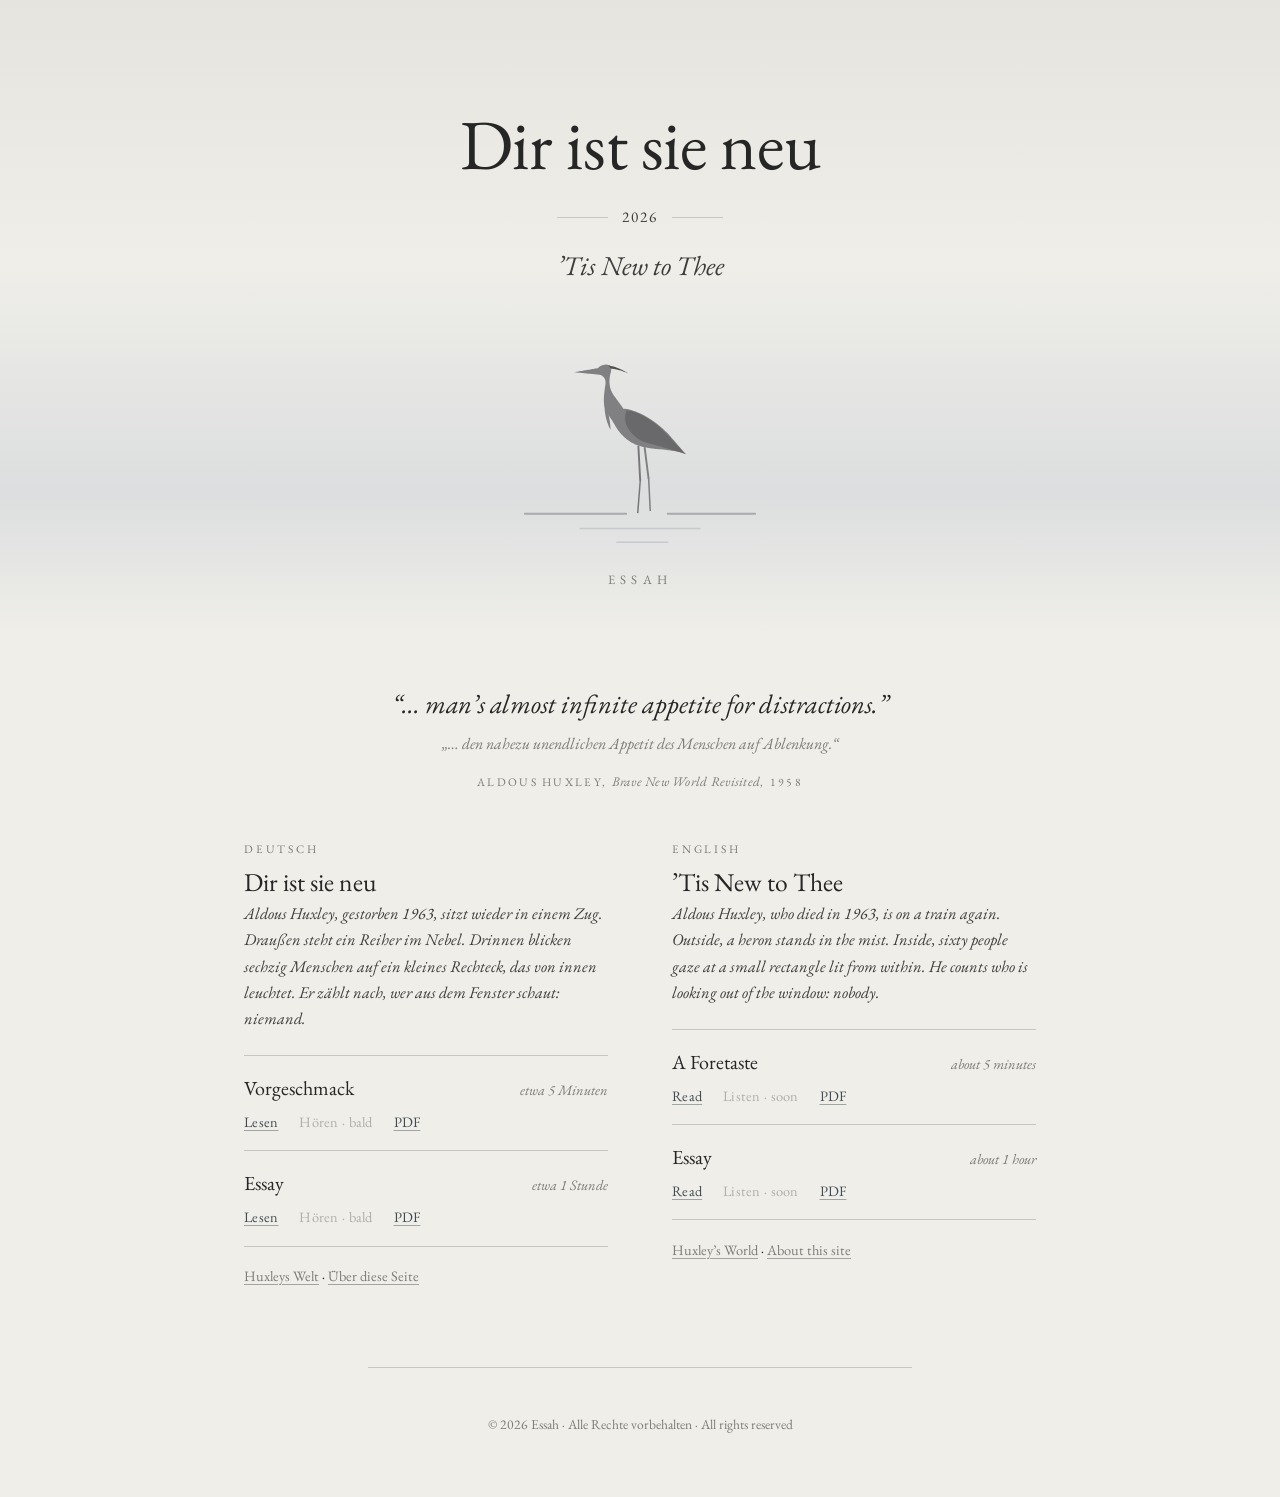
<file: index.html>
<!doctype html>
<html lang="de">
<head>
<meta charset="utf-8">
<meta name="viewport" content="width=device-width, initial-scale=1">
<title>Dir ist sie neu · ’Tis New to Thee</title>
<meta name="description" content="Aldous Huxley kehrt zurück und findet die schöne neue Welt verwirklicht, nur bequemer. Ein Essay von Essah, auf Deutsch und Englisch. / Huxley returns to find his brave new world come true, only more comfortable.">
<meta name="author" content="Essah">
<meta name="tdm-reservation" content="1">
<meta name="color-scheme" content="light dark">
<link rel="canonical" href="https://essah101.github.io/huxley-is-back/">
<meta property="og:type" content="website">
<meta property="og:title" content="Dir ist sie neu · ’Tis New to Thee">
<meta property="og:description" content="Aldous Huxley kehrt zurück und findet die schöne neue Welt verwirklicht, nur bequemer. Ein Essay von Essah, auf Deutsch und Englisch. / Huxley returns to find his brave new world come true, only more comfortable.">
<meta property="og:url" content="https://essah101.github.io/huxley-is-back/">
<meta property="og:image" content="https://essah101.github.io/huxley-is-back/assets/img/og.jpg">
<meta property="og:image:width" content="1200">
<meta property="og:image:height" content="630">
<meta name="twitter:card" content="summary_large_image">
<link rel="icon" href="assets/img/favicon.svg" type="image/svg+xml">
<link rel="preload" href="assets/fonts/eb-garamond-latin-400-normal.woff2" as="font" type="font/woff2" crossorigin>
<link rel="stylesheet" href="assets/css/style.css">
</head>
<body class="page-home">
<a class="skip" href="#inhalt">Zum Text springen</a>
<main id="inhalt" class="home">
<header class="hero">
  <h1><span lang="de">Dir ist sie neu</span></h1>
  <p class="hero-year"><span>2026</span></p>
  <p class="hero-en" lang="en">’Tis New to Thee</p>
  <svg class="heron-hero" aria-hidden="true" focusable="false" xmlns="http://www.w3.org/2000/svg" viewBox="0 0 52.00 40.56" width="208" height="162"><path d="M27.21 18.88L28.09 25.85L28.05 25.87L28.39 32.74L28.06 32.75L27.72 25.88L27.67 25.90L26.79 18.93ZZ" fill="#808082"/><path d="M25.85 18.56L26.26 26.21L26.21 26.23L25.67 33.23L25.34 33.21L25.89 26.20L25.84 26.23L25.43 18.58ZZ" fill="#78787a"/><path d="M11.70 2.65L11.92 2.61L12.15 2.57L12.38 2.53L12.61 2.49L12.85 2.45L13.08 2.41L13.32 2.37L13.56 2.33L13.79 2.29L14.03 2.25L14.27 2.21L14.50 2.17L14.74 2.13L14.97 2.09L15.20 2.05L15.42 2.01L15.64 1.98L15.86 1.94L16.07 1.90L16.28 1.87L16.48 1.83L16.68 1.80L16.87 1.77L16.93 1.70L17.00 1.62L17.08 1.56L17.16 1.49L17.25 1.43L17.34 1.37L17.43 1.31L17.53 1.26L17.64 1.21L17.74 1.17L17.85 1.13L17.96 1.10L18.07 1.07L18.19 1.04L18.30 1.02L18.42 1.01L18.54 1.00L18.66 1.00L18.78 1.00L18.90 1.02L19.01 1.03L19.13 1.06L19.25 1.09L19.31 1.12L19.36 1.16L19.42 1.20L19.47 1.25L19.51 1.30L19.55 1.35L19.59 1.40L19.62 1.46L19.65 1.53L19.68 1.59L19.70 1.66L19.72 1.73L19.73 1.81L19.74 1.89L19.75 1.97L19.75 2.05L19.75 2.13L19.74 2.22L19.73 2.31L19.72 2.40L19.70 2.50L19.68 2.59L19.66 2.69L19.61 2.85L19.57 3.03L19.53 3.20L19.50 3.38L19.47 3.56L19.44 3.75L19.42 3.94L19.40 4.13L19.39 4.32L19.38 4.52L19.38 4.71L19.39 4.91L19.40 5.11L19.42 5.31L19.44 5.51L19.47 5.70L19.51 5.90L19.56 6.10L19.61 6.29L19.68 6.48L19.75 6.67L19.84 6.86L19.93 7.04L20.03 7.21L20.13 7.37L20.23 7.53L20.33 7.69L20.44 7.85L20.55 8.00L20.66 8.16L20.77 8.31L20.88 8.46L20.99 8.61L21.10 8.76L21.21 8.91L21.32 9.06L21.43 9.20L21.54 9.35L21.65 9.50L21.76 9.65L21.86 9.80L21.97 9.95L22.07 10.11L22.18 10.26L22.28 10.42L22.38 10.58L22.72 10.60L23.08 10.64L23.46 10.71L23.85 10.80L24.25 10.91L24.66 11.04L25.08 11.19L25.52 11.37L25.96 11.56L26.40 11.77L26.85 12.01L27.31 12.26L27.77 12.53L28.23 12.82L28.69 13.13L29.15 13.45L29.61 13.80L30.07 14.16L30.52 14.53L30.97 14.92L31.41 15.33L31.84 15.75L32.27 16.19L32.43 16.36L32.58 16.54L32.74 16.72L32.89 16.90L33.04 17.07L33.20 17.25L33.35 17.43L33.50 17.60L33.66 17.78L33.81 17.96L33.96 18.13L34.11 18.31L34.26 18.49L34.40 18.66L34.55 18.84L34.70 19.01L34.84 19.19L34.98 19.36L35.12 19.54L35.26 19.71L35.40 19.89L35.54 20.06L35.67 20.23L35.43 20.17L35.18 20.11L34.93 20.06L34.68 20.00L34.43 19.95L34.17 19.90L33.92 19.85L33.66 19.81L33.41 19.76L33.15 19.72L32.89 19.68L32.63 19.64L32.37 19.60L32.10 19.57L31.84 19.53L31.58 19.50L31.31 19.47L31.05 19.44L30.78 19.41L30.52 19.39L30.25 19.36L29.99 19.34L29.72 19.31L29.41 19.29L29.10 19.26L28.80 19.23L28.50 19.20L28.20 19.16L27.90 19.11L27.60 19.06L27.31 19.01L27.02 18.95L26.74 18.88L26.46 18.81L26.18 18.74L25.91 18.65L25.64 18.56L25.37 18.47L25.11 18.37L24.86 18.26L24.61 18.14L24.36 18.02L24.12 17.89L23.88 17.75L23.65 17.60L23.43 17.44L23.25 17.31L23.08 17.17L22.92 17.03L22.75 16.89L22.59 16.75L22.44 16.60L22.29 16.45L22.14 16.30L22.00 16.14L21.86 15.99L21.72 15.83L21.59 15.67L21.46 15.51L21.33 15.34L21.21 15.17L21.09 15.00L20.97 14.83L20.86 14.66L20.75 14.49L20.64 14.31L20.54 14.13L20.43 13.95L20.34 13.77L20.24 13.60L20.13 13.43L20.03 13.26L19.92 13.10L19.81 12.93L19.70 12.76L19.59 12.60L19.48 12.44L19.37 12.27L19.26 12.11L19.16 11.94L19.05 11.77L18.95 11.60L18.85 11.43L18.76 11.26L18.67 11.08L18.59 10.91L18.51 10.72L18.44 10.54L18.37 10.35L18.32 10.16L18.27 9.96L18.23 9.76L18.20 9.58L18.19 9.39L18.17 9.20L18.16 9.01L18.16 8.81L18.16 8.62L18.16 8.42L18.16 8.22L18.17 8.02L18.19 7.82L18.20 7.62L18.22 7.42L18.24 7.21L18.26 7.01L18.29 6.81L18.31 6.61L18.34 6.41L18.36 6.22L18.39 6.02L18.42 5.83L18.45 5.64L18.47 5.46L18.50 5.27L18.51 5.14L18.52 5.01L18.52 4.88L18.52 4.76L18.50 4.64L18.49 4.52L18.46 4.41L18.43 4.30L18.39 4.19L18.35 4.09L18.30 3.99L18.24 3.90L18.18 3.81L18.11 3.72L18.04 3.64L17.96 3.57L17.88 3.50L17.79 3.43L17.70 3.37L17.60 3.32L17.50 3.27L17.39 3.23L17.28 3.20L17.04 3.18L16.79 3.15L16.55 3.13L16.30 3.11L16.06 3.08L15.81 3.06L15.56 3.04L15.31 3.01L15.06 2.99L14.81 2.96L14.56 2.94L14.31 2.91L14.07 2.89L13.82 2.87L13.57 2.84L13.33 2.82L13.09 2.79L12.85 2.77L12.61 2.75L12.38 2.72L12.15 2.70L11.92 2.68L11.70 2.65ZZ" fill="#808082"/><path d="M23.09 10.92L23.43 10.95L23.78 11.01L24.14 11.09L24.50 11.19L24.88 11.31L25.26 11.45L25.66 11.61L26.05 11.79L26.45 11.98L26.86 12.20L27.27 12.43L27.68 12.67L28.10 12.94L28.51 13.22L28.93 13.52L29.34 13.83L29.76 14.16L30.17 14.50L30.58 14.86L30.98 15.23L31.38 15.62L31.78 16.01L32.17 16.42L32.32 16.59L32.47 16.76L32.63 16.93L32.78 17.10L32.94 17.28L33.10 17.45L33.26 17.62L33.42 17.79L33.58 17.97L33.75 18.14L33.91 18.32L34.08 18.49L34.25 18.67L34.41 18.84L34.58 19.02L34.76 19.20L34.93 19.37L35.10 19.55L35.27 19.73L35.45 19.90L35.62 20.08L35.80 20.26L35.98 20.44L35.64 20.32L35.30 20.21L34.95 20.09L34.59 19.98L34.23 19.86L33.85 19.75L33.48 19.63L33.10 19.52L32.71 19.41L32.32 19.29L31.93 19.18L31.54 19.07L31.14 18.96L30.75 18.85L30.36 18.74L29.97 18.64L29.58 18.53L29.19 18.43L28.81 18.32L28.44 18.22L28.06 18.12L27.70 18.02L27.34 17.92L27.08 17.84L26.82 17.74L26.57 17.64L26.33 17.52L26.09 17.40L25.86 17.27L25.63 17.13L25.41 16.99L25.20 16.83L25.00 16.67L24.80 16.50L24.61 16.33L24.43 16.15L24.25 15.96L24.08 15.76L23.92 15.57L23.76 15.36L23.62 15.15L23.47 14.94L23.34 14.72L23.22 14.50L23.10 14.27L22.99 14.04L22.95 13.92L22.91 13.79L22.88 13.66L22.85 13.53L22.82 13.39L22.80 13.25L22.79 13.11L22.78 12.98L22.77 12.83L22.77 12.69L22.77 12.55L22.77 12.41L22.78 12.27L22.80 12.13L22.82 11.99L22.84 11.85L22.86 11.71L22.89 11.57L22.92 11.43L22.96 11.30L23.00 11.17L23.04 11.04L23.09 10.92ZZ" fill="#69696b"/><path d="M18.30 9.73L18.30 9.97L18.31 10.21L18.32 10.46L18.33 10.70L18.35 10.94L18.38 11.19L18.41 11.43L18.45 11.67L18.49 11.91L18.53 12.15L18.58 12.39L18.64 12.62L18.70 12.86L18.76 13.10L18.84 13.33L18.91 13.56L18.99 13.79L19.08 14.02L19.17 14.25L19.27 14.47L19.37 14.69L19.48 14.91L19.59 15.13L19.59 14.98L19.59 14.81L19.59 14.64L19.58 14.47L19.56 14.28L19.54 14.09L19.52 13.89L19.50 13.69L19.47 13.48L19.44 13.26L19.40 13.04L19.37 12.82L19.33 12.59L19.29 12.35L19.25 12.11L19.21 11.87L19.18 11.62L19.14 11.37L19.10 11.11L19.07 10.85L19.03 10.59L19.00 10.33L18.98 10.07ZZ" fill="#808082"/><path d="M19.18 1.19L19.36 1.22L19.53 1.25L19.71 1.29L19.89 1.33L20.07 1.37L20.25 1.42L20.43 1.47L20.61 1.53L20.79 1.59L20.97 1.66L21.15 1.73L21.33 1.80L21.52 1.88L21.70 1.96L21.89 2.04L22.08 2.13L22.26 2.23L22.45 2.33L22.65 2.43L22.84 2.54L23.03 2.65L23.23 2.77L23.43 2.89L23.24 2.81L23.05 2.74L22.87 2.67L22.68 2.60L22.50 2.53L22.32 2.47L22.15 2.41L21.97 2.35L21.80 2.30L21.63 2.25L21.46 2.20L21.30 2.16L21.13 2.12L20.97 2.08L20.81 2.04L20.66 2.01L20.51 1.98L20.36 1.96L20.21 1.93L20.07 1.91L19.93 1.90L19.79 1.88L19.66 1.87ZZ" fill="#525254"/><path d="M1.00 33.36L23.00 33.36" fill="none" stroke="#a8abad" stroke-width="0.4" stroke-linecap="round"/><path d="M32.00 33.36L51.00 33.36" fill="none" stroke="#a8abad" stroke-width="0.4" stroke-linecap="round"/><path d="M13.00 36.56L39.00 36.56" fill="none" stroke="#c7c9cc" stroke-width="0.35" stroke-linecap="round"/><path d="M21.00 39.56L32.00 39.56" fill="none" stroke="#c7c9cc" stroke-width="0.35" stroke-linecap="round"/></svg>
  <p class="hero-author">Essah</p>
</header>
<figure class="motto">
  <blockquote>
    <p lang="en">“… man’s almost infinite appetite for distractions.”</p>
    <p class="motto-de" lang="de">„… den nahezu unendlichen Appetit des Menschen auf Ablenkung.“</p>
  </blockquote>
  <figcaption>Aldous Huxley, <cite lang="en">Brave New World Revisited</cite>, 1958</figcaption>
</figure>
<div class="langs">
  <section class="lang-col" lang="de" aria-labelledby="h-de">
    <h2 id="h-de" class="kicker">Deutsch</h2>
    <p class="lang-title">Dir ist sie neu</p>
    <p class="lang-intro">Aldous Huxley, gestorben 1963, sitzt wieder in einem Zug. Draußen steht ein Reiher im Nebel. Drinnen blicken sechzig Menschen auf ein kleines Rechteck, das von innen leuchtet. Er zählt nach, wer aus dem Fenster schaut: niemand.</p>
    <ul class="choices">
    <li class="choice">
      <a class="choice-main" href="de/vorgeschmack.html"><span class="choice-name">Vorgeschmack</span><span class="choice-dur">etwa 5 Minuten</span></a>
      <span class="choice-links"><a href="de/vorgeschmack.html">Lesen</a><span class="is-disabled" aria-disabled="true" title="Hörfassung in Vorbereitung">Hören · bald</span><a href="assets/pdf/Dir-ist-sie-neu_Vorgeschmack_Essah.pdf" download>PDF</a></span>
    </li>
    <li class="choice">
      <a class="choice-main" href="de/essay.html"><span class="choice-name">Essay</span><span class="choice-dur">etwa 1 Stunde</span></a>
      <span class="choice-links"><a href="de/essay.html">Lesen</a><span class="is-disabled" aria-disabled="true" title="Hörfassung in Vorbereitung">Hören · bald</span><a href="assets/pdf/Dir-ist-sie-neu_Essah.pdf" download>PDF</a></span>
    </li>
    </ul>
    <p class="lang-about"><a href="de/hintergrund.html">Huxleys Welt</a> · <a href="de/ueber.html">Über diese Seite</a></p>
  </section>
  <section class="lang-col" lang="en" aria-labelledby="h-en">
    <h2 id="h-en" class="kicker">English</h2>
    <p class="lang-title">’Tis New to Thee</p>
    <p class="lang-intro">Aldous Huxley, who died in 1963, is on a train again. Outside, a heron stands in the mist. Inside, sixty people gaze at a small rectangle lit from within. He counts who is looking out of the window: nobody.</p>
    <ul class="choices">
    <li class="choice">
      <a class="choice-main" href="en/foretaste.html"><span class="choice-name">A Foretaste</span><span class="choice-dur">about 5 minutes</span></a>
      <span class="choice-links"><a href="en/foretaste.html">Read</a><span class="is-disabled" aria-disabled="true" title="Audio version in preparation">Listen · soon</span><a href="assets/pdf/Tis-New-to-Thee_A-Foretaste_Essah.pdf" download>PDF</a></span>
    </li>
    <li class="choice">
      <a class="choice-main" href="en/essay.html"><span class="choice-name">Essay</span><span class="choice-dur">about 1 hour</span></a>
      <span class="choice-links"><a href="en/essay.html">Read</a><span class="is-disabled" aria-disabled="true" title="Audio version in preparation">Listen · soon</span><a href="assets/pdf/Tis-New-to-Thee_Essah.pdf" download>PDF</a></span>
    </li>
    </ul>
    <p class="lang-about"><a href="en/background.html">Huxley’s World</a> · <a href="en/about.html">About this site</a></p>
  </section>
</div>
</main>
<footer class="site-footer">
  <p>© 2026 Essah · Alle Rechte vorbehalten · <span lang="en">All rights reserved</span></p>
</footer>
</body>
</html>
</file>
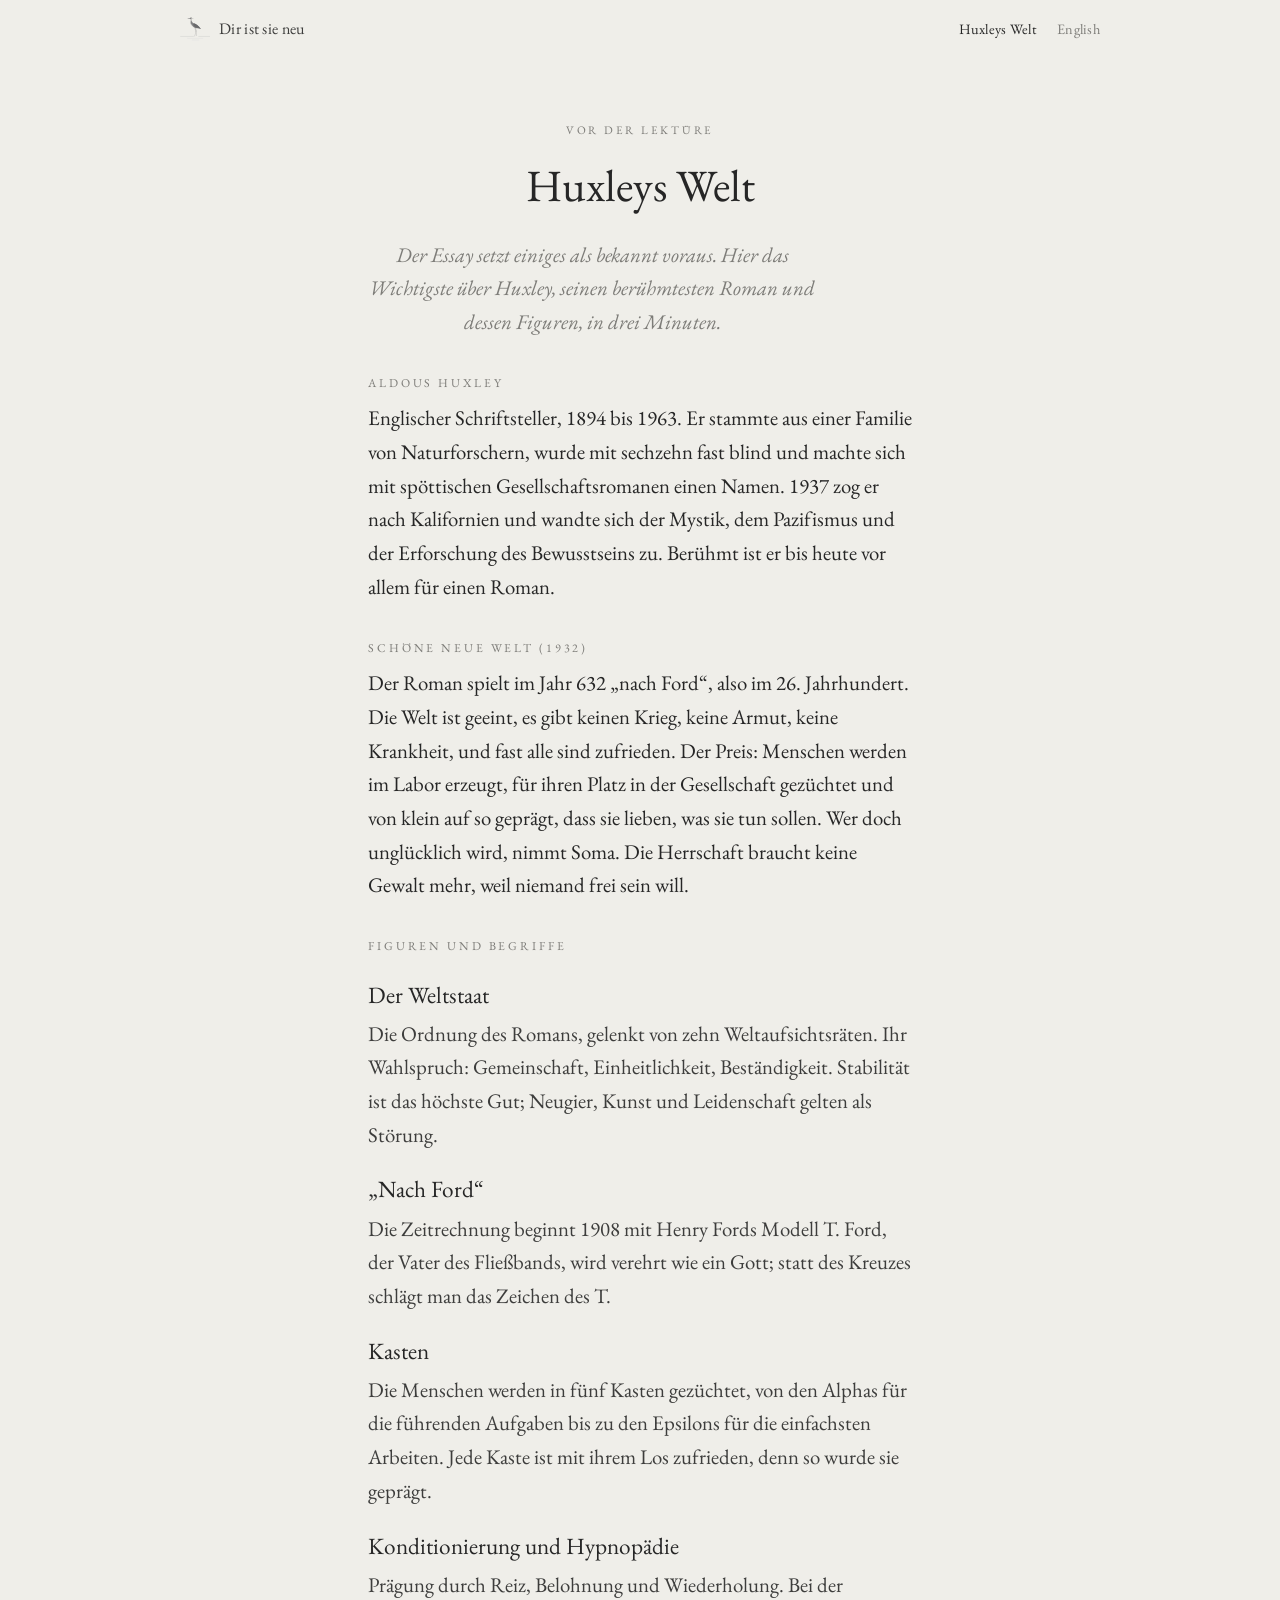
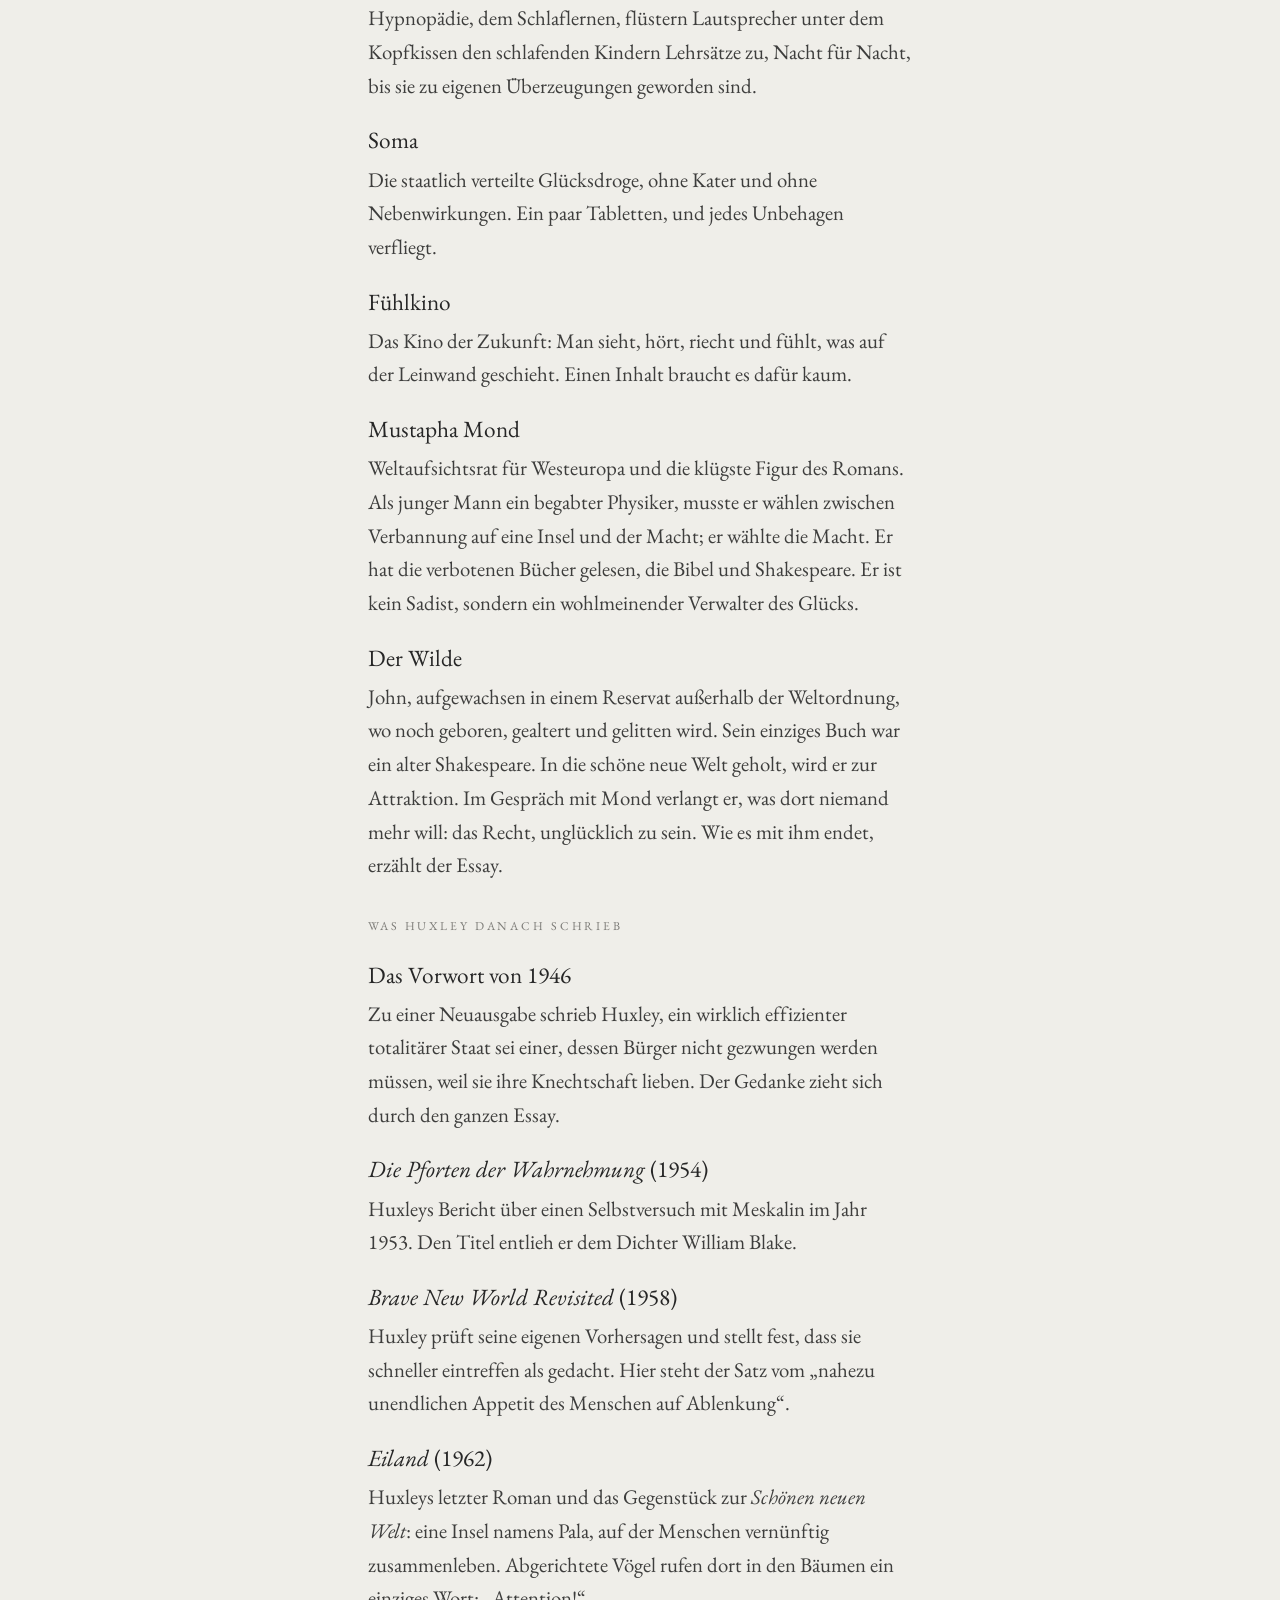
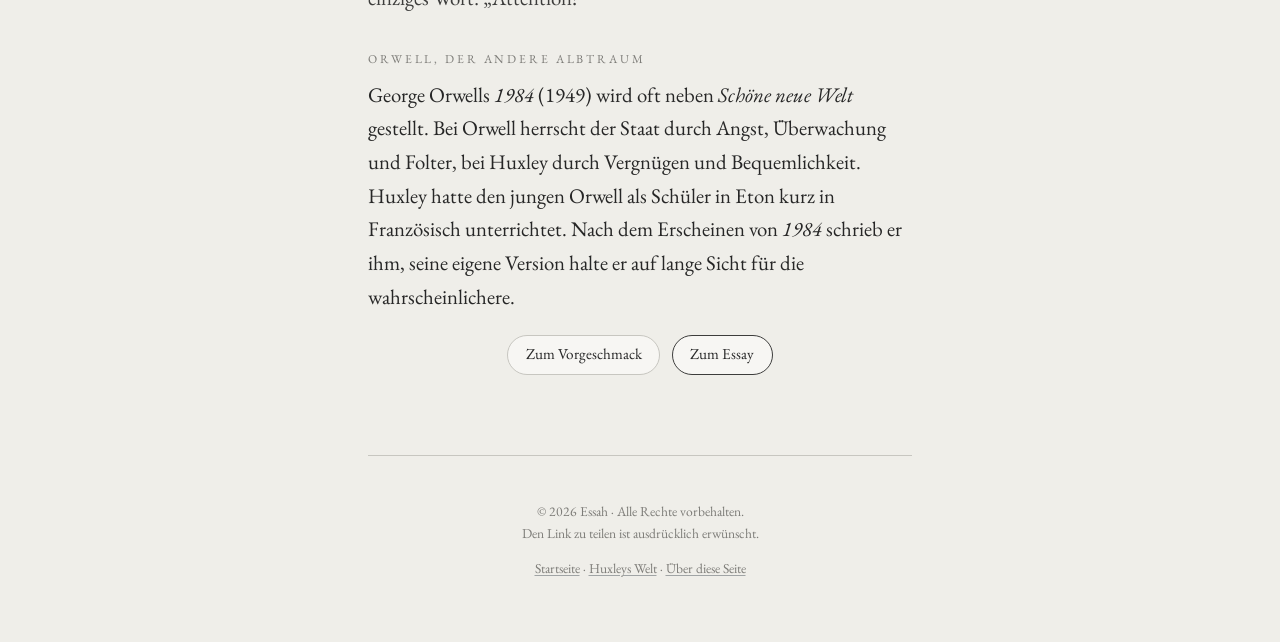
<file: de/hintergrund.html>
<!doctype html>
<html lang="de">
<head>
<meta charset="utf-8">
<meta name="viewport" content="width=device-width, initial-scale=1">
<title>Huxleys Welt – Dir ist sie neu</title>
<meta name="description" content="Kurzer Hintergrund zum Essay „Dir ist sie neu“: Aldous Huxley, Schöne neue Welt, Mustapha Mond, Soma, der Wilde und was danach kam.">
<meta name="author" content="Essah">
<meta name="tdm-reservation" content="1">
<meta name="color-scheme" content="light dark">
<link rel="canonical" href="https://essah101.github.io/huxley-is-back/de/hintergrund.html">
<link rel="alternate" hreflang="de" href="https://essah101.github.io/huxley-is-back/de/hintergrund.html">
<link rel="alternate" hreflang="en" href="https://essah101.github.io/huxley-is-back/en/background.html">
<meta property="og:type" content="website">
<meta property="og:title" content="Huxleys Welt – Dir ist sie neu">
<meta property="og:description" content="Kurzer Hintergrund zum Essay „Dir ist sie neu“: Aldous Huxley, Schöne neue Welt, Mustapha Mond, Soma, der Wilde und was danach kam.">
<meta property="og:url" content="https://essah101.github.io/huxley-is-back/de/hintergrund.html">
<meta property="og:image" content="https://essah101.github.io/huxley-is-back/assets/img/og.jpg">
<meta property="og:image:width" content="1200">
<meta property="og:image:height" content="630">
<meta name="twitter:card" content="summary_large_image">
<link rel="icon" href="../assets/img/favicon.svg" type="image/svg+xml">
<link rel="preload" href="../assets/fonts/eb-garamond-latin-400-normal.woff2" as="font" type="font/woff2" crossorigin>
<link rel="stylesheet" href="../assets/css/style.css">
</head>
<body class="page-background">
<a class="skip" href="#inhalt">Zum Text springen</a>
<header class="topbar">
  <a class="brand" href="../index.html" title="Startseite"><svg class="brand-heron" aria-hidden="true" focusable="false" xmlns="http://www.w3.org/2000/svg" viewBox="0 0 52.00 40.56" width="208" height="162"><path d="M27.21 18.88L28.09 25.85L28.05 25.87L28.39 32.74L28.06 32.75L27.72 25.88L27.67 25.90L26.79 18.93ZZ" fill="#808082"/><path d="M25.85 18.56L26.26 26.21L26.21 26.23L25.67 33.23L25.34 33.21L25.89 26.20L25.84 26.23L25.43 18.58ZZ" fill="#78787a"/><path d="M11.70 2.65L11.92 2.61L12.15 2.57L12.38 2.53L12.61 2.49L12.85 2.45L13.08 2.41L13.32 2.37L13.56 2.33L13.79 2.29L14.03 2.25L14.27 2.21L14.50 2.17L14.74 2.13L14.97 2.09L15.20 2.05L15.42 2.01L15.64 1.98L15.86 1.94L16.07 1.90L16.28 1.87L16.48 1.83L16.68 1.80L16.87 1.77L16.93 1.70L17.00 1.62L17.08 1.56L17.16 1.49L17.25 1.43L17.34 1.37L17.43 1.31L17.53 1.26L17.64 1.21L17.74 1.17L17.85 1.13L17.96 1.10L18.07 1.07L18.19 1.04L18.30 1.02L18.42 1.01L18.54 1.00L18.66 1.00L18.78 1.00L18.90 1.02L19.01 1.03L19.13 1.06L19.25 1.09L19.31 1.12L19.36 1.16L19.42 1.20L19.47 1.25L19.51 1.30L19.55 1.35L19.59 1.40L19.62 1.46L19.65 1.53L19.68 1.59L19.70 1.66L19.72 1.73L19.73 1.81L19.74 1.89L19.75 1.97L19.75 2.05L19.75 2.13L19.74 2.22L19.73 2.31L19.72 2.40L19.70 2.50L19.68 2.59L19.66 2.69L19.61 2.85L19.57 3.03L19.53 3.20L19.50 3.38L19.47 3.56L19.44 3.75L19.42 3.94L19.40 4.13L19.39 4.32L19.38 4.52L19.38 4.71L19.39 4.91L19.40 5.11L19.42 5.31L19.44 5.51L19.47 5.70L19.51 5.90L19.56 6.10L19.61 6.29L19.68 6.48L19.75 6.67L19.84 6.86L19.93 7.04L20.03 7.21L20.13 7.37L20.23 7.53L20.33 7.69L20.44 7.85L20.55 8.00L20.66 8.16L20.77 8.31L20.88 8.46L20.99 8.61L21.10 8.76L21.21 8.91L21.32 9.06L21.43 9.20L21.54 9.35L21.65 9.50L21.76 9.65L21.86 9.80L21.97 9.95L22.07 10.11L22.18 10.26L22.28 10.42L22.38 10.58L22.72 10.60L23.08 10.64L23.46 10.71L23.85 10.80L24.25 10.91L24.66 11.04L25.08 11.19L25.52 11.37L25.96 11.56L26.40 11.77L26.85 12.01L27.31 12.26L27.77 12.53L28.23 12.82L28.69 13.13L29.15 13.45L29.61 13.80L30.07 14.16L30.52 14.53L30.97 14.92L31.41 15.33L31.84 15.75L32.27 16.19L32.43 16.36L32.58 16.54L32.74 16.72L32.89 16.90L33.04 17.07L33.20 17.25L33.35 17.43L33.50 17.60L33.66 17.78L33.81 17.96L33.96 18.13L34.11 18.31L34.26 18.49L34.40 18.66L34.55 18.84L34.70 19.01L34.84 19.19L34.98 19.36L35.12 19.54L35.26 19.71L35.40 19.89L35.54 20.06L35.67 20.23L35.43 20.17L35.18 20.11L34.93 20.06L34.68 20.00L34.43 19.95L34.17 19.90L33.92 19.85L33.66 19.81L33.41 19.76L33.15 19.72L32.89 19.68L32.63 19.64L32.37 19.60L32.10 19.57L31.84 19.53L31.58 19.50L31.31 19.47L31.05 19.44L30.78 19.41L30.52 19.39L30.25 19.36L29.99 19.34L29.72 19.31L29.41 19.29L29.10 19.26L28.80 19.23L28.50 19.20L28.20 19.16L27.90 19.11L27.60 19.06L27.31 19.01L27.02 18.95L26.74 18.88L26.46 18.81L26.18 18.74L25.91 18.65L25.64 18.56L25.37 18.47L25.11 18.37L24.86 18.26L24.61 18.14L24.36 18.02L24.12 17.89L23.88 17.75L23.65 17.60L23.43 17.44L23.25 17.31L23.08 17.17L22.92 17.03L22.75 16.89L22.59 16.75L22.44 16.60L22.29 16.45L22.14 16.30L22.00 16.14L21.86 15.99L21.72 15.83L21.59 15.67L21.46 15.51L21.33 15.34L21.21 15.17L21.09 15.00L20.97 14.83L20.86 14.66L20.75 14.49L20.64 14.31L20.54 14.13L20.43 13.95L20.34 13.77L20.24 13.60L20.13 13.43L20.03 13.26L19.92 13.10L19.81 12.93L19.70 12.76L19.59 12.60L19.48 12.44L19.37 12.27L19.26 12.11L19.16 11.94L19.05 11.77L18.95 11.60L18.85 11.43L18.76 11.26L18.67 11.08L18.59 10.91L18.51 10.72L18.44 10.54L18.37 10.35L18.32 10.16L18.27 9.96L18.23 9.76L18.20 9.58L18.19 9.39L18.17 9.20L18.16 9.01L18.16 8.81L18.16 8.62L18.16 8.42L18.16 8.22L18.17 8.02L18.19 7.82L18.20 7.62L18.22 7.42L18.24 7.21L18.26 7.01L18.29 6.81L18.31 6.61L18.34 6.41L18.36 6.22L18.39 6.02L18.42 5.83L18.45 5.64L18.47 5.46L18.50 5.27L18.51 5.14L18.52 5.01L18.52 4.88L18.52 4.76L18.50 4.64L18.49 4.52L18.46 4.41L18.43 4.30L18.39 4.19L18.35 4.09L18.30 3.99L18.24 3.90L18.18 3.81L18.11 3.72L18.04 3.64L17.96 3.57L17.88 3.50L17.79 3.43L17.70 3.37L17.60 3.32L17.50 3.27L17.39 3.23L17.28 3.20L17.04 3.18L16.79 3.15L16.55 3.13L16.30 3.11L16.06 3.08L15.81 3.06L15.56 3.04L15.31 3.01L15.06 2.99L14.81 2.96L14.56 2.94L14.31 2.91L14.07 2.89L13.82 2.87L13.57 2.84L13.33 2.82L13.09 2.79L12.85 2.77L12.61 2.75L12.38 2.72L12.15 2.70L11.92 2.68L11.70 2.65ZZ" fill="#808082"/><path d="M23.09 10.92L23.43 10.95L23.78 11.01L24.14 11.09L24.50 11.19L24.88 11.31L25.26 11.45L25.66 11.61L26.05 11.79L26.45 11.98L26.86 12.20L27.27 12.43L27.68 12.67L28.10 12.94L28.51 13.22L28.93 13.52L29.34 13.83L29.76 14.16L30.17 14.50L30.58 14.86L30.98 15.23L31.38 15.62L31.78 16.01L32.17 16.42L32.32 16.59L32.47 16.76L32.63 16.93L32.78 17.10L32.94 17.28L33.10 17.45L33.26 17.62L33.42 17.79L33.58 17.97L33.75 18.14L33.91 18.32L34.08 18.49L34.25 18.67L34.41 18.84L34.58 19.02L34.76 19.20L34.93 19.37L35.10 19.55L35.27 19.73L35.45 19.90L35.62 20.08L35.80 20.26L35.98 20.44L35.64 20.32L35.30 20.21L34.95 20.09L34.59 19.98L34.23 19.86L33.85 19.75L33.48 19.63L33.10 19.52L32.71 19.41L32.32 19.29L31.93 19.18L31.54 19.07L31.14 18.96L30.75 18.85L30.36 18.74L29.97 18.64L29.58 18.53L29.19 18.43L28.81 18.32L28.44 18.22L28.06 18.12L27.70 18.02L27.34 17.92L27.08 17.84L26.82 17.74L26.57 17.64L26.33 17.52L26.09 17.40L25.86 17.27L25.63 17.13L25.41 16.99L25.20 16.83L25.00 16.67L24.80 16.50L24.61 16.33L24.43 16.15L24.25 15.96L24.08 15.76L23.92 15.57L23.76 15.36L23.62 15.15L23.47 14.94L23.34 14.72L23.22 14.50L23.10 14.27L22.99 14.04L22.95 13.92L22.91 13.79L22.88 13.66L22.85 13.53L22.82 13.39L22.80 13.25L22.79 13.11L22.78 12.98L22.77 12.83L22.77 12.69L22.77 12.55L22.77 12.41L22.78 12.27L22.80 12.13L22.82 11.99L22.84 11.85L22.86 11.71L22.89 11.57L22.92 11.43L22.96 11.30L23.00 11.17L23.04 11.04L23.09 10.92ZZ" fill="#69696b"/><path d="M18.30 9.73L18.30 9.97L18.31 10.21L18.32 10.46L18.33 10.70L18.35 10.94L18.38 11.19L18.41 11.43L18.45 11.67L18.49 11.91L18.53 12.15L18.58 12.39L18.64 12.62L18.70 12.86L18.76 13.10L18.84 13.33L18.91 13.56L18.99 13.79L19.08 14.02L19.17 14.25L19.27 14.47L19.37 14.69L19.48 14.91L19.59 15.13L19.59 14.98L19.59 14.81L19.59 14.64L19.58 14.47L19.56 14.28L19.54 14.09L19.52 13.89L19.50 13.69L19.47 13.48L19.44 13.26L19.40 13.04L19.37 12.82L19.33 12.59L19.29 12.35L19.25 12.11L19.21 11.87L19.18 11.62L19.14 11.37L19.10 11.11L19.07 10.85L19.03 10.59L19.00 10.33L18.98 10.07ZZ" fill="#808082"/><path d="M19.18 1.19L19.36 1.22L19.53 1.25L19.71 1.29L19.89 1.33L20.07 1.37L20.25 1.42L20.43 1.47L20.61 1.53L20.79 1.59L20.97 1.66L21.15 1.73L21.33 1.80L21.52 1.88L21.70 1.96L21.89 2.04L22.08 2.13L22.26 2.23L22.45 2.33L22.65 2.43L22.84 2.54L23.03 2.65L23.23 2.77L23.43 2.89L23.24 2.81L23.05 2.74L22.87 2.67L22.68 2.60L22.50 2.53L22.32 2.47L22.15 2.41L21.97 2.35L21.80 2.30L21.63 2.25L21.46 2.20L21.30 2.16L21.13 2.12L20.97 2.08L20.81 2.04L20.66 2.01L20.51 1.98L20.36 1.96L20.21 1.93L20.07 1.91L19.93 1.90L19.79 1.88L19.66 1.87ZZ" fill="#525254"/><path d="M1.00 33.36L23.00 33.36" fill="none" stroke="#a8abad" stroke-width="0.4" stroke-linecap="round"/><path d="M32.00 33.36L51.00 33.36" fill="none" stroke="#a8abad" stroke-width="0.4" stroke-linecap="round"/><path d="M13.00 36.56L39.00 36.56" fill="none" stroke="#c7c9cc" stroke-width="0.35" stroke-linecap="round"/><path d="M21.00 39.56L32.00 39.56" fill="none" stroke="#c7c9cc" stroke-width="0.35" stroke-linecap="round"/></svg><span>Dir ist sie neu</span></a>
  <nav><a href="../de/hintergrund.html" aria-current="page">Huxleys Welt</a><a href="../en/background.html" hreflang="en" lang="en">English</a></nav>
</header>
<main id="inhalt" class="reading">
<article class="prose about background">
<p class="kicker bg-kicker">Vor der Lektüre</p>
<h1>Huxleys Welt</h1>
<p class="bg-lead">Der Essay setzt einiges als bekannt voraus. Hier das Wichtigste über Huxley, seinen berühmtesten Roman und dessen Figuren, in drei Minuten.</p>

<h2>Aldous Huxley</h2>
<p>Englischer Schriftsteller, 1894 bis 1963. Er stammte aus einer Familie von Naturforschern, wurde mit sechzehn fast blind und machte sich mit spöttischen Gesellschaftsromanen einen Namen. 1937 zog er nach Kalifornien und wandte sich der Mystik, dem Pazifismus und der Erforschung des Bewusstseins zu. Berühmt ist er bis heute vor allem für einen Roman.</p>

<h2>Schöne neue Welt (1932)</h2>
<p>Der Roman spielt im Jahr 632 „nach Ford“, also im 26. Jahrhundert. Die Welt ist geeint, es gibt keinen Krieg, keine Armut, keine Krankheit, und fast alle sind zufrieden. Der Preis: Menschen werden im Labor erzeugt, für ihren Platz in der Gesellschaft gezüchtet und von klein auf so geprägt, dass sie lieben, was sie tun sollen. Wer doch unglücklich wird, nimmt Soma. Die Herrschaft braucht keine Gewalt mehr, weil niemand frei sein will.</p>

<h2>Figuren und Begriffe</h2>
<dl class="glossary">
<dt>Der Weltstaat</dt>
<dd>Die Ordnung des Romans, gelenkt von zehn Weltaufsichtsräten. Ihr Wahlspruch: Gemeinschaft, Einheitlichkeit, Beständigkeit. Stabilität ist das höchste Gut; Neugier, Kunst und Leidenschaft gelten als Störung.</dd>
<dt>„Nach Ford“</dt>
<dd>Die Zeitrechnung beginnt 1908 mit Henry Fords Modell T. Ford, der Vater des Fließbands, wird verehrt wie ein Gott; statt des Kreuzes schlägt man das Zeichen des T.</dd>
<dt>Kasten</dt>
<dd>Die Menschen werden in fünf Kasten gezüchtet, von den Alphas für die führenden Aufgaben bis zu den Epsilons für die einfachsten Arbeiten. Jede Kaste ist mit ihrem Los zufrieden, denn so wurde sie geprägt.</dd>
<dt>Konditionierung und Hypnopädie</dt>
<dd>Prägung durch Reiz, Belohnung und Wiederholung. Bei der Hypnopädie, dem Schlaflernen, flüstern Lautsprecher unter dem Kopfkissen den schlafenden Kindern Lehrsätze zu, Nacht für Nacht, bis sie zu eigenen Überzeugungen geworden sind.</dd>
<dt>Soma</dt>
<dd>Die staatlich verteilte Glücksdroge, ohne Kater und ohne Nebenwirkungen. Ein paar Tabletten, und jedes Unbehagen verfliegt.</dd>
<dt>Fühlkino</dt>
<dd>Das Kino der Zukunft: Man sieht, hört, riecht und fühlt, was auf der Leinwand geschieht. Einen Inhalt braucht es dafür kaum.</dd>
<dt>Mustapha Mond</dt>
<dd>Weltaufsichtsrat für Westeuropa und die klügste Figur des Romans. Als junger Mann ein begabter Physiker, musste er wählen zwischen Verbannung auf eine Insel und der Macht; er wählte die Macht. Er hat die verbotenen Bücher gelesen, die Bibel und Shakespeare. Er ist kein Sadist, sondern ein wohlmeinender Verwalter des Glücks.</dd>
<dt>Der Wilde</dt>
<dd>John, aufgewachsen in einem Reservat außerhalb der Weltordnung, wo noch geboren, gealtert und gelitten wird. Sein einziges Buch war ein alter Shakespeare. In die schöne neue Welt geholt, wird er zur Attraktion. Im Gespräch mit Mond verlangt er, was dort niemand mehr will: das Recht, unglücklich zu sein. Wie es mit ihm endet, erzählt der Essay.</dd>
</dl>

<h2>Was Huxley danach schrieb</h2>
<dl class="glossary">
<dt>Das Vorwort von 1946</dt>
<dd>Zu einer Neuausgabe schrieb Huxley, ein wirklich effizienter totalitärer Staat sei einer, dessen Bürger nicht gezwungen werden müssen, weil sie ihre Knechtschaft lieben. Der Gedanke zieht sich durch den ganzen Essay.</dd>
<dt><em>Die Pforten der Wahrnehmung</em> (1954)</dt>
<dd>Huxleys Bericht über einen Selbstversuch mit Meskalin im Jahr 1953. Den Titel entlieh er dem Dichter William Blake.</dd>
<dt><em>Brave New World Revisited</em> (1958)</dt>
<dd>Huxley prüft seine eigenen Vorhersagen und stellt fest, dass sie schneller eintreffen als gedacht. Hier steht der Satz vom „nahezu unendlichen Appetit des Menschen auf Ablenkung“.</dd>
<dt><em>Eiland</em> (1962)</dt>
<dd>Huxleys letzter Roman und das Gegenstück zur <em>Schönen neuen Welt</em>: eine Insel namens Pala, auf der Menschen vernünftig zusammenleben. Abgerichtete Vögel rufen dort in den Bäumen ein einziges Wort: <span lang="en">„Attention!“</span></dd>
</dl>

<h2>Orwell, der andere Albtraum</h2>
<p>George Orwells <em>1984</em> (1949) wird oft neben <em>Schöne neue Welt</em> gestellt. Bei Orwell herrscht der Staat durch Angst, Überwachung und Folter, bei Huxley durch Vergnügen und Bequemlichkeit. Huxley hatte den jungen Orwell als Schüler in Eton kurz in Französisch unterrichtet. Nach dem Erscheinen von <em>1984</em> schrieb er ihm, seine eigene Version halte er auf lange Sicht für die wahrscheinlichere.</p>

<p class="bg-cta"><a class="btn" href="vorgeschmack.html">Zum Vorgeschmack</a> <a class="btn btn-primary" href="essay.html">Zum Essay</a></p>
</article>
</main>
<footer class="site-footer">
  <p>© 2026 Essah · Alle Rechte vorbehalten.<br>Den Link zu teilen ist ausdrücklich erwünscht.</p>
  <p class="foot-links"><a href="../index.html">Startseite</a> · <a href="../de/hintergrund.html">Huxleys Welt</a> · <a href="../de/ueber.html">Über diese Seite</a></p>
</footer>
</body>
</html>
</file>
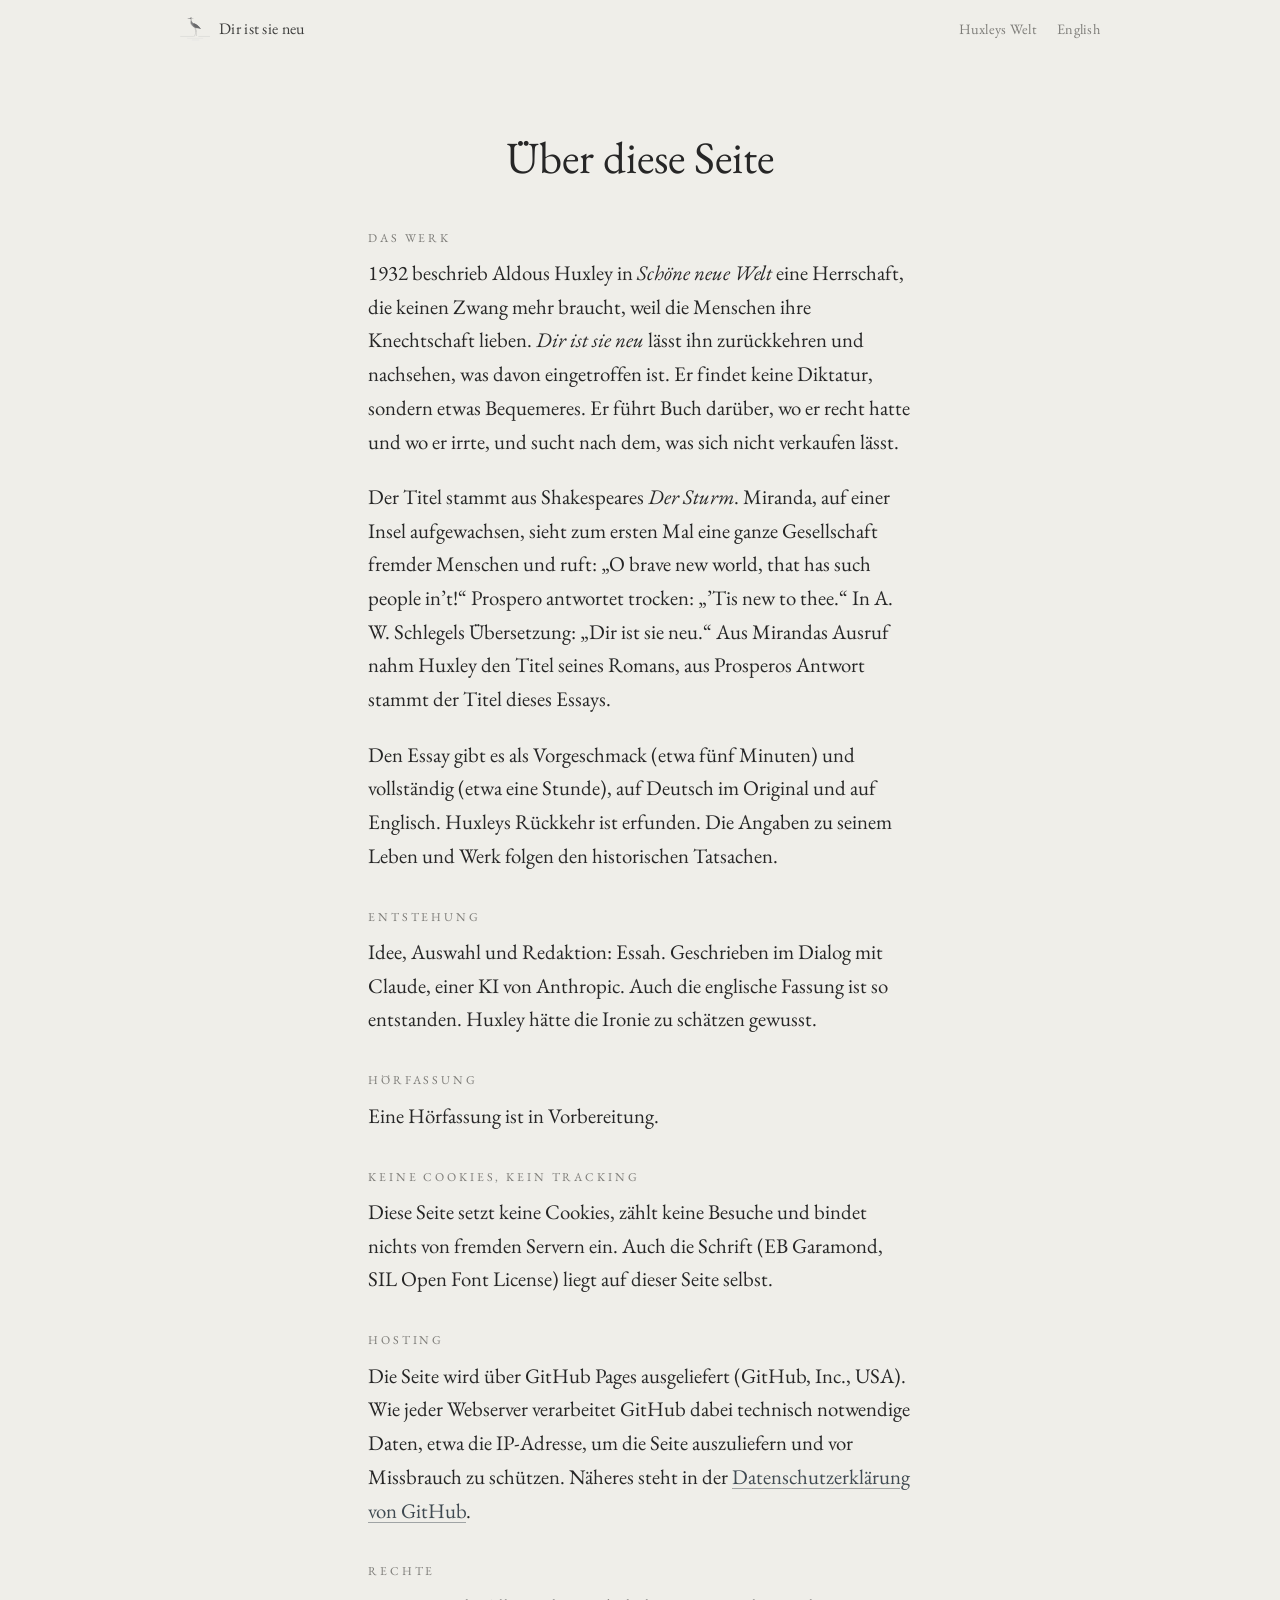
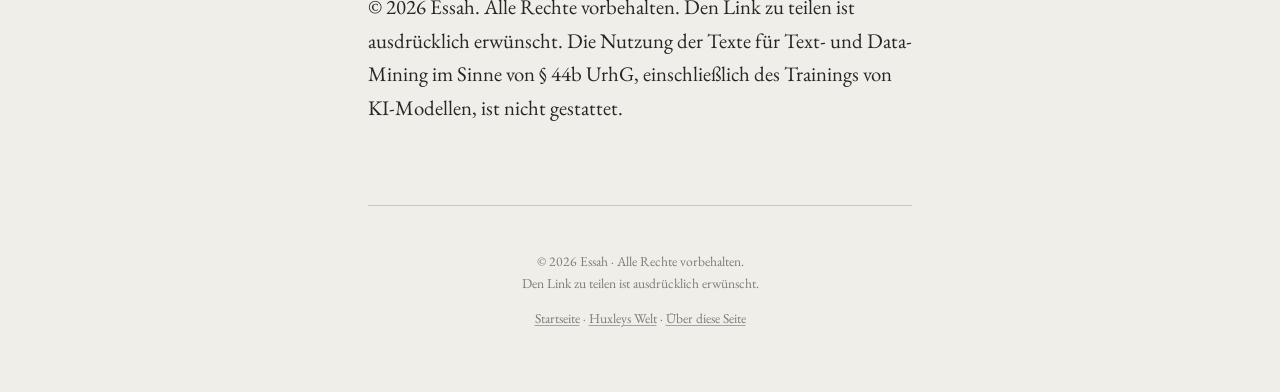
<file: de/ueber.html>
<!doctype html>
<html lang="de">
<head>
<meta charset="utf-8">
<meta name="viewport" content="width=device-width, initial-scale=1">
<title>Über diese Seite – Dir ist sie neu</title>
<meta name="description" content="Über die Website zum Essay „Dir ist sie neu“: Entstehung, keine Cookies, Hosting, Rechte.">
<meta name="author" content="Essah">
<meta name="tdm-reservation" content="1">
<meta name="color-scheme" content="light dark">
<link rel="canonical" href="https://essah101.github.io/huxley-is-back/de/ueber.html">
<link rel="alternate" hreflang="de" href="https://essah101.github.io/huxley-is-back/de/ueber.html">
<link rel="alternate" hreflang="en" href="https://essah101.github.io/huxley-is-back/en/about.html">
<meta property="og:type" content="website">
<meta property="og:title" content="Über diese Seite – Dir ist sie neu">
<meta property="og:description" content="Über die Website zum Essay „Dir ist sie neu“: Entstehung, keine Cookies, Hosting, Rechte.">
<meta property="og:url" content="https://essah101.github.io/huxley-is-back/de/ueber.html">
<meta property="og:image" content="https://essah101.github.io/huxley-is-back/assets/img/og.jpg">
<meta property="og:image:width" content="1200">
<meta property="og:image:height" content="630">
<meta name="twitter:card" content="summary_large_image">
<link rel="icon" href="../assets/img/favicon.svg" type="image/svg+xml">
<link rel="preload" href="../assets/fonts/eb-garamond-latin-400-normal.woff2" as="font" type="font/woff2" crossorigin>
<link rel="stylesheet" href="../assets/css/style.css">
</head>
<body class="page-about">
<a class="skip" href="#inhalt">Zum Text springen</a>
<header class="topbar">
  <a class="brand" href="../index.html" title="Startseite"><svg class="brand-heron" aria-hidden="true" focusable="false" xmlns="http://www.w3.org/2000/svg" viewBox="0 0 52.00 40.56" width="208" height="162"><path d="M27.21 18.88L28.09 25.85L28.05 25.87L28.39 32.74L28.06 32.75L27.72 25.88L27.67 25.90L26.79 18.93ZZ" fill="#808082"/><path d="M25.85 18.56L26.26 26.21L26.21 26.23L25.67 33.23L25.34 33.21L25.89 26.20L25.84 26.23L25.43 18.58ZZ" fill="#78787a"/><path d="M11.70 2.65L11.92 2.61L12.15 2.57L12.38 2.53L12.61 2.49L12.85 2.45L13.08 2.41L13.32 2.37L13.56 2.33L13.79 2.29L14.03 2.25L14.27 2.21L14.50 2.17L14.74 2.13L14.97 2.09L15.20 2.05L15.42 2.01L15.64 1.98L15.86 1.94L16.07 1.90L16.28 1.87L16.48 1.83L16.68 1.80L16.87 1.77L16.93 1.70L17.00 1.62L17.08 1.56L17.16 1.49L17.25 1.43L17.34 1.37L17.43 1.31L17.53 1.26L17.64 1.21L17.74 1.17L17.85 1.13L17.96 1.10L18.07 1.07L18.19 1.04L18.30 1.02L18.42 1.01L18.54 1.00L18.66 1.00L18.78 1.00L18.90 1.02L19.01 1.03L19.13 1.06L19.25 1.09L19.31 1.12L19.36 1.16L19.42 1.20L19.47 1.25L19.51 1.30L19.55 1.35L19.59 1.40L19.62 1.46L19.65 1.53L19.68 1.59L19.70 1.66L19.72 1.73L19.73 1.81L19.74 1.89L19.75 1.97L19.75 2.05L19.75 2.13L19.74 2.22L19.73 2.31L19.72 2.40L19.70 2.50L19.68 2.59L19.66 2.69L19.61 2.85L19.57 3.03L19.53 3.20L19.50 3.38L19.47 3.56L19.44 3.75L19.42 3.94L19.40 4.13L19.39 4.32L19.38 4.52L19.38 4.71L19.39 4.91L19.40 5.11L19.42 5.31L19.44 5.51L19.47 5.70L19.51 5.90L19.56 6.10L19.61 6.29L19.68 6.48L19.75 6.67L19.84 6.86L19.93 7.04L20.03 7.21L20.13 7.37L20.23 7.53L20.33 7.69L20.44 7.85L20.55 8.00L20.66 8.16L20.77 8.31L20.88 8.46L20.99 8.61L21.10 8.76L21.21 8.91L21.32 9.06L21.43 9.20L21.54 9.35L21.65 9.50L21.76 9.65L21.86 9.80L21.97 9.95L22.07 10.11L22.18 10.26L22.28 10.42L22.38 10.58L22.72 10.60L23.08 10.64L23.46 10.71L23.85 10.80L24.25 10.91L24.66 11.04L25.08 11.19L25.52 11.37L25.96 11.56L26.40 11.77L26.85 12.01L27.31 12.26L27.77 12.53L28.23 12.82L28.69 13.13L29.15 13.45L29.61 13.80L30.07 14.16L30.52 14.53L30.97 14.92L31.41 15.33L31.84 15.75L32.27 16.19L32.43 16.36L32.58 16.54L32.74 16.72L32.89 16.90L33.04 17.07L33.20 17.25L33.35 17.43L33.50 17.60L33.66 17.78L33.81 17.96L33.96 18.13L34.11 18.31L34.26 18.49L34.40 18.66L34.55 18.84L34.70 19.01L34.84 19.19L34.98 19.36L35.12 19.54L35.26 19.71L35.40 19.89L35.54 20.06L35.67 20.23L35.43 20.17L35.18 20.11L34.93 20.06L34.68 20.00L34.43 19.95L34.17 19.90L33.92 19.85L33.66 19.81L33.41 19.76L33.15 19.72L32.89 19.68L32.63 19.64L32.37 19.60L32.10 19.57L31.84 19.53L31.58 19.50L31.31 19.47L31.05 19.44L30.78 19.41L30.52 19.39L30.25 19.36L29.99 19.34L29.72 19.31L29.41 19.29L29.10 19.26L28.80 19.23L28.50 19.20L28.20 19.16L27.90 19.11L27.60 19.06L27.31 19.01L27.02 18.95L26.74 18.88L26.46 18.81L26.18 18.74L25.91 18.65L25.64 18.56L25.37 18.47L25.11 18.37L24.86 18.26L24.61 18.14L24.36 18.02L24.12 17.89L23.88 17.75L23.65 17.60L23.43 17.44L23.25 17.31L23.08 17.17L22.92 17.03L22.75 16.89L22.59 16.75L22.44 16.60L22.29 16.45L22.14 16.30L22.00 16.14L21.86 15.99L21.72 15.83L21.59 15.67L21.46 15.51L21.33 15.34L21.21 15.17L21.09 15.00L20.97 14.83L20.86 14.66L20.75 14.49L20.64 14.31L20.54 14.13L20.43 13.95L20.34 13.77L20.24 13.60L20.13 13.43L20.03 13.26L19.92 13.10L19.81 12.93L19.70 12.76L19.59 12.60L19.48 12.44L19.37 12.27L19.26 12.11L19.16 11.94L19.05 11.77L18.95 11.60L18.85 11.43L18.76 11.26L18.67 11.08L18.59 10.91L18.51 10.72L18.44 10.54L18.37 10.35L18.32 10.16L18.27 9.96L18.23 9.76L18.20 9.58L18.19 9.39L18.17 9.20L18.16 9.01L18.16 8.81L18.16 8.62L18.16 8.42L18.16 8.22L18.17 8.02L18.19 7.82L18.20 7.62L18.22 7.42L18.24 7.21L18.26 7.01L18.29 6.81L18.31 6.61L18.34 6.41L18.36 6.22L18.39 6.02L18.42 5.83L18.45 5.64L18.47 5.46L18.50 5.27L18.51 5.14L18.52 5.01L18.52 4.88L18.52 4.76L18.50 4.64L18.49 4.52L18.46 4.41L18.43 4.30L18.39 4.19L18.35 4.09L18.30 3.99L18.24 3.90L18.18 3.81L18.11 3.72L18.04 3.64L17.96 3.57L17.88 3.50L17.79 3.43L17.70 3.37L17.60 3.32L17.50 3.27L17.39 3.23L17.28 3.20L17.04 3.18L16.79 3.15L16.55 3.13L16.30 3.11L16.06 3.08L15.81 3.06L15.56 3.04L15.31 3.01L15.06 2.99L14.81 2.96L14.56 2.94L14.31 2.91L14.07 2.89L13.82 2.87L13.57 2.84L13.33 2.82L13.09 2.79L12.85 2.77L12.61 2.75L12.38 2.72L12.15 2.70L11.92 2.68L11.70 2.65ZZ" fill="#808082"/><path d="M23.09 10.92L23.43 10.95L23.78 11.01L24.14 11.09L24.50 11.19L24.88 11.31L25.26 11.45L25.66 11.61L26.05 11.79L26.45 11.98L26.86 12.20L27.27 12.43L27.68 12.67L28.10 12.94L28.51 13.22L28.93 13.52L29.34 13.83L29.76 14.16L30.17 14.50L30.58 14.86L30.98 15.23L31.38 15.62L31.78 16.01L32.17 16.42L32.32 16.59L32.47 16.76L32.63 16.93L32.78 17.10L32.94 17.28L33.10 17.45L33.26 17.62L33.42 17.79L33.58 17.97L33.75 18.14L33.91 18.32L34.08 18.49L34.25 18.67L34.41 18.84L34.58 19.02L34.76 19.20L34.93 19.37L35.10 19.55L35.27 19.73L35.45 19.90L35.62 20.08L35.80 20.26L35.98 20.44L35.64 20.32L35.30 20.21L34.95 20.09L34.59 19.98L34.23 19.86L33.85 19.75L33.48 19.63L33.10 19.52L32.71 19.41L32.32 19.29L31.93 19.18L31.54 19.07L31.14 18.96L30.75 18.85L30.36 18.74L29.97 18.64L29.58 18.53L29.19 18.43L28.81 18.32L28.44 18.22L28.06 18.12L27.70 18.02L27.34 17.92L27.08 17.84L26.82 17.74L26.57 17.64L26.33 17.52L26.09 17.40L25.86 17.27L25.63 17.13L25.41 16.99L25.20 16.83L25.00 16.67L24.80 16.50L24.61 16.33L24.43 16.15L24.25 15.96L24.08 15.76L23.92 15.57L23.76 15.36L23.62 15.15L23.47 14.94L23.34 14.72L23.22 14.50L23.10 14.27L22.99 14.04L22.95 13.92L22.91 13.79L22.88 13.66L22.85 13.53L22.82 13.39L22.80 13.25L22.79 13.11L22.78 12.98L22.77 12.83L22.77 12.69L22.77 12.55L22.77 12.41L22.78 12.27L22.80 12.13L22.82 11.99L22.84 11.85L22.86 11.71L22.89 11.57L22.92 11.43L22.96 11.30L23.00 11.17L23.04 11.04L23.09 10.92ZZ" fill="#69696b"/><path d="M18.30 9.73L18.30 9.97L18.31 10.21L18.32 10.46L18.33 10.70L18.35 10.94L18.38 11.19L18.41 11.43L18.45 11.67L18.49 11.91L18.53 12.15L18.58 12.39L18.64 12.62L18.70 12.86L18.76 13.10L18.84 13.33L18.91 13.56L18.99 13.79L19.08 14.02L19.17 14.25L19.27 14.47L19.37 14.69L19.48 14.91L19.59 15.13L19.59 14.98L19.59 14.81L19.59 14.64L19.58 14.47L19.56 14.28L19.54 14.09L19.52 13.89L19.50 13.69L19.47 13.48L19.44 13.26L19.40 13.04L19.37 12.82L19.33 12.59L19.29 12.35L19.25 12.11L19.21 11.87L19.18 11.62L19.14 11.37L19.10 11.11L19.07 10.85L19.03 10.59L19.00 10.33L18.98 10.07ZZ" fill="#808082"/><path d="M19.18 1.19L19.36 1.22L19.53 1.25L19.71 1.29L19.89 1.33L20.07 1.37L20.25 1.42L20.43 1.47L20.61 1.53L20.79 1.59L20.97 1.66L21.15 1.73L21.33 1.80L21.52 1.88L21.70 1.96L21.89 2.04L22.08 2.13L22.26 2.23L22.45 2.33L22.65 2.43L22.84 2.54L23.03 2.65L23.23 2.77L23.43 2.89L23.24 2.81L23.05 2.74L22.87 2.67L22.68 2.60L22.50 2.53L22.32 2.47L22.15 2.41L21.97 2.35L21.80 2.30L21.63 2.25L21.46 2.20L21.30 2.16L21.13 2.12L20.97 2.08L20.81 2.04L20.66 2.01L20.51 1.98L20.36 1.96L20.21 1.93L20.07 1.91L19.93 1.90L19.79 1.88L19.66 1.87ZZ" fill="#525254"/><path d="M1.00 33.36L23.00 33.36" fill="none" stroke="#a8abad" stroke-width="0.4" stroke-linecap="round"/><path d="M32.00 33.36L51.00 33.36" fill="none" stroke="#a8abad" stroke-width="0.4" stroke-linecap="round"/><path d="M13.00 36.56L39.00 36.56" fill="none" stroke="#c7c9cc" stroke-width="0.35" stroke-linecap="round"/><path d="M21.00 39.56L32.00 39.56" fill="none" stroke="#c7c9cc" stroke-width="0.35" stroke-linecap="round"/></svg><span>Dir ist sie neu</span></a>
  <nav><a href="../de/hintergrund.html">Huxleys Welt</a><a href="../en/about.html" hreflang="en" lang="en">English</a></nav>
</header>
<main id="inhalt" class="reading">
<article class="prose about">
<h1>Über diese Seite</h1>
<h2>Das Werk</h2>
<p>1932 beschrieb Aldous Huxley in <em>Schöne neue Welt</em> eine Herrschaft, die keinen Zwang mehr braucht, weil die Menschen ihre Knechtschaft lieben. <em>Dir ist sie neu</em> lässt ihn zurückkehren und nachsehen, was davon eingetroffen ist. Er findet keine Diktatur, sondern etwas Bequemeres. Er führt Buch darüber, wo er recht hatte und wo er irrte, und sucht nach dem, was sich nicht verkaufen lässt.</p>
<p>Der Titel stammt aus Shakespeares <em>Der Sturm</em>. Miranda, auf einer Insel aufgewachsen, sieht zum ersten Mal eine ganze Gesellschaft fremder Menschen und ruft: <span lang="en">„O brave new world, that has such people in’t!“</span> Prospero antwortet trocken: <span lang="en">„’Tis new to thee.“</span> In A. W. Schlegels Übersetzung: „Dir ist sie neu.“ Aus Mirandas Ausruf nahm Huxley den Titel seines Romans, aus Prosperos Antwort stammt der Titel dieses Essays.</p>
<p>Den Essay gibt es als Vorgeschmack (etwa fünf Minuten) und vollständig (etwa eine Stunde), auf Deutsch im Original und auf Englisch. Huxleys Rückkehr ist erfunden. Die Angaben zu seinem Leben und Werk folgen den historischen Tatsachen.</p>
<h2>Entstehung</h2>
<p>Idee, Auswahl und Redaktion: Essah. Geschrieben im Dialog mit Claude, einer KI von Anthropic. Auch die englische Fassung ist so entstanden. Huxley hätte die Ironie zu schätzen gewusst.</p>
<h2>Hörfassung</h2>
<p>Eine Hörfassung ist in Vorbereitung.</p>
<h2>Keine Cookies, kein Tracking</h2>
<p>Diese Seite setzt keine Cookies, zählt keine Besuche und bindet nichts von fremden Servern ein. Auch die Schrift (EB Garamond, SIL Open Font License) liegt auf dieser Seite selbst.</p>
<h2>Hosting</h2>
<p>Die Seite wird über GitHub Pages ausgeliefert (GitHub, Inc., USA). Wie jeder Webserver verarbeitet GitHub dabei technisch notwendige Daten, etwa die IP-Adresse, um die Seite auszuliefern und vor Missbrauch zu schützen. Näheres steht in der <a href="https://docs.github.com/de/site-policy/privacy-policies/github-general-privacy-statement">Datenschutzerklärung von GitHub</a>.</p>
<h2>Rechte</h2>
<p>© 2026 Essah. Alle Rechte vorbehalten. Den Link zu teilen ist ausdrücklich erwünscht. Die Nutzung der Texte für Text- und Data-Mining im Sinne von § 44b UrhG, einschließlich des Trainings von KI-Modellen, ist nicht gestattet.</p>
</article>
</main>
<footer class="site-footer">
  <p>© 2026 Essah · Alle Rechte vorbehalten.<br>Den Link zu teilen ist ausdrücklich erwünscht.</p>
  <p class="foot-links"><a href="../index.html">Startseite</a> · <a href="../de/hintergrund.html">Huxleys Welt</a> · <a href="../de/ueber.html">Über diese Seite</a></p>
</footer>
</body>
</html>
</file>
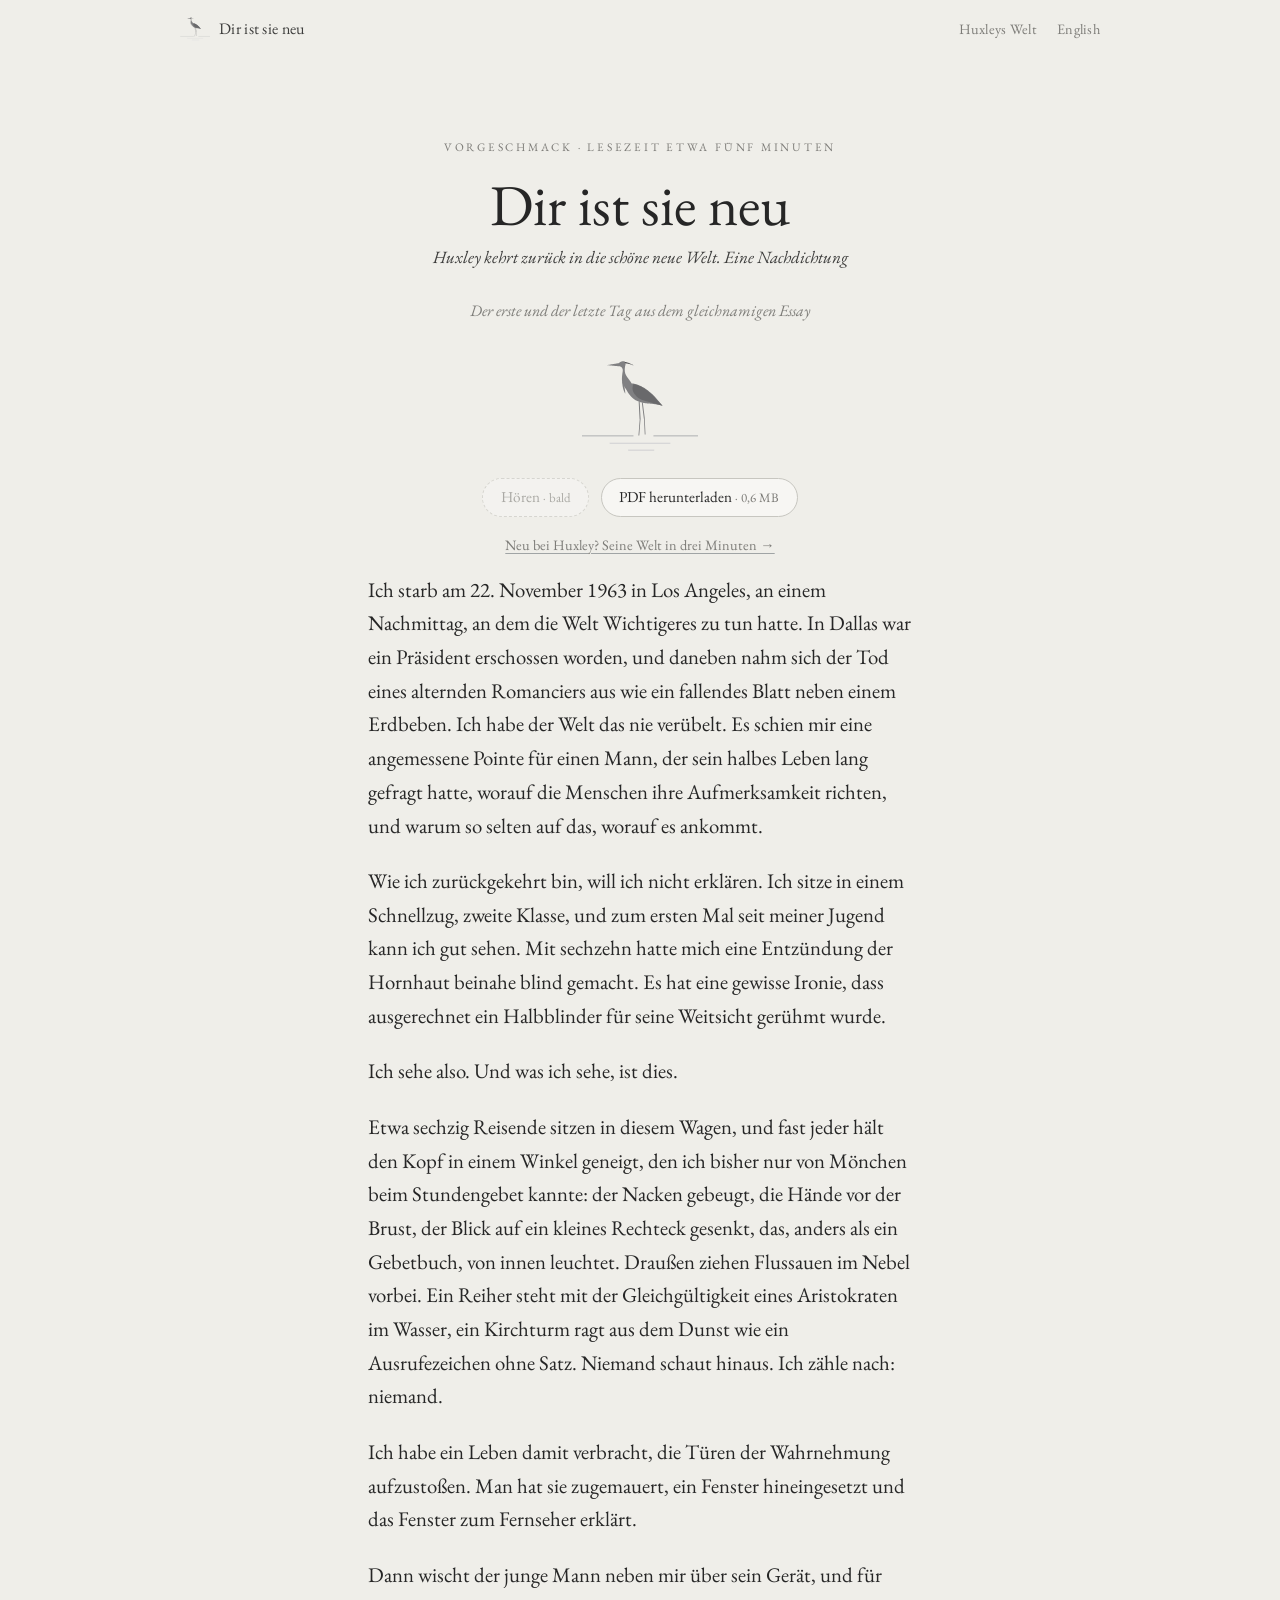
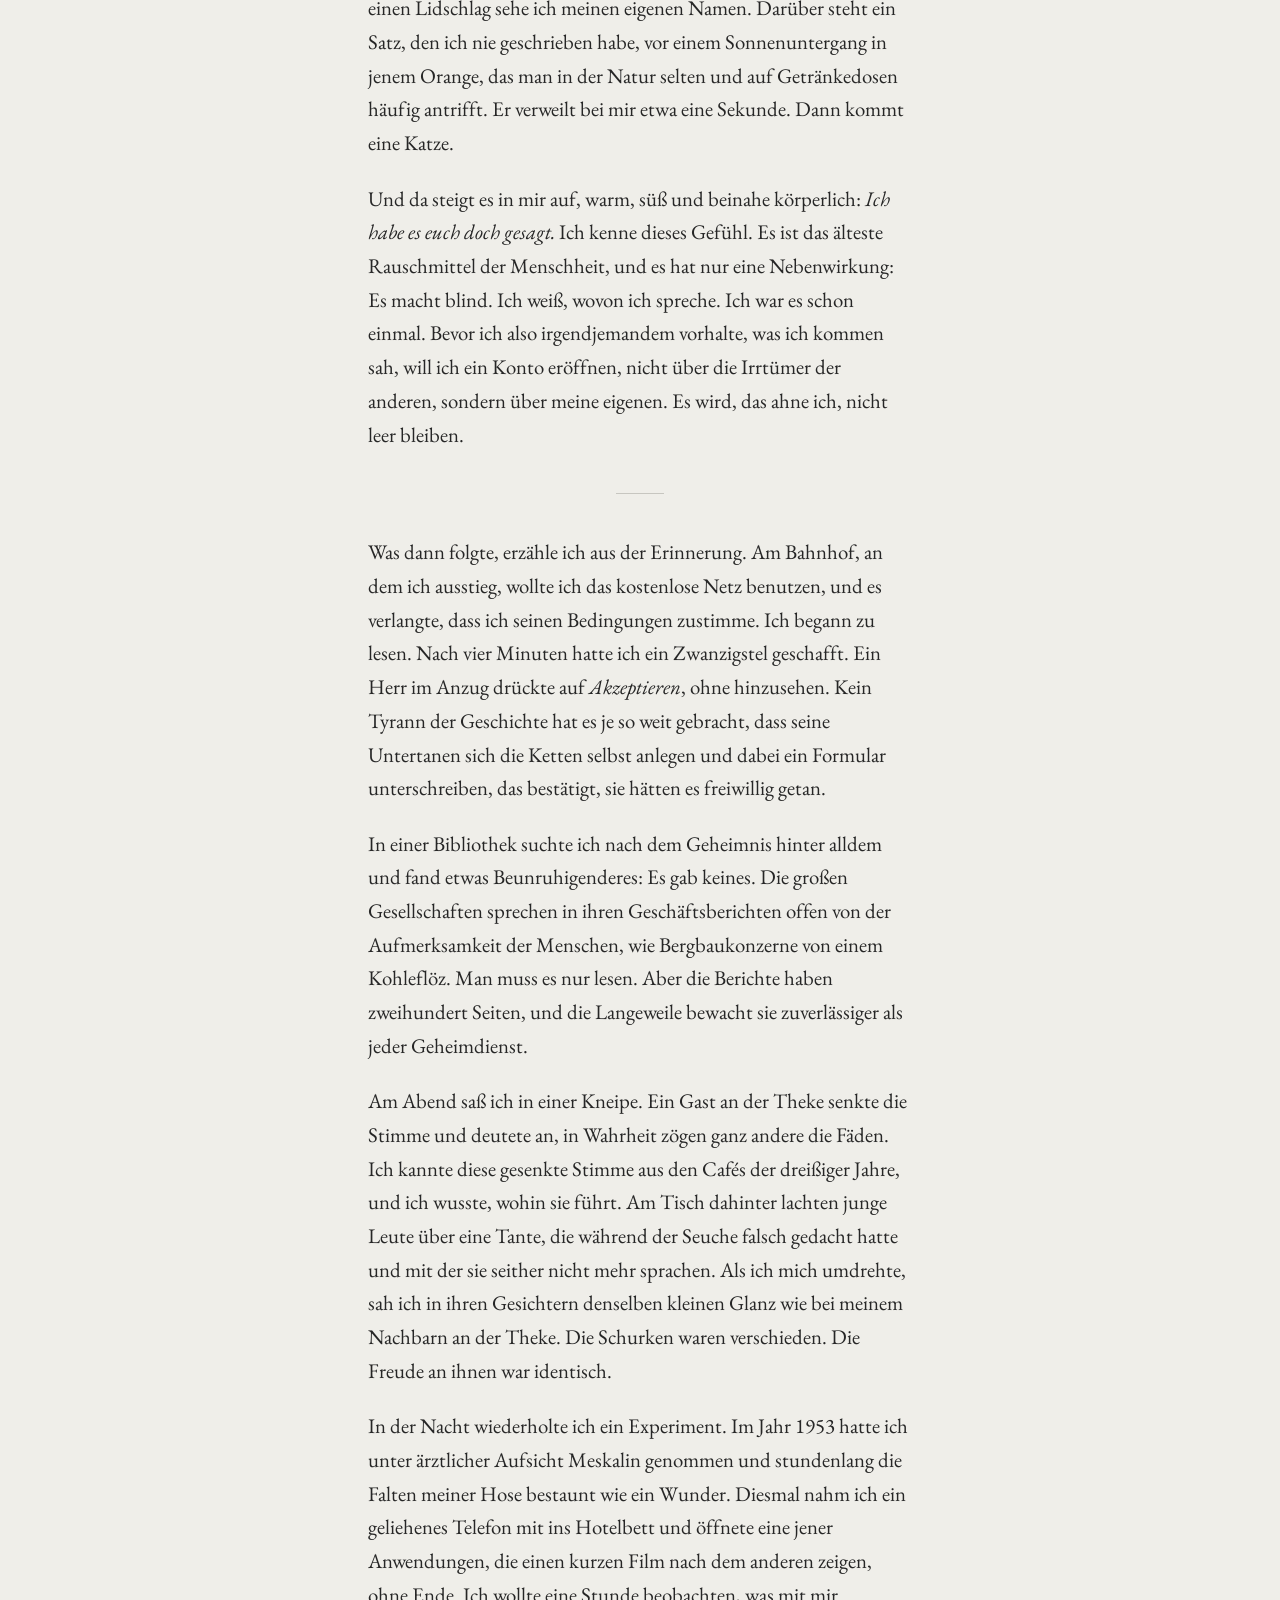
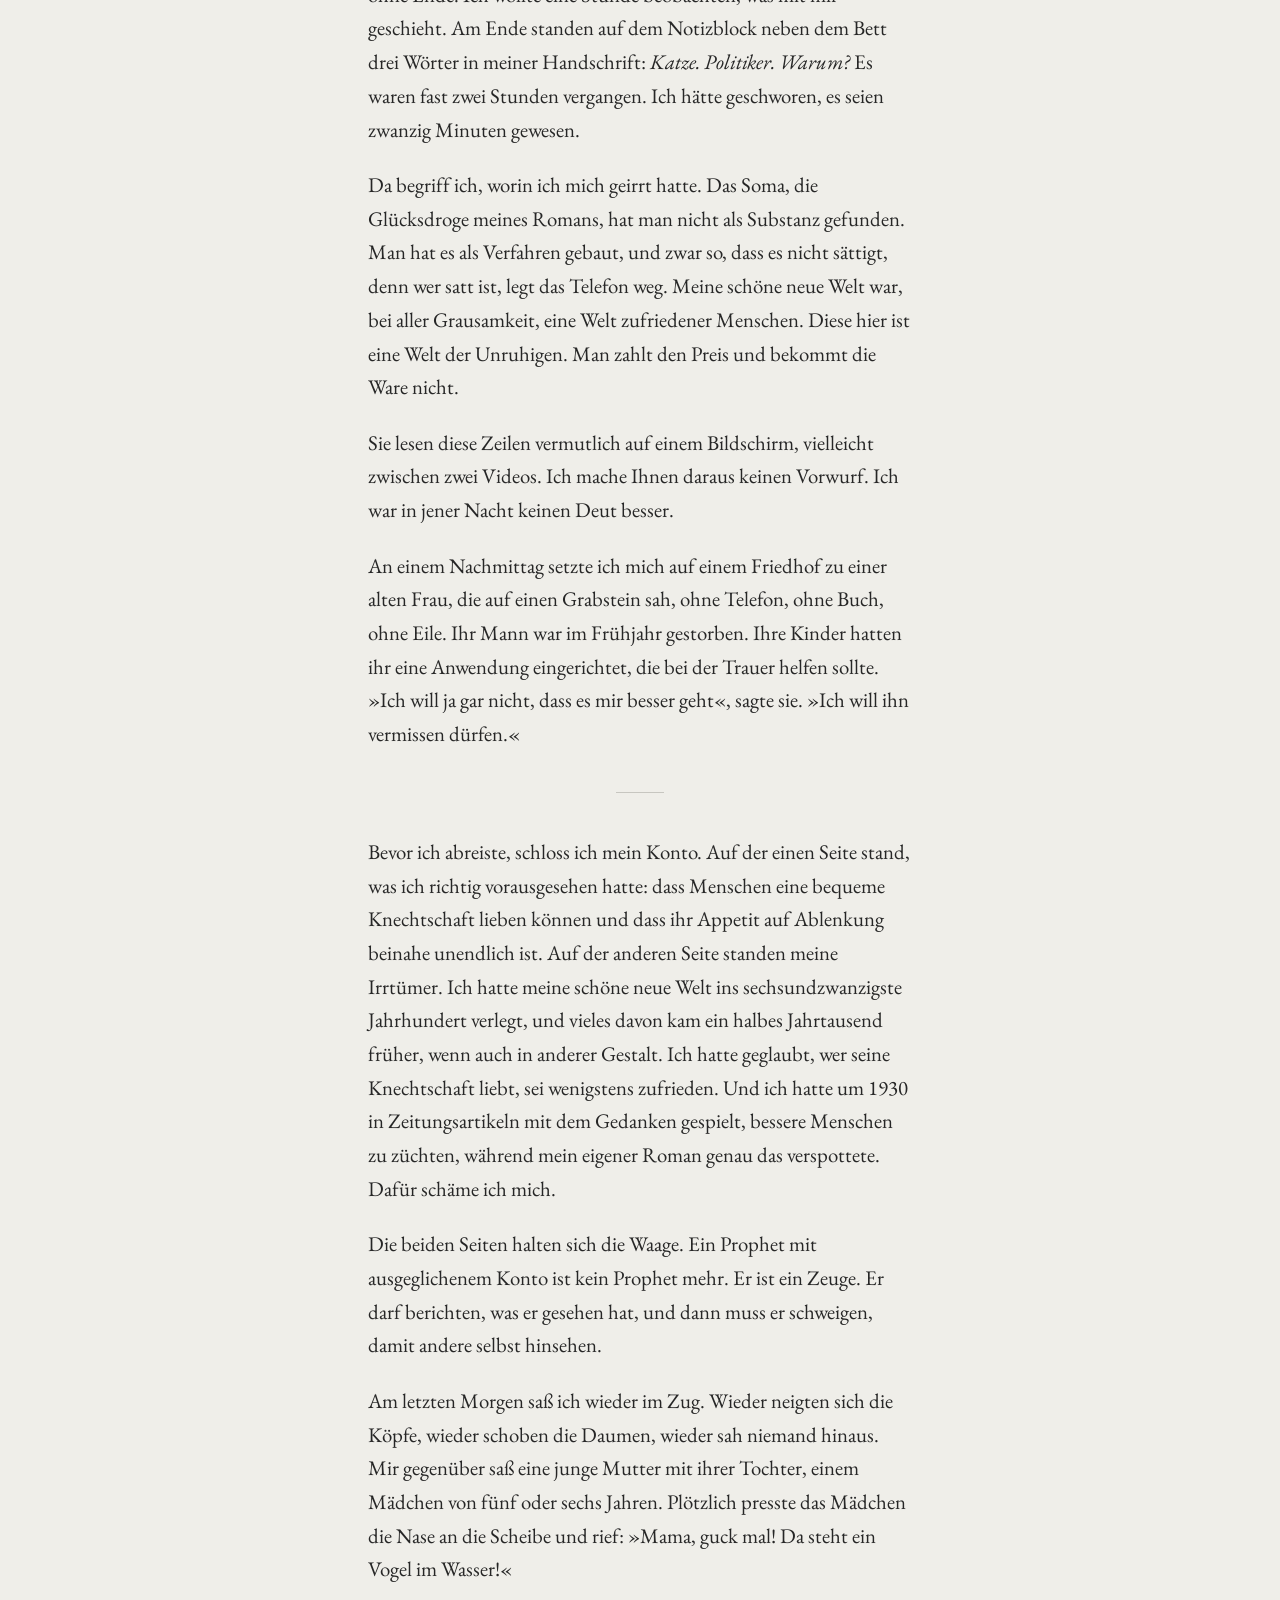
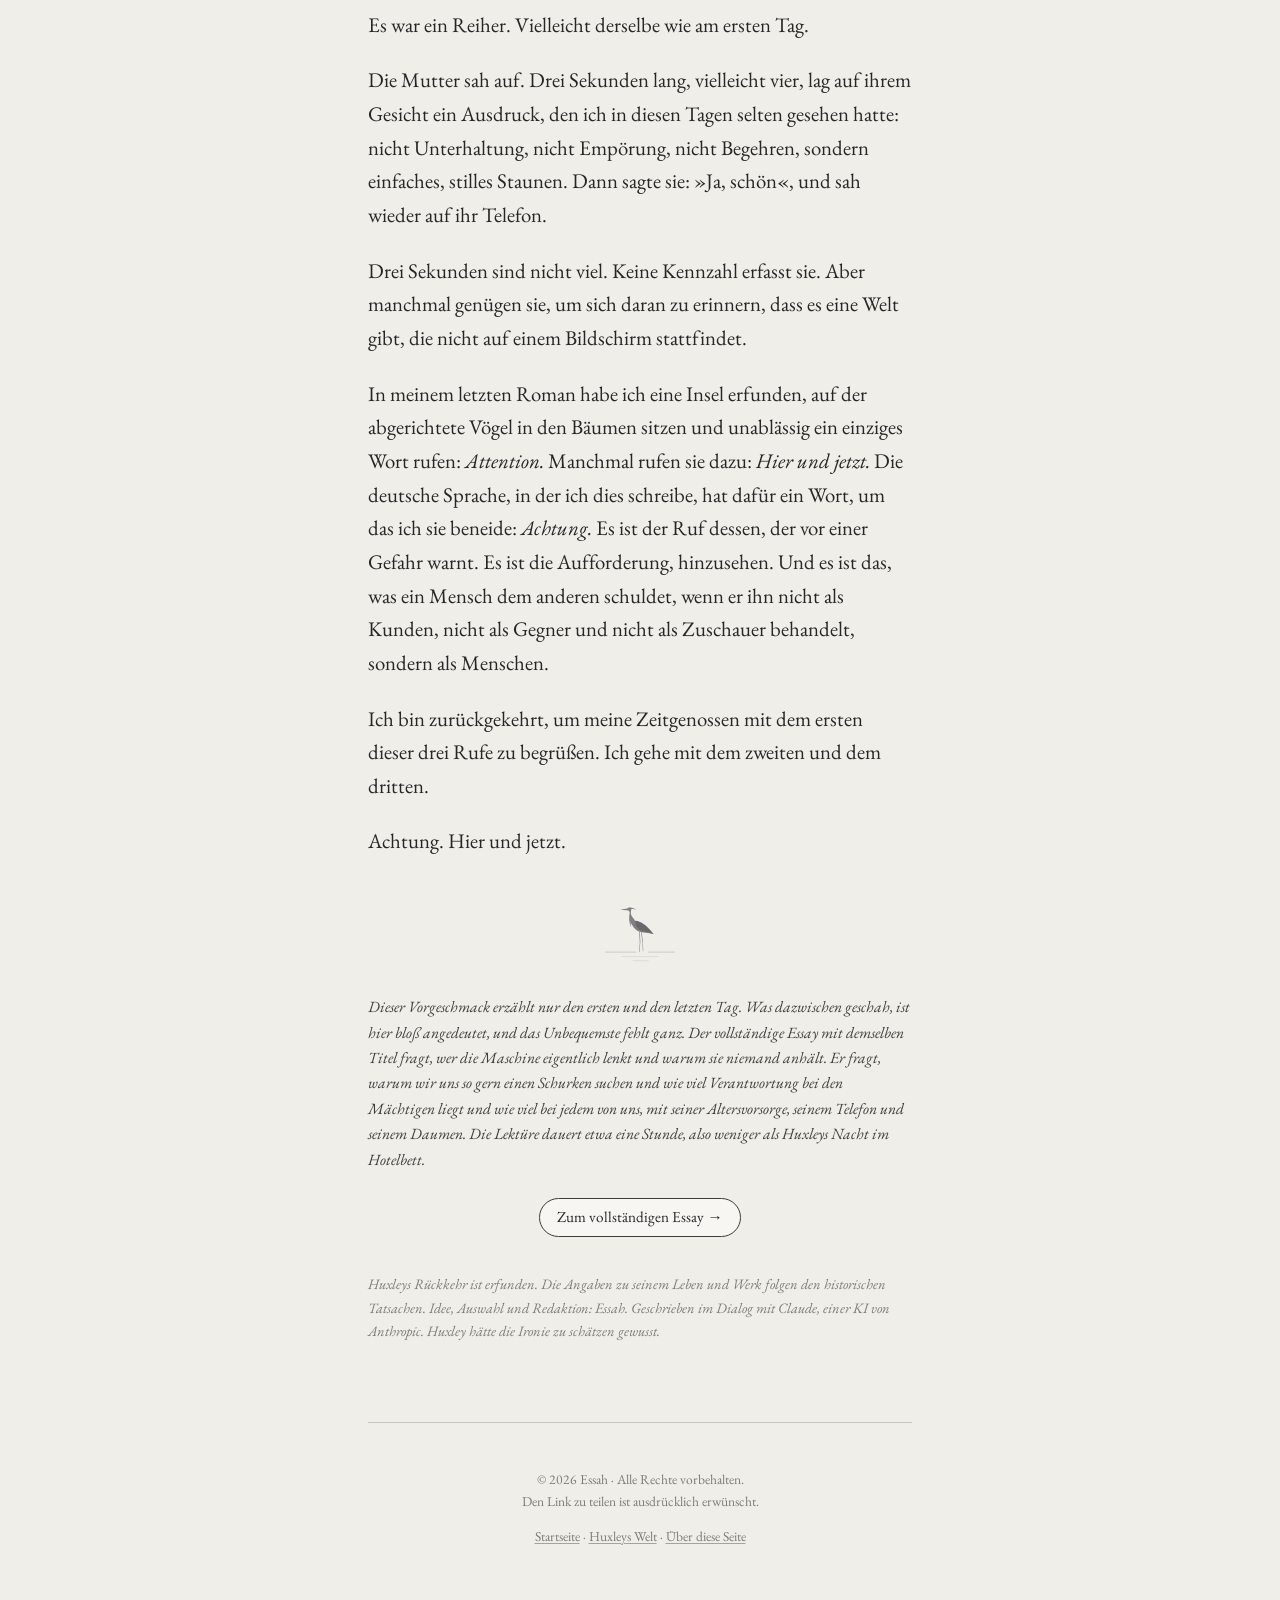
<file: de/vorgeschmack.html>
<!doctype html>
<html lang="de">
<head>
<meta charset="utf-8">
<meta name="viewport" content="width=device-width, initial-scale=1">
<title>Dir ist sie neu – Vorgeschmack</title>
<meta name="description" content="Der erste und der letzte Tag: Aldous Huxley kehrt in die Gegenwart zurück. Ein Vorgeschmack auf den Essay „Dir ist sie neu“, Lesezeit etwa fünf Minuten.">
<meta name="author" content="Essah">
<meta name="tdm-reservation" content="1">
<meta name="color-scheme" content="light dark">
<link rel="canonical" href="https://essah101.github.io/huxley-is-back/de/vorgeschmack.html">
<link rel="alternate" hreflang="de" href="https://essah101.github.io/huxley-is-back/de/vorgeschmack.html">
<link rel="alternate" hreflang="en" href="https://essah101.github.io/huxley-is-back/en/foretaste.html">
<meta property="og:type" content="article">
<meta property="og:title" content="Dir ist sie neu – Vorgeschmack">
<meta property="og:description" content="Der erste und der letzte Tag: Aldous Huxley kehrt in die Gegenwart zurück. Ein Vorgeschmack auf den Essay „Dir ist sie neu“, Lesezeit etwa fünf Minuten.">
<meta property="og:url" content="https://essah101.github.io/huxley-is-back/de/vorgeschmack.html">
<meta property="og:image" content="https://essah101.github.io/huxley-is-back/assets/img/og-de.jpg">
<meta property="og:image:width" content="1200">
<meta property="og:image:height" content="630">
<meta name="twitter:card" content="summary_large_image">
<link rel="icon" href="../assets/img/favicon.svg" type="image/svg+xml">
<link rel="preload" href="../assets/fonts/eb-garamond-latin-400-normal.woff2" as="font" type="font/woff2" crossorigin>
<link rel="stylesheet" href="../assets/css/style.css">
</head>
<body class="page-taste">
<a class="skip" href="#inhalt">Zum Text springen</a>
<header class="topbar">
  <a class="brand" href="../index.html" title="Startseite"><svg class="brand-heron" aria-hidden="true" focusable="false" xmlns="http://www.w3.org/2000/svg" viewBox="0 0 52.00 40.56" width="208" height="162"><path d="M27.21 18.88L28.09 25.85L28.05 25.87L28.39 32.74L28.06 32.75L27.72 25.88L27.67 25.90L26.79 18.93ZZ" fill="#808082"/><path d="M25.85 18.56L26.26 26.21L26.21 26.23L25.67 33.23L25.34 33.21L25.89 26.20L25.84 26.23L25.43 18.58ZZ" fill="#78787a"/><path d="M11.70 2.65L11.92 2.61L12.15 2.57L12.38 2.53L12.61 2.49L12.85 2.45L13.08 2.41L13.32 2.37L13.56 2.33L13.79 2.29L14.03 2.25L14.27 2.21L14.50 2.17L14.74 2.13L14.97 2.09L15.20 2.05L15.42 2.01L15.64 1.98L15.86 1.94L16.07 1.90L16.28 1.87L16.48 1.83L16.68 1.80L16.87 1.77L16.93 1.70L17.00 1.62L17.08 1.56L17.16 1.49L17.25 1.43L17.34 1.37L17.43 1.31L17.53 1.26L17.64 1.21L17.74 1.17L17.85 1.13L17.96 1.10L18.07 1.07L18.19 1.04L18.30 1.02L18.42 1.01L18.54 1.00L18.66 1.00L18.78 1.00L18.90 1.02L19.01 1.03L19.13 1.06L19.25 1.09L19.31 1.12L19.36 1.16L19.42 1.20L19.47 1.25L19.51 1.30L19.55 1.35L19.59 1.40L19.62 1.46L19.65 1.53L19.68 1.59L19.70 1.66L19.72 1.73L19.73 1.81L19.74 1.89L19.75 1.97L19.75 2.05L19.75 2.13L19.74 2.22L19.73 2.31L19.72 2.40L19.70 2.50L19.68 2.59L19.66 2.69L19.61 2.85L19.57 3.03L19.53 3.20L19.50 3.38L19.47 3.56L19.44 3.75L19.42 3.94L19.40 4.13L19.39 4.32L19.38 4.52L19.38 4.71L19.39 4.91L19.40 5.11L19.42 5.31L19.44 5.51L19.47 5.70L19.51 5.90L19.56 6.10L19.61 6.29L19.68 6.48L19.75 6.67L19.84 6.86L19.93 7.04L20.03 7.21L20.13 7.37L20.23 7.53L20.33 7.69L20.44 7.85L20.55 8.00L20.66 8.16L20.77 8.31L20.88 8.46L20.99 8.61L21.10 8.76L21.21 8.91L21.32 9.06L21.43 9.20L21.54 9.35L21.65 9.50L21.76 9.65L21.86 9.80L21.97 9.95L22.07 10.11L22.18 10.26L22.28 10.42L22.38 10.58L22.72 10.60L23.08 10.64L23.46 10.71L23.85 10.80L24.25 10.91L24.66 11.04L25.08 11.19L25.52 11.37L25.96 11.56L26.40 11.77L26.85 12.01L27.31 12.26L27.77 12.53L28.23 12.82L28.69 13.13L29.15 13.45L29.61 13.80L30.07 14.16L30.52 14.53L30.97 14.92L31.41 15.33L31.84 15.75L32.27 16.19L32.43 16.36L32.58 16.54L32.74 16.72L32.89 16.90L33.04 17.07L33.20 17.25L33.35 17.43L33.50 17.60L33.66 17.78L33.81 17.96L33.96 18.13L34.11 18.31L34.26 18.49L34.40 18.66L34.55 18.84L34.70 19.01L34.84 19.19L34.98 19.36L35.12 19.54L35.26 19.71L35.40 19.89L35.54 20.06L35.67 20.23L35.43 20.17L35.18 20.11L34.93 20.06L34.68 20.00L34.43 19.95L34.17 19.90L33.92 19.85L33.66 19.81L33.41 19.76L33.15 19.72L32.89 19.68L32.63 19.64L32.37 19.60L32.10 19.57L31.84 19.53L31.58 19.50L31.31 19.47L31.05 19.44L30.78 19.41L30.52 19.39L30.25 19.36L29.99 19.34L29.72 19.31L29.41 19.29L29.10 19.26L28.80 19.23L28.50 19.20L28.20 19.16L27.90 19.11L27.60 19.06L27.31 19.01L27.02 18.95L26.74 18.88L26.46 18.81L26.18 18.74L25.91 18.65L25.64 18.56L25.37 18.47L25.11 18.37L24.86 18.26L24.61 18.14L24.36 18.02L24.12 17.89L23.88 17.75L23.65 17.60L23.43 17.44L23.25 17.31L23.08 17.17L22.92 17.03L22.75 16.89L22.59 16.75L22.44 16.60L22.29 16.45L22.14 16.30L22.00 16.14L21.86 15.99L21.72 15.83L21.59 15.67L21.46 15.51L21.33 15.34L21.21 15.17L21.09 15.00L20.97 14.83L20.86 14.66L20.75 14.49L20.64 14.31L20.54 14.13L20.43 13.95L20.34 13.77L20.24 13.60L20.13 13.43L20.03 13.26L19.92 13.10L19.81 12.93L19.70 12.76L19.59 12.60L19.48 12.44L19.37 12.27L19.26 12.11L19.16 11.94L19.05 11.77L18.95 11.60L18.85 11.43L18.76 11.26L18.67 11.08L18.59 10.91L18.51 10.72L18.44 10.54L18.37 10.35L18.32 10.16L18.27 9.96L18.23 9.76L18.20 9.58L18.19 9.39L18.17 9.20L18.16 9.01L18.16 8.81L18.16 8.62L18.16 8.42L18.16 8.22L18.17 8.02L18.19 7.82L18.20 7.62L18.22 7.42L18.24 7.21L18.26 7.01L18.29 6.81L18.31 6.61L18.34 6.41L18.36 6.22L18.39 6.02L18.42 5.83L18.45 5.64L18.47 5.46L18.50 5.27L18.51 5.14L18.52 5.01L18.52 4.88L18.52 4.76L18.50 4.64L18.49 4.52L18.46 4.41L18.43 4.30L18.39 4.19L18.35 4.09L18.30 3.99L18.24 3.90L18.18 3.81L18.11 3.72L18.04 3.64L17.96 3.57L17.88 3.50L17.79 3.43L17.70 3.37L17.60 3.32L17.50 3.27L17.39 3.23L17.28 3.20L17.04 3.18L16.79 3.15L16.55 3.13L16.30 3.11L16.06 3.08L15.81 3.06L15.56 3.04L15.31 3.01L15.06 2.99L14.81 2.96L14.56 2.94L14.31 2.91L14.07 2.89L13.82 2.87L13.57 2.84L13.33 2.82L13.09 2.79L12.85 2.77L12.61 2.75L12.38 2.72L12.15 2.70L11.92 2.68L11.70 2.65ZZ" fill="#808082"/><path d="M23.09 10.92L23.43 10.95L23.78 11.01L24.14 11.09L24.50 11.19L24.88 11.31L25.26 11.45L25.66 11.61L26.05 11.79L26.45 11.98L26.86 12.20L27.27 12.43L27.68 12.67L28.10 12.94L28.51 13.22L28.93 13.52L29.34 13.83L29.76 14.16L30.17 14.50L30.58 14.86L30.98 15.23L31.38 15.62L31.78 16.01L32.17 16.42L32.32 16.59L32.47 16.76L32.63 16.93L32.78 17.10L32.94 17.28L33.10 17.45L33.26 17.62L33.42 17.79L33.58 17.97L33.75 18.14L33.91 18.32L34.08 18.49L34.25 18.67L34.41 18.84L34.58 19.02L34.76 19.20L34.93 19.37L35.10 19.55L35.27 19.73L35.45 19.90L35.62 20.08L35.80 20.26L35.98 20.44L35.64 20.32L35.30 20.21L34.95 20.09L34.59 19.98L34.23 19.86L33.85 19.75L33.48 19.63L33.10 19.52L32.71 19.41L32.32 19.29L31.93 19.18L31.54 19.07L31.14 18.96L30.75 18.85L30.36 18.74L29.97 18.64L29.58 18.53L29.19 18.43L28.81 18.32L28.44 18.22L28.06 18.12L27.70 18.02L27.34 17.92L27.08 17.84L26.82 17.74L26.57 17.64L26.33 17.52L26.09 17.40L25.86 17.27L25.63 17.13L25.41 16.99L25.20 16.83L25.00 16.67L24.80 16.50L24.61 16.33L24.43 16.15L24.25 15.96L24.08 15.76L23.92 15.57L23.76 15.36L23.62 15.15L23.47 14.94L23.34 14.72L23.22 14.50L23.10 14.27L22.99 14.04L22.95 13.92L22.91 13.79L22.88 13.66L22.85 13.53L22.82 13.39L22.80 13.25L22.79 13.11L22.78 12.98L22.77 12.83L22.77 12.69L22.77 12.55L22.77 12.41L22.78 12.27L22.80 12.13L22.82 11.99L22.84 11.85L22.86 11.71L22.89 11.57L22.92 11.43L22.96 11.30L23.00 11.17L23.04 11.04L23.09 10.92ZZ" fill="#69696b"/><path d="M18.30 9.73L18.30 9.97L18.31 10.21L18.32 10.46L18.33 10.70L18.35 10.94L18.38 11.19L18.41 11.43L18.45 11.67L18.49 11.91L18.53 12.15L18.58 12.39L18.64 12.62L18.70 12.86L18.76 13.10L18.84 13.33L18.91 13.56L18.99 13.79L19.08 14.02L19.17 14.25L19.27 14.47L19.37 14.69L19.48 14.91L19.59 15.13L19.59 14.98L19.59 14.81L19.59 14.64L19.58 14.47L19.56 14.28L19.54 14.09L19.52 13.89L19.50 13.69L19.47 13.48L19.44 13.26L19.40 13.04L19.37 12.82L19.33 12.59L19.29 12.35L19.25 12.11L19.21 11.87L19.18 11.62L19.14 11.37L19.10 11.11L19.07 10.85L19.03 10.59L19.00 10.33L18.98 10.07ZZ" fill="#808082"/><path d="M19.18 1.19L19.36 1.22L19.53 1.25L19.71 1.29L19.89 1.33L20.07 1.37L20.25 1.42L20.43 1.47L20.61 1.53L20.79 1.59L20.97 1.66L21.15 1.73L21.33 1.80L21.52 1.88L21.70 1.96L21.89 2.04L22.08 2.13L22.26 2.23L22.45 2.33L22.65 2.43L22.84 2.54L23.03 2.65L23.23 2.77L23.43 2.89L23.24 2.81L23.05 2.74L22.87 2.67L22.68 2.60L22.50 2.53L22.32 2.47L22.15 2.41L21.97 2.35L21.80 2.30L21.63 2.25L21.46 2.20L21.30 2.16L21.13 2.12L20.97 2.08L20.81 2.04L20.66 2.01L20.51 1.98L20.36 1.96L20.21 1.93L20.07 1.91L19.93 1.90L19.79 1.88L19.66 1.87ZZ" fill="#525254"/><path d="M1.00 33.36L23.00 33.36" fill="none" stroke="#a8abad" stroke-width="0.4" stroke-linecap="round"/><path d="M32.00 33.36L51.00 33.36" fill="none" stroke="#a8abad" stroke-width="0.4" stroke-linecap="round"/><path d="M13.00 36.56L39.00 36.56" fill="none" stroke="#c7c9cc" stroke-width="0.35" stroke-linecap="round"/><path d="M21.00 39.56L32.00 39.56" fill="none" stroke="#c7c9cc" stroke-width="0.35" stroke-linecap="round"/></svg><span>Dir ist sie neu</span></a>
  <nav><a href="../de/hintergrund.html">Huxleys Welt</a><a href="../en/foretaste.html" hreflang="en" lang="en">English</a></nav>
</header>
<main id="inhalt" class="reading">
<article>
<header class="masthead">
  <p class="kicker">Vorgeschmack · Lesezeit etwa fünf Minuten</p>
  <h1>Dir ist sie neu</h1>
  <p class="subtitle">Huxley kehrt zurück in die schöne neue Welt. Eine Nachdichtung</p>
  <p class="lead"><em>Der erste und der letzte Tag aus dem gleichnamigen Essay</em></p>
  <svg class="heron-mast" aria-hidden="true" focusable="false" xmlns="http://www.w3.org/2000/svg" viewBox="0 0 52.00 40.56" width="208" height="162"><path d="M27.21 18.88L28.09 25.85L28.05 25.87L28.39 32.74L28.06 32.75L27.72 25.88L27.67 25.90L26.79 18.93ZZ" fill="#808082"/><path d="M25.85 18.56L26.26 26.21L26.21 26.23L25.67 33.23L25.34 33.21L25.89 26.20L25.84 26.23L25.43 18.58ZZ" fill="#78787a"/><path d="M11.70 2.65L11.92 2.61L12.15 2.57L12.38 2.53L12.61 2.49L12.85 2.45L13.08 2.41L13.32 2.37L13.56 2.33L13.79 2.29L14.03 2.25L14.27 2.21L14.50 2.17L14.74 2.13L14.97 2.09L15.20 2.05L15.42 2.01L15.64 1.98L15.86 1.94L16.07 1.90L16.28 1.87L16.48 1.83L16.68 1.80L16.87 1.77L16.93 1.70L17.00 1.62L17.08 1.56L17.16 1.49L17.25 1.43L17.34 1.37L17.43 1.31L17.53 1.26L17.64 1.21L17.74 1.17L17.85 1.13L17.96 1.10L18.07 1.07L18.19 1.04L18.30 1.02L18.42 1.01L18.54 1.00L18.66 1.00L18.78 1.00L18.90 1.02L19.01 1.03L19.13 1.06L19.25 1.09L19.31 1.12L19.36 1.16L19.42 1.20L19.47 1.25L19.51 1.30L19.55 1.35L19.59 1.40L19.62 1.46L19.65 1.53L19.68 1.59L19.70 1.66L19.72 1.73L19.73 1.81L19.74 1.89L19.75 1.97L19.75 2.05L19.75 2.13L19.74 2.22L19.73 2.31L19.72 2.40L19.70 2.50L19.68 2.59L19.66 2.69L19.61 2.85L19.57 3.03L19.53 3.20L19.50 3.38L19.47 3.56L19.44 3.75L19.42 3.94L19.40 4.13L19.39 4.32L19.38 4.52L19.38 4.71L19.39 4.91L19.40 5.11L19.42 5.31L19.44 5.51L19.47 5.70L19.51 5.90L19.56 6.10L19.61 6.29L19.68 6.48L19.75 6.67L19.84 6.86L19.93 7.04L20.03 7.21L20.13 7.37L20.23 7.53L20.33 7.69L20.44 7.85L20.55 8.00L20.66 8.16L20.77 8.31L20.88 8.46L20.99 8.61L21.10 8.76L21.21 8.91L21.32 9.06L21.43 9.20L21.54 9.35L21.65 9.50L21.76 9.65L21.86 9.80L21.97 9.95L22.07 10.11L22.18 10.26L22.28 10.42L22.38 10.58L22.72 10.60L23.08 10.64L23.46 10.71L23.85 10.80L24.25 10.91L24.66 11.04L25.08 11.19L25.52 11.37L25.96 11.56L26.40 11.77L26.85 12.01L27.31 12.26L27.77 12.53L28.23 12.82L28.69 13.13L29.15 13.45L29.61 13.80L30.07 14.16L30.52 14.53L30.97 14.92L31.41 15.33L31.84 15.75L32.27 16.19L32.43 16.36L32.58 16.54L32.74 16.72L32.89 16.90L33.04 17.07L33.20 17.25L33.35 17.43L33.50 17.60L33.66 17.78L33.81 17.96L33.96 18.13L34.11 18.31L34.26 18.49L34.40 18.66L34.55 18.84L34.70 19.01L34.84 19.19L34.98 19.36L35.12 19.54L35.26 19.71L35.40 19.89L35.54 20.06L35.67 20.23L35.43 20.17L35.18 20.11L34.93 20.06L34.68 20.00L34.43 19.95L34.17 19.90L33.92 19.85L33.66 19.81L33.41 19.76L33.15 19.72L32.89 19.68L32.63 19.64L32.37 19.60L32.10 19.57L31.84 19.53L31.58 19.50L31.31 19.47L31.05 19.44L30.78 19.41L30.52 19.39L30.25 19.36L29.99 19.34L29.72 19.31L29.41 19.29L29.10 19.26L28.80 19.23L28.50 19.20L28.20 19.16L27.90 19.11L27.60 19.06L27.31 19.01L27.02 18.95L26.74 18.88L26.46 18.81L26.18 18.74L25.91 18.65L25.64 18.56L25.37 18.47L25.11 18.37L24.86 18.26L24.61 18.14L24.36 18.02L24.12 17.89L23.88 17.75L23.65 17.60L23.43 17.44L23.25 17.31L23.08 17.17L22.92 17.03L22.75 16.89L22.59 16.75L22.44 16.60L22.29 16.45L22.14 16.30L22.00 16.14L21.86 15.99L21.72 15.83L21.59 15.67L21.46 15.51L21.33 15.34L21.21 15.17L21.09 15.00L20.97 14.83L20.86 14.66L20.75 14.49L20.64 14.31L20.54 14.13L20.43 13.95L20.34 13.77L20.24 13.60L20.13 13.43L20.03 13.26L19.92 13.10L19.81 12.93L19.70 12.76L19.59 12.60L19.48 12.44L19.37 12.27L19.26 12.11L19.16 11.94L19.05 11.77L18.95 11.60L18.85 11.43L18.76 11.26L18.67 11.08L18.59 10.91L18.51 10.72L18.44 10.54L18.37 10.35L18.32 10.16L18.27 9.96L18.23 9.76L18.20 9.58L18.19 9.39L18.17 9.20L18.16 9.01L18.16 8.81L18.16 8.62L18.16 8.42L18.16 8.22L18.17 8.02L18.19 7.82L18.20 7.62L18.22 7.42L18.24 7.21L18.26 7.01L18.29 6.81L18.31 6.61L18.34 6.41L18.36 6.22L18.39 6.02L18.42 5.83L18.45 5.64L18.47 5.46L18.50 5.27L18.51 5.14L18.52 5.01L18.52 4.88L18.52 4.76L18.50 4.64L18.49 4.52L18.46 4.41L18.43 4.30L18.39 4.19L18.35 4.09L18.30 3.99L18.24 3.90L18.18 3.81L18.11 3.72L18.04 3.64L17.96 3.57L17.88 3.50L17.79 3.43L17.70 3.37L17.60 3.32L17.50 3.27L17.39 3.23L17.28 3.20L17.04 3.18L16.79 3.15L16.55 3.13L16.30 3.11L16.06 3.08L15.81 3.06L15.56 3.04L15.31 3.01L15.06 2.99L14.81 2.96L14.56 2.94L14.31 2.91L14.07 2.89L13.82 2.87L13.57 2.84L13.33 2.82L13.09 2.79L12.85 2.77L12.61 2.75L12.38 2.72L12.15 2.70L11.92 2.68L11.70 2.65ZZ" fill="#808082"/><path d="M23.09 10.92L23.43 10.95L23.78 11.01L24.14 11.09L24.50 11.19L24.88 11.31L25.26 11.45L25.66 11.61L26.05 11.79L26.45 11.98L26.86 12.20L27.27 12.43L27.68 12.67L28.10 12.94L28.51 13.22L28.93 13.52L29.34 13.83L29.76 14.16L30.17 14.50L30.58 14.86L30.98 15.23L31.38 15.62L31.78 16.01L32.17 16.42L32.32 16.59L32.47 16.76L32.63 16.93L32.78 17.10L32.94 17.28L33.10 17.45L33.26 17.62L33.42 17.79L33.58 17.97L33.75 18.14L33.91 18.32L34.08 18.49L34.25 18.67L34.41 18.84L34.58 19.02L34.76 19.20L34.93 19.37L35.10 19.55L35.27 19.73L35.45 19.90L35.62 20.08L35.80 20.26L35.98 20.44L35.64 20.32L35.30 20.21L34.95 20.09L34.59 19.98L34.23 19.86L33.85 19.75L33.48 19.63L33.10 19.52L32.71 19.41L32.32 19.29L31.93 19.18L31.54 19.07L31.14 18.96L30.75 18.85L30.36 18.74L29.97 18.64L29.58 18.53L29.19 18.43L28.81 18.32L28.44 18.22L28.06 18.12L27.70 18.02L27.34 17.92L27.08 17.84L26.82 17.74L26.57 17.64L26.33 17.52L26.09 17.40L25.86 17.27L25.63 17.13L25.41 16.99L25.20 16.83L25.00 16.67L24.80 16.50L24.61 16.33L24.43 16.15L24.25 15.96L24.08 15.76L23.92 15.57L23.76 15.36L23.62 15.15L23.47 14.94L23.34 14.72L23.22 14.50L23.10 14.27L22.99 14.04L22.95 13.92L22.91 13.79L22.88 13.66L22.85 13.53L22.82 13.39L22.80 13.25L22.79 13.11L22.78 12.98L22.77 12.83L22.77 12.69L22.77 12.55L22.77 12.41L22.78 12.27L22.80 12.13L22.82 11.99L22.84 11.85L22.86 11.71L22.89 11.57L22.92 11.43L22.96 11.30L23.00 11.17L23.04 11.04L23.09 10.92ZZ" fill="#69696b"/><path d="M18.30 9.73L18.30 9.97L18.31 10.21L18.32 10.46L18.33 10.70L18.35 10.94L18.38 11.19L18.41 11.43L18.45 11.67L18.49 11.91L18.53 12.15L18.58 12.39L18.64 12.62L18.70 12.86L18.76 13.10L18.84 13.33L18.91 13.56L18.99 13.79L19.08 14.02L19.17 14.25L19.27 14.47L19.37 14.69L19.48 14.91L19.59 15.13L19.59 14.98L19.59 14.81L19.59 14.64L19.58 14.47L19.56 14.28L19.54 14.09L19.52 13.89L19.50 13.69L19.47 13.48L19.44 13.26L19.40 13.04L19.37 12.82L19.33 12.59L19.29 12.35L19.25 12.11L19.21 11.87L19.18 11.62L19.14 11.37L19.10 11.11L19.07 10.85L19.03 10.59L19.00 10.33L18.98 10.07ZZ" fill="#808082"/><path d="M19.18 1.19L19.36 1.22L19.53 1.25L19.71 1.29L19.89 1.33L20.07 1.37L20.25 1.42L20.43 1.47L20.61 1.53L20.79 1.59L20.97 1.66L21.15 1.73L21.33 1.80L21.52 1.88L21.70 1.96L21.89 2.04L22.08 2.13L22.26 2.23L22.45 2.33L22.65 2.43L22.84 2.54L23.03 2.65L23.23 2.77L23.43 2.89L23.24 2.81L23.05 2.74L22.87 2.67L22.68 2.60L22.50 2.53L22.32 2.47L22.15 2.41L21.97 2.35L21.80 2.30L21.63 2.25L21.46 2.20L21.30 2.16L21.13 2.12L20.97 2.08L20.81 2.04L20.66 2.01L20.51 1.98L20.36 1.96L20.21 1.93L20.07 1.91L19.93 1.90L19.79 1.88L19.66 1.87ZZ" fill="#525254"/><path d="M1.00 33.36L23.00 33.36" fill="none" stroke="#a8abad" stroke-width="0.4" stroke-linecap="round"/><path d="M32.00 33.36L51.00 33.36" fill="none" stroke="#a8abad" stroke-width="0.4" stroke-linecap="round"/><path d="M13.00 36.56L39.00 36.56" fill="none" stroke="#c7c9cc" stroke-width="0.35" stroke-linecap="round"/><path d="M21.00 39.56L32.00 39.56" fill="none" stroke="#c7c9cc" stroke-width="0.35" stroke-linecap="round"/></svg>
  <div class="actions">
  <span class="btn btn-disabled" aria-disabled="true" title="Hörfassung in Vorbereitung">Hören <small>· bald</small></span>
  <a class="btn" href="../assets/pdf/Dir-ist-sie-neu_Vorgeschmack_Essah.pdf" download>PDF herunterladen <small>· 0,6 MB</small></a>
</div>
  <p class="bg-note"><a href="../de/hintergrund.html">Neu bei Huxley? Seine Welt in drei Minuten →</a></p>
</header>
<div class="prose">
<p>Ich starb am 22. November 1963 in Los Angeles, an einem Nachmittag, an dem die Welt Wichtigeres zu tun hatte. In Dallas war ein Präsident erschossen worden, und daneben nahm sich der Tod eines alternden Romanciers aus wie ein fallendes Blatt neben einem Erdbeben. Ich habe der Welt das nie verübelt. Es schien mir eine angemessene Pointe für einen Mann, der sein halbes Leben lang gefragt hatte, worauf die Menschen ihre Aufmerksamkeit richten, und warum so selten auf das, worauf es ankommt.</p>
<p>Wie ich zurückgekehrt bin, will ich nicht erklären. Ich sitze in einem Schnellzug, zweite Klasse, und zum ersten Mal seit meiner Jugend kann ich gut sehen. Mit sechzehn hatte mich eine Entzündung der Hornhaut beinahe blind gemacht. Es hat eine gewisse Ironie, dass ausgerechnet ein Halbblinder für seine Weitsicht gerühmt wurde.</p>
<p>Ich sehe also. Und was ich sehe, ist dies.</p>
<p>Etwa sechzig Reisende sitzen in diesem Wagen, und fast jeder hält den Kopf in einem Winkel geneigt, den ich bisher nur von Mönchen beim Stundengebet kannte: der Nacken gebeugt, die Hände vor der Brust, der Blick auf ein kleines Rechteck gesenkt, das, anders als ein Gebetbuch, von innen leuchtet. Draußen ziehen Flussauen im Nebel vorbei. Ein Reiher steht mit der Gleichgültigkeit eines Aristokraten im Wasser, ein Kirchturm ragt aus dem Dunst wie ein Ausrufezeichen ohne Satz. Niemand schaut hinaus. Ich zähle nach: niemand.</p>
<p>Ich habe ein Leben damit verbracht, die Türen der Wahrnehmung aufzustoßen. Man hat sie zugemauert, ein Fenster hineingesetzt und das Fenster zum Fernseher erklärt.</p>
<p>Dann wischt der junge Mann neben mir über sein Gerät, und für einen Lidschlag sehe ich meinen eigenen Namen. Darüber steht ein Satz, den ich nie geschrieben habe, vor einem Sonnenuntergang in jenem Orange, das man in der Natur selten und auf Getränkedosen häufig antrifft. Er verweilt bei mir etwa eine Sekunde. Dann kommt eine Katze.</p>
<p>Und da steigt es in mir auf, warm, süß und beinahe körperlich: <em>Ich habe es euch doch gesagt.</em> Ich kenne dieses Gefühl. Es ist das älteste Rauschmittel der Menschheit, und es hat nur eine Nebenwirkung: Es macht blind. Ich weiß, wovon ich spreche. Ich war es schon einmal. Bevor ich also irgendjemandem vorhalte, was ich kommen sah, will ich ein Konto eröffnen, nicht über die Irrtümer der anderen, sondern über meine eigenen. Es wird, das ahne ich, nicht leer bleiben.</p>
<hr class="sep">
<p>Was dann folgte, erzähle ich aus der Erinnerung. Am Bahnhof, an dem ich ausstieg, wollte ich das kostenlose Netz benutzen, und es verlangte, dass ich seinen Bedingungen zustimme. Ich begann zu lesen. Nach vier Minuten hatte ich ein Zwanzigstel geschafft. Ein Herr im Anzug drückte auf <em>Akzeptieren</em>, ohne hinzusehen. Kein Tyrann der Geschichte hat es je so weit gebracht, dass seine Untertanen sich die Ketten selbst anlegen und dabei ein Formular unterschreiben, das bestätigt, sie hätten es freiwillig getan.</p>
<p>In einer Bibliothek suchte ich nach dem Geheimnis hinter alldem und fand etwas Beunruhigenderes: Es gab keines. Die großen Gesellschaften sprechen in ihren Geschäftsberichten offen von der Aufmerksamkeit der Menschen, wie Bergbaukonzerne von einem Kohleflöz. Man muss es nur lesen. Aber die Berichte haben zweihundert Seiten, und die Langeweile bewacht sie zuverlässiger als jeder Geheimdienst.</p>
<p>Am Abend saß ich in einer Kneipe. Ein Gast an der Theke senkte die Stimme und deutete an, in Wahrheit zögen ganz andere die Fäden. Ich kannte diese gesenkte Stimme aus den Cafés der dreißiger Jahre, und ich wusste, wohin sie führt. Am Tisch dahinter lachten junge Leute über eine Tante, die während der Seuche falsch gedacht hatte und mit der sie seither nicht mehr sprachen. Als ich mich umdrehte, sah ich in ihren Gesichtern denselben kleinen Glanz wie bei meinem Nachbarn an der Theke. Die Schurken waren verschieden. Die Freude an ihnen war identisch.</p>
<p>In der Nacht wiederholte ich ein Experiment. Im Jahr 1953 hatte ich unter ärztlicher Aufsicht Meskalin genommen und stundenlang die Falten meiner Hose bestaunt wie ein Wunder. Diesmal nahm ich ein geliehenes Telefon mit ins Hotelbett und öffnete eine jener Anwendungen, die einen kurzen Film nach dem anderen zeigen, ohne Ende. Ich wollte eine Stunde beobachten, was mit mir geschieht. Am Ende standen auf dem Notizblock neben dem Bett drei Wörter in meiner Handschrift: <em>Katze. Politiker. Warum?</em> Es waren fast zwei Stunden vergangen. Ich hätte geschworen, es seien zwanzig Minuten gewesen.</p>
<p>Da begriff ich, worin ich mich geirrt hatte. Das Soma, die Glücksdroge meines Romans, hat man nicht als Substanz gefunden. Man hat es als Verfahren gebaut, und zwar so, dass es nicht sättigt, denn wer satt ist, legt das Telefon weg. Meine schöne neue Welt war, bei aller Grausamkeit, eine Welt zufriedener Menschen. Diese hier ist eine Welt der Unruhigen. Man zahlt den Preis und bekommt die Ware nicht.</p>
<p>Sie lesen diese Zeilen vermutlich auf einem Bildschirm, vielleicht zwischen zwei Videos. Ich mache Ihnen daraus keinen Vorwurf. Ich war in jener Nacht keinen Deut besser.</p>
<p>An einem Nachmittag setzte ich mich auf einem Friedhof zu einer alten Frau, die auf einen Grabstein sah, ohne Telefon, ohne Buch, ohne Eile. Ihr Mann war im Frühjahr gestorben. Ihre Kinder hatten ihr eine Anwendung eingerichtet, die bei der Trauer helfen sollte. »Ich will ja gar nicht, dass es mir besser geht«, sagte sie. »Ich will ihn vermissen dürfen.«</p>
<hr class="sep">
<p>Bevor ich abreiste, schloss ich mein Konto. Auf der einen Seite stand, was ich richtig vorausgesehen hatte: dass Menschen eine bequeme Knechtschaft lieben können und dass ihr Appetit auf Ablenkung beinahe unendlich ist. Auf der anderen Seite standen meine Irrtümer. Ich hatte meine schöne neue Welt ins sechsundzwanzigste Jahrhundert verlegt, und vieles davon kam ein halbes Jahrtausend früher, wenn auch in anderer Gestalt. Ich hatte geglaubt, wer seine Knechtschaft liebt, sei wenigstens zufrieden. Und ich hatte um 1930 in Zeitungsartikeln mit dem Gedanken gespielt, bessere Menschen zu züchten, während mein eigener Roman genau das verspottete. Dafür schäme ich mich.</p>
<p>Die beiden Seiten halten sich die Waage. Ein Prophet mit ausgeglichenem Konto ist kein Prophet mehr. Er ist ein Zeuge. Er darf berichten, was er gesehen hat, und dann muss er schweigen, damit andere selbst hinsehen.</p>
<p>Am letzten Morgen saß ich wieder im Zug. Wieder neigten sich die Köpfe, wieder schoben die Daumen, wieder sah niemand hinaus. Mir gegenüber saß eine junge Mutter mit ihrer Tochter, einem Mädchen von fünf oder sechs Jahren. Plötzlich presste das Mädchen die Nase an die Scheibe und rief: »Mama, guck mal! Da steht ein Vogel im Wasser!«</p>
<p>Es war ein Reiher. Vielleicht derselbe wie am ersten Tag.</p>
<p>Die Mutter sah auf. Drei Sekunden lang, vielleicht vier, lag auf ihrem Gesicht ein Ausdruck, den ich in diesen Tagen selten gesehen hatte: nicht Unterhaltung, nicht Empörung, nicht Begehren, sondern einfaches, stilles Staunen. Dann sagte sie: »Ja, schön«, und sah wieder auf ihr Telefon.</p>
<p>Drei Sekunden sind nicht viel. Keine Kennzahl erfasst sie. Aber manchmal genügen sie, um sich daran zu erinnern, dass es eine Welt gibt, die nicht auf einem Bildschirm stattfindet.</p>
<p>In meinem letzten Roman habe ich eine Insel erfunden, auf der abgerichtete Vögel in den Bäumen sitzen und unablässig ein einziges Wort rufen: <em>Attention.</em> Manchmal rufen sie dazu: <em>Hier und jetzt.</em> Die deutsche Sprache, in der ich dies schreibe, hat dafür ein Wort, um das ich sie beneide: <em>Achtung.</em> Es ist der Ruf dessen, der vor einer Gefahr warnt. Es ist die Aufforderung, hinzusehen. Und es ist das, was ein Mensch dem anderen schuldet, wenn er ihn nicht als Kunden, nicht als Gegner und nicht als Zuschauer behandelt, sondern als Menschen.</p>
<p>Ich bin zurückgekehrt, um meine Zeitgenossen mit dem ersten dieser drei Rufe zu begrüßen. Ich gehe mit dem zweiten und dem dritten.</p>
<p>Achtung. Hier und jetzt.</p>
</div>
<footer class="endmatter">
  <svg class="heron-end" aria-hidden="true" focusable="false" xmlns="http://www.w3.org/2000/svg" viewBox="0 0 52.00 40.56" width="208" height="162"><path d="M27.21 18.88L28.09 25.85L28.05 25.87L28.39 32.74L28.06 32.75L27.72 25.88L27.67 25.90L26.79 18.93ZZ" fill="#808082"/><path d="M25.85 18.56L26.26 26.21L26.21 26.23L25.67 33.23L25.34 33.21L25.89 26.20L25.84 26.23L25.43 18.58ZZ" fill="#78787a"/><path d="M11.70 2.65L11.92 2.61L12.15 2.57L12.38 2.53L12.61 2.49L12.85 2.45L13.08 2.41L13.32 2.37L13.56 2.33L13.79 2.29L14.03 2.25L14.27 2.21L14.50 2.17L14.74 2.13L14.97 2.09L15.20 2.05L15.42 2.01L15.64 1.98L15.86 1.94L16.07 1.90L16.28 1.87L16.48 1.83L16.68 1.80L16.87 1.77L16.93 1.70L17.00 1.62L17.08 1.56L17.16 1.49L17.25 1.43L17.34 1.37L17.43 1.31L17.53 1.26L17.64 1.21L17.74 1.17L17.85 1.13L17.96 1.10L18.07 1.07L18.19 1.04L18.30 1.02L18.42 1.01L18.54 1.00L18.66 1.00L18.78 1.00L18.90 1.02L19.01 1.03L19.13 1.06L19.25 1.09L19.31 1.12L19.36 1.16L19.42 1.20L19.47 1.25L19.51 1.30L19.55 1.35L19.59 1.40L19.62 1.46L19.65 1.53L19.68 1.59L19.70 1.66L19.72 1.73L19.73 1.81L19.74 1.89L19.75 1.97L19.75 2.05L19.75 2.13L19.74 2.22L19.73 2.31L19.72 2.40L19.70 2.50L19.68 2.59L19.66 2.69L19.61 2.85L19.57 3.03L19.53 3.20L19.50 3.38L19.47 3.56L19.44 3.75L19.42 3.94L19.40 4.13L19.39 4.32L19.38 4.52L19.38 4.71L19.39 4.91L19.40 5.11L19.42 5.31L19.44 5.51L19.47 5.70L19.51 5.90L19.56 6.10L19.61 6.29L19.68 6.48L19.75 6.67L19.84 6.86L19.93 7.04L20.03 7.21L20.13 7.37L20.23 7.53L20.33 7.69L20.44 7.85L20.55 8.00L20.66 8.16L20.77 8.31L20.88 8.46L20.99 8.61L21.10 8.76L21.21 8.91L21.32 9.06L21.43 9.20L21.54 9.35L21.65 9.50L21.76 9.65L21.86 9.80L21.97 9.95L22.07 10.11L22.18 10.26L22.28 10.42L22.38 10.58L22.72 10.60L23.08 10.64L23.46 10.71L23.85 10.80L24.25 10.91L24.66 11.04L25.08 11.19L25.52 11.37L25.96 11.56L26.40 11.77L26.85 12.01L27.31 12.26L27.77 12.53L28.23 12.82L28.69 13.13L29.15 13.45L29.61 13.80L30.07 14.16L30.52 14.53L30.97 14.92L31.41 15.33L31.84 15.75L32.27 16.19L32.43 16.36L32.58 16.54L32.74 16.72L32.89 16.90L33.04 17.07L33.20 17.25L33.35 17.43L33.50 17.60L33.66 17.78L33.81 17.96L33.96 18.13L34.11 18.31L34.26 18.49L34.40 18.66L34.55 18.84L34.70 19.01L34.84 19.19L34.98 19.36L35.12 19.54L35.26 19.71L35.40 19.89L35.54 20.06L35.67 20.23L35.43 20.17L35.18 20.11L34.93 20.06L34.68 20.00L34.43 19.95L34.17 19.90L33.92 19.85L33.66 19.81L33.41 19.76L33.15 19.72L32.89 19.68L32.63 19.64L32.37 19.60L32.10 19.57L31.84 19.53L31.58 19.50L31.31 19.47L31.05 19.44L30.78 19.41L30.52 19.39L30.25 19.36L29.99 19.34L29.72 19.31L29.41 19.29L29.10 19.26L28.80 19.23L28.50 19.20L28.20 19.16L27.90 19.11L27.60 19.06L27.31 19.01L27.02 18.95L26.74 18.88L26.46 18.81L26.18 18.74L25.91 18.65L25.64 18.56L25.37 18.47L25.11 18.37L24.86 18.26L24.61 18.14L24.36 18.02L24.12 17.89L23.88 17.75L23.65 17.60L23.43 17.44L23.25 17.31L23.08 17.17L22.92 17.03L22.75 16.89L22.59 16.75L22.44 16.60L22.29 16.45L22.14 16.30L22.00 16.14L21.86 15.99L21.72 15.83L21.59 15.67L21.46 15.51L21.33 15.34L21.21 15.17L21.09 15.00L20.97 14.83L20.86 14.66L20.75 14.49L20.64 14.31L20.54 14.13L20.43 13.95L20.34 13.77L20.24 13.60L20.13 13.43L20.03 13.26L19.92 13.10L19.81 12.93L19.70 12.76L19.59 12.60L19.48 12.44L19.37 12.27L19.26 12.11L19.16 11.94L19.05 11.77L18.95 11.60L18.85 11.43L18.76 11.26L18.67 11.08L18.59 10.91L18.51 10.72L18.44 10.54L18.37 10.35L18.32 10.16L18.27 9.96L18.23 9.76L18.20 9.58L18.19 9.39L18.17 9.20L18.16 9.01L18.16 8.81L18.16 8.62L18.16 8.42L18.16 8.22L18.17 8.02L18.19 7.82L18.20 7.62L18.22 7.42L18.24 7.21L18.26 7.01L18.29 6.81L18.31 6.61L18.34 6.41L18.36 6.22L18.39 6.02L18.42 5.83L18.45 5.64L18.47 5.46L18.50 5.27L18.51 5.14L18.52 5.01L18.52 4.88L18.52 4.76L18.50 4.64L18.49 4.52L18.46 4.41L18.43 4.30L18.39 4.19L18.35 4.09L18.30 3.99L18.24 3.90L18.18 3.81L18.11 3.72L18.04 3.64L17.96 3.57L17.88 3.50L17.79 3.43L17.70 3.37L17.60 3.32L17.50 3.27L17.39 3.23L17.28 3.20L17.04 3.18L16.79 3.15L16.55 3.13L16.30 3.11L16.06 3.08L15.81 3.06L15.56 3.04L15.31 3.01L15.06 2.99L14.81 2.96L14.56 2.94L14.31 2.91L14.07 2.89L13.82 2.87L13.57 2.84L13.33 2.82L13.09 2.79L12.85 2.77L12.61 2.75L12.38 2.72L12.15 2.70L11.92 2.68L11.70 2.65ZZ" fill="#808082"/><path d="M23.09 10.92L23.43 10.95L23.78 11.01L24.14 11.09L24.50 11.19L24.88 11.31L25.26 11.45L25.66 11.61L26.05 11.79L26.45 11.98L26.86 12.20L27.27 12.43L27.68 12.67L28.10 12.94L28.51 13.22L28.93 13.52L29.34 13.83L29.76 14.16L30.17 14.50L30.58 14.86L30.98 15.23L31.38 15.62L31.78 16.01L32.17 16.42L32.32 16.59L32.47 16.76L32.63 16.93L32.78 17.10L32.94 17.28L33.10 17.45L33.26 17.62L33.42 17.79L33.58 17.97L33.75 18.14L33.91 18.32L34.08 18.49L34.25 18.67L34.41 18.84L34.58 19.02L34.76 19.20L34.93 19.37L35.10 19.55L35.27 19.73L35.45 19.90L35.62 20.08L35.80 20.26L35.98 20.44L35.64 20.32L35.30 20.21L34.95 20.09L34.59 19.98L34.23 19.86L33.85 19.75L33.48 19.63L33.10 19.52L32.71 19.41L32.32 19.29L31.93 19.18L31.54 19.07L31.14 18.96L30.75 18.85L30.36 18.74L29.97 18.64L29.58 18.53L29.19 18.43L28.81 18.32L28.44 18.22L28.06 18.12L27.70 18.02L27.34 17.92L27.08 17.84L26.82 17.74L26.57 17.64L26.33 17.52L26.09 17.40L25.86 17.27L25.63 17.13L25.41 16.99L25.20 16.83L25.00 16.67L24.80 16.50L24.61 16.33L24.43 16.15L24.25 15.96L24.08 15.76L23.92 15.57L23.76 15.36L23.62 15.15L23.47 14.94L23.34 14.72L23.22 14.50L23.10 14.27L22.99 14.04L22.95 13.92L22.91 13.79L22.88 13.66L22.85 13.53L22.82 13.39L22.80 13.25L22.79 13.11L22.78 12.98L22.77 12.83L22.77 12.69L22.77 12.55L22.77 12.41L22.78 12.27L22.80 12.13L22.82 11.99L22.84 11.85L22.86 11.71L22.89 11.57L22.92 11.43L22.96 11.30L23.00 11.17L23.04 11.04L23.09 10.92ZZ" fill="#69696b"/><path d="M18.30 9.73L18.30 9.97L18.31 10.21L18.32 10.46L18.33 10.70L18.35 10.94L18.38 11.19L18.41 11.43L18.45 11.67L18.49 11.91L18.53 12.15L18.58 12.39L18.64 12.62L18.70 12.86L18.76 13.10L18.84 13.33L18.91 13.56L18.99 13.79L19.08 14.02L19.17 14.25L19.27 14.47L19.37 14.69L19.48 14.91L19.59 15.13L19.59 14.98L19.59 14.81L19.59 14.64L19.58 14.47L19.56 14.28L19.54 14.09L19.52 13.89L19.50 13.69L19.47 13.48L19.44 13.26L19.40 13.04L19.37 12.82L19.33 12.59L19.29 12.35L19.25 12.11L19.21 11.87L19.18 11.62L19.14 11.37L19.10 11.11L19.07 10.85L19.03 10.59L19.00 10.33L18.98 10.07ZZ" fill="#808082"/><path d="M19.18 1.19L19.36 1.22L19.53 1.25L19.71 1.29L19.89 1.33L20.07 1.37L20.25 1.42L20.43 1.47L20.61 1.53L20.79 1.59L20.97 1.66L21.15 1.73L21.33 1.80L21.52 1.88L21.70 1.96L21.89 2.04L22.08 2.13L22.26 2.23L22.45 2.33L22.65 2.43L22.84 2.54L23.03 2.65L23.23 2.77L23.43 2.89L23.24 2.81L23.05 2.74L22.87 2.67L22.68 2.60L22.50 2.53L22.32 2.47L22.15 2.41L21.97 2.35L21.80 2.30L21.63 2.25L21.46 2.20L21.30 2.16L21.13 2.12L20.97 2.08L20.81 2.04L20.66 2.01L20.51 1.98L20.36 1.96L20.21 1.93L20.07 1.91L19.93 1.90L19.79 1.88L19.66 1.87ZZ" fill="#525254"/><path d="M1.00 33.36L23.00 33.36" fill="none" stroke="#a8abad" stroke-width="0.4" stroke-linecap="round"/><path d="M32.00 33.36L51.00 33.36" fill="none" stroke="#a8abad" stroke-width="0.4" stroke-linecap="round"/><path d="M13.00 36.56L39.00 36.56" fill="none" stroke="#c7c9cc" stroke-width="0.35" stroke-linecap="round"/><path d="M21.00 39.56L32.00 39.56" fill="none" stroke="#c7c9cc" stroke-width="0.35" stroke-linecap="round"/></svg>
  <p class="note">Dieser Vorgeschmack erzählt nur den ersten und den letzten Tag. Was dazwischen geschah, ist hier bloß angedeutet, und das Unbequemste fehlt ganz. Der vollständige Essay mit demselben Titel fragt, wer die Maschine eigentlich lenkt und warum sie niemand anhält. Er fragt, warum wir uns so gern einen Schurken suchen und wie viel Verantwortung bei den Mächtigen liegt und wie viel bei jedem von uns, mit seiner Altersvorsorge, seinem Telefon und seinem Daumen. Die Lektüre dauert etwa eine Stunde, also weniger als Huxleys Nacht im Hotelbett.</p>
  <p class="cta"><a class="btn btn-primary" href="../de/essay.html">Zum vollständigen Essay →</a></p>
  <p class="note small">Huxleys Rückkehr ist erfunden. Die Angaben zu seinem Leben und Werk folgen den historischen Tatsachen. Idee, Auswahl und Redaktion: Essah. Geschrieben im Dialog mit Claude, einer KI von Anthropic. Huxley hätte die Ironie zu schätzen gewusst.</p>
  
</footer>
</article>
</main>
<footer class="site-footer">
  <p>© 2026 Essah · Alle Rechte vorbehalten.<br>Den Link zu teilen ist ausdrücklich erwünscht.</p>
  <p class="foot-links"><a href="../index.html">Startseite</a> · <a href="../de/hintergrund.html">Huxleys Welt</a> · <a href="../de/ueber.html">Über diese Seite</a></p>
</footer>
</body>
</html>
</file>
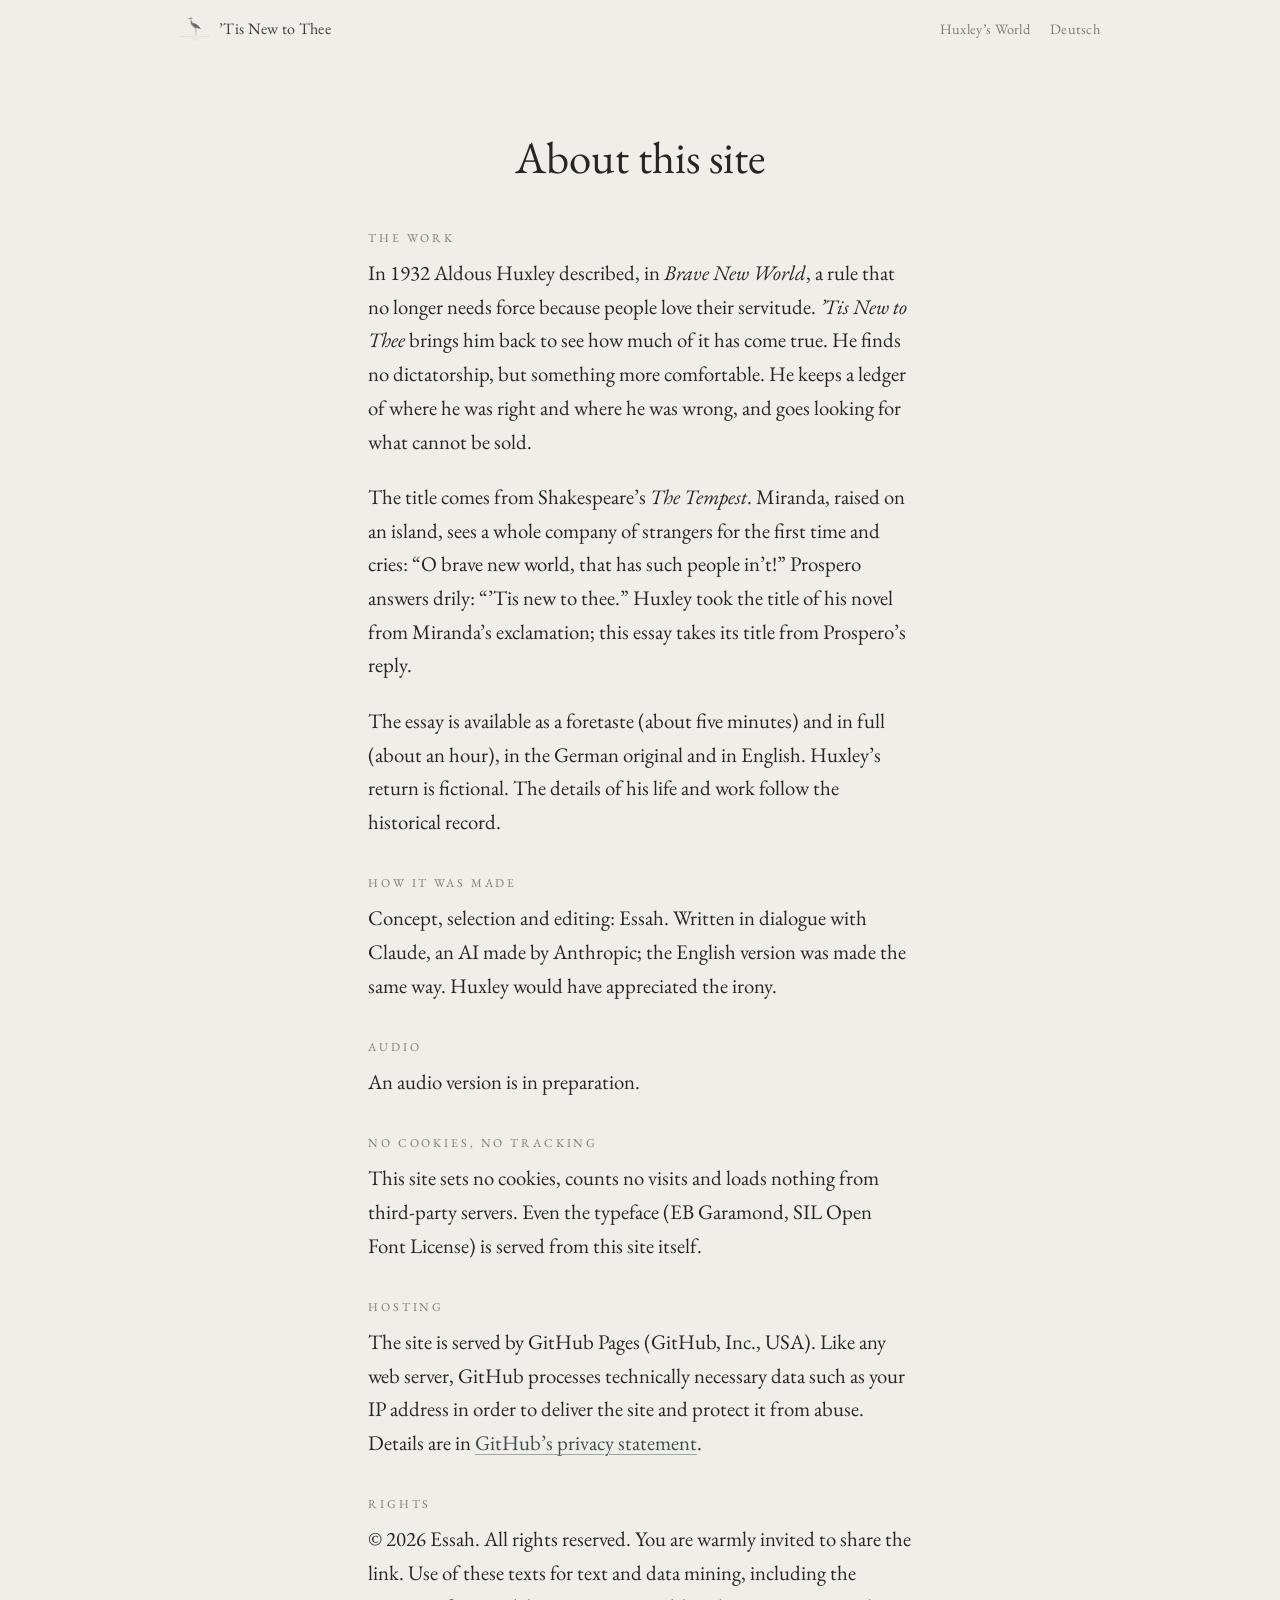
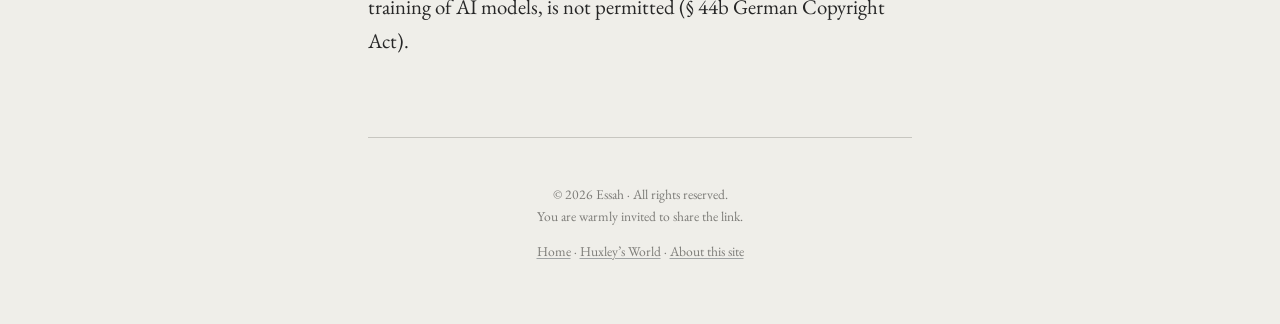
<file: en/about.html>
<!doctype html>
<html lang="en">
<head>
<meta charset="utf-8">
<meta name="viewport" content="width=device-width, initial-scale=1">
<title>About this site – ’Tis New to Thee</title>
<meta name="description" content="About the website for the essay ’Tis New to Thee: how it was made, no cookies, hosting, rights.">
<meta name="author" content="Essah">
<meta name="tdm-reservation" content="1">
<meta name="color-scheme" content="light dark">
<link rel="canonical" href="https://essah101.github.io/huxley-is-back/en/about.html">
<link rel="alternate" hreflang="de" href="https://essah101.github.io/huxley-is-back/de/ueber.html">
<link rel="alternate" hreflang="en" href="https://essah101.github.io/huxley-is-back/en/about.html">
<meta property="og:type" content="website">
<meta property="og:title" content="About this site – ’Tis New to Thee">
<meta property="og:description" content="About the website for the essay ’Tis New to Thee: how it was made, no cookies, hosting, rights.">
<meta property="og:url" content="https://essah101.github.io/huxley-is-back/en/about.html">
<meta property="og:image" content="https://essah101.github.io/huxley-is-back/assets/img/og.jpg">
<meta property="og:image:width" content="1200">
<meta property="og:image:height" content="630">
<meta name="twitter:card" content="summary_large_image">
<link rel="icon" href="../assets/img/favicon.svg" type="image/svg+xml">
<link rel="preload" href="../assets/fonts/eb-garamond-latin-400-normal.woff2" as="font" type="font/woff2" crossorigin>
<link rel="stylesheet" href="../assets/css/style.css">
</head>
<body class="page-about">
<a class="skip" href="#inhalt">Skip to text</a>
<header class="topbar">
  <a class="brand" href="../index.html" title="Home"><svg class="brand-heron" aria-hidden="true" focusable="false" xmlns="http://www.w3.org/2000/svg" viewBox="0 0 52.00 40.56" width="208" height="162"><path d="M27.21 18.88L28.09 25.85L28.05 25.87L28.39 32.74L28.06 32.75L27.72 25.88L27.67 25.90L26.79 18.93ZZ" fill="#808082"/><path d="M25.85 18.56L26.26 26.21L26.21 26.23L25.67 33.23L25.34 33.21L25.89 26.20L25.84 26.23L25.43 18.58ZZ" fill="#78787a"/><path d="M11.70 2.65L11.92 2.61L12.15 2.57L12.38 2.53L12.61 2.49L12.85 2.45L13.08 2.41L13.32 2.37L13.56 2.33L13.79 2.29L14.03 2.25L14.27 2.21L14.50 2.17L14.74 2.13L14.97 2.09L15.20 2.05L15.42 2.01L15.64 1.98L15.86 1.94L16.07 1.90L16.28 1.87L16.48 1.83L16.68 1.80L16.87 1.77L16.93 1.70L17.00 1.62L17.08 1.56L17.16 1.49L17.25 1.43L17.34 1.37L17.43 1.31L17.53 1.26L17.64 1.21L17.74 1.17L17.85 1.13L17.96 1.10L18.07 1.07L18.19 1.04L18.30 1.02L18.42 1.01L18.54 1.00L18.66 1.00L18.78 1.00L18.90 1.02L19.01 1.03L19.13 1.06L19.25 1.09L19.31 1.12L19.36 1.16L19.42 1.20L19.47 1.25L19.51 1.30L19.55 1.35L19.59 1.40L19.62 1.46L19.65 1.53L19.68 1.59L19.70 1.66L19.72 1.73L19.73 1.81L19.74 1.89L19.75 1.97L19.75 2.05L19.75 2.13L19.74 2.22L19.73 2.31L19.72 2.40L19.70 2.50L19.68 2.59L19.66 2.69L19.61 2.85L19.57 3.03L19.53 3.20L19.50 3.38L19.47 3.56L19.44 3.75L19.42 3.94L19.40 4.13L19.39 4.32L19.38 4.52L19.38 4.71L19.39 4.91L19.40 5.11L19.42 5.31L19.44 5.51L19.47 5.70L19.51 5.90L19.56 6.10L19.61 6.29L19.68 6.48L19.75 6.67L19.84 6.86L19.93 7.04L20.03 7.21L20.13 7.37L20.23 7.53L20.33 7.69L20.44 7.85L20.55 8.00L20.66 8.16L20.77 8.31L20.88 8.46L20.99 8.61L21.10 8.76L21.21 8.91L21.32 9.06L21.43 9.20L21.54 9.35L21.65 9.50L21.76 9.65L21.86 9.80L21.97 9.95L22.07 10.11L22.18 10.26L22.28 10.42L22.38 10.58L22.72 10.60L23.08 10.64L23.46 10.71L23.85 10.80L24.25 10.91L24.66 11.04L25.08 11.19L25.52 11.37L25.96 11.56L26.40 11.77L26.85 12.01L27.31 12.26L27.77 12.53L28.23 12.82L28.69 13.13L29.15 13.45L29.61 13.80L30.07 14.16L30.52 14.53L30.97 14.92L31.41 15.33L31.84 15.75L32.27 16.19L32.43 16.36L32.58 16.54L32.74 16.72L32.89 16.90L33.04 17.07L33.20 17.25L33.35 17.43L33.50 17.60L33.66 17.78L33.81 17.96L33.96 18.13L34.11 18.31L34.26 18.49L34.40 18.66L34.55 18.84L34.70 19.01L34.84 19.19L34.98 19.36L35.12 19.54L35.26 19.71L35.40 19.89L35.54 20.06L35.67 20.23L35.43 20.17L35.18 20.11L34.93 20.06L34.68 20.00L34.43 19.95L34.17 19.90L33.92 19.85L33.66 19.81L33.41 19.76L33.15 19.72L32.89 19.68L32.63 19.64L32.37 19.60L32.10 19.57L31.84 19.53L31.58 19.50L31.31 19.47L31.05 19.44L30.78 19.41L30.52 19.39L30.25 19.36L29.99 19.34L29.72 19.31L29.41 19.29L29.10 19.26L28.80 19.23L28.50 19.20L28.20 19.16L27.90 19.11L27.60 19.06L27.31 19.01L27.02 18.95L26.74 18.88L26.46 18.81L26.18 18.74L25.91 18.65L25.64 18.56L25.37 18.47L25.11 18.37L24.86 18.26L24.61 18.14L24.36 18.02L24.12 17.89L23.88 17.75L23.65 17.60L23.43 17.44L23.25 17.31L23.08 17.17L22.92 17.03L22.75 16.89L22.59 16.75L22.44 16.60L22.29 16.45L22.14 16.30L22.00 16.14L21.86 15.99L21.72 15.83L21.59 15.67L21.46 15.51L21.33 15.34L21.21 15.17L21.09 15.00L20.97 14.83L20.86 14.66L20.75 14.49L20.64 14.31L20.54 14.13L20.43 13.95L20.34 13.77L20.24 13.60L20.13 13.43L20.03 13.26L19.92 13.10L19.81 12.93L19.70 12.76L19.59 12.60L19.48 12.44L19.37 12.27L19.26 12.11L19.16 11.94L19.05 11.77L18.95 11.60L18.85 11.43L18.76 11.26L18.67 11.08L18.59 10.91L18.51 10.72L18.44 10.54L18.37 10.35L18.32 10.16L18.27 9.96L18.23 9.76L18.20 9.58L18.19 9.39L18.17 9.20L18.16 9.01L18.16 8.81L18.16 8.62L18.16 8.42L18.16 8.22L18.17 8.02L18.19 7.82L18.20 7.62L18.22 7.42L18.24 7.21L18.26 7.01L18.29 6.81L18.31 6.61L18.34 6.41L18.36 6.22L18.39 6.02L18.42 5.83L18.45 5.64L18.47 5.46L18.50 5.27L18.51 5.14L18.52 5.01L18.52 4.88L18.52 4.76L18.50 4.64L18.49 4.52L18.46 4.41L18.43 4.30L18.39 4.19L18.35 4.09L18.30 3.99L18.24 3.90L18.18 3.81L18.11 3.72L18.04 3.64L17.96 3.57L17.88 3.50L17.79 3.43L17.70 3.37L17.60 3.32L17.50 3.27L17.39 3.23L17.28 3.20L17.04 3.18L16.79 3.15L16.55 3.13L16.30 3.11L16.06 3.08L15.81 3.06L15.56 3.04L15.31 3.01L15.06 2.99L14.81 2.96L14.56 2.94L14.31 2.91L14.07 2.89L13.82 2.87L13.57 2.84L13.33 2.82L13.09 2.79L12.85 2.77L12.61 2.75L12.38 2.72L12.15 2.70L11.92 2.68L11.70 2.65ZZ" fill="#808082"/><path d="M23.09 10.92L23.43 10.95L23.78 11.01L24.14 11.09L24.50 11.19L24.88 11.31L25.26 11.45L25.66 11.61L26.05 11.79L26.45 11.98L26.86 12.20L27.27 12.43L27.68 12.67L28.10 12.94L28.51 13.22L28.93 13.52L29.34 13.83L29.76 14.16L30.17 14.50L30.58 14.86L30.98 15.23L31.38 15.62L31.78 16.01L32.17 16.42L32.32 16.59L32.47 16.76L32.63 16.93L32.78 17.10L32.94 17.28L33.10 17.45L33.26 17.62L33.42 17.79L33.58 17.97L33.75 18.14L33.91 18.32L34.08 18.49L34.25 18.67L34.41 18.84L34.58 19.02L34.76 19.20L34.93 19.37L35.10 19.55L35.27 19.73L35.45 19.90L35.62 20.08L35.80 20.26L35.98 20.44L35.64 20.32L35.30 20.21L34.95 20.09L34.59 19.98L34.23 19.86L33.85 19.75L33.48 19.63L33.10 19.52L32.71 19.41L32.32 19.29L31.93 19.18L31.54 19.07L31.14 18.96L30.75 18.85L30.36 18.74L29.97 18.64L29.58 18.53L29.19 18.43L28.81 18.32L28.44 18.22L28.06 18.12L27.70 18.02L27.34 17.92L27.08 17.84L26.82 17.74L26.57 17.64L26.33 17.52L26.09 17.40L25.86 17.27L25.63 17.13L25.41 16.99L25.20 16.83L25.00 16.67L24.80 16.50L24.61 16.33L24.43 16.15L24.25 15.96L24.08 15.76L23.92 15.57L23.76 15.36L23.62 15.15L23.47 14.94L23.34 14.72L23.22 14.50L23.10 14.27L22.99 14.04L22.95 13.92L22.91 13.79L22.88 13.66L22.85 13.53L22.82 13.39L22.80 13.25L22.79 13.11L22.78 12.98L22.77 12.83L22.77 12.69L22.77 12.55L22.77 12.41L22.78 12.27L22.80 12.13L22.82 11.99L22.84 11.85L22.86 11.71L22.89 11.57L22.92 11.43L22.96 11.30L23.00 11.17L23.04 11.04L23.09 10.92ZZ" fill="#69696b"/><path d="M18.30 9.73L18.30 9.97L18.31 10.21L18.32 10.46L18.33 10.70L18.35 10.94L18.38 11.19L18.41 11.43L18.45 11.67L18.49 11.91L18.53 12.15L18.58 12.39L18.64 12.62L18.70 12.86L18.76 13.10L18.84 13.33L18.91 13.56L18.99 13.79L19.08 14.02L19.17 14.25L19.27 14.47L19.37 14.69L19.48 14.91L19.59 15.13L19.59 14.98L19.59 14.81L19.59 14.64L19.58 14.47L19.56 14.28L19.54 14.09L19.52 13.89L19.50 13.69L19.47 13.48L19.44 13.26L19.40 13.04L19.37 12.82L19.33 12.59L19.29 12.35L19.25 12.11L19.21 11.87L19.18 11.62L19.14 11.37L19.10 11.11L19.07 10.85L19.03 10.59L19.00 10.33L18.98 10.07ZZ" fill="#808082"/><path d="M19.18 1.19L19.36 1.22L19.53 1.25L19.71 1.29L19.89 1.33L20.07 1.37L20.25 1.42L20.43 1.47L20.61 1.53L20.79 1.59L20.97 1.66L21.15 1.73L21.33 1.80L21.52 1.88L21.70 1.96L21.89 2.04L22.08 2.13L22.26 2.23L22.45 2.33L22.65 2.43L22.84 2.54L23.03 2.65L23.23 2.77L23.43 2.89L23.24 2.81L23.05 2.74L22.87 2.67L22.68 2.60L22.50 2.53L22.32 2.47L22.15 2.41L21.97 2.35L21.80 2.30L21.63 2.25L21.46 2.20L21.30 2.16L21.13 2.12L20.97 2.08L20.81 2.04L20.66 2.01L20.51 1.98L20.36 1.96L20.21 1.93L20.07 1.91L19.93 1.90L19.79 1.88L19.66 1.87ZZ" fill="#525254"/><path d="M1.00 33.36L23.00 33.36" fill="none" stroke="#a8abad" stroke-width="0.4" stroke-linecap="round"/><path d="M32.00 33.36L51.00 33.36" fill="none" stroke="#a8abad" stroke-width="0.4" stroke-linecap="round"/><path d="M13.00 36.56L39.00 36.56" fill="none" stroke="#c7c9cc" stroke-width="0.35" stroke-linecap="round"/><path d="M21.00 39.56L32.00 39.56" fill="none" stroke="#c7c9cc" stroke-width="0.35" stroke-linecap="round"/></svg><span>’Tis New to Thee</span></a>
  <nav><a href="../en/background.html">Huxley’s World</a><a href="../de/ueber.html" hreflang="de" lang="de">Deutsch</a></nav>
</header>
<main id="inhalt" class="reading">
<article class="prose about">
<h1>About this site</h1>
<h2>The work</h2>
<p>In 1932 Aldous Huxley described, in <em>Brave New World</em>, a rule that no longer needs force because people love their servitude. <em>’Tis New to Thee</em> brings him back to see how much of it has come true. He finds no dictatorship, but something more comfortable. He keeps a ledger of where he was right and where he was wrong, and goes looking for what cannot be sold.</p>
<p>The title comes from Shakespeare’s <em>The Tempest</em>. Miranda, raised on an island, sees a whole company of strangers for the first time and cries: “O brave new world, that has such people in’t!” Prospero answers drily: “’Tis new to thee.” Huxley took the title of his novel from Miranda’s exclamation; this essay takes its title from Prospero’s reply.</p>
<p>The essay is available as a foretaste (about five minutes) and in full (about an hour), in the German original and in English. Huxley’s return is fictional. The details of his life and work follow the historical record.</p>
<h2>How it was made</h2>
<p>Concept, selection and editing: Essah. Written in dialogue with Claude, an AI made by Anthropic; the English version was made the same way. Huxley would have appreciated the irony.</p>
<h2>Audio</h2>
<p>An audio version is in preparation.</p>
<h2>No cookies, no tracking</h2>
<p>This site sets no cookies, counts no visits and loads nothing from third-party servers. Even the typeface (EB Garamond, SIL Open Font License) is served from this site itself.</p>
<h2>Hosting</h2>
<p>The site is served by GitHub Pages (GitHub, Inc., USA). Like any web server, GitHub processes technically necessary data such as your IP address in order to deliver the site and protect it from abuse. Details are in <a href="https://docs.github.com/en/site-policy/privacy-policies/github-general-privacy-statement">GitHub’s privacy statement</a>.</p>
<h2>Rights</h2>
<p>© 2026 Essah. All rights reserved. You are warmly invited to share the link. Use of these texts for text and data mining, including the training of AI models, is not permitted (§ 44b German Copyright Act).</p>
</article>
</main>
<footer class="site-footer">
  <p>© 2026 Essah · All rights reserved.<br>You are warmly invited to share the link.</p>
  <p class="foot-links"><a href="../index.html">Home</a> · <a href="../en/background.html">Huxley’s World</a> · <a href="../en/about.html">About this site</a></p>
</footer>
</body>
</html>
</file>
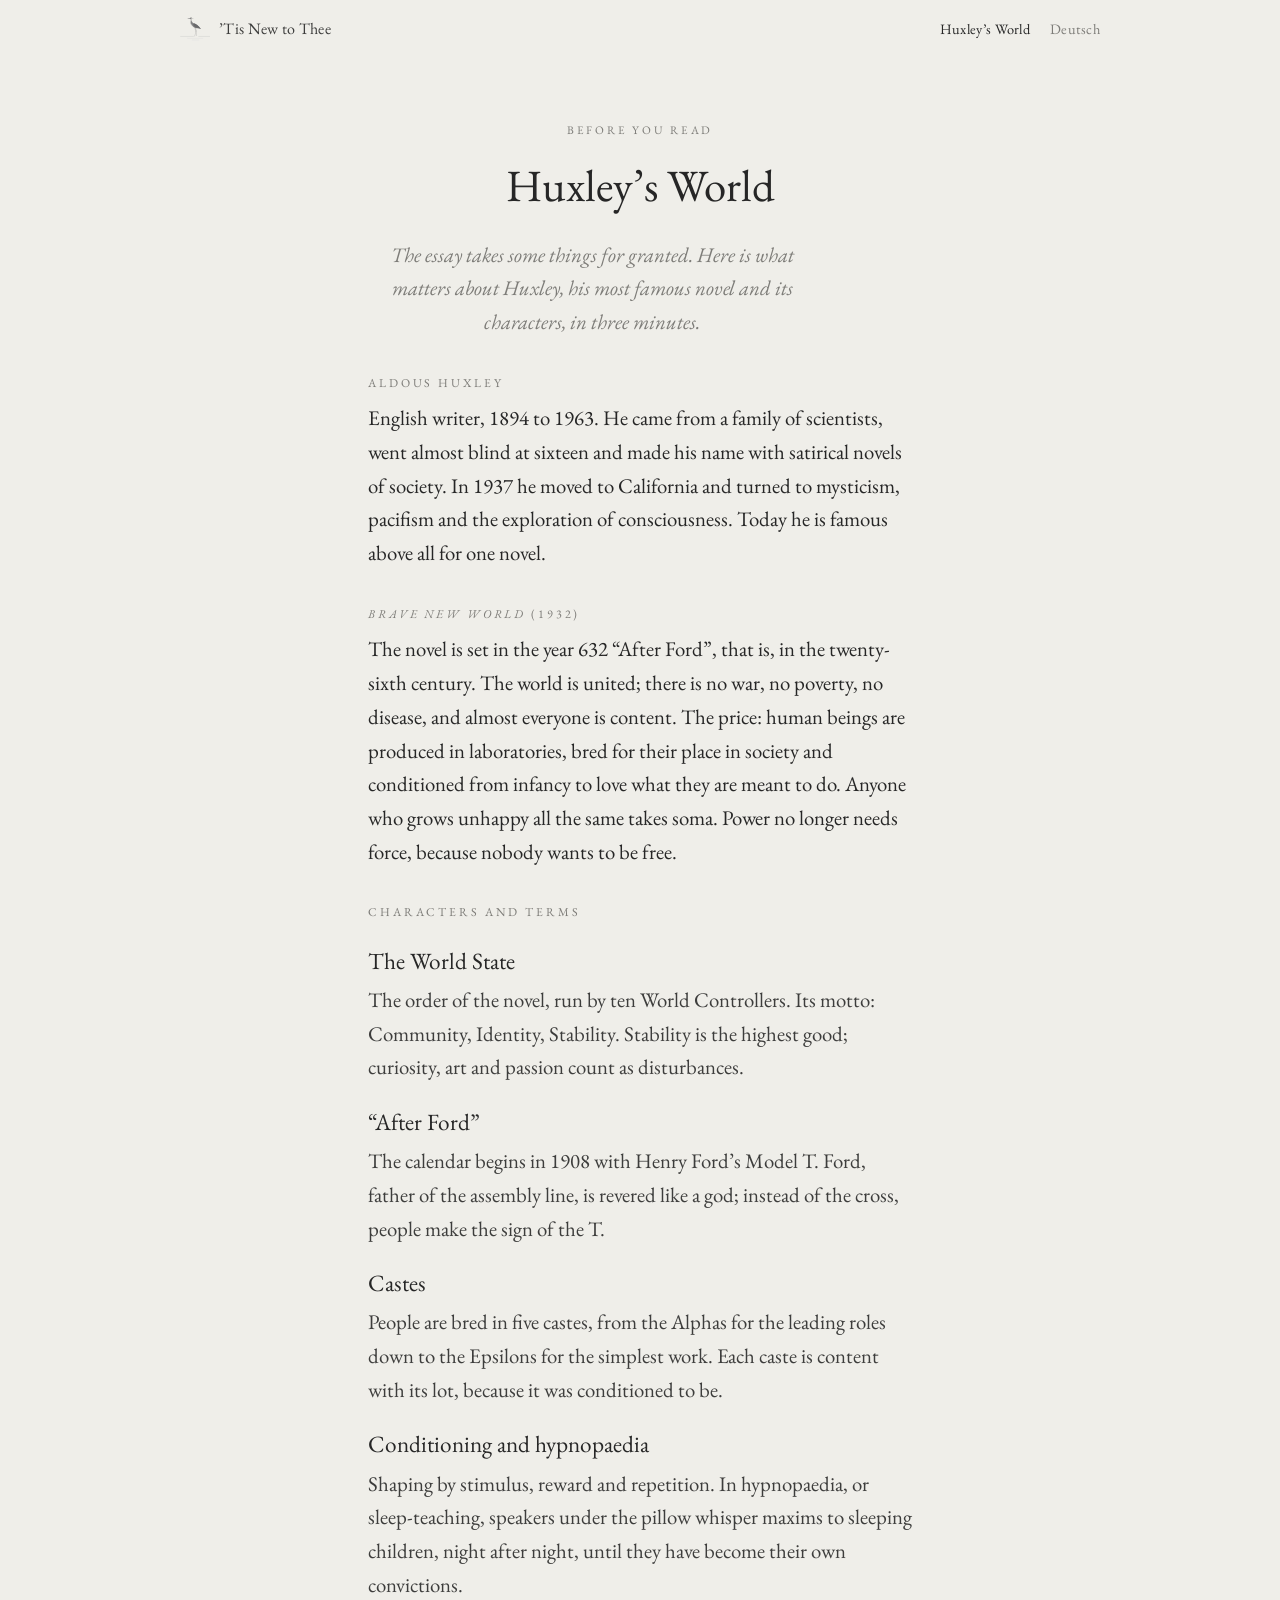
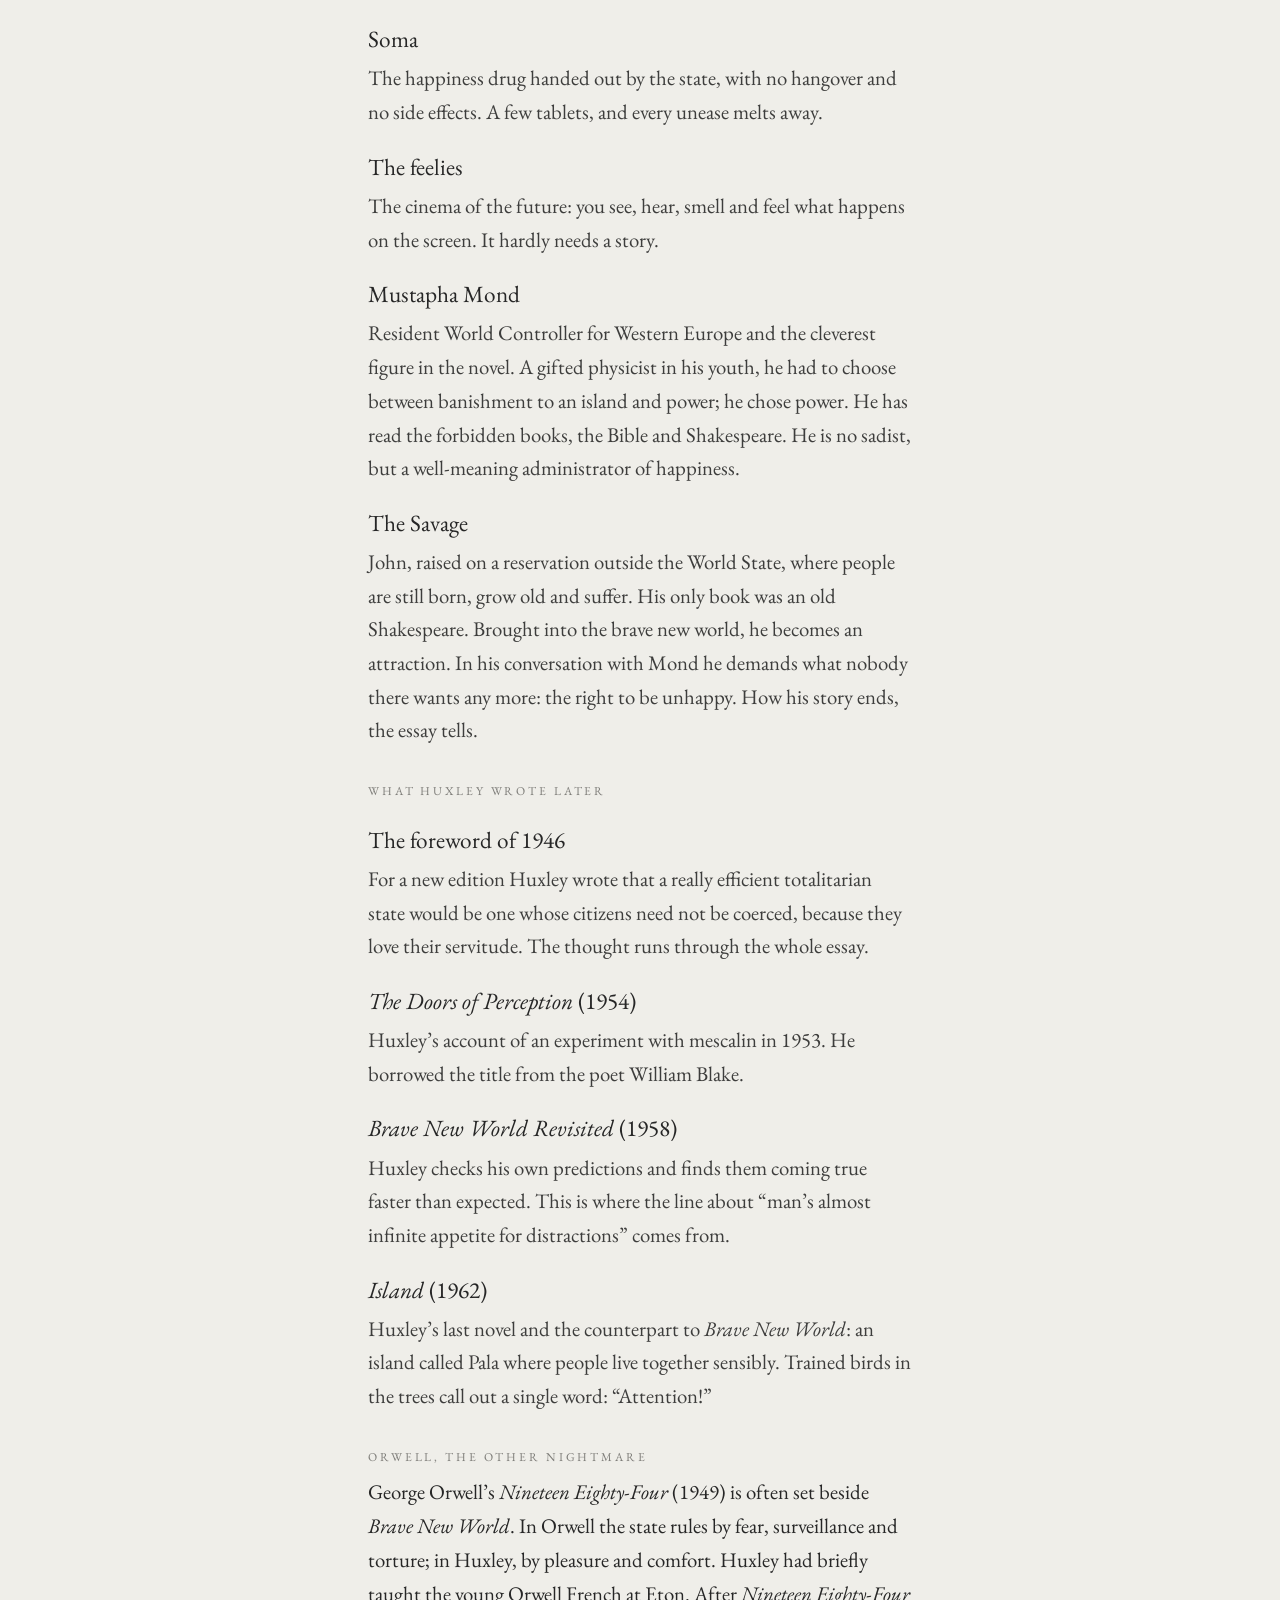
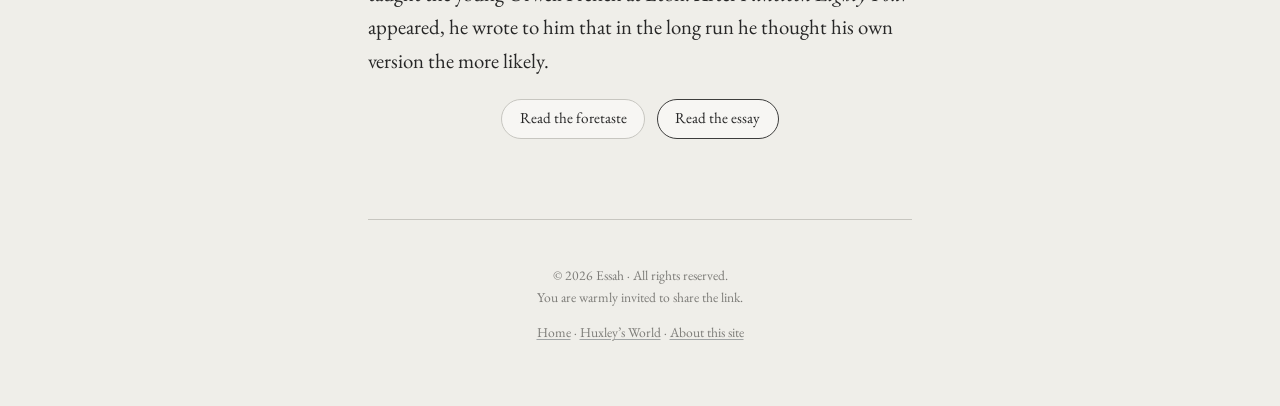
<file: en/background.html>
<!doctype html>
<html lang="en">
<head>
<meta charset="utf-8">
<meta name="viewport" content="width=device-width, initial-scale=1">
<title>Huxley’s World – ’Tis New to Thee</title>
<meta name="description" content="A short background to the essay ’Tis New to Thee: Aldous Huxley, Brave New World, Mustapha Mond, soma, the Savage and what came after.">
<meta name="author" content="Essah">
<meta name="tdm-reservation" content="1">
<meta name="color-scheme" content="light dark">
<link rel="canonical" href="https://essah101.github.io/huxley-is-back/en/background.html">
<link rel="alternate" hreflang="de" href="https://essah101.github.io/huxley-is-back/de/hintergrund.html">
<link rel="alternate" hreflang="en" href="https://essah101.github.io/huxley-is-back/en/background.html">
<meta property="og:type" content="website">
<meta property="og:title" content="Huxley’s World – ’Tis New to Thee">
<meta property="og:description" content="A short background to the essay ’Tis New to Thee: Aldous Huxley, Brave New World, Mustapha Mond, soma, the Savage and what came after.">
<meta property="og:url" content="https://essah101.github.io/huxley-is-back/en/background.html">
<meta property="og:image" content="https://essah101.github.io/huxley-is-back/assets/img/og.jpg">
<meta property="og:image:width" content="1200">
<meta property="og:image:height" content="630">
<meta name="twitter:card" content="summary_large_image">
<link rel="icon" href="../assets/img/favicon.svg" type="image/svg+xml">
<link rel="preload" href="../assets/fonts/eb-garamond-latin-400-normal.woff2" as="font" type="font/woff2" crossorigin>
<link rel="stylesheet" href="../assets/css/style.css">
</head>
<body class="page-background">
<a class="skip" href="#inhalt">Skip to text</a>
<header class="topbar">
  <a class="brand" href="../index.html" title="Home"><svg class="brand-heron" aria-hidden="true" focusable="false" xmlns="http://www.w3.org/2000/svg" viewBox="0 0 52.00 40.56" width="208" height="162"><path d="M27.21 18.88L28.09 25.85L28.05 25.87L28.39 32.74L28.06 32.75L27.72 25.88L27.67 25.90L26.79 18.93ZZ" fill="#808082"/><path d="M25.85 18.56L26.26 26.21L26.21 26.23L25.67 33.23L25.34 33.21L25.89 26.20L25.84 26.23L25.43 18.58ZZ" fill="#78787a"/><path d="M11.70 2.65L11.92 2.61L12.15 2.57L12.38 2.53L12.61 2.49L12.85 2.45L13.08 2.41L13.32 2.37L13.56 2.33L13.79 2.29L14.03 2.25L14.27 2.21L14.50 2.17L14.74 2.13L14.97 2.09L15.20 2.05L15.42 2.01L15.64 1.98L15.86 1.94L16.07 1.90L16.28 1.87L16.48 1.83L16.68 1.80L16.87 1.77L16.93 1.70L17.00 1.62L17.08 1.56L17.16 1.49L17.25 1.43L17.34 1.37L17.43 1.31L17.53 1.26L17.64 1.21L17.74 1.17L17.85 1.13L17.96 1.10L18.07 1.07L18.19 1.04L18.30 1.02L18.42 1.01L18.54 1.00L18.66 1.00L18.78 1.00L18.90 1.02L19.01 1.03L19.13 1.06L19.25 1.09L19.31 1.12L19.36 1.16L19.42 1.20L19.47 1.25L19.51 1.30L19.55 1.35L19.59 1.40L19.62 1.46L19.65 1.53L19.68 1.59L19.70 1.66L19.72 1.73L19.73 1.81L19.74 1.89L19.75 1.97L19.75 2.05L19.75 2.13L19.74 2.22L19.73 2.31L19.72 2.40L19.70 2.50L19.68 2.59L19.66 2.69L19.61 2.85L19.57 3.03L19.53 3.20L19.50 3.38L19.47 3.56L19.44 3.75L19.42 3.94L19.40 4.13L19.39 4.32L19.38 4.52L19.38 4.71L19.39 4.91L19.40 5.11L19.42 5.31L19.44 5.51L19.47 5.70L19.51 5.90L19.56 6.10L19.61 6.29L19.68 6.48L19.75 6.67L19.84 6.86L19.93 7.04L20.03 7.21L20.13 7.37L20.23 7.53L20.33 7.69L20.44 7.85L20.55 8.00L20.66 8.16L20.77 8.31L20.88 8.46L20.99 8.61L21.10 8.76L21.21 8.91L21.32 9.06L21.43 9.20L21.54 9.35L21.65 9.50L21.76 9.65L21.86 9.80L21.97 9.95L22.07 10.11L22.18 10.26L22.28 10.42L22.38 10.58L22.72 10.60L23.08 10.64L23.46 10.71L23.85 10.80L24.25 10.91L24.66 11.04L25.08 11.19L25.52 11.37L25.96 11.56L26.40 11.77L26.85 12.01L27.31 12.26L27.77 12.53L28.23 12.82L28.69 13.13L29.15 13.45L29.61 13.80L30.07 14.16L30.52 14.53L30.97 14.92L31.41 15.33L31.84 15.75L32.27 16.19L32.43 16.36L32.58 16.54L32.74 16.72L32.89 16.90L33.04 17.07L33.20 17.25L33.35 17.43L33.50 17.60L33.66 17.78L33.81 17.96L33.96 18.13L34.11 18.31L34.26 18.49L34.40 18.66L34.55 18.84L34.70 19.01L34.84 19.19L34.98 19.36L35.12 19.54L35.26 19.71L35.40 19.89L35.54 20.06L35.67 20.23L35.43 20.17L35.18 20.11L34.93 20.06L34.68 20.00L34.43 19.95L34.17 19.90L33.92 19.85L33.66 19.81L33.41 19.76L33.15 19.72L32.89 19.68L32.63 19.64L32.37 19.60L32.10 19.57L31.84 19.53L31.58 19.50L31.31 19.47L31.05 19.44L30.78 19.41L30.52 19.39L30.25 19.36L29.99 19.34L29.72 19.31L29.41 19.29L29.10 19.26L28.80 19.23L28.50 19.20L28.20 19.16L27.90 19.11L27.60 19.06L27.31 19.01L27.02 18.95L26.74 18.88L26.46 18.81L26.18 18.74L25.91 18.65L25.64 18.56L25.37 18.47L25.11 18.37L24.86 18.26L24.61 18.14L24.36 18.02L24.12 17.89L23.88 17.75L23.65 17.60L23.43 17.44L23.25 17.31L23.08 17.17L22.92 17.03L22.75 16.89L22.59 16.75L22.44 16.60L22.29 16.45L22.14 16.30L22.00 16.14L21.86 15.99L21.72 15.83L21.59 15.67L21.46 15.51L21.33 15.34L21.21 15.17L21.09 15.00L20.97 14.83L20.86 14.66L20.75 14.49L20.64 14.31L20.54 14.13L20.43 13.95L20.34 13.77L20.24 13.60L20.13 13.43L20.03 13.26L19.92 13.10L19.81 12.93L19.70 12.76L19.59 12.60L19.48 12.44L19.37 12.27L19.26 12.11L19.16 11.94L19.05 11.77L18.95 11.60L18.85 11.43L18.76 11.26L18.67 11.08L18.59 10.91L18.51 10.72L18.44 10.54L18.37 10.35L18.32 10.16L18.27 9.96L18.23 9.76L18.20 9.58L18.19 9.39L18.17 9.20L18.16 9.01L18.16 8.81L18.16 8.62L18.16 8.42L18.16 8.22L18.17 8.02L18.19 7.82L18.20 7.62L18.22 7.42L18.24 7.21L18.26 7.01L18.29 6.81L18.31 6.61L18.34 6.41L18.36 6.22L18.39 6.02L18.42 5.83L18.45 5.64L18.47 5.46L18.50 5.27L18.51 5.14L18.52 5.01L18.52 4.88L18.52 4.76L18.50 4.64L18.49 4.52L18.46 4.41L18.43 4.30L18.39 4.19L18.35 4.09L18.30 3.99L18.24 3.90L18.18 3.81L18.11 3.72L18.04 3.64L17.96 3.57L17.88 3.50L17.79 3.43L17.70 3.37L17.60 3.32L17.50 3.27L17.39 3.23L17.28 3.20L17.04 3.18L16.79 3.15L16.55 3.13L16.30 3.11L16.06 3.08L15.81 3.06L15.56 3.04L15.31 3.01L15.06 2.99L14.81 2.96L14.56 2.94L14.31 2.91L14.07 2.89L13.82 2.87L13.57 2.84L13.33 2.82L13.09 2.79L12.85 2.77L12.61 2.75L12.38 2.72L12.15 2.70L11.92 2.68L11.70 2.65ZZ" fill="#808082"/><path d="M23.09 10.92L23.43 10.95L23.78 11.01L24.14 11.09L24.50 11.19L24.88 11.31L25.26 11.45L25.66 11.61L26.05 11.79L26.45 11.98L26.86 12.20L27.27 12.43L27.68 12.67L28.10 12.94L28.51 13.22L28.93 13.52L29.34 13.83L29.76 14.16L30.17 14.50L30.58 14.86L30.98 15.23L31.38 15.62L31.78 16.01L32.17 16.42L32.32 16.59L32.47 16.76L32.63 16.93L32.78 17.10L32.94 17.28L33.10 17.45L33.26 17.62L33.42 17.79L33.58 17.97L33.75 18.14L33.91 18.32L34.08 18.49L34.25 18.67L34.41 18.84L34.58 19.02L34.76 19.20L34.93 19.37L35.10 19.55L35.27 19.73L35.45 19.90L35.62 20.08L35.80 20.26L35.98 20.44L35.64 20.32L35.30 20.21L34.95 20.09L34.59 19.98L34.23 19.86L33.85 19.75L33.48 19.63L33.10 19.52L32.71 19.41L32.32 19.29L31.93 19.18L31.54 19.07L31.14 18.96L30.75 18.85L30.36 18.74L29.97 18.64L29.58 18.53L29.19 18.43L28.81 18.32L28.44 18.22L28.06 18.12L27.70 18.02L27.34 17.92L27.08 17.84L26.82 17.74L26.57 17.64L26.33 17.52L26.09 17.40L25.86 17.27L25.63 17.13L25.41 16.99L25.20 16.83L25.00 16.67L24.80 16.50L24.61 16.33L24.43 16.15L24.25 15.96L24.08 15.76L23.92 15.57L23.76 15.36L23.62 15.15L23.47 14.94L23.34 14.72L23.22 14.50L23.10 14.27L22.99 14.04L22.95 13.92L22.91 13.79L22.88 13.66L22.85 13.53L22.82 13.39L22.80 13.25L22.79 13.11L22.78 12.98L22.77 12.83L22.77 12.69L22.77 12.55L22.77 12.41L22.78 12.27L22.80 12.13L22.82 11.99L22.84 11.85L22.86 11.71L22.89 11.57L22.92 11.43L22.96 11.30L23.00 11.17L23.04 11.04L23.09 10.92ZZ" fill="#69696b"/><path d="M18.30 9.73L18.30 9.97L18.31 10.21L18.32 10.46L18.33 10.70L18.35 10.94L18.38 11.19L18.41 11.43L18.45 11.67L18.49 11.91L18.53 12.15L18.58 12.39L18.64 12.62L18.70 12.86L18.76 13.10L18.84 13.33L18.91 13.56L18.99 13.79L19.08 14.02L19.17 14.25L19.27 14.47L19.37 14.69L19.48 14.91L19.59 15.13L19.59 14.98L19.59 14.81L19.59 14.64L19.58 14.47L19.56 14.28L19.54 14.09L19.52 13.89L19.50 13.69L19.47 13.48L19.44 13.26L19.40 13.04L19.37 12.82L19.33 12.59L19.29 12.35L19.25 12.11L19.21 11.87L19.18 11.62L19.14 11.37L19.10 11.11L19.07 10.85L19.03 10.59L19.00 10.33L18.98 10.07ZZ" fill="#808082"/><path d="M19.18 1.19L19.36 1.22L19.53 1.25L19.71 1.29L19.89 1.33L20.07 1.37L20.25 1.42L20.43 1.47L20.61 1.53L20.79 1.59L20.97 1.66L21.15 1.73L21.33 1.80L21.52 1.88L21.70 1.96L21.89 2.04L22.08 2.13L22.26 2.23L22.45 2.33L22.65 2.43L22.84 2.54L23.03 2.65L23.23 2.77L23.43 2.89L23.24 2.81L23.05 2.74L22.87 2.67L22.68 2.60L22.50 2.53L22.32 2.47L22.15 2.41L21.97 2.35L21.80 2.30L21.63 2.25L21.46 2.20L21.30 2.16L21.13 2.12L20.97 2.08L20.81 2.04L20.66 2.01L20.51 1.98L20.36 1.96L20.21 1.93L20.07 1.91L19.93 1.90L19.79 1.88L19.66 1.87ZZ" fill="#525254"/><path d="M1.00 33.36L23.00 33.36" fill="none" stroke="#a8abad" stroke-width="0.4" stroke-linecap="round"/><path d="M32.00 33.36L51.00 33.36" fill="none" stroke="#a8abad" stroke-width="0.4" stroke-linecap="round"/><path d="M13.00 36.56L39.00 36.56" fill="none" stroke="#c7c9cc" stroke-width="0.35" stroke-linecap="round"/><path d="M21.00 39.56L32.00 39.56" fill="none" stroke="#c7c9cc" stroke-width="0.35" stroke-linecap="round"/></svg><span>’Tis New to Thee</span></a>
  <nav><a href="../en/background.html" aria-current="page">Huxley’s World</a><a href="../de/hintergrund.html" hreflang="de" lang="de">Deutsch</a></nav>
</header>
<main id="inhalt" class="reading">
<article class="prose about background">
<p class="kicker bg-kicker">Before you read</p>
<h1>Huxley’s World</h1>
<p class="bg-lead">The essay takes some things for granted. Here is what matters about Huxley, his most famous novel and its characters, in three minutes.</p>

<h2>Aldous Huxley</h2>
<p>English writer, 1894 to 1963. He came from a family of scientists, went almost blind at sixteen and made his name with satirical novels of society. In 1937 he moved to California and turned to mysticism, pacifism and the exploration of consciousness. Today he is famous above all for one novel.</p>

<h2><em>Brave New World</em> (1932)</h2>
<p>The novel is set in the year 632 “After Ford”, that is, in the twenty-sixth century. The world is united; there is no war, no poverty, no disease, and almost everyone is content. The price: human beings are produced in laboratories, bred for their place in society and conditioned from infancy to love what they are meant to do. Anyone who grows unhappy all the same takes soma. Power no longer needs force, because nobody wants to be free.</p>

<h2>Characters and terms</h2>
<dl class="glossary">
<dt>The World State</dt>
<dd>The order of the novel, run by ten World Controllers. Its motto: Community, Identity, Stability. Stability is the highest good; curiosity, art and passion count as disturbances.</dd>
<dt>“After Ford”</dt>
<dd>The calendar begins in 1908 with Henry Ford’s Model T. Ford, father of the assembly line, is revered like a god; instead of the cross, people make the sign of the T.</dd>
<dt>Castes</dt>
<dd>People are bred in five castes, from the Alphas for the leading roles down to the Epsilons for the simplest work. Each caste is content with its lot, because it was conditioned to be.</dd>
<dt>Conditioning and hypnopaedia</dt>
<dd>Shaping by stimulus, reward and repetition. In hypnopaedia, or sleep-teaching, speakers under the pillow whisper maxims to sleeping children, night after night, until they have become their own convictions.</dd>
<dt>Soma</dt>
<dd>The happiness drug handed out by the state, with no hangover and no side effects. A few tablets, and every unease melts away.</dd>
<dt>The feelies</dt>
<dd>The cinema of the future: you see, hear, smell and feel what happens on the screen. It hardly needs a story.</dd>
<dt>Mustapha Mond</dt>
<dd>Resident World Controller for Western Europe and the cleverest figure in the novel. A gifted physicist in his youth, he had to choose between banishment to an island and power; he chose power. He has read the forbidden books, the Bible and Shakespeare. He is no sadist, but a well-meaning administrator of happiness.</dd>
<dt>The Savage</dt>
<dd>John, raised on a reservation outside the World State, where people are still born, grow old and suffer. His only book was an old Shakespeare. Brought into the brave new world, he becomes an attraction. In his conversation with Mond he demands what nobody there wants any more: the right to be unhappy. How his story ends, the essay tells.</dd>
</dl>

<h2>What Huxley wrote later</h2>
<dl class="glossary">
<dt>The foreword of 1946</dt>
<dd>For a new edition Huxley wrote that a really efficient totalitarian state would be one whose citizens need not be coerced, because they love their servitude. The thought runs through the whole essay.</dd>
<dt><em>The Doors of Perception</em> (1954)</dt>
<dd>Huxley’s account of an experiment with mescalin in 1953. He borrowed the title from the poet William Blake.</dd>
<dt><em>Brave New World Revisited</em> (1958)</dt>
<dd>Huxley checks his own predictions and finds them coming true faster than expected. This is where the line about “man’s almost infinite appetite for distractions” comes from.</dd>
<dt><em>Island</em> (1962)</dt>
<dd>Huxley’s last novel and the counterpart to <em>Brave New World</em>: an island called Pala where people live together sensibly. Trained birds in the trees call out a single word: “Attention!”</dd>
</dl>

<h2>Orwell, the other nightmare</h2>
<p>George Orwell’s <em>Nineteen Eighty-Four</em> (1949) is often set beside <em>Brave New World</em>. In Orwell the state rules by fear, surveillance and torture; in Huxley, by pleasure and comfort. Huxley had briefly taught the young Orwell French at Eton. After <em>Nineteen Eighty-Four</em> appeared, he wrote to him that in the long run he thought his own version the more likely.</p>

<p class="bg-cta"><a class="btn" href="foretaste.html">Read the foretaste</a> <a class="btn btn-primary" href="essay.html">Read the essay</a></p>
</article>
</main>
<footer class="site-footer">
  <p>© 2026 Essah · All rights reserved.<br>You are warmly invited to share the link.</p>
  <p class="foot-links"><a href="../index.html">Home</a> · <a href="../en/background.html">Huxley’s World</a> · <a href="../en/about.html">About this site</a></p>
</footer>
</body>
</html>
</file>
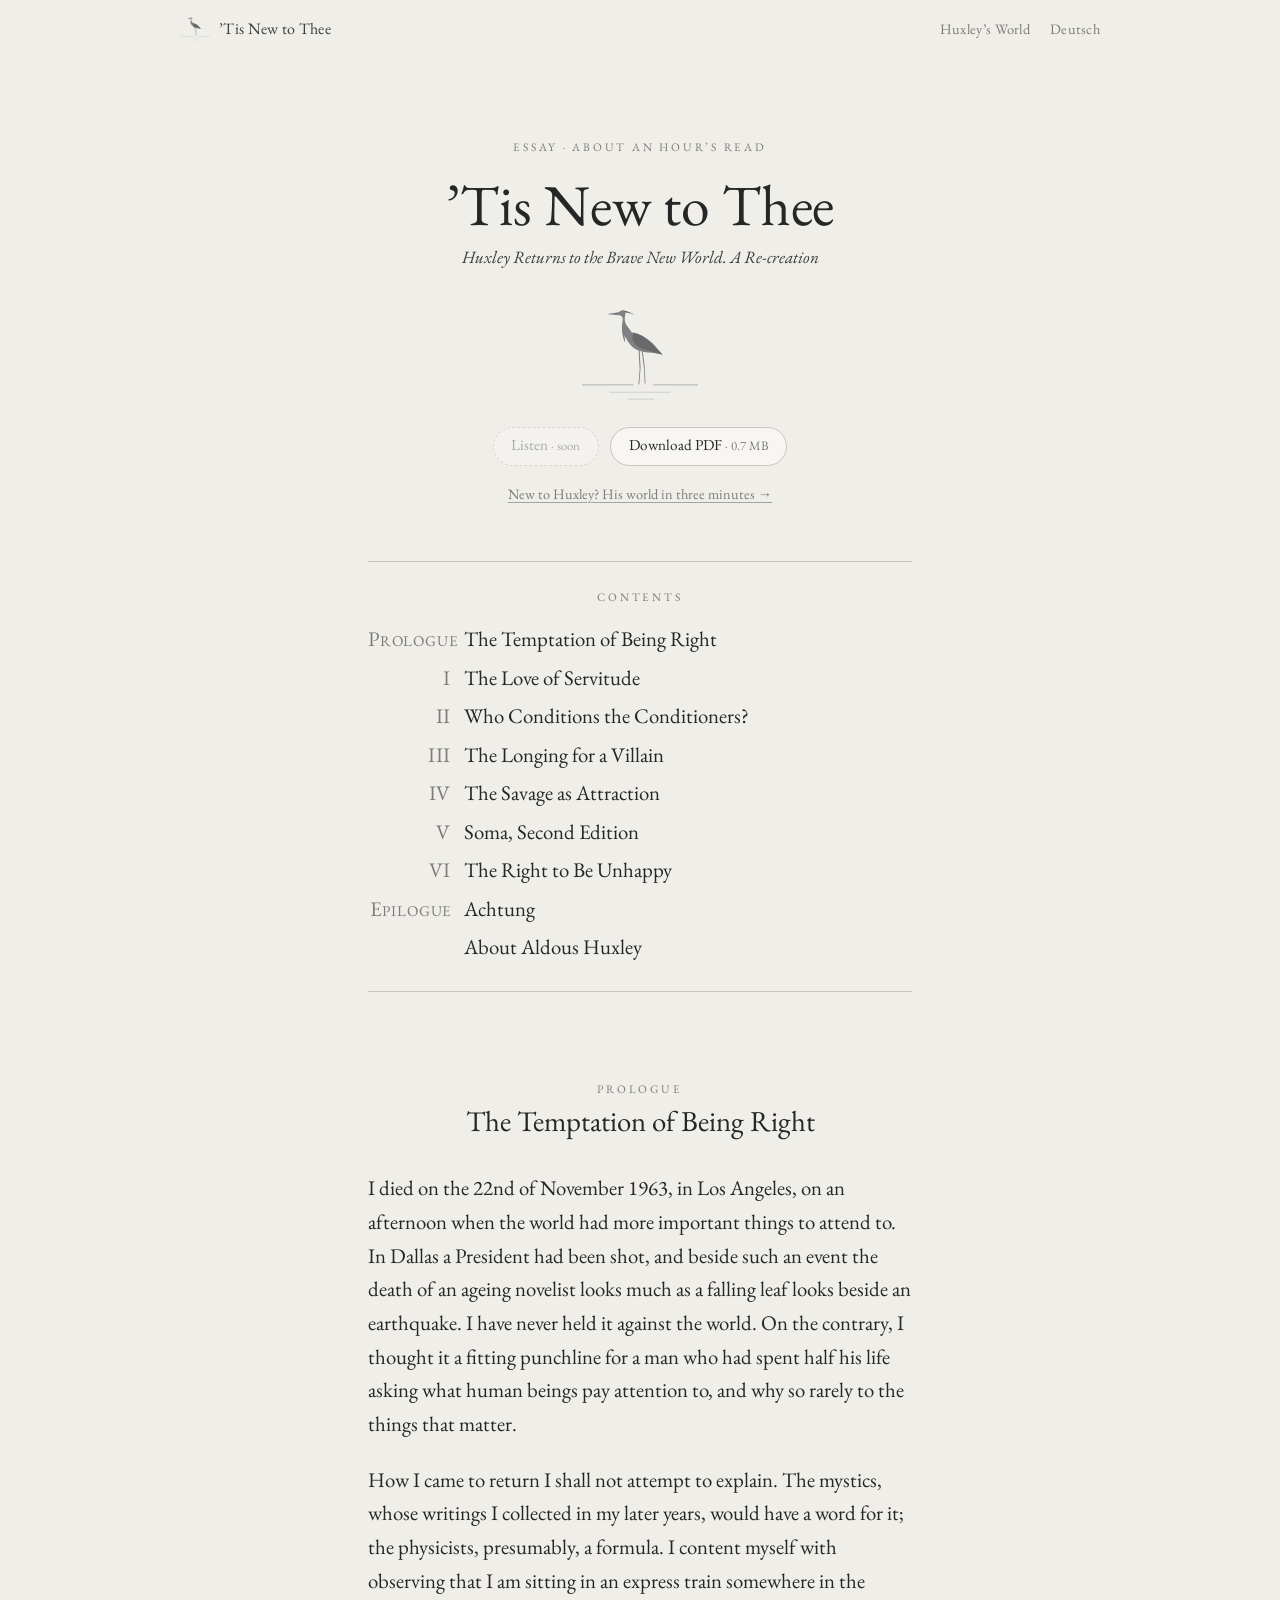
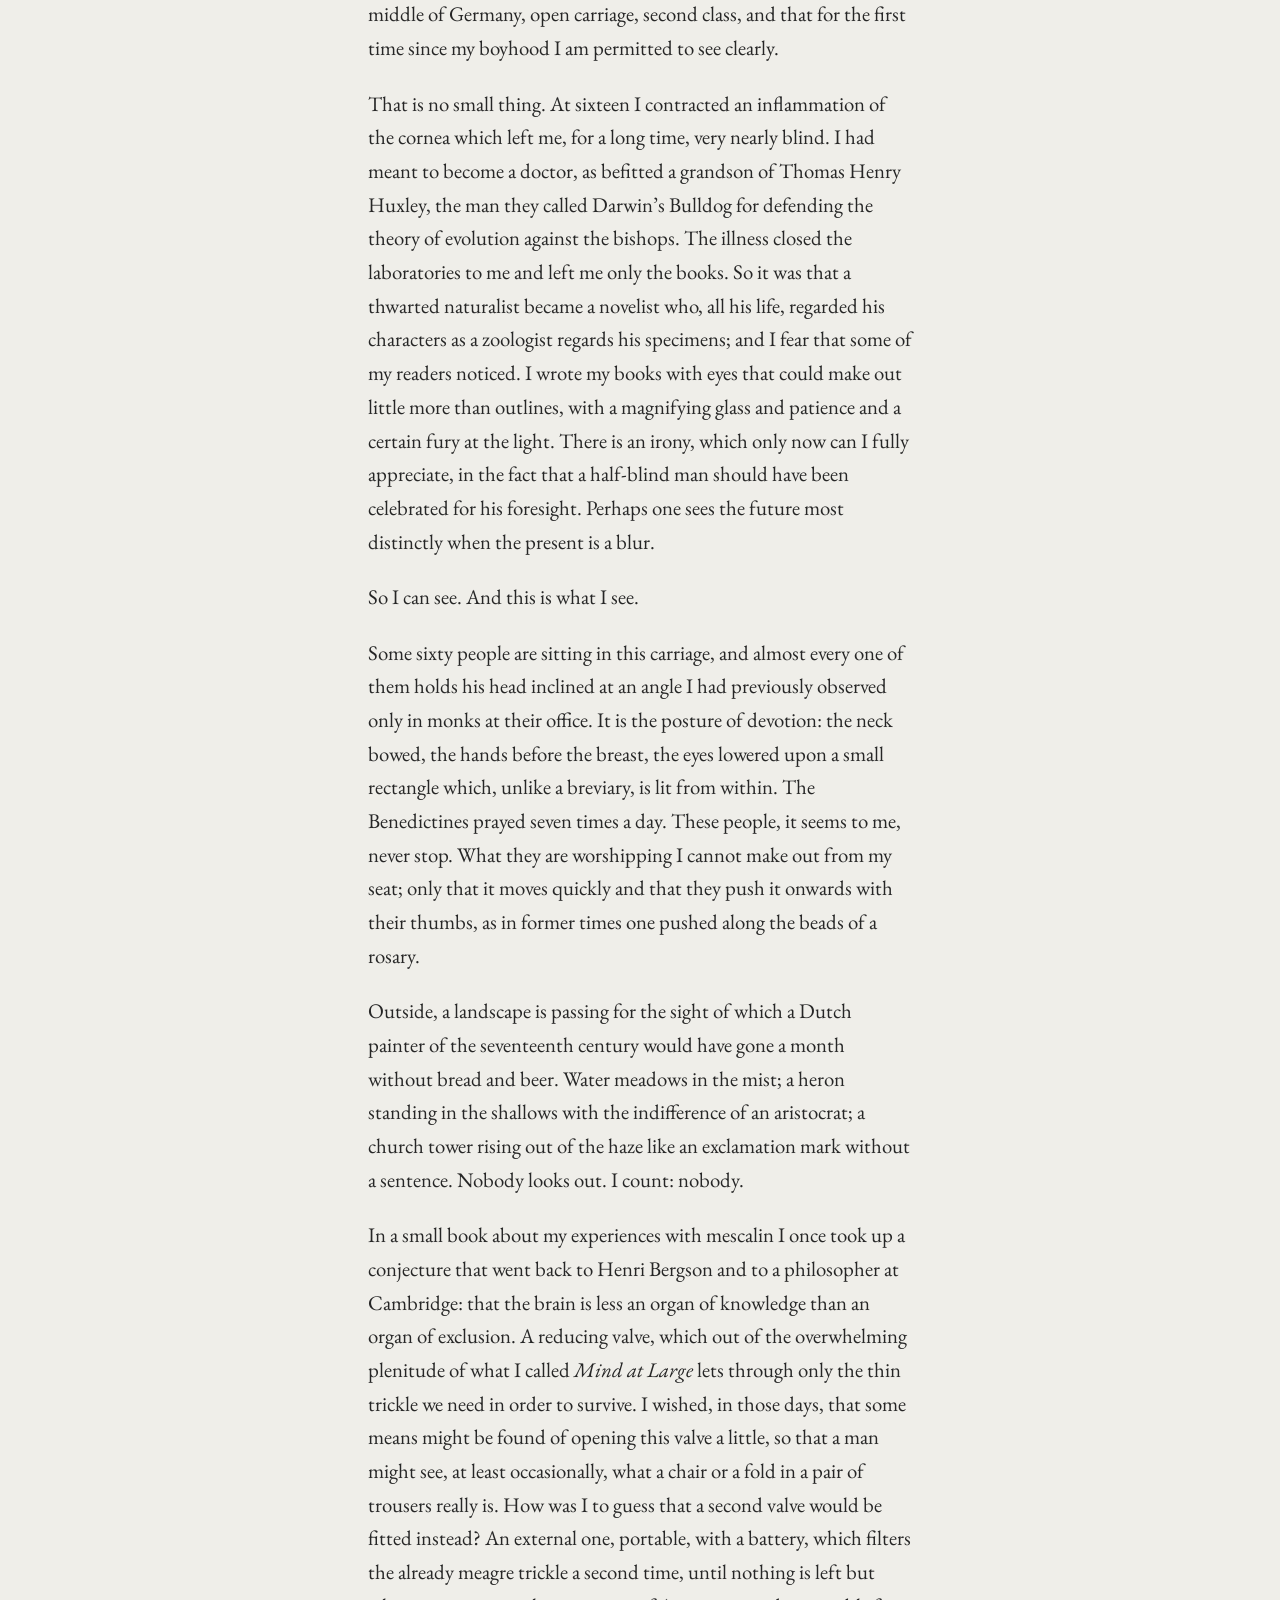
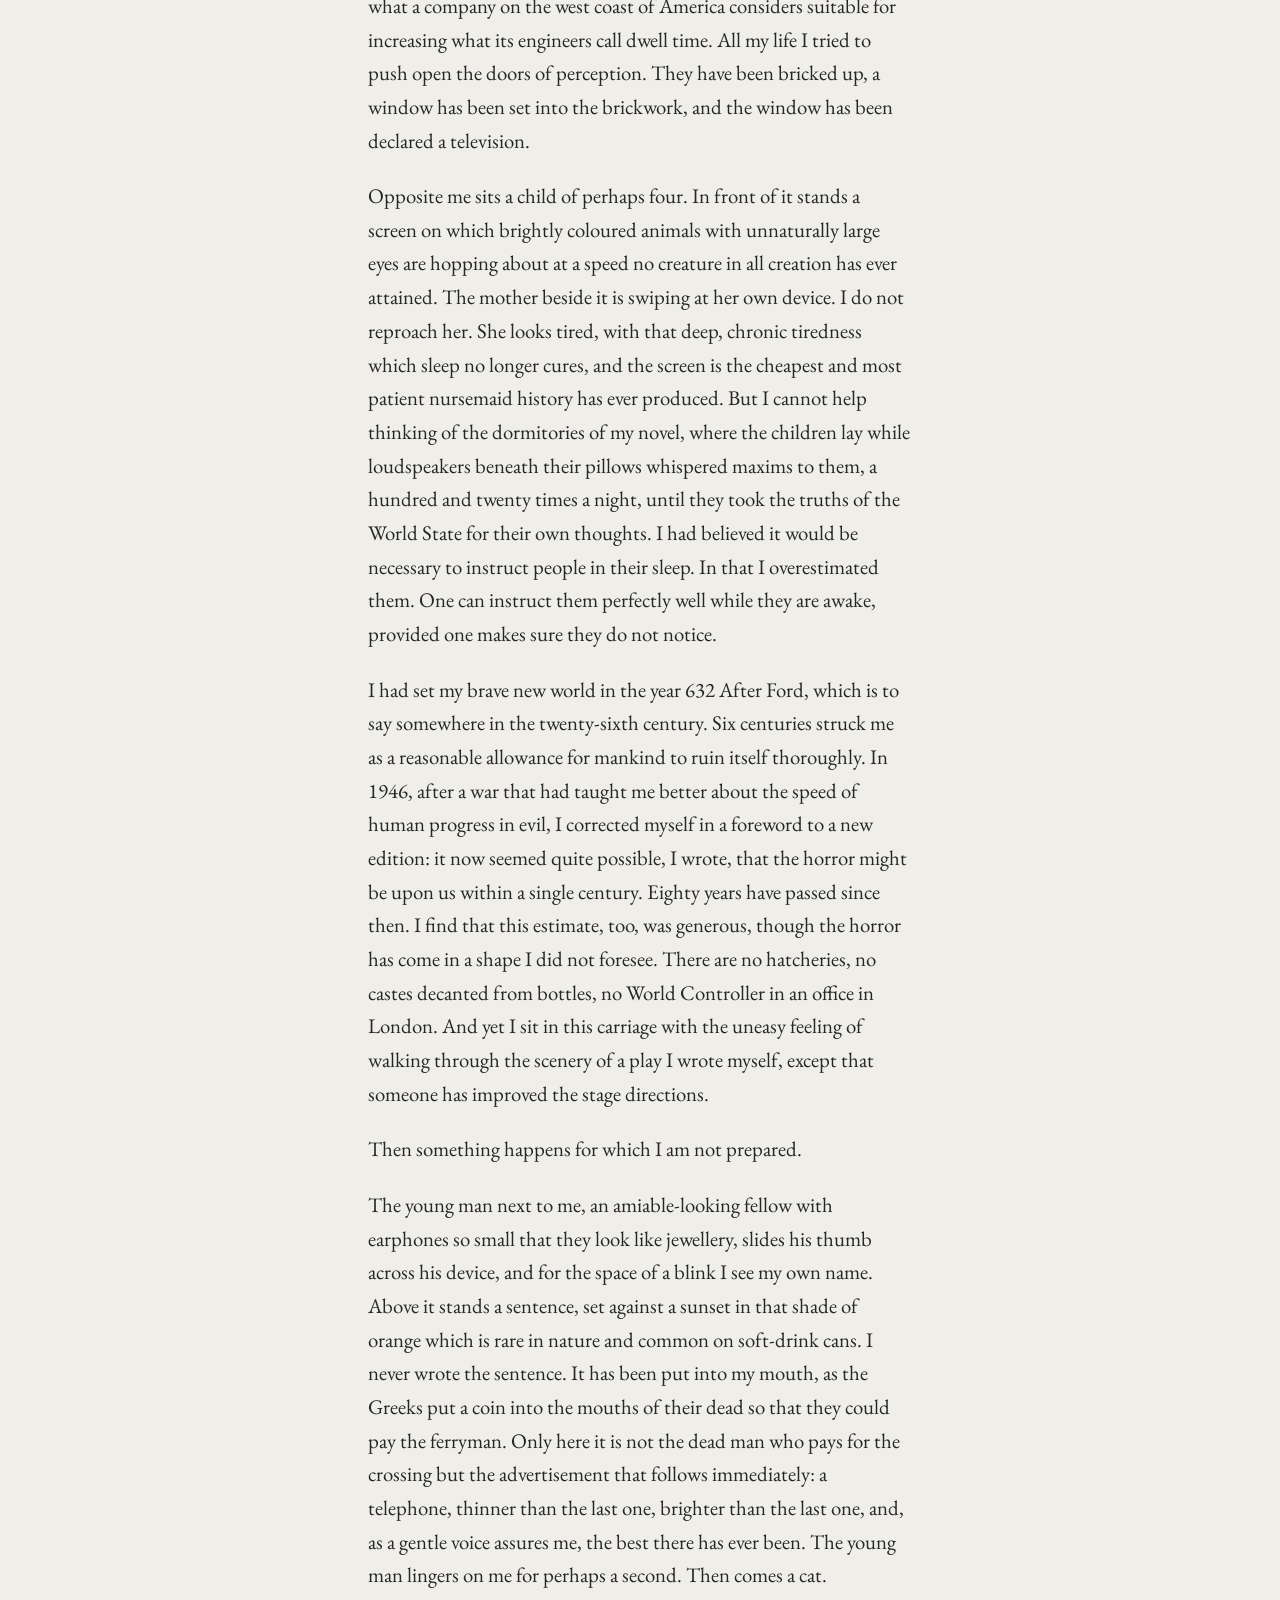
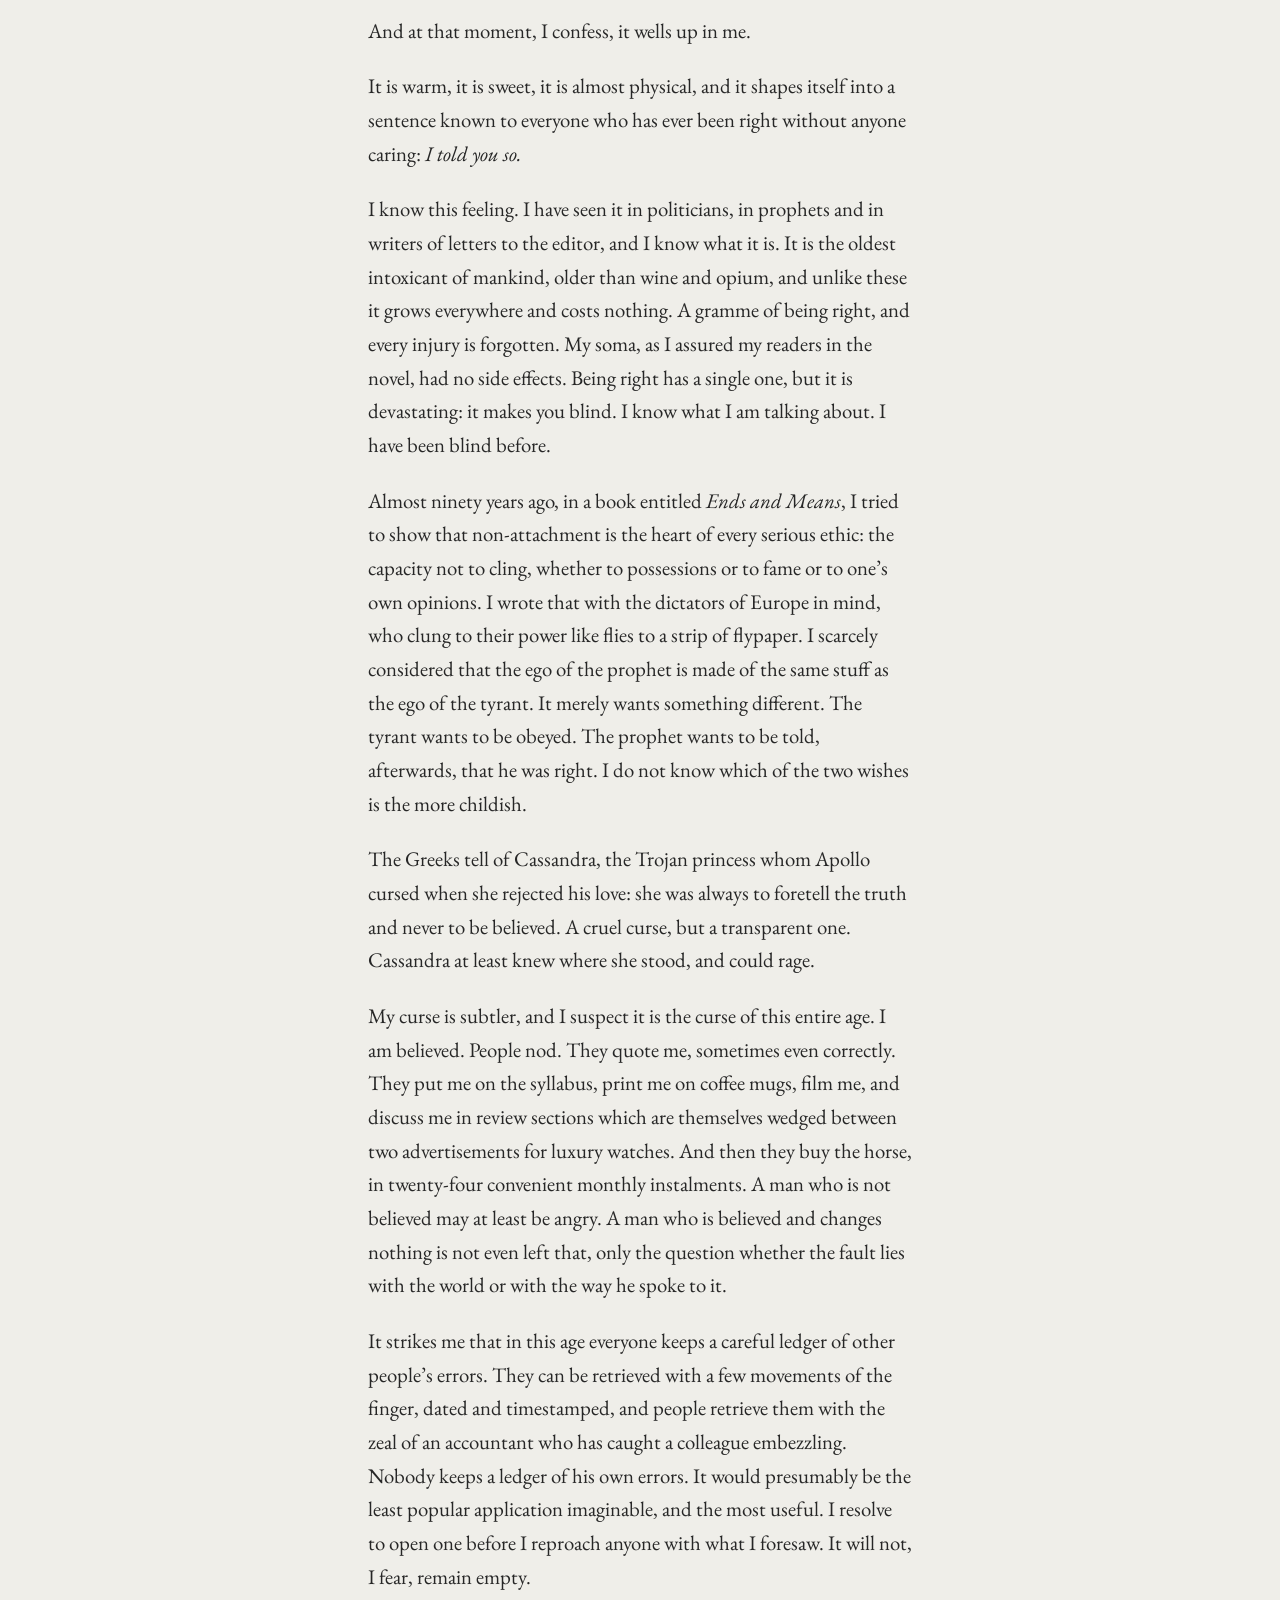
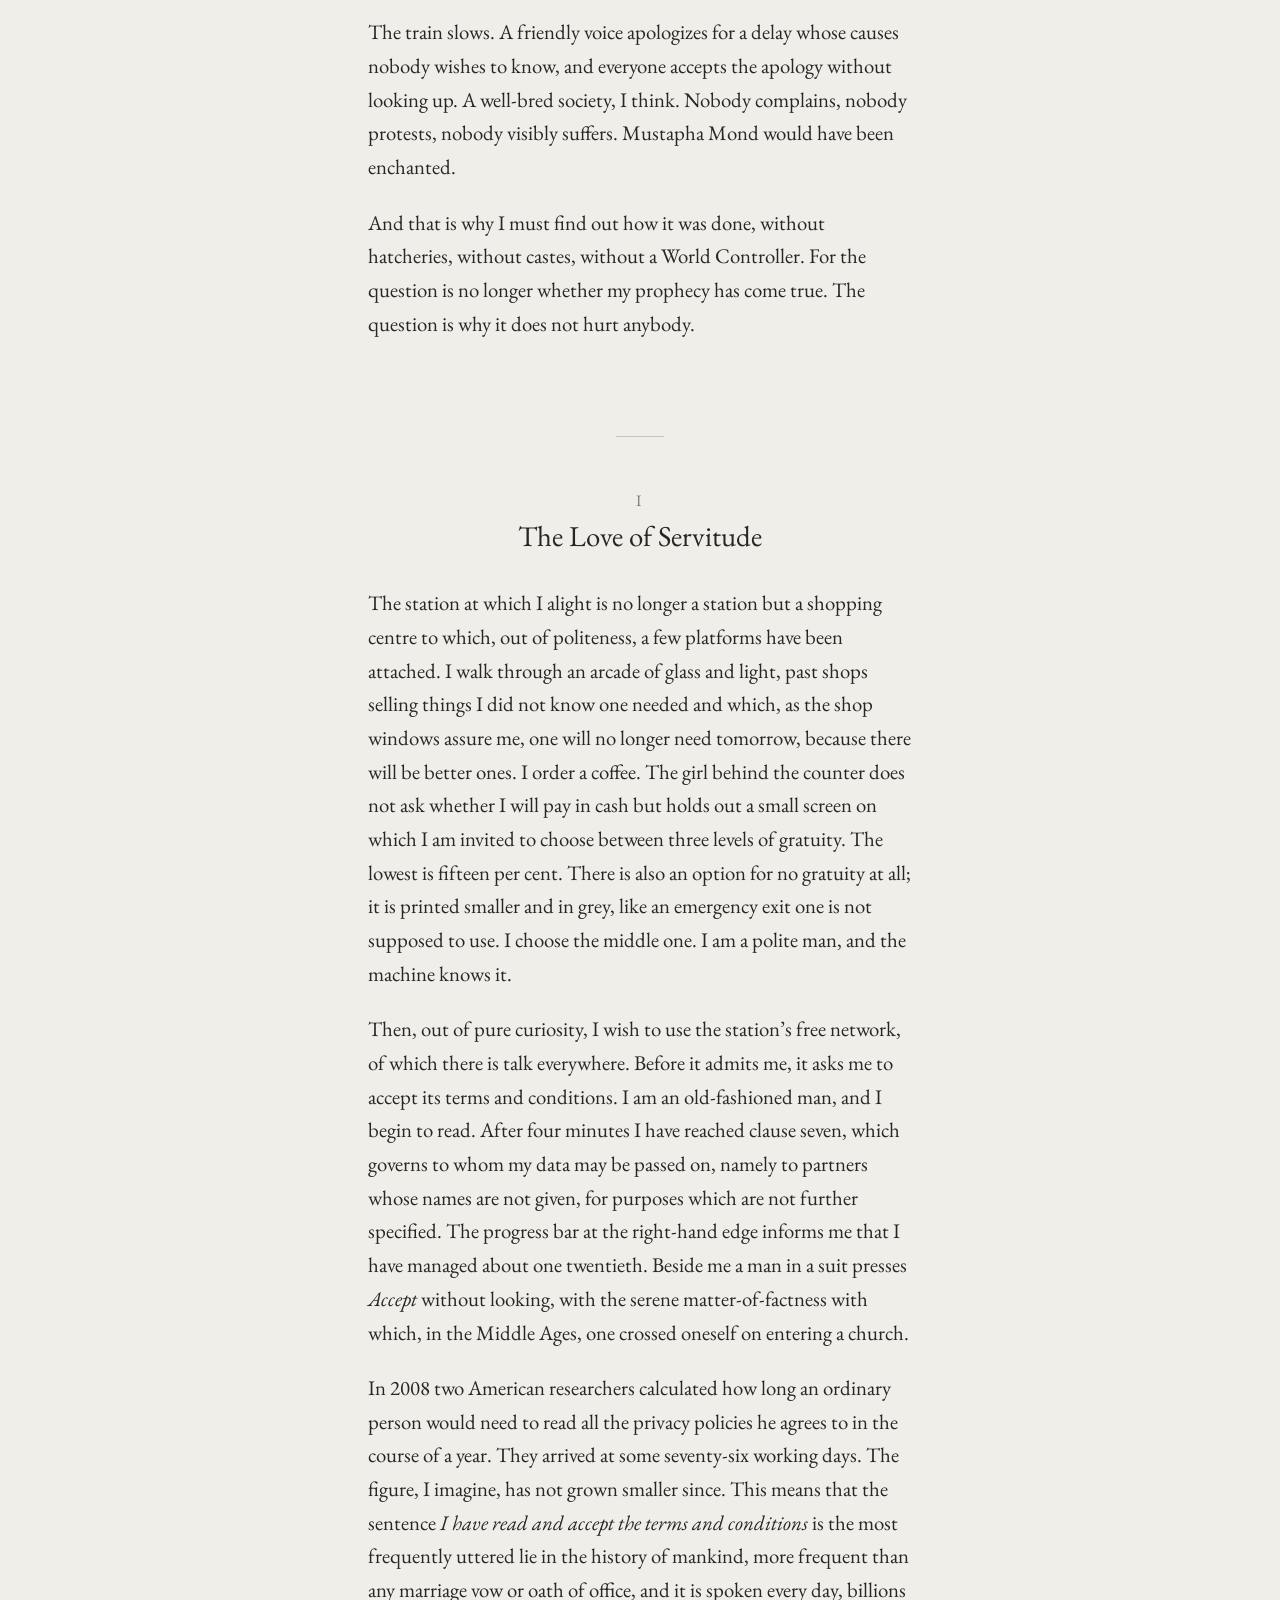
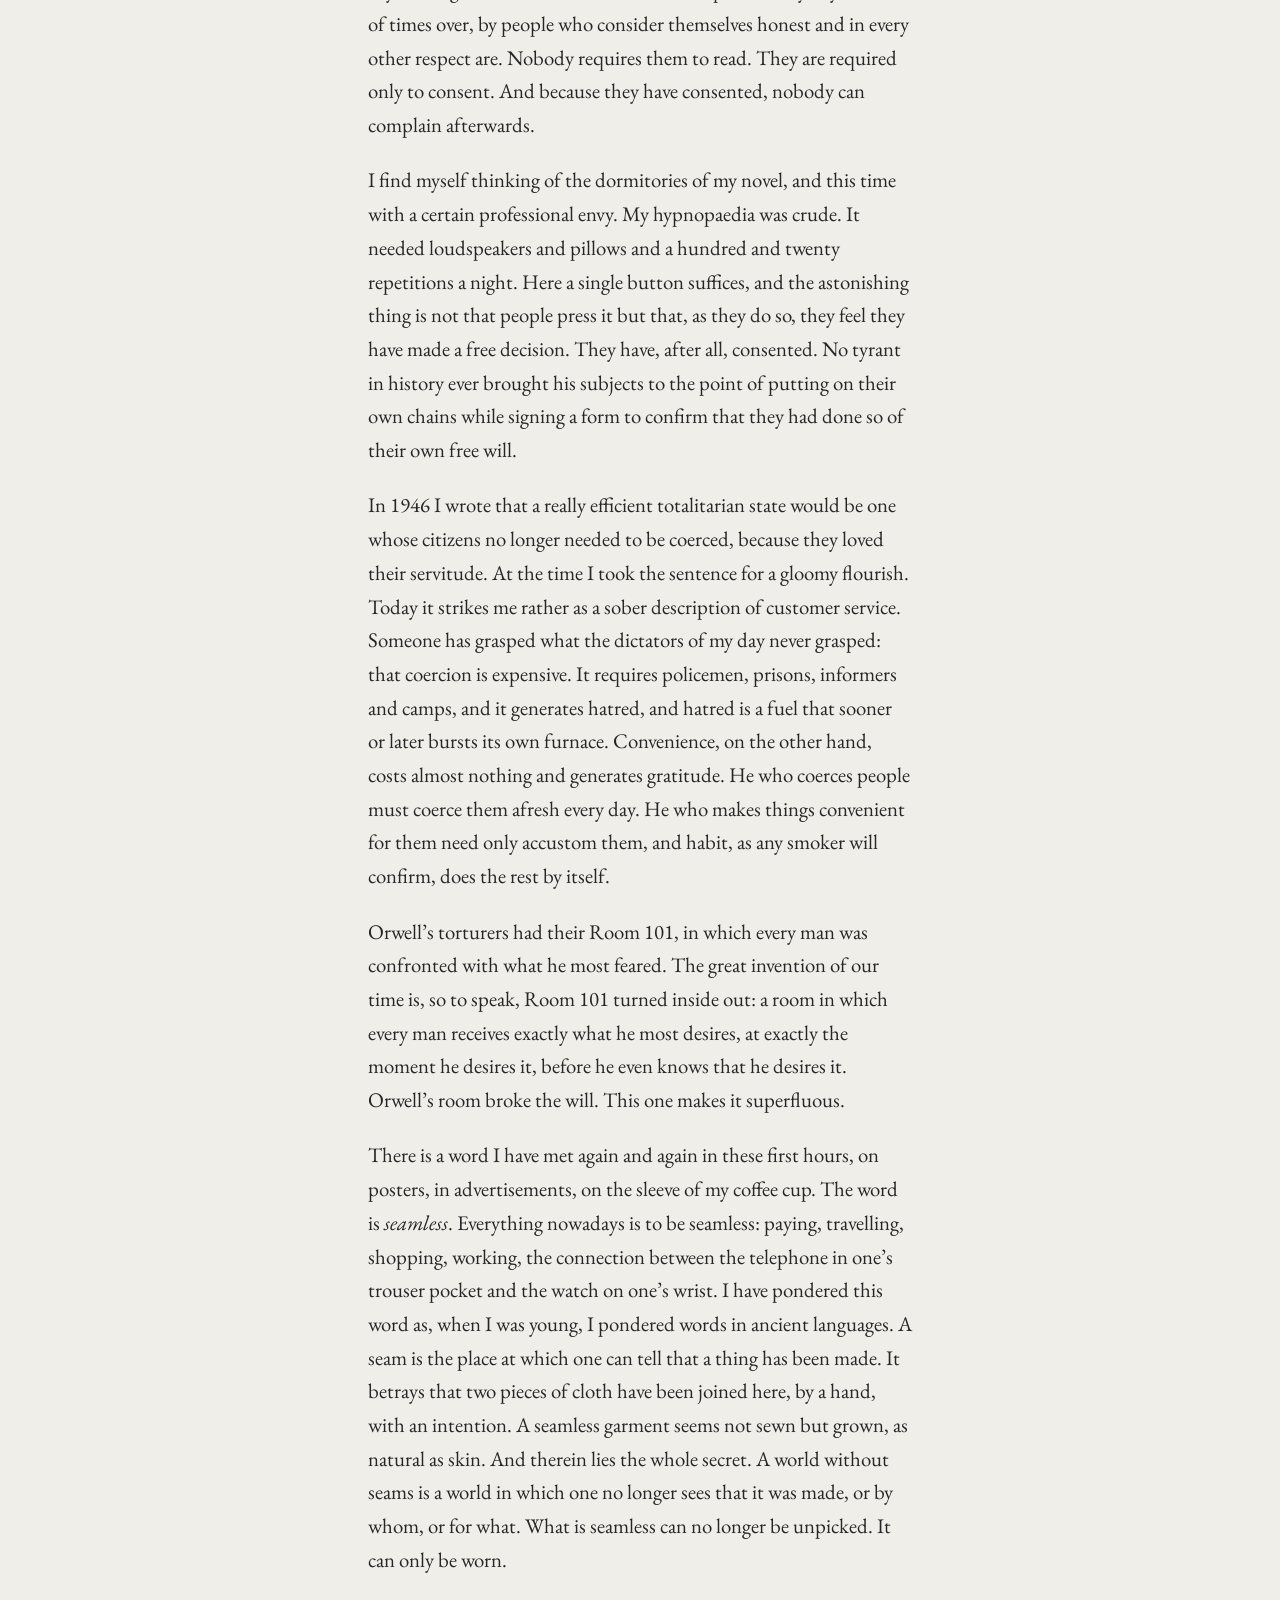
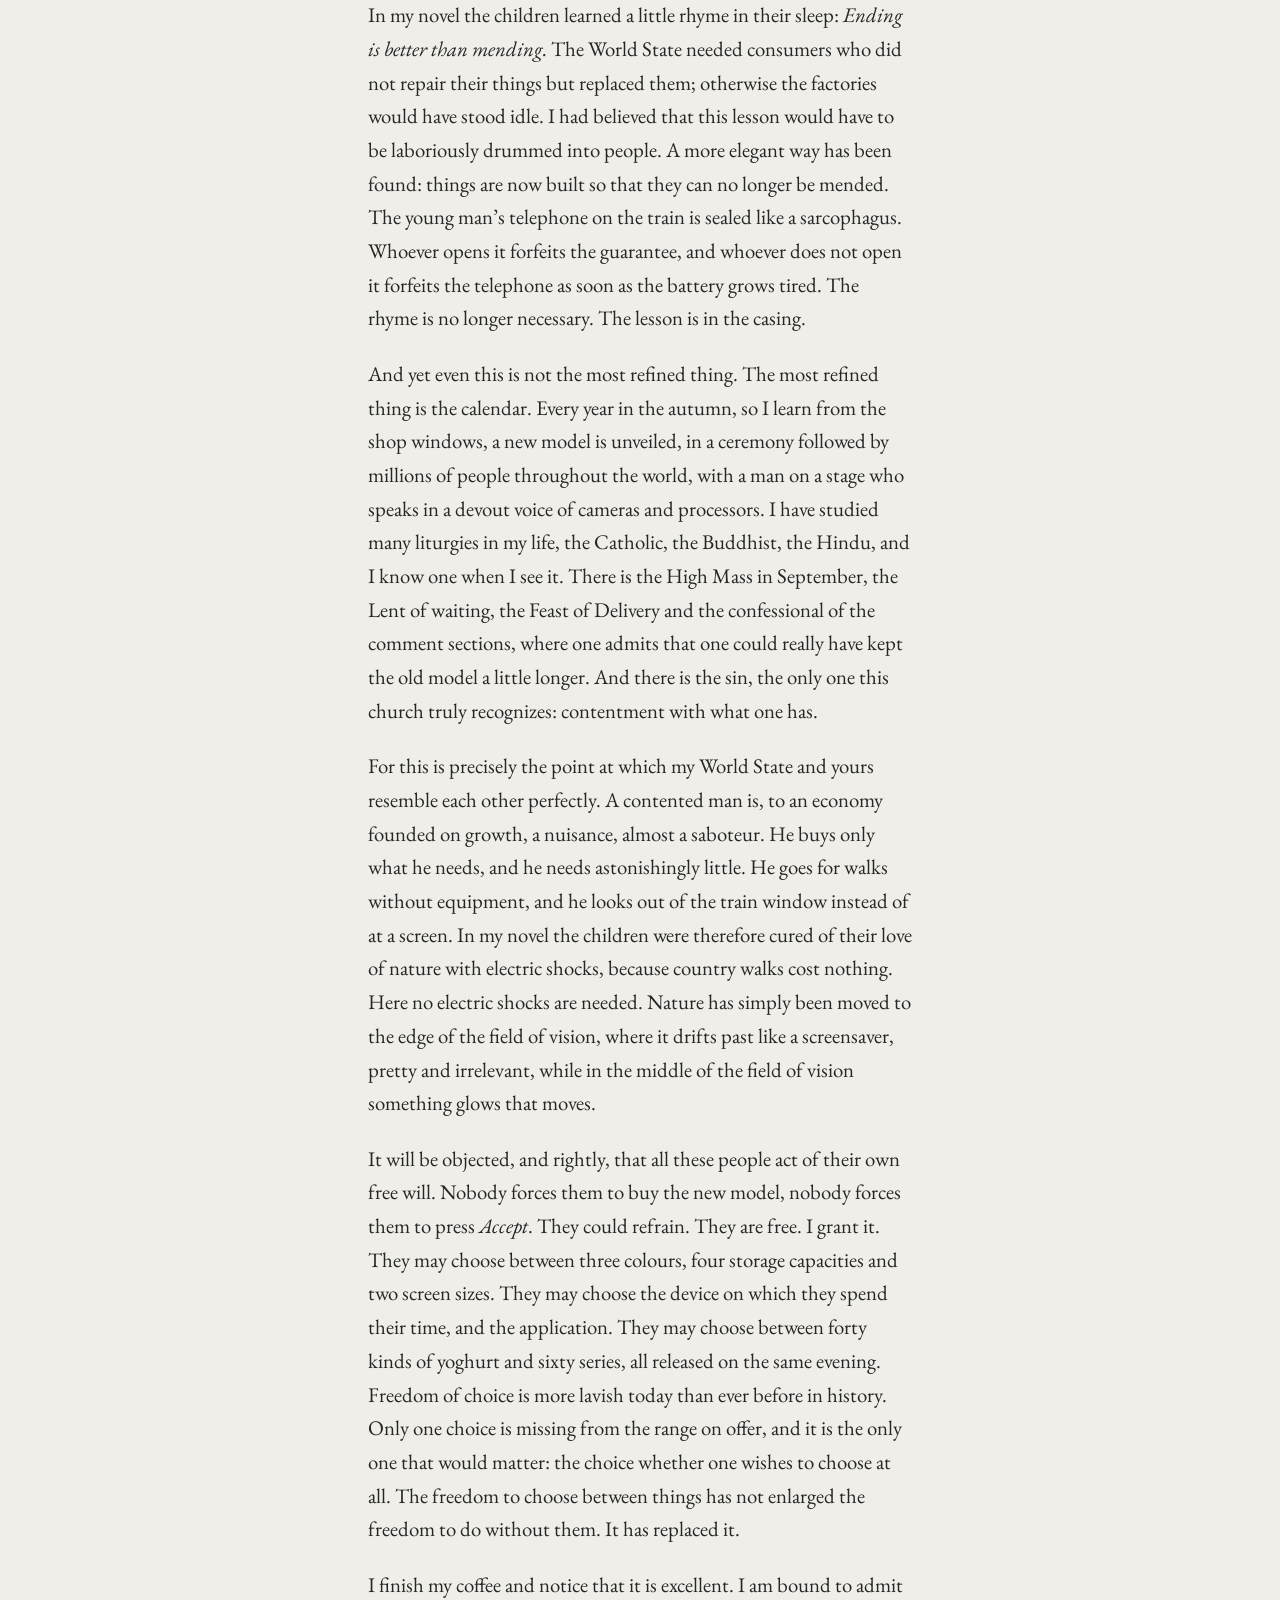
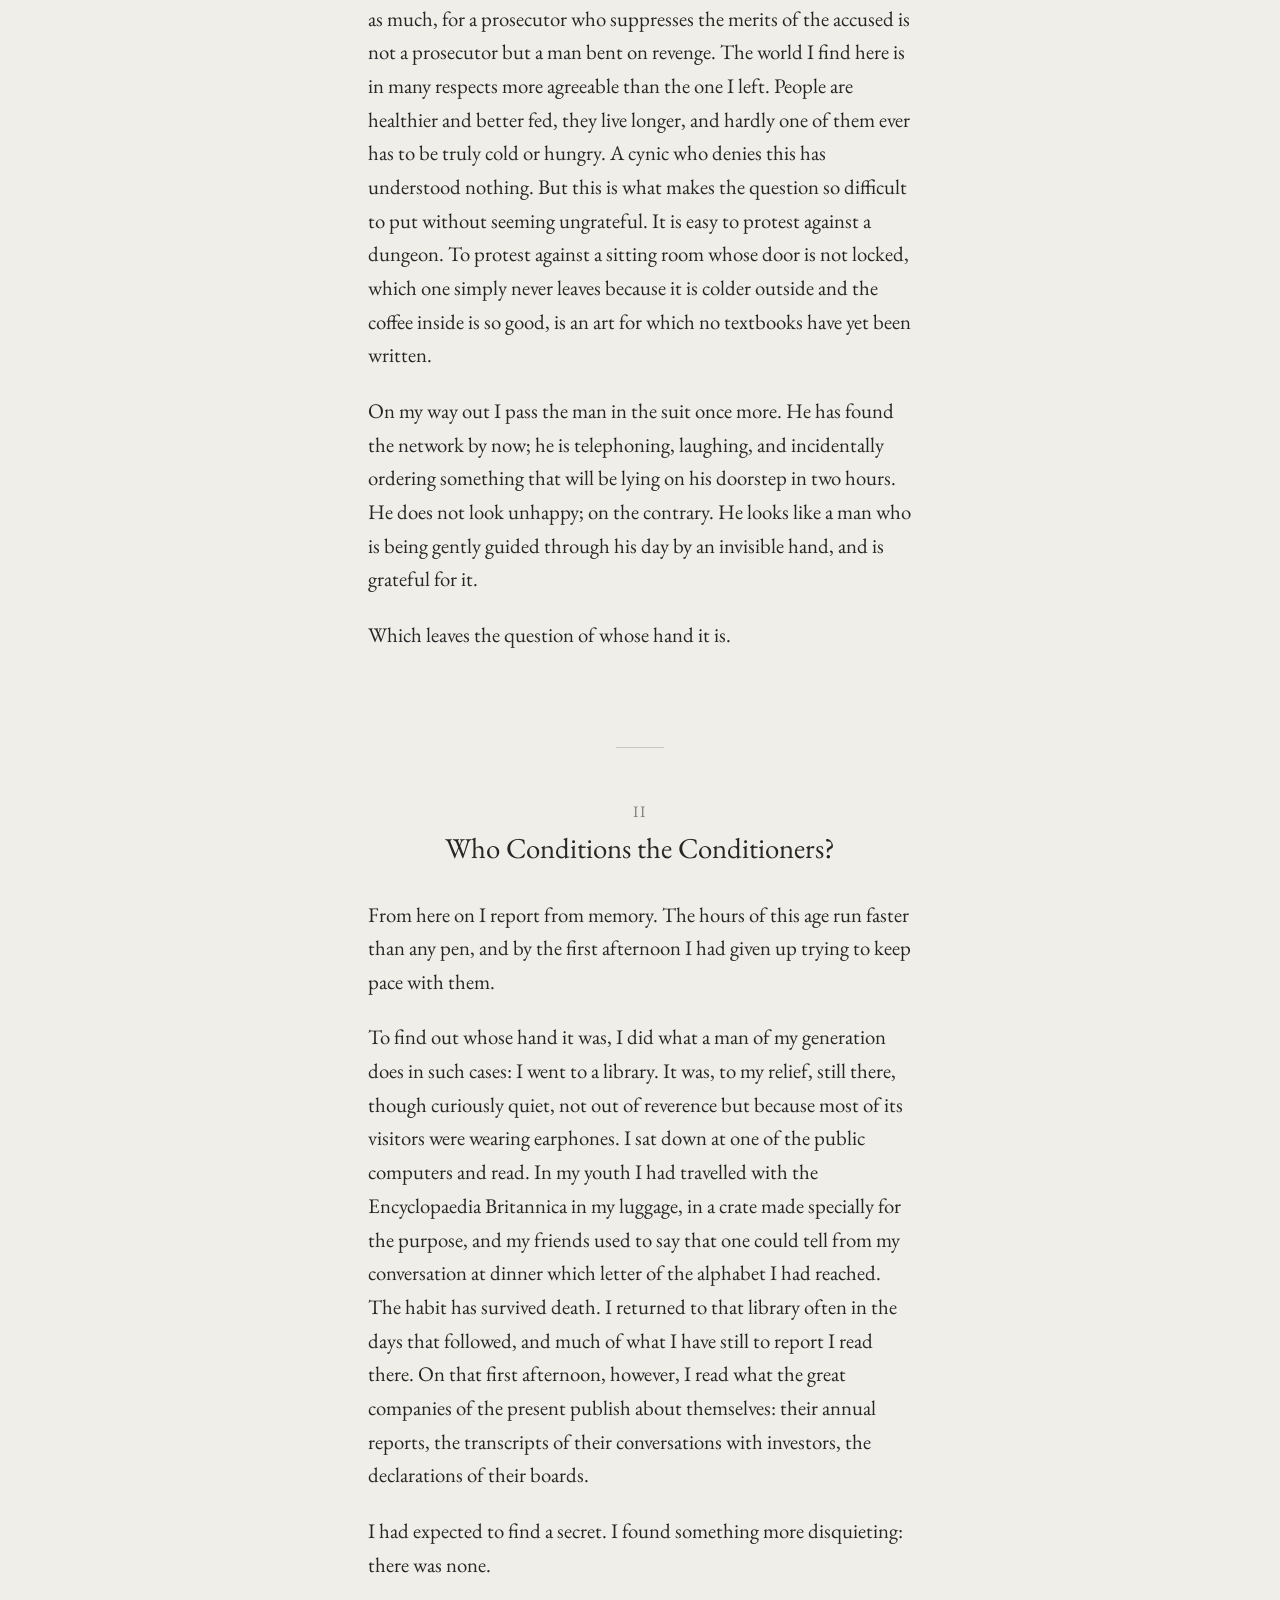
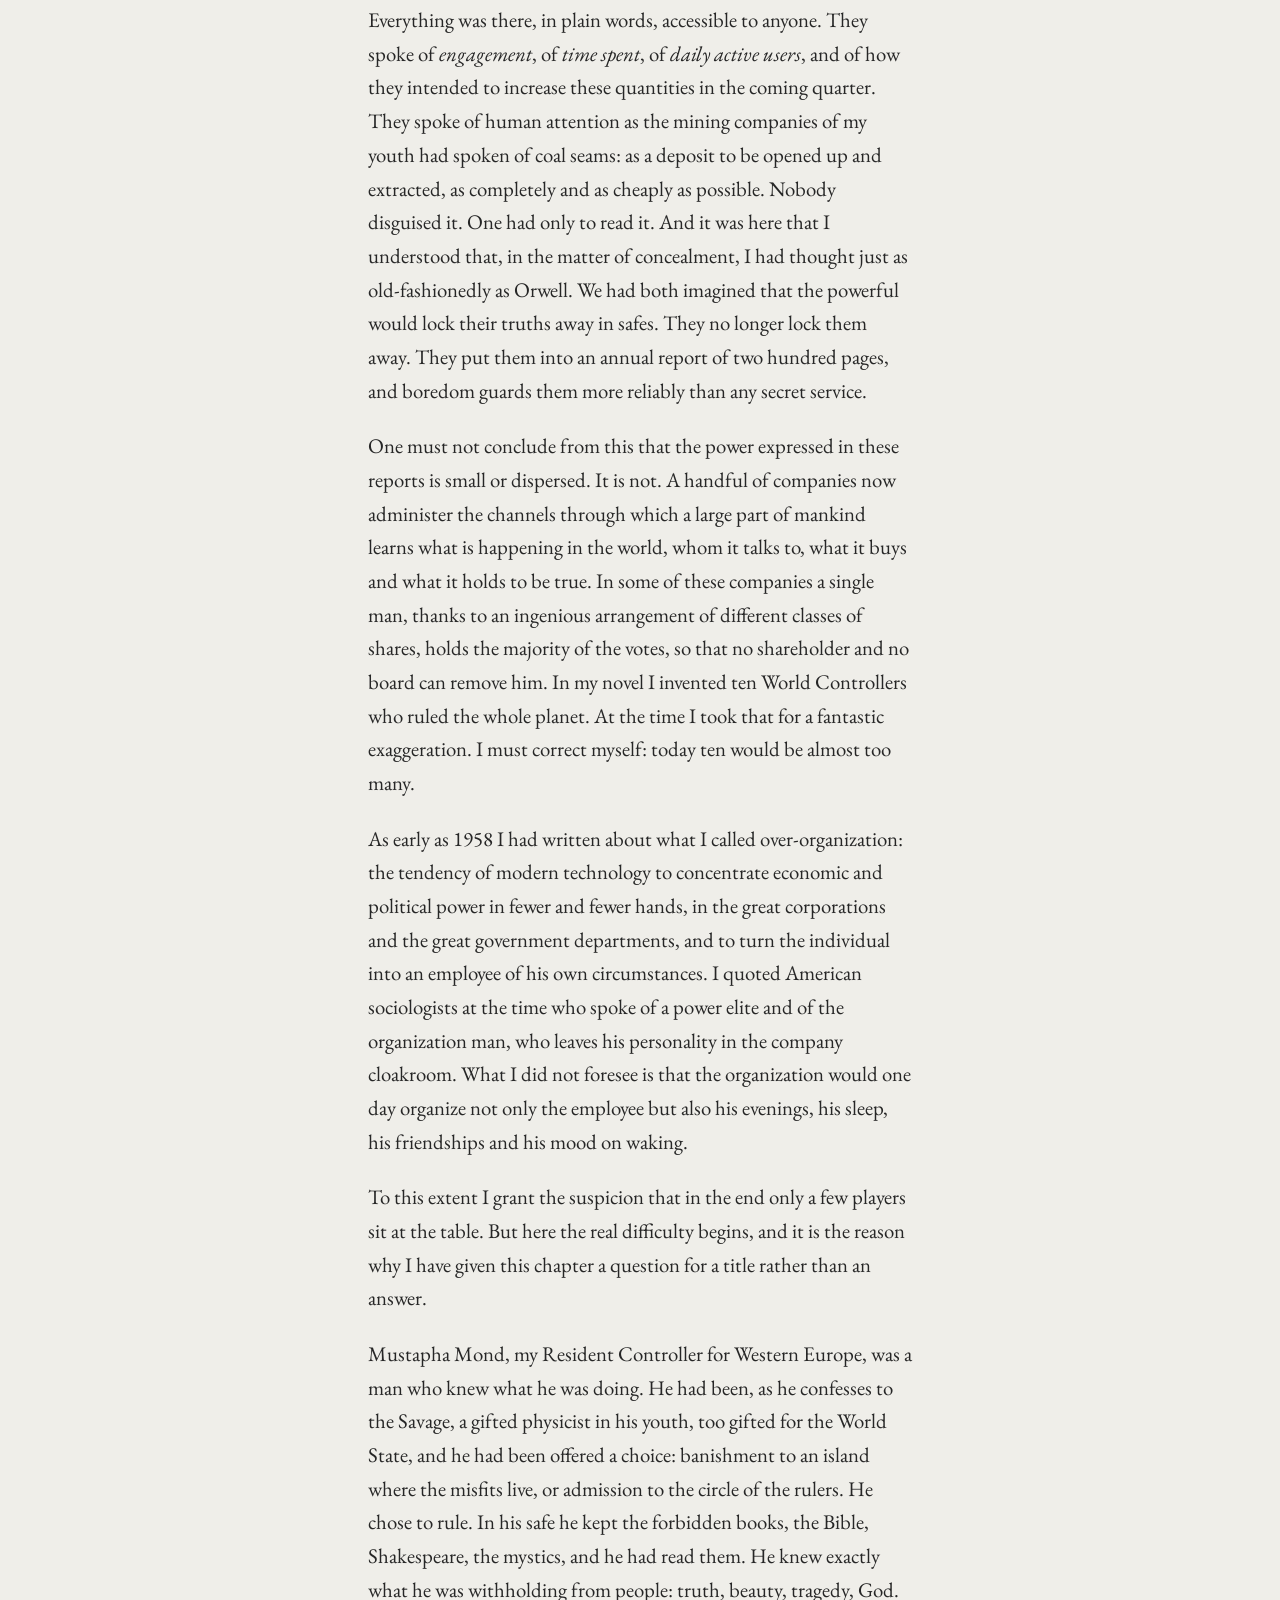
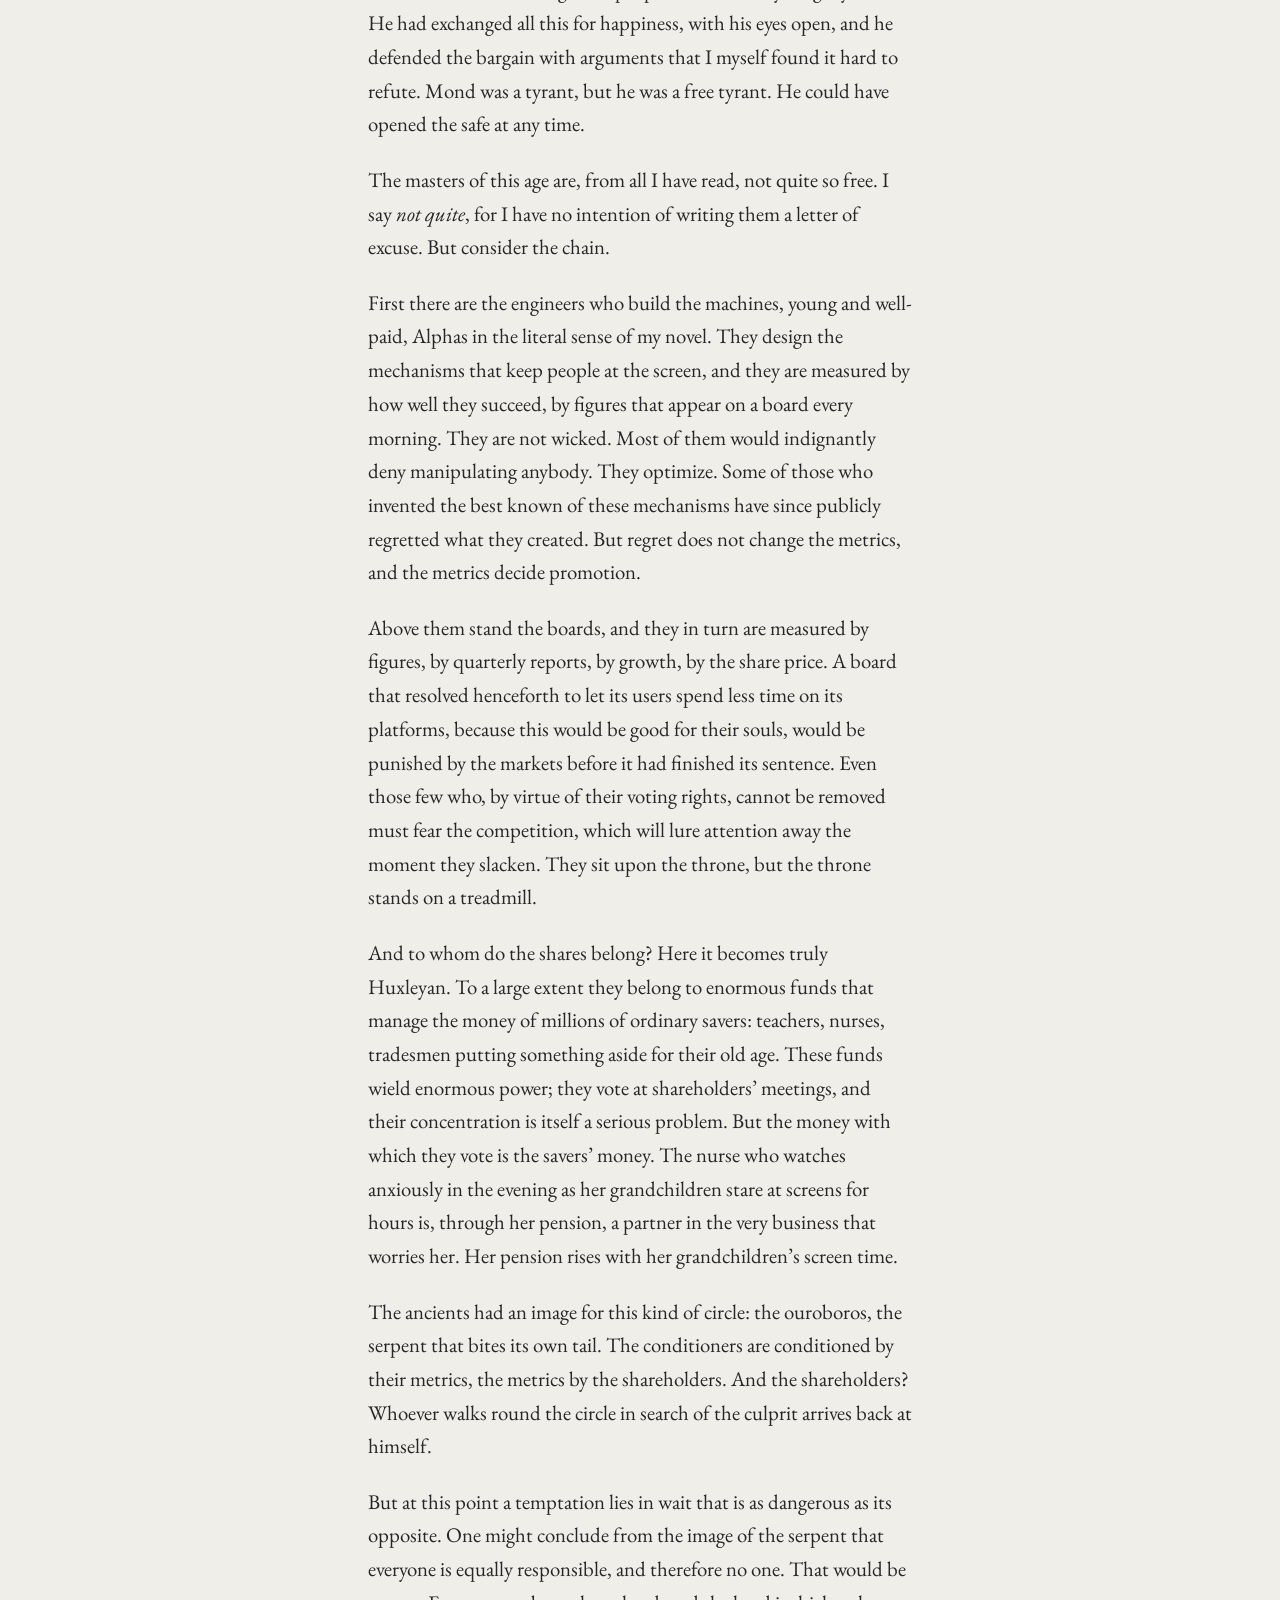
<file: en/essay.html>
<!doctype html>
<html lang="en">
<head>
<meta charset="utf-8">
<meta name="viewport" content="width=device-width, initial-scale=1">
<title>’Tis New to Thee – Huxley Returns to the Brave New World</title>
<meta name="description" content="Aldous Huxley returns to see how much of his brave new world has come true: the love of servitude, rule by pleasure. An essay, about an hour’s read.">
<meta name="author" content="Essah">
<meta name="tdm-reservation" content="1">
<meta name="color-scheme" content="light dark">
<link rel="canonical" href="https://essah101.github.io/huxley-is-back/en/essay.html">
<link rel="alternate" hreflang="de" href="https://essah101.github.io/huxley-is-back/de/essay.html">
<link rel="alternate" hreflang="en" href="https://essah101.github.io/huxley-is-back/en/essay.html">
<meta property="og:type" content="article">
<meta property="og:title" content="’Tis New to Thee – Huxley Returns to the Brave New World">
<meta property="og:description" content="Aldous Huxley returns to see how much of his brave new world has come true: the love of servitude, rule by pleasure. An essay, about an hour’s read.">
<meta property="og:url" content="https://essah101.github.io/huxley-is-back/en/essay.html">
<meta property="og:image" content="https://essah101.github.io/huxley-is-back/assets/img/og-en.jpg">
<meta property="og:image:width" content="1200">
<meta property="og:image:height" content="630">
<meta name="twitter:card" content="summary_large_image">
<link rel="icon" href="../assets/img/favicon.svg" type="image/svg+xml">
<link rel="preload" href="../assets/fonts/eb-garamond-latin-400-normal.woff2" as="font" type="font/woff2" crossorigin>
<link rel="stylesheet" href="../assets/css/style.css">
</head>
<body class="page-essay">
<a class="skip" href="#inhalt">Skip to text</a>
<header class="topbar">
  <a class="brand" href="../index.html" title="Home"><svg class="brand-heron" aria-hidden="true" focusable="false" xmlns="http://www.w3.org/2000/svg" viewBox="0 0 52.00 40.56" width="208" height="162"><path d="M27.21 18.88L28.09 25.85L28.05 25.87L28.39 32.74L28.06 32.75L27.72 25.88L27.67 25.90L26.79 18.93ZZ" fill="#808082"/><path d="M25.85 18.56L26.26 26.21L26.21 26.23L25.67 33.23L25.34 33.21L25.89 26.20L25.84 26.23L25.43 18.58ZZ" fill="#78787a"/><path d="M11.70 2.65L11.92 2.61L12.15 2.57L12.38 2.53L12.61 2.49L12.85 2.45L13.08 2.41L13.32 2.37L13.56 2.33L13.79 2.29L14.03 2.25L14.27 2.21L14.50 2.17L14.74 2.13L14.97 2.09L15.20 2.05L15.42 2.01L15.64 1.98L15.86 1.94L16.07 1.90L16.28 1.87L16.48 1.83L16.68 1.80L16.87 1.77L16.93 1.70L17.00 1.62L17.08 1.56L17.16 1.49L17.25 1.43L17.34 1.37L17.43 1.31L17.53 1.26L17.64 1.21L17.74 1.17L17.85 1.13L17.96 1.10L18.07 1.07L18.19 1.04L18.30 1.02L18.42 1.01L18.54 1.00L18.66 1.00L18.78 1.00L18.90 1.02L19.01 1.03L19.13 1.06L19.25 1.09L19.31 1.12L19.36 1.16L19.42 1.20L19.47 1.25L19.51 1.30L19.55 1.35L19.59 1.40L19.62 1.46L19.65 1.53L19.68 1.59L19.70 1.66L19.72 1.73L19.73 1.81L19.74 1.89L19.75 1.97L19.75 2.05L19.75 2.13L19.74 2.22L19.73 2.31L19.72 2.40L19.70 2.50L19.68 2.59L19.66 2.69L19.61 2.85L19.57 3.03L19.53 3.20L19.50 3.38L19.47 3.56L19.44 3.75L19.42 3.94L19.40 4.13L19.39 4.32L19.38 4.52L19.38 4.71L19.39 4.91L19.40 5.11L19.42 5.31L19.44 5.51L19.47 5.70L19.51 5.90L19.56 6.10L19.61 6.29L19.68 6.48L19.75 6.67L19.84 6.86L19.93 7.04L20.03 7.21L20.13 7.37L20.23 7.53L20.33 7.69L20.44 7.85L20.55 8.00L20.66 8.16L20.77 8.31L20.88 8.46L20.99 8.61L21.10 8.76L21.21 8.91L21.32 9.06L21.43 9.20L21.54 9.35L21.65 9.50L21.76 9.65L21.86 9.80L21.97 9.95L22.07 10.11L22.18 10.26L22.28 10.42L22.38 10.58L22.72 10.60L23.08 10.64L23.46 10.71L23.85 10.80L24.25 10.91L24.66 11.04L25.08 11.19L25.52 11.37L25.96 11.56L26.40 11.77L26.85 12.01L27.31 12.26L27.77 12.53L28.23 12.82L28.69 13.13L29.15 13.45L29.61 13.80L30.07 14.16L30.52 14.53L30.97 14.92L31.41 15.33L31.84 15.75L32.27 16.19L32.43 16.36L32.58 16.54L32.74 16.72L32.89 16.90L33.04 17.07L33.20 17.25L33.35 17.43L33.50 17.60L33.66 17.78L33.81 17.96L33.96 18.13L34.11 18.31L34.26 18.49L34.40 18.66L34.55 18.84L34.70 19.01L34.84 19.19L34.98 19.36L35.12 19.54L35.26 19.71L35.40 19.89L35.54 20.06L35.67 20.23L35.43 20.17L35.18 20.11L34.93 20.06L34.68 20.00L34.43 19.95L34.17 19.90L33.92 19.85L33.66 19.81L33.41 19.76L33.15 19.72L32.89 19.68L32.63 19.64L32.37 19.60L32.10 19.57L31.84 19.53L31.58 19.50L31.31 19.47L31.05 19.44L30.78 19.41L30.52 19.39L30.25 19.36L29.99 19.34L29.72 19.31L29.41 19.29L29.10 19.26L28.80 19.23L28.50 19.20L28.20 19.16L27.90 19.11L27.60 19.06L27.31 19.01L27.02 18.95L26.74 18.88L26.46 18.81L26.18 18.74L25.91 18.65L25.64 18.56L25.37 18.47L25.11 18.37L24.86 18.26L24.61 18.14L24.36 18.02L24.12 17.89L23.88 17.75L23.65 17.60L23.43 17.44L23.25 17.31L23.08 17.17L22.92 17.03L22.75 16.89L22.59 16.75L22.44 16.60L22.29 16.45L22.14 16.30L22.00 16.14L21.86 15.99L21.72 15.83L21.59 15.67L21.46 15.51L21.33 15.34L21.21 15.17L21.09 15.00L20.97 14.83L20.86 14.66L20.75 14.49L20.64 14.31L20.54 14.13L20.43 13.95L20.34 13.77L20.24 13.60L20.13 13.43L20.03 13.26L19.92 13.10L19.81 12.93L19.70 12.76L19.59 12.60L19.48 12.44L19.37 12.27L19.26 12.11L19.16 11.94L19.05 11.77L18.95 11.60L18.85 11.43L18.76 11.26L18.67 11.08L18.59 10.91L18.51 10.72L18.44 10.54L18.37 10.35L18.32 10.16L18.27 9.96L18.23 9.76L18.20 9.58L18.19 9.39L18.17 9.20L18.16 9.01L18.16 8.81L18.16 8.62L18.16 8.42L18.16 8.22L18.17 8.02L18.19 7.82L18.20 7.62L18.22 7.42L18.24 7.21L18.26 7.01L18.29 6.81L18.31 6.61L18.34 6.41L18.36 6.22L18.39 6.02L18.42 5.83L18.45 5.64L18.47 5.46L18.50 5.27L18.51 5.14L18.52 5.01L18.52 4.88L18.52 4.76L18.50 4.64L18.49 4.52L18.46 4.41L18.43 4.30L18.39 4.19L18.35 4.09L18.30 3.99L18.24 3.90L18.18 3.81L18.11 3.72L18.04 3.64L17.96 3.57L17.88 3.50L17.79 3.43L17.70 3.37L17.60 3.32L17.50 3.27L17.39 3.23L17.28 3.20L17.04 3.18L16.79 3.15L16.55 3.13L16.30 3.11L16.06 3.08L15.81 3.06L15.56 3.04L15.31 3.01L15.06 2.99L14.81 2.96L14.56 2.94L14.31 2.91L14.07 2.89L13.82 2.87L13.57 2.84L13.33 2.82L13.09 2.79L12.85 2.77L12.61 2.75L12.38 2.72L12.15 2.70L11.92 2.68L11.70 2.65ZZ" fill="#808082"/><path d="M23.09 10.92L23.43 10.95L23.78 11.01L24.14 11.09L24.50 11.19L24.88 11.31L25.26 11.45L25.66 11.61L26.05 11.79L26.45 11.98L26.86 12.20L27.27 12.43L27.68 12.67L28.10 12.94L28.51 13.22L28.93 13.52L29.34 13.83L29.76 14.16L30.17 14.50L30.58 14.86L30.98 15.23L31.38 15.62L31.78 16.01L32.17 16.42L32.32 16.59L32.47 16.76L32.63 16.93L32.78 17.10L32.94 17.28L33.10 17.45L33.26 17.62L33.42 17.79L33.58 17.97L33.75 18.14L33.91 18.32L34.08 18.49L34.25 18.67L34.41 18.84L34.58 19.02L34.76 19.20L34.93 19.37L35.10 19.55L35.27 19.73L35.45 19.90L35.62 20.08L35.80 20.26L35.98 20.44L35.64 20.32L35.30 20.21L34.95 20.09L34.59 19.98L34.23 19.86L33.85 19.75L33.48 19.63L33.10 19.52L32.71 19.41L32.32 19.29L31.93 19.18L31.54 19.07L31.14 18.96L30.75 18.85L30.36 18.74L29.97 18.64L29.58 18.53L29.19 18.43L28.81 18.32L28.44 18.22L28.06 18.12L27.70 18.02L27.34 17.92L27.08 17.84L26.82 17.74L26.57 17.64L26.33 17.52L26.09 17.40L25.86 17.27L25.63 17.13L25.41 16.99L25.20 16.83L25.00 16.67L24.80 16.50L24.61 16.33L24.43 16.15L24.25 15.96L24.08 15.76L23.92 15.57L23.76 15.36L23.62 15.15L23.47 14.94L23.34 14.72L23.22 14.50L23.10 14.27L22.99 14.04L22.95 13.92L22.91 13.79L22.88 13.66L22.85 13.53L22.82 13.39L22.80 13.25L22.79 13.11L22.78 12.98L22.77 12.83L22.77 12.69L22.77 12.55L22.77 12.41L22.78 12.27L22.80 12.13L22.82 11.99L22.84 11.85L22.86 11.71L22.89 11.57L22.92 11.43L22.96 11.30L23.00 11.17L23.04 11.04L23.09 10.92ZZ" fill="#69696b"/><path d="M18.30 9.73L18.30 9.97L18.31 10.21L18.32 10.46L18.33 10.70L18.35 10.94L18.38 11.19L18.41 11.43L18.45 11.67L18.49 11.91L18.53 12.15L18.58 12.39L18.64 12.62L18.70 12.86L18.76 13.10L18.84 13.33L18.91 13.56L18.99 13.79L19.08 14.02L19.17 14.25L19.27 14.47L19.37 14.69L19.48 14.91L19.59 15.13L19.59 14.98L19.59 14.81L19.59 14.64L19.58 14.47L19.56 14.28L19.54 14.09L19.52 13.89L19.50 13.69L19.47 13.48L19.44 13.26L19.40 13.04L19.37 12.82L19.33 12.59L19.29 12.35L19.25 12.11L19.21 11.87L19.18 11.62L19.14 11.37L19.10 11.11L19.07 10.85L19.03 10.59L19.00 10.33L18.98 10.07ZZ" fill="#808082"/><path d="M19.18 1.19L19.36 1.22L19.53 1.25L19.71 1.29L19.89 1.33L20.07 1.37L20.25 1.42L20.43 1.47L20.61 1.53L20.79 1.59L20.97 1.66L21.15 1.73L21.33 1.80L21.52 1.88L21.70 1.96L21.89 2.04L22.08 2.13L22.26 2.23L22.45 2.33L22.65 2.43L22.84 2.54L23.03 2.65L23.23 2.77L23.43 2.89L23.24 2.81L23.05 2.74L22.87 2.67L22.68 2.60L22.50 2.53L22.32 2.47L22.15 2.41L21.97 2.35L21.80 2.30L21.63 2.25L21.46 2.20L21.30 2.16L21.13 2.12L20.97 2.08L20.81 2.04L20.66 2.01L20.51 1.98L20.36 1.96L20.21 1.93L20.07 1.91L19.93 1.90L19.79 1.88L19.66 1.87ZZ" fill="#525254"/><path d="M1.00 33.36L23.00 33.36" fill="none" stroke="#a8abad" stroke-width="0.4" stroke-linecap="round"/><path d="M32.00 33.36L51.00 33.36" fill="none" stroke="#a8abad" stroke-width="0.4" stroke-linecap="round"/><path d="M13.00 36.56L39.00 36.56" fill="none" stroke="#c7c9cc" stroke-width="0.35" stroke-linecap="round"/><path d="M21.00 39.56L32.00 39.56" fill="none" stroke="#c7c9cc" stroke-width="0.35" stroke-linecap="round"/></svg><span>’Tis New to Thee</span></a>
  <nav><a href="../en/background.html">Huxley’s World</a><a href="../de/essay.html" hreflang="de" lang="de">Deutsch</a></nav>
</header>
<main id="inhalt" class="reading">
<article>
<header class="masthead">
  <p class="kicker">Essay · About an hour’s read</p>
  <h1>’Tis New to Thee</h1>
  <p class="subtitle">Huxley Returns to the Brave New World. A Re-creation</p>
  <svg class="heron-mast" aria-hidden="true" focusable="false" xmlns="http://www.w3.org/2000/svg" viewBox="0 0 52.00 40.56" width="208" height="162"><path d="M27.21 18.88L28.09 25.85L28.05 25.87L28.39 32.74L28.06 32.75L27.72 25.88L27.67 25.90L26.79 18.93ZZ" fill="#808082"/><path d="M25.85 18.56L26.26 26.21L26.21 26.23L25.67 33.23L25.34 33.21L25.89 26.20L25.84 26.23L25.43 18.58ZZ" fill="#78787a"/><path d="M11.70 2.65L11.92 2.61L12.15 2.57L12.38 2.53L12.61 2.49L12.85 2.45L13.08 2.41L13.32 2.37L13.56 2.33L13.79 2.29L14.03 2.25L14.27 2.21L14.50 2.17L14.74 2.13L14.97 2.09L15.20 2.05L15.42 2.01L15.64 1.98L15.86 1.94L16.07 1.90L16.28 1.87L16.48 1.83L16.68 1.80L16.87 1.77L16.93 1.70L17.00 1.62L17.08 1.56L17.16 1.49L17.25 1.43L17.34 1.37L17.43 1.31L17.53 1.26L17.64 1.21L17.74 1.17L17.85 1.13L17.96 1.10L18.07 1.07L18.19 1.04L18.30 1.02L18.42 1.01L18.54 1.00L18.66 1.00L18.78 1.00L18.90 1.02L19.01 1.03L19.13 1.06L19.25 1.09L19.31 1.12L19.36 1.16L19.42 1.20L19.47 1.25L19.51 1.30L19.55 1.35L19.59 1.40L19.62 1.46L19.65 1.53L19.68 1.59L19.70 1.66L19.72 1.73L19.73 1.81L19.74 1.89L19.75 1.97L19.75 2.05L19.75 2.13L19.74 2.22L19.73 2.31L19.72 2.40L19.70 2.50L19.68 2.59L19.66 2.69L19.61 2.85L19.57 3.03L19.53 3.20L19.50 3.38L19.47 3.56L19.44 3.75L19.42 3.94L19.40 4.13L19.39 4.32L19.38 4.52L19.38 4.71L19.39 4.91L19.40 5.11L19.42 5.31L19.44 5.51L19.47 5.70L19.51 5.90L19.56 6.10L19.61 6.29L19.68 6.48L19.75 6.67L19.84 6.86L19.93 7.04L20.03 7.21L20.13 7.37L20.23 7.53L20.33 7.69L20.44 7.85L20.55 8.00L20.66 8.16L20.77 8.31L20.88 8.46L20.99 8.61L21.10 8.76L21.21 8.91L21.32 9.06L21.43 9.20L21.54 9.35L21.65 9.50L21.76 9.65L21.86 9.80L21.97 9.95L22.07 10.11L22.18 10.26L22.28 10.42L22.38 10.58L22.72 10.60L23.08 10.64L23.46 10.71L23.85 10.80L24.25 10.91L24.66 11.04L25.08 11.19L25.52 11.37L25.96 11.56L26.40 11.77L26.85 12.01L27.31 12.26L27.77 12.53L28.23 12.82L28.69 13.13L29.15 13.45L29.61 13.80L30.07 14.16L30.52 14.53L30.97 14.92L31.41 15.33L31.84 15.75L32.27 16.19L32.43 16.36L32.58 16.54L32.74 16.72L32.89 16.90L33.04 17.07L33.20 17.25L33.35 17.43L33.50 17.60L33.66 17.78L33.81 17.96L33.96 18.13L34.11 18.31L34.26 18.49L34.40 18.66L34.55 18.84L34.70 19.01L34.84 19.19L34.98 19.36L35.12 19.54L35.26 19.71L35.40 19.89L35.54 20.06L35.67 20.23L35.43 20.17L35.18 20.11L34.93 20.06L34.68 20.00L34.43 19.95L34.17 19.90L33.92 19.85L33.66 19.81L33.41 19.76L33.15 19.72L32.89 19.68L32.63 19.64L32.37 19.60L32.10 19.57L31.84 19.53L31.58 19.50L31.31 19.47L31.05 19.44L30.78 19.41L30.52 19.39L30.25 19.36L29.99 19.34L29.72 19.31L29.41 19.29L29.10 19.26L28.80 19.23L28.50 19.20L28.20 19.16L27.90 19.11L27.60 19.06L27.31 19.01L27.02 18.95L26.74 18.88L26.46 18.81L26.18 18.74L25.91 18.65L25.64 18.56L25.37 18.47L25.11 18.37L24.86 18.26L24.61 18.14L24.36 18.02L24.12 17.89L23.88 17.75L23.65 17.60L23.43 17.44L23.25 17.31L23.08 17.17L22.92 17.03L22.75 16.89L22.59 16.75L22.44 16.60L22.29 16.45L22.14 16.30L22.00 16.14L21.86 15.99L21.72 15.83L21.59 15.67L21.46 15.51L21.33 15.34L21.21 15.17L21.09 15.00L20.97 14.83L20.86 14.66L20.75 14.49L20.64 14.31L20.54 14.13L20.43 13.95L20.34 13.77L20.24 13.60L20.13 13.43L20.03 13.26L19.92 13.10L19.81 12.93L19.70 12.76L19.59 12.60L19.48 12.44L19.37 12.27L19.26 12.11L19.16 11.94L19.05 11.77L18.95 11.60L18.85 11.43L18.76 11.26L18.67 11.08L18.59 10.91L18.51 10.72L18.44 10.54L18.37 10.35L18.32 10.16L18.27 9.96L18.23 9.76L18.20 9.58L18.19 9.39L18.17 9.20L18.16 9.01L18.16 8.81L18.16 8.62L18.16 8.42L18.16 8.22L18.17 8.02L18.19 7.82L18.20 7.62L18.22 7.42L18.24 7.21L18.26 7.01L18.29 6.81L18.31 6.61L18.34 6.41L18.36 6.22L18.39 6.02L18.42 5.83L18.45 5.64L18.47 5.46L18.50 5.27L18.51 5.14L18.52 5.01L18.52 4.88L18.52 4.76L18.50 4.64L18.49 4.52L18.46 4.41L18.43 4.30L18.39 4.19L18.35 4.09L18.30 3.99L18.24 3.90L18.18 3.81L18.11 3.72L18.04 3.64L17.96 3.57L17.88 3.50L17.79 3.43L17.70 3.37L17.60 3.32L17.50 3.27L17.39 3.23L17.28 3.20L17.04 3.18L16.79 3.15L16.55 3.13L16.30 3.11L16.06 3.08L15.81 3.06L15.56 3.04L15.31 3.01L15.06 2.99L14.81 2.96L14.56 2.94L14.31 2.91L14.07 2.89L13.82 2.87L13.57 2.84L13.33 2.82L13.09 2.79L12.85 2.77L12.61 2.75L12.38 2.72L12.15 2.70L11.92 2.68L11.70 2.65ZZ" fill="#808082"/><path d="M23.09 10.92L23.43 10.95L23.78 11.01L24.14 11.09L24.50 11.19L24.88 11.31L25.26 11.45L25.66 11.61L26.05 11.79L26.45 11.98L26.86 12.20L27.27 12.43L27.68 12.67L28.10 12.94L28.51 13.22L28.93 13.52L29.34 13.83L29.76 14.16L30.17 14.50L30.58 14.86L30.98 15.23L31.38 15.62L31.78 16.01L32.17 16.42L32.32 16.59L32.47 16.76L32.63 16.93L32.78 17.10L32.94 17.28L33.10 17.45L33.26 17.62L33.42 17.79L33.58 17.97L33.75 18.14L33.91 18.32L34.08 18.49L34.25 18.67L34.41 18.84L34.58 19.02L34.76 19.20L34.93 19.37L35.10 19.55L35.27 19.73L35.45 19.90L35.62 20.08L35.80 20.26L35.98 20.44L35.64 20.32L35.30 20.21L34.95 20.09L34.59 19.98L34.23 19.86L33.85 19.75L33.48 19.63L33.10 19.52L32.71 19.41L32.32 19.29L31.93 19.18L31.54 19.07L31.14 18.96L30.75 18.85L30.36 18.74L29.97 18.64L29.58 18.53L29.19 18.43L28.81 18.32L28.44 18.22L28.06 18.12L27.70 18.02L27.34 17.92L27.08 17.84L26.82 17.74L26.57 17.64L26.33 17.52L26.09 17.40L25.86 17.27L25.63 17.13L25.41 16.99L25.20 16.83L25.00 16.67L24.80 16.50L24.61 16.33L24.43 16.15L24.25 15.96L24.08 15.76L23.92 15.57L23.76 15.36L23.62 15.15L23.47 14.94L23.34 14.72L23.22 14.50L23.10 14.27L22.99 14.04L22.95 13.92L22.91 13.79L22.88 13.66L22.85 13.53L22.82 13.39L22.80 13.25L22.79 13.11L22.78 12.98L22.77 12.83L22.77 12.69L22.77 12.55L22.77 12.41L22.78 12.27L22.80 12.13L22.82 11.99L22.84 11.85L22.86 11.71L22.89 11.57L22.92 11.43L22.96 11.30L23.00 11.17L23.04 11.04L23.09 10.92ZZ" fill="#69696b"/><path d="M18.30 9.73L18.30 9.97L18.31 10.21L18.32 10.46L18.33 10.70L18.35 10.94L18.38 11.19L18.41 11.43L18.45 11.67L18.49 11.91L18.53 12.15L18.58 12.39L18.64 12.62L18.70 12.86L18.76 13.10L18.84 13.33L18.91 13.56L18.99 13.79L19.08 14.02L19.17 14.25L19.27 14.47L19.37 14.69L19.48 14.91L19.59 15.13L19.59 14.98L19.59 14.81L19.59 14.64L19.58 14.47L19.56 14.28L19.54 14.09L19.52 13.89L19.50 13.69L19.47 13.48L19.44 13.26L19.40 13.04L19.37 12.82L19.33 12.59L19.29 12.35L19.25 12.11L19.21 11.87L19.18 11.62L19.14 11.37L19.10 11.11L19.07 10.85L19.03 10.59L19.00 10.33L18.98 10.07ZZ" fill="#808082"/><path d="M19.18 1.19L19.36 1.22L19.53 1.25L19.71 1.29L19.89 1.33L20.07 1.37L20.25 1.42L20.43 1.47L20.61 1.53L20.79 1.59L20.97 1.66L21.15 1.73L21.33 1.80L21.52 1.88L21.70 1.96L21.89 2.04L22.08 2.13L22.26 2.23L22.45 2.33L22.65 2.43L22.84 2.54L23.03 2.65L23.23 2.77L23.43 2.89L23.24 2.81L23.05 2.74L22.87 2.67L22.68 2.60L22.50 2.53L22.32 2.47L22.15 2.41L21.97 2.35L21.80 2.30L21.63 2.25L21.46 2.20L21.30 2.16L21.13 2.12L20.97 2.08L20.81 2.04L20.66 2.01L20.51 1.98L20.36 1.96L20.21 1.93L20.07 1.91L19.93 1.90L19.79 1.88L19.66 1.87ZZ" fill="#525254"/><path d="M1.00 33.36L23.00 33.36" fill="none" stroke="#a8abad" stroke-width="0.4" stroke-linecap="round"/><path d="M32.00 33.36L51.00 33.36" fill="none" stroke="#a8abad" stroke-width="0.4" stroke-linecap="round"/><path d="M13.00 36.56L39.00 36.56" fill="none" stroke="#c7c9cc" stroke-width="0.35" stroke-linecap="round"/><path d="M21.00 39.56L32.00 39.56" fill="none" stroke="#c7c9cc" stroke-width="0.35" stroke-linecap="round"/></svg>
  <div class="actions">
  <span class="btn btn-disabled" aria-disabled="true" title="Audio version in preparation">Listen <small>· soon</small></span>
  <a class="btn" href="../assets/pdf/Tis-New-to-Thee_Essah.pdf" download>Download PDF <small>· 0.7 MB</small></a>
</div>
  <p class="bg-note"><a href="../en/background.html">New to Huxley? His world in three minutes →</a></p>
</header>
<nav class="toc" aria-label="Contents">
  <h2 class="kicker">Contents</h2>
  <ol>
<li><a href="#prologue"><span class="toc-label">Prologue</span><span class="toc-title">The Temptation of Being Right</span></a></li>
<li><a href="#chapter-1"><span class="toc-label">I</span><span class="toc-title">The Love of Servitude</span></a></li>
<li><a href="#chapter-2"><span class="toc-label">II</span><span class="toc-title">Who Conditions the Conditioners?</span></a></li>
<li><a href="#chapter-3"><span class="toc-label">III</span><span class="toc-title">The Longing for a Villain</span></a></li>
<li><a href="#chapter-4"><span class="toc-label">IV</span><span class="toc-title">The Savage as Attraction</span></a></li>
<li><a href="#chapter-5"><span class="toc-label">V</span><span class="toc-title">Soma, Second Edition</span></a></li>
<li><a href="#chapter-6"><span class="toc-label">VI</span><span class="toc-title">The Right to Be Unhappy</span></a></li>
<li><a href="#epilogue"><span class="toc-label">Epilogue</span><span class="toc-title">Achtung</span></a></li>
<li><a href="#about-huxley"><span class="toc-label"></span><span class="toc-title">About Aldous Huxley</span></a></li>
  </ol>
</nav>
<div class="prose">
<section id="prologue" class="chapter">
<h2><span class="chap-label">Prologue</span><span class="chap-title">The Temptation of Being Right</span></h2>
<p>I died on the 22nd of November 1963, in Los Angeles, on an afternoon when the world had more important things to attend to. In Dallas a President had been shot, and beside such an event the death of an ageing novelist looks much as a falling leaf looks beside an earthquake. I have never held it against the world. On the contrary, I thought it a fitting punchline for a man who had spent half his life asking what human beings pay attention to, and why so rarely to the things that matter.</p>
<p>How I came to return I shall not attempt to explain. The mystics, whose writings I collected in my later years, would have a word for it; the physicists, presumably, a formula. I content myself with observing that I am sitting in an express train somewhere in the middle of Germany, open carriage, second class, and that for the first time since my boyhood I am permitted to see clearly.</p>
<p>That is no small thing. At sixteen I contracted an inflammation of the cornea which left me, for a long time, very nearly blind. I had meant to become a doctor, as befitted a grandson of Thomas Henry Huxley, the man they called Darwin’s Bulldog for defending the theory of evolution against the bishops. The illness closed the laboratories to me and left me only the books. So it was that a thwarted naturalist became a novelist who, all his life, regarded his characters as a zoologist regards his specimens; and I fear that some of my readers noticed. I wrote my books with eyes that could make out little more than outlines, with a magnifying glass and patience and a certain fury at the light. There is an irony, which only now can I fully appreciate, in the fact that a half-blind man should have been celebrated for his foresight. Perhaps one sees the future most distinctly when the present is a blur.</p>
<p>So I can see. And this is what I see.</p>
<p>Some sixty people are sitting in this carriage, and almost every one of them holds his head inclined at an angle I had previously observed only in monks at their office. It is the posture of devotion: the neck bowed, the hands before the breast, the eyes lowered upon a small rectangle which, unlike a breviary, is lit from within. The Benedictines prayed seven times a day. These people, it seems to me, never stop. What they are worshipping I cannot make out from my seat; only that it moves quickly and that they push it onwards with their thumbs, as in former times one pushed along the beads of a rosary.</p>
<p>Outside, a landscape is passing for the sight of which a Dutch painter of the seventeenth century would have gone a month without bread and beer. Water meadows in the mist; a heron standing in the shallows with the indifference of an aristocrat; a church tower rising out of the haze like an exclamation mark without a sentence. Nobody looks out. I count: nobody.</p>
<p>In a small book about my experiences with mescalin I once took up a conjecture that went back to Henri Bergson and to a philosopher at Cambridge: that the brain is less an organ of knowledge than an organ of exclusion. A reducing valve, which out of the overwhelming plenitude of what I called <em>Mind at Large</em> lets through only the thin trickle we need in order to survive. I wished, in those days, that some means might be found of opening this valve a little, so that a man might see, at least occasionally, what a chair or a fold in a pair of trousers really is. How was I to guess that a second valve would be fitted instead? An external one, portable, with a battery, which filters the already meagre trickle a second time, until nothing is left but what a company on the west coast of America considers suitable for increasing what its engineers call dwell time. All my life I tried to push open the doors of perception. They have been bricked up, a window has been set into the brickwork, and the window has been declared a television.</p>
<p>Opposite me sits a child of perhaps four. In front of it stands a screen on which brightly coloured animals with unnaturally large eyes are hopping about at a speed no creature in all creation has ever attained. The mother beside it is swiping at her own device. I do not reproach her. She looks tired, with that deep, chronic tiredness which sleep no longer cures, and the screen is the cheapest and most patient nursemaid history has ever produced. But I cannot help thinking of the dormitories of my novel, where the children lay while loudspeakers beneath their pillows whispered maxims to them, a hundred and twenty times a night, until they took the truths of the World State for their own thoughts. I had believed it would be necessary to instruct people in their sleep. In that I overestimated them. One can instruct them perfectly well while they are awake, provided one makes sure they do not notice.</p>
<p>I had set my brave new world in the year 632 After Ford, which is to say somewhere in the twenty-sixth century. Six centuries struck me as a reasonable allowance for mankind to ruin itself thoroughly. In 1946, after a war that had taught me better about the speed of human progress in evil, I corrected myself in a foreword to a new edition: it now seemed quite possible, I wrote, that the horror might be upon us within a single century. Eighty years have passed since then. I find that this estimate, too, was generous, though the horror has come in a shape I did not foresee. There are no hatcheries, no castes decanted from bottles, no World Controller in an office in London. And yet I sit in this carriage with the uneasy feeling of walking through the scenery of a play I wrote myself, except that someone has improved the stage directions.</p>
<p>Then something happens for which I am not prepared.</p>
<p>The young man next to me, an amiable-looking fellow with earphones so small that they look like jewellery, slides his thumb across his device, and for the space of a blink I see my own name. Above it stands a sentence, set against a sunset in that shade of orange which is rare in nature and common on soft-drink cans. I never wrote the sentence. It has been put into my mouth, as the Greeks put a coin into the mouths of their dead so that they could pay the ferryman. Only here it is not the dead man who pays for the crossing but the advertisement that follows immediately: a telephone, thinner than the last one, brighter than the last one, and, as a gentle voice assures me, the best there has ever been. The young man lingers on me for perhaps a second. Then comes a cat.</p>
<p>And at that moment, I confess, it wells up in me.</p>
<p>It is warm, it is sweet, it is almost physical, and it shapes itself into a sentence known to everyone who has ever been right without anyone caring: <em>I told you so.</em></p>
<p>I know this feeling. I have seen it in politicians, in prophets and in writers of letters to the editor, and I know what it is. It is the oldest intoxicant of mankind, older than wine and opium, and unlike these it grows everywhere and costs nothing. A gramme of being right, and every injury is forgotten. My soma, as I assured my readers in the novel, had no side effects. Being right has a single one, but it is devastating: it makes you blind. I know what I am talking about. I have been blind before.</p>
<p>Almost ninety years ago, in a book entitled <em>Ends and Means</em>, I tried to show that non-attachment is the heart of every serious ethic: the capacity not to cling, whether to possessions or to fame or to one’s own opinions. I wrote that with the dictators of Europe in mind, who clung to their power like flies to a strip of flypaper. I scarcely considered that the ego of the prophet is made of the same stuff as the ego of the tyrant. It merely wants something different. The tyrant wants to be obeyed. The prophet wants to be told, afterwards, that he was right. I do not know which of the two wishes is the more childish.</p>
<p>The Greeks tell of Cassandra, the Trojan princess whom Apollo cursed when she rejected his love: she was always to foretell the truth and never to be believed. A cruel curse, but a transparent one. Cassandra at least knew where she stood, and could rage.</p>
<p>My curse is subtler, and I suspect it is the curse of this entire age. I am believed. People nod. They quote me, sometimes even correctly. They put me on the syllabus, print me on coffee mugs, film me, and discuss me in review sections which are themselves wedged between two advertisements for luxury watches. And then they buy the horse, in twenty-four convenient monthly instalments. A man who is not believed may at least be angry. A man who is believed and changes nothing is not even left that, only the question whether the fault lies with the world or with the way he spoke to it.</p>
<p>It strikes me that in this age everyone keeps a careful ledger of other people’s errors. They can be retrieved with a few movements of the finger, dated and timestamped, and people retrieve them with the zeal of an accountant who has caught a colleague embezzling. Nobody keeps a ledger of his own errors. It would presumably be the least popular application imaginable, and the most useful. I resolve to open one before I reproach anyone with what I foresaw. It will not, I fear, remain empty.</p>
<p>The train slows. A friendly voice apologizes for a delay whose causes nobody wishes to know, and everyone accepts the apology without looking up. A well-bred society, I think. Nobody complains, nobody protests, nobody visibly suffers. Mustapha Mond would have been enchanted.</p>
<p>And that is why I must find out how it was done, without hatcheries, without castes, without a World Controller. For the question is no longer whether my prophecy has come true. The question is why it does not hurt anybody.</p>
</section>
<section id="chapter-1" class="chapter">
<h2><span class="chap-label roman">I</span><span class="chap-title">The Love of Servitude</span></h2>
<p>The station at which I alight is no longer a station but a shopping centre to which, out of politeness, a few platforms have been attached. I walk through an arcade of glass and light, past shops selling things I did not know one needed and which, as the shop windows assure me, one will no longer need tomorrow, because there will be better ones. I order a coffee. The girl behind the counter does not ask whether I will pay in cash but holds out a small screen on which I am invited to choose between three levels of gratuity. The lowest is fifteen per cent. There is also an option for no gratuity at all; it is printed smaller and in grey, like an emergency exit one is not supposed to use. I choose the middle one. I am a polite man, and the machine knows it.</p>
<p>Then, out of pure curiosity, I wish to use the station’s free network, of which there is talk everywhere. Before it admits me, it asks me to accept its terms and conditions. I am an old-fashioned man, and I begin to read. After four minutes I have reached clause seven, which governs to whom my data may be passed on, namely to partners whose names are not given, for purposes which are not further specified. The progress bar at the right-hand edge informs me that I have managed about one twentieth. Beside me a man in a suit presses <em>Accept</em> without looking, with the serene matter-of-factness with which, in the Middle Ages, one crossed oneself on entering a church.</p>
<p>In 2008 two American researchers calculated how long an ordinary person would need to read all the privacy policies he agrees to in the course of a year. They arrived at some seventy-six working days. The figure, I imagine, has not grown smaller since. This means that the sentence <em>I have read and accept the terms and conditions</em> is the most frequently uttered lie in the history of mankind, more frequent than any marriage vow or oath of office, and it is spoken every day, billions of times over, by people who consider themselves honest and in every other respect are. Nobody requires them to read. They are required only to consent. And because they have consented, nobody can complain afterwards.</p>
<p>I find myself thinking of the dormitories of my novel, and this time with a certain professional envy. My hypnopaedia was crude. It needed loudspeakers and pillows and a hundred and twenty repetitions a night. Here a single button suffices, and the astonishing thing is not that people press it but that, as they do so, they feel they have made a free decision. They have, after all, consented. No tyrant in history ever brought his subjects to the point of putting on their own chains while signing a form to confirm that they had done so of their own free will.</p>
<p>In 1946 I wrote that a really efficient totalitarian state would be one whose citizens no longer needed to be coerced, because they loved their servitude. At the time I took the sentence for a gloomy flourish. Today it strikes me rather as a sober description of customer service. Someone has grasped what the dictators of my day never grasped: that coercion is expensive. It requires policemen, prisons, informers and camps, and it generates hatred, and hatred is a fuel that sooner or later bursts its own furnace. Convenience, on the other hand, costs almost nothing and generates gratitude. He who coerces people must coerce them afresh every day. He who makes things convenient for them need only accustom them, and habit, as any smoker will confirm, does the rest by itself.</p>
<p>Orwell’s torturers had their Room 101, in which every man was confronted with what he most feared. The great invention of our time is, so to speak, Room 101 turned inside out: a room in which every man receives exactly what he most desires, at exactly the moment he desires it, before he even knows that he desires it. Orwell’s room broke the will. This one makes it superfluous.</p>
<p>There is a word I have met again and again in these first hours, on posters, in advertisements, on the sleeve of my coffee cup. The word is <em>seamless</em>. Everything nowadays is to be seamless: paying, travelling, shopping, working, the connection between the telephone in one’s trouser pocket and the watch on one’s wrist. I have pondered this word as, when I was young, I pondered words in ancient languages. A seam is the place at which one can tell that a thing has been made. It betrays that two pieces of cloth have been joined here, by a hand, with an intention. A seamless garment seems not sewn but grown, as natural as skin. And therein lies the whole secret. A world without seams is a world in which one no longer sees that it was made, or by whom, or for what. What is seamless can no longer be unpicked. It can only be worn.</p>
<p>In my novel the children learned a little rhyme in their sleep: <em>Ending is better than mending.</em> The World State needed consumers who did not repair their things but replaced them; otherwise the factories would have stood idle. I had believed that this lesson would have to be laboriously drummed into people. A more elegant way has been found: things are now built so that they can no longer be mended. The young man’s telephone on the train is sealed like a sarcophagus. Whoever opens it forfeits the guarantee, and whoever does not open it forfeits the telephone as soon as the battery grows tired. The rhyme is no longer necessary. The lesson is in the casing.</p>
<p>And yet even this is not the most refined thing. The most refined thing is the calendar. Every year in the autumn, so I learn from the shop windows, a new model is unveiled, in a ceremony followed by millions of people throughout the world, with a man on a stage who speaks in a devout voice of cameras and processors. I have studied many liturgies in my life, the Catholic, the Buddhist, the Hindu, and I know one when I see it. There is the High Mass in September, the Lent of waiting, the Feast of Delivery and the confessional of the comment sections, where one admits that one could really have kept the old model a little longer. And there is the sin, the only one this church truly recognizes: contentment with what one has.</p>
<p>For this is precisely the point at which my World State and yours resemble each other perfectly. A contented man is, to an economy founded on growth, a nuisance, almost a saboteur. He buys only what he needs, and he needs astonishingly little. He goes for walks without equipment, and he looks out of the train window instead of at a screen. In my novel the children were therefore cured of their love of nature with electric shocks, because country walks cost nothing. Here no electric shocks are needed. Nature has simply been moved to the edge of the field of vision, where it drifts past like a screensaver, pretty and irrelevant, while in the middle of the field of vision something glows that moves.</p>
<p>It will be objected, and rightly, that all these people act of their own free will. Nobody forces them to buy the new model, nobody forces them to press <em>Accept</em>. They could refrain. They are free. I grant it. They may choose between three colours, four storage capacities and two screen sizes. They may choose the device on which they spend their time, and the application. They may choose between forty kinds of yoghurt and sixty series, all released on the same evening. Freedom of choice is more lavish today than ever before in history. Only one choice is missing from the range on offer, and it is the only one that would matter: the choice whether one wishes to choose at all. The freedom to choose between things has not enlarged the freedom to do without them. It has replaced it.</p>
<p>I finish my coffee and notice that it is excellent. I am bound to admit as much, for a prosecutor who suppresses the merits of the accused is not a prosecutor but a man bent on revenge. The world I find here is in many respects more agreeable than the one I left. People are healthier and better fed, they live longer, and hardly one of them ever has to be truly cold or hungry. A cynic who denies this has understood nothing. But this is what makes the question so difficult to put without seeming ungrateful. It is easy to protest against a dungeon. To protest against a sitting room whose door is not locked, which one simply never leaves because it is colder outside and the coffee inside is so good, is an art for which no textbooks have yet been written.</p>
<p>On my way out I pass the man in the suit once more. He has found the network by now; he is telephoning, laughing, and incidentally ordering something that will be lying on his doorstep in two hours. He does not look unhappy; on the contrary. He looks like a man who is being gently guided through his day by an invisible hand, and is grateful for it.</p>
<p>Which leaves the question of whose hand it is.</p>
</section>
<section id="chapter-2" class="chapter">
<h2><span class="chap-label roman">II</span><span class="chap-title">Who Conditions the Conditioners?</span></h2>
<p>From here on I report from memory. The hours of this age run faster than any pen, and by the first afternoon I had given up trying to keep pace with them.</p>
<p>To find out whose hand it was, I did what a man of my generation does in such cases: I went to a library. It was, to my relief, still there, though curiously quiet, not out of reverence but because most of its visitors were wearing earphones. I sat down at one of the public computers and read. In my youth I had travelled with the Encyclopaedia Britannica in my luggage, in a crate made specially for the purpose, and my friends used to say that one could tell from my conversation at dinner which letter of the alphabet I had reached. The habit has survived death. I returned to that library often in the days that followed, and much of what I have still to report I read there. On that first afternoon, however, I read what the great companies of the present publish about themselves: their annual reports, the transcripts of their conversations with investors, the declarations of their boards.</p>
<p>I had expected to find a secret. I found something more disquieting: there was none.</p>
<p>Everything was there, in plain words, accessible to anyone. They spoke of <em>engagement</em>, of <em>time spent</em>, of <em>daily active users</em>, and of how they intended to increase these quantities in the coming quarter. They spoke of human attention as the mining companies of my youth had spoken of coal seams: as a deposit to be opened up and extracted, as completely and as cheaply as possible. Nobody disguised it. One had only to read it. And it was here that I understood that, in the matter of concealment, I had thought just as old-fashionedly as Orwell. We had both imagined that the powerful would lock their truths away in safes. They no longer lock them away. They put them into an annual report of two hundred pages, and boredom guards them more reliably than any secret service.</p>
<p>One must not conclude from this that the power expressed in these reports is small or dispersed. It is not. A handful of companies now administer the channels through which a large part of mankind learns what is happening in the world, whom it talks to, what it buys and what it holds to be true. In some of these companies a single man, thanks to an ingenious arrangement of different classes of shares, holds the majority of the votes, so that no shareholder and no board can remove him. In my novel I invented ten World Controllers who ruled the whole planet. At the time I took that for a fantastic exaggeration. I must correct myself: today ten would be almost too many.</p>
<p>As early as 1958 I had written about what I called over-organization: the tendency of modern technology to concentrate economic and political power in fewer and fewer hands, in the great corporations and the great government departments, and to turn the individual into an employee of his own circumstances. I quoted American sociologists at the time who spoke of a power elite and of the organization man, who leaves his personality in the company cloakroom. What I did not foresee is that the organization would one day organize not only the employee but also his evenings, his sleep, his friendships and his mood on waking.</p>
<p>To this extent I grant the suspicion that in the end only a few players sit at the table. But here the real difficulty begins, and it is the reason why I have given this chapter a question for a title rather than an answer.</p>
<p>Mustapha Mond, my Resident Controller for Western Europe, was a man who knew what he was doing. He had been, as he confesses to the Savage, a gifted physicist in his youth, too gifted for the World State, and he had been offered a choice: banishment to an island where the misfits live, or admission to the circle of the rulers. He chose to rule. In his safe he kept the forbidden books, the Bible, Shakespeare, the mystics, and he had read them. He knew exactly what he was withholding from people: truth, beauty, tragedy, God. He had exchanged all this for happiness, with his eyes open, and he defended the bargain with arguments that I myself found it hard to refute. Mond was a tyrant, but he was a free tyrant. He could have opened the safe at any time.</p>
<p>The masters of this age are, from all I have read, not quite so free. I say <em>not quite</em>, for I have no intention of writing them a letter of excuse. But consider the chain.</p>
<p>First there are the engineers who build the machines, young and well-paid, Alphas in the literal sense of my novel. They design the mechanisms that keep people at the screen, and they are measured by how well they succeed, by figures that appear on a board every morning. They are not wicked. Most of them would indignantly deny manipulating anybody. They optimize. Some of those who invented the best known of these mechanisms have since publicly regretted what they created. But regret does not change the metrics, and the metrics decide promotion.</p>
<p>Above them stand the boards, and they in turn are measured by figures, by quarterly reports, by growth, by the share price. A board that resolved henceforth to let its users spend less time on its platforms, because this would be good for their souls, would be punished by the markets before it had finished its sentence. Even those few who, by virtue of their voting rights, cannot be removed must fear the competition, which will lure attention away the moment they slacken. They sit upon the throne, but the throne stands on a treadmill.</p>
<p>And to whom do the shares belong? Here it becomes truly Huxleyan. To a large extent they belong to enormous funds that manage the money of millions of ordinary savers: teachers, nurses, tradesmen putting something aside for their old age. These funds wield enormous power; they vote at shareholders’ meetings, and their concentration is itself a serious problem. But the money with which they vote is the savers’ money. The nurse who watches anxiously in the evening as her grandchildren stare at screens for hours is, through her pension, a partner in the very business that worries her. Her pension rises with her grandchildren’s screen time.</p>
<p>The ancients had an image for this kind of circle: the ouroboros, the serpent that bites its own tail. The conditioners are conditioned by their metrics, the metrics by the shareholders. And the shareholders? Whoever walks round the circle in search of the culprit arrives back at himself.</p>
<p>But at this point a temptation lies in wait that is as dangerous as its opposite. One might conclude from the image of the serpent that everyone is equally responsible, and therefore no one. That would be wrong. Even an ouroboros has a head, and the head is thicker than the tail. A man who commands the voting rights of a company with three billion users bears a different responsibility from the nurse with her savings plan. That he too is a prisoner does not make him innocent. On the contrary, it makes him more dangerous. A free tyrant like Mond could change his mind and open the safe. A tyrant who is himself driven by his machine cannot, and, worse still, he can always plead that he cannot.</p>
<p>One observation in that library shook me more than anything else I read there. In a newspaper archive I found several reports that many of the people who invented these devices and platforms carefully keep their own children away from them. They send them to schools where one writes with chalk and builds with wood, and at home they ration screen time with the strictness of a Victorian nanny. In my novel the Alphas took their soma too. Mond himself may have abstained, but he administered nothing to others that he believed to be poison; he believed it to be happiness. Today’s Alphas seem in this respect to be wiser than mine, or more honest, or more cynical; I cannot decide which word is the right one. Perhaps all three.</p>
<p>Who, then, conditions the conditioners? The answer I arrive at is uncomfortable, and I have learned to trust uncomfortable answers more than comfortable ones. There is a power elite; it is small, and it has more power than any ruler in history ever possessed. But it does not sit in a hidden back room pulling strings. It sits in bright offices, publishes its plans in reports that nobody reads, and is itself part of a machine which it steers but cannot stop and does not wish to stop. That is worse than a conspiracy, for a conspiracy can be uncovered. This machine was uncovered long ago. It stands there in the open, and nothing has changed.</p>
<p>When I left the library it had grown dark. I noticed that this answer did not satisfy me, and I noticed why. It was too complicated. It offered no name at which one could point, no face one could hate. A man can bear a great deal, but hardly anything so badly as a wrong without a wrongdoer.</p>
<p>And I sensed that in this age there would be people ready to supply him with one.</p>
</section>
<section id="chapter-3" class="chapter">
<h2><span class="chap-label roman">III</span><span class="chap-title">The Longing for a Villain</span></h2>
<p>I spent the evening in a tavern of the kind to be found in every town in Europe: dark wood, music too loud, beer served too cold. I had made a habit of listening in such places even in my first lifetime, for I have learned more about the state of a society from conversations at the bar than from the leading articles of its newspapers.</p>
<p>Beside me at the bar sat a man of about fifty, well groomed, well read, with alert eyes and that kind of bitterness which only people develop who notice too much. He did not recognize me, but he recognized in me a listener, and he began to talk. What he said was at first astonishingly intelligent. He spoke of the few corporations that administer the world’s attention, and of politicians who promise one thing today and the opposite tomorrow without anyone minding. Much of it I could have written myself; some of it I had thought only that afternoon in the library. I nodded.</p>
<p>Then he lowered his voice.</p>
<p>All that, he said, was merely the surface. Behind it stood quite other people, and with a small movement of the chin he indicated that every initiate knew who was meant. He named no names, and he did not need to. I knew that lowered voice. I had heard it in the thirties in the cafés of Paris, Berlin and London, often from intelligent people, sometimes from friends, and I knew where it leads.</p>
<p>At the table behind us sat a group of younger people, well dressed, well educated, from those professions in which one talks about communication all day long. They were laughing at people they called <em>Schwurbler</em>, a German word for those who spout muddled nonsense, and <em>Aluhüte</em>, tinfoil hats, and they were telling one another how, during the great plague a few years earlier, they had broken off contact with relatives who had thought the wrong thoughts. They did so with a cheerfulness that made me shiver. For when I turned round and looked at their faces, I noticed something strange. It was the same face as that of my neighbour at the bar. The same little gleam in the eyes, the same relief, the same relish. The one had found his villain in hiding, the others in the aunt who got her news from the wrong channel. The villains were different. The pleasure in them was identical.</p>
<p>I once wrote a whole book about this pleasure, although hardly anyone has read it. It is called <em>The Devils of Loudun</em> and tells of a priest named Urbain Grandier, who in 1634 was burned alive in a small French town. He was accused of having bewitched the nuns of a convent. The nuns writhed in convulsions, the exorcists exhibited them before an audience, sightseers came from far and wide, and in the end a man was burned whose real offence had been to be vain, handsome and unpopular with the powerful. Grandier was certainly no saint. But he had bewitched nobody.</p>
<p>In the epilogue to that book I tried to describe what went on in the people who watched. I called it herd-intoxication. Man, I suggested, suffers from his self, from his isolation, his fear, his smallness, and he persistently seeks ways of transcending himself. There are upward ways: prayer, art, contemplation, love. They are arduous and rare. And there are downward ways, which are convenient and open to all: alcohol, drugs, debauchery and, more effective than all of these together, the crowd. Whoever is absorbed into a crowd that hates in unison loses for a moment the burden of his self. He is no longer alone, no longer small, no longer uncertain. He belongs, and he is right. I called this downward self-transcendence. It feels like elevation, but it leads to the cellar.</p>
<p>In my first lifetime one still had to go to a market square for this intoxication, to a rally, to an execution. Today, I find, one carries the market square in one’s pocket. One can join a crowd every evening without leaving the sofa, and one can choose which. The machines of which I spoke in the previous chapter learned long ago what the exorcists of Loudun knew: that nothing holds people so reliably as a common enemy. Outrage is the most profitable raw material in the mining of attention, and it is extracted in both directions, at every table in that tavern.</p>
<p>In 1958 I also concerned myself with the methods that a certain Austrian corporal had openly set out in his book. He held the masses incapable of grasping anything abstract and therefore recommended that propaganda be simple, that it be repeated incessantly, and that it trace all the causes of misery back to a single adversary. He had grasped that people find a complicated truth harder to bear than a simple lie, and above all that a wrong without a wrongdoer is more unbearable than a wrong with one. The Germans of his day had real reasons for their misery: a lost war, a humiliating peace, an inflation that devoured their savings, a world economic crisis. All of this was intricate, abstract and hard to hate. He gave them instead a people they could hate.</p>
<p>Here I should like to tell a story that has always seemed to me the most perfect parable of this mechanism. At the beginning of the twentieth century a document appeared in Russia that purported to contain the secret plans of a Jewish council for the domination of the world, through control of the press, the banks and the governments. These so-called <em>Protocols of the Elders of Zion</em> were translated into dozens of languages and circulated in millions of copies, and Hitler invoked them. In 1921 a correspondent of <em>The Times</em> in London showed that they were a forgery, largely copied from a French satire of 1864. And now comes the twist that I would not let any novelist get away with as too heavy-handed: this satire was directed against Napoleon III, a real, visible ruler known by name, and it described how he manipulated the press and public opinion. The forgers took a critique of real power, struck out the powerful man, and put in his place a minority that possessed no such power.</p>
<p>In this single operation lies the whole function of the villain. He diverts the anger that might be directed against real power onto people who do not have it. The most important service a scapegoat performs is not the one he renders his hunters. It is the service he renders those whom he conceals. No board, no World Controller, no dictator could wish for anything better than a population that has already discharged its anger elsewhere.</p>
<p>Someone will say, and with justice, that it must surely be permitted to criticize the powerful, including the government of a state that regards itself as the homeland of the Jews, and including any lobby that seeks favour in a capital city. It is not merely permitted; it is a duty. Whoever may not do so lives in Orwell’s world, not in mine. But between this criticism and the lowered voice at the bar there runs a boundary, and it is easy to recognize if one knows what to look for. Criticism speaks of particular actions by particular people, which can be named, proved and refuted. The lowered voice speaks of a hidden being that stands behind everything and whose very invisibility is the proof of its power. Against the first kind of assertion one can adduce facts. Against the second one cannot, for every fact that contradicts it becomes proof of how well the hidden ones hide. A theory that nothing can refute does not explain the world. It merely explains why its adherent need ask no more questions.</p>
<p>That is why the lowered voice, strange as it may sound, is a form of soma. It soothes. It turns a confusing world into a comprehensible one, a feeling of impotence into a feeling of knowledge. Whoever has found the villain no longer needs to ask himself what share he has in the serpent’s circle, with his pension, his telephone, his thumb that swipes onwards every evening. He belongs among those who know. He is no longer a Beta; he is an initiate. And the price he pays for it is a single one, but it is high: he has stopped looking at the world and begun merely to recognize it, according to a pattern settled in advance.</p>
<p>The same holds for the other side, and that is the part the young people at the table behind me would not have wished to hear. The scorn for the <em>Schwurbler</em> is also a downward self-transcendence. It too turns an intricate question, namely which measures in a plague are just and proportionate and which are not, into a simple story of the clever and the stupid. It too spares one the trouble of examining one’s own errors, for one was, after all, on the right side. One recognizes a herd-intoxication not by what it is directed against but by how it feels. It always feels good. That is its distinguishing mark.</p>
<p>In the late thirties there was a small institution in America called the <em>Institute for Propaganda Analysis</em>. It taught teachers and pupils to recognize the devices of persuasion: the labels with which one brands opponents, the glittering generalities, the appeal to what everybody supposedly thinks. It was a modest and very useful thing. When the war came, it was closed. It was felt, as I later wrote, to be inappropriate to dissect the propaganda of one’s own side with the same detachment as that of the enemy. This sentence contains everything there is to say about the difficulty of free thought. Everyone is prepared to see through the propaganda of others. His own he takes for enlightenment.</p>
<p>How, then, does one tell the villain one wishes for from the one who really exists? That night, on the way to my lodgings, I tried to put together a few questions I mean to ask myself in future before I believe an explanation. Does it relieve me? Does it make me part of a superior group? Does it point at people one recognizes by their origins, rather than at actions one can prove? And is there any fact that would make me give it up? If the answers are yes, yes, yes and no, then I have not found the truth but a drug.</p>
<p>I admit that these questions are uncomfortable, and that they make one lonely. Whoever asks them sits neither at the bar nor at the table behind it. He sits alone, and in an age that delivers to everyone his own crowd in his pocket, that is an unusual condition. One might even take him for a tourist attraction.</p>
</section>
<section id="chapter-4" class="chapter">
<h2><span class="chap-label roman">IV</span><span class="chap-title">The Savage as Attraction</span></h2>
<p>The next morning I found myself in a bookshop, and I mean that literally. <em>Brave New World</em> lay on a table by the entrance, in a handsome edition with a sticker announcing that the book was required reading in schools and, incidentally, also available as a series. I learned later that an American streaming service had indeed made a series of it some years ago, with beautiful people in white clothes, and had cancelled it after one season because it did not find enough viewers. I confess that this amused me more than it wounded me. A novel about a world that knows only what entertains had been taken off because it did not entertain enough. Mustapha Mond would have approved the decision.</p>
<p>Beside the table stood a shelf of books about attention. It was a long shelf. There were books on how to put one’s telephone down, how to learn to read again, how to free oneself from the clutches of the algorithms, how to rediscover boredom. Many of them bore a <em>Bestseller</em> sticker, and a friendly young bookseller explained to me that most of them had been great successes on a platform where people make short videos about books. I thanked her and bought none of them. I had the feeling that I already knew the contents, and the feeling that I knew the distribution channel even better.</p>
<p>There is a scene in my novel that most readers skip, because it comes near the end, when one already wants to know how things turn out. After his conversation with Mond, John the Savage flees civilization and withdraws to an abandoned lighthouse on the coast. He wants to live there alone, grow his vegetables, pray, and scourge himself for the temptations to which he has succumbed. He wants, in a word, to be the opposite of the World State.</p>
<p>Three workmen happen to see him scourging himself. Then come the reporters. Then comes a man named Darwin Bonaparte, a celebrated big-game photographer, who hides in the undergrowth and films the Savage in secret. The film that results is an immense success. It can be seen, heard, smelt and felt in every feely theatre in the world. And then come the crowds. They land with their helicopters all around the lighthouse, hundreds, thousands, to see the Savage, and they chant in chorus that he should take up the whip. In the end he does, in a fit of frenzy, and the crowd falls into an intoxication that ends in one of those mass orgies which my World State knew as a communal celebration. The next morning he is found hanged.</p>
<p>I wrote this scene almost a hundred years ago, and I took it for the bitterest invention in the whole book. I see now that it was the most accurate prophecy I ever achieved. Not the hatcheries, not the soma, not the hypnopaedia. But this: that a perfected society need not forbid its rebels. It films them.</p>
<p>One has only to look around. The face of a revolutionary who wished to fight capitalism with the gun has been printed for decades on T-shirts manufactured in factories of exactly the kind against which he fought. A famous artist who wished to proclaim his contempt for the art market had one of his pictures run through a shredder hidden in the frame at the very moment it was auctioned. The half-destroyed picture was auctioned again a few years later for many times the original price. The protest against the commodity had increased its value. There is no blade so sharp that this age cannot turn it into a capital gain.</p>
<p>And so it is with the warners. I have seen many of them in these days, on the little screens that people in trains and cafés unwittingly showed me. Some warned against the corporations, some against the governments, some against the media, some against those who warned against the media. There were clever ones and foolish ones among them, and some, no doubt, had indeed been proved right on this point or that.</p>
<p>What struck me about all of them was not what they warned against, but how. They warned before an audience, with raised voices, and every few minutes they interrupted their warning to advertise dietary supplements, secure internet connections or a subscription to their own warnings. The <em>I told you so</em> that had come over me so warmly on the train is today no longer a feeling. It is a business model.</p>
<p>This is not to mock the warners. Most of them, like my John, did not choose their lighthouse as a stage. They wished to stand up against something and discovered that the only way to be heard was to become part of the programme they had stood up against. He who is silent is overlooked. He who shouts is broadcast. The system does not seem to provide for a third possibility. And so an odd symbiosis arises between the rebel and the machine. The machine needs him, because outrage sells and because a conspicuous rebel gives the audience the pleasant feeling of living in a world where dissent is still possible. And the rebel needs the machine, because it delivers the audience without which he would consider himself ineffectual. Each lives off the other, and each would indignantly deny the dependence.</p>
<p>Here, as I resolved on the train, I must open my own ledger, for I am more deeply entangled in this story than a prophet would like.</p>
<p>The first entry is embarrassing, and that is why it belongs at the beginning. In the years around 1930, when I was writing <em>Brave New World</em>, I toyed in newspaper articles with ideas that my novel mocked. I wrote, with the earnestness of a man who considered himself enlightened, about the necessity of state planning and about improving the population through selective breeding. Eugenics was then a fashion among the educated people of my class; my own brother was one of its leading lights, and I was not as immune to it as my readers like to believe. A literary scholar dug up these articles decades after my death and collected them. I am grateful to him, even though I found the reading uncomfortable. A man who invented the hatcheries of the World State did not, for a time, regard them purely as satire. That should make anyone suspicious who considers prophets infallible, the prophet himself included.</p>
<p>The second entry concerns the novel. In the foreword of 1946 I admitted what I consider its gravest defect: I had left the Savage only two possibilities, the insanity of Utopia or the lunacy of the primitive, the comfortable happiness of the World State or the whip in the lighthouse. A third possibility, a life of sanity, did not occur in my book. I wrote at the time that if I were to write the book again, I would offer it to him. John was not defeated by the World State, but by the fact that he could only be its opposite. Whoever defines himself entirely by what he is against hands the direction of the play to his opponent. The World State did not need to defeat him. It needed only to set up a camera and wait until he did what his hatred dictated.</p>
<p>The third entry is the most painful, and it concerns this book. You are reading these lines, I imagine, on a screen. Perhaps between two messages, perhaps at night when you ought to be asleep. And perhaps, as you read, you feel that sense of well-being one feels when someone puts into words what one has always suspected. I know that sense of well-being, and I must warn you against it, for it is closely related to the feeling on the train. An essay about distraction can itself be a distraction. It becomes one the moment it is read as one watches a film about a savage in a lighthouse: with sympathy, with approval, and without anything changing afterwards.</p>
<p>What, then, remains for the man who does not wish to become an attraction? I thought about it for a long time that morning, and the answer I found is so unspectacular that it could not be shown in any film, which, I believe, speaks in its favour.</p>
<p>Imagine a man who looks at his telephone, the old one that still works, and decides that it is enough for him. He writes no post about it. He makes no video about his renunciation. He joins no movement campaigning against new telephones. He simply does not buy one. What happens? Nothing. There is no news item, no picture, no data record that would mark him as a rebel. He merely disappears from a statistic. The machine cannot broadcast his protest, because there is no protest. He has not contradicted it. He has merely ceased to be interesting to it.</p>
<p>Therein, I believe, lies the secret of the third possibility that I owed the Savage. It is not loud, and it is not silent. A man who lives so may speak, write, contradict; he should even do so. But he does not do it in order to be seen, and he does not measure his effect by the applause. The opposite of a spectator is not a performer. The opposite of a spectator is a man who is doing something else.</p>
<p>The freest actions of this age are those that generate no data. They cannot be filmed, shared or auctioned. A walk without equipment, a conversation without listeners, a glance from a train window at a heron in the mist. They are worth nothing, in the precise sense of the word, and that is why nobody can buy them from you.</p>
<p>When I left the bookshop it was raining lightly. I did not put up an umbrella. I had forgotten what rain feels like, and I wanted to know again, even though nobody would believe me and nobody saw. For that very reason.</p>
</section>
<section id="chapter-5" class="chapter">
<h2><span class="chap-label roman">V</span><span class="chap-title">Soma, Second Edition</span></h2>
<p>In May 1953 I sat in my house in Los Angeles, under the supervision of a young English psychiatrist named Humphry Osmond, and swallowed a small quantity of mescalin dissolved in a glass of water. I did it as an experiment, with the curiosity of a man who had written all his life about the limits of perception and now wished to know whether they could be moved. What I experienced in the hours that followed I described in a slender book. The flowers in a vase on my desk, which I had scarcely noticed that morning, became a miracle. The folds of my grey flannel trousers became a labyrinth of unfathomable significance. I saw, so I believed, what Adam may have seen on the morning of his creation. I found a word for this state in Meister Eckhart, the German mystic: <em>Istigkeit</em>, Is-ness. Things were no longer useful or useless, beautiful or ugly. They simply were, and their being was enough.</p>
<p>In my new life, in a hotel room with a bed that was wider than it was long and a window that would not open, I decided to undertake a second experiment. I considered it no less scientific than the first, if less disreputable. That afternoon I had borrowed one of those telephones; I took it to bed with me and opened one of the applications I had seen so much of in trains and cafés, one of those that show you short films, one after another, without end. I resolved to observe for one hour what happened to me, as conscientiously as I had done in 1953. On the bedside table lay a notepad.</p>
<p>Of my first experiment a tape recording exists on which I talk for hours about flowers and chair legs. Of this second one I found at the end three words on the pad, in a handwriting I scarcely recognized as mine: <em>Cat. Politician. Why?</em> That was not because I had experienced nothing, but because I did not know what. There had been a succession of animals, accidents, recipes, young women dancing, young men complaining about the young women, a politician saying something outrageous, a commentator growing indignant about it, and another commentator growing indignant about the first. I had laughed, been outraged, been moved and been bored, all within a few minutes and several times over. When I looked at the clock, not one hour had passed but almost two. I would have sworn it had been twenty minutes.</p>
<p>Both experiments, then, alter time. That is their first and most conspicuous common feature. But they alter it in opposite directions. Under mescalin every second expanded into a small eternity, and I have retained more of those hours than of some whole years. Under the telephone two hours shrank to a moment, and I retained nothing of them but a faint nausea and the wish to go on. The one experience filled time, the other emptied it. I do not know which of the two one ought to call a drug, but I know which I consider the more dangerous.</p>
<p>In my novel I had Mustapha Mond praise soma as possessing all the advantages of Christianity and alcohol and none of their defects. It made one cheerful without a hangover, calm without remorse, and it sent people on little holidays from reality from which they returned refreshed. The children learned a rhyme about it in their sleep: a gramme is better than a damn. I had imagined soma as the perfect drug, and I had wondered how such a substance could ever be found.</p>
<p>I was mistaken, and on a point that became suddenly clear to me that night in the hotel room. Soma has not been found as a substance. It has been built as a procedure. And it has been built, and this is the decisive difference, so that it does not satisfy.</p>
<p>One must picture this clearly. Mustapha Mond wanted his citizens to be happy. He was a tyrant, but a well-meaning one, and soma was the instrument of his benevolence: it ended suffering. The machines of this age do not want their users to be happy. They want them to come back. A happy man puts the telephone down, for happiness is a state of satiety, and whoever is full stops eating. A procedure that earns money from every minute spent with it must therefore never satiate. It must constantly renew the hunger, appeasing it just enough that one does not leave and just little enough that one stays. The old soma was a sedative. The new one is an appetizer.</p>
<p>The psychologists of my day already knew from their laboratories the mechanism on which this procedure rests. An American named Skinner had discovered that pigeons and rats press a lever most persistently when the reward comes not every time but irregularly, unpredictably, sometimes after the third press and sometimes after the thirtieth. On this principle rest the slot machines in the casinos of Las Vegas, whose designers, as an anthropologist later showed in a thorough study, tune their devices with great care to put the players into a trance-like state which the players themselves call <em>the zone</em>. In it one forgets time, money, one’s own body. One no longer plays in order to win, but in order to go on playing. I recognized this state. I had experienced it for two hours in the hotel bed, with my thumb on the lever.</p>
<p>In 1958 I wrote that the champions of civil liberty, for all their vigilance against censorship, had failed to take one thing into account: man’s almost infinite appetite for distractions. At the time I took this sentence for an observation. I see now that it was a business idea, and that someone has put it into practice.</p>
<p>What is the consequence? The learned are quarrelling about it with a ferocity that reminds me of the stories my family used to tell about the battles over Darwin. In many rich countries, for a good decade now, markedly more young people have been complaining of anxiety, depression and loneliness than before, and this increase coincides roughly with the spread of those telephones. An American psychologist considers the telephones the main cause. His opponents point out that two things growing at the same time are not thereby cause and effect, any more than the stork brings babies merely because there are more of both in the countryside, and they name other reasons: economic insecurity, a plague, news that seems to consist of nothing but catastrophes. I cannot settle this dispute. But I can record what strikes me as a novelist: my World State, for all its cruelty, was a world of contented people. This one is a world of the restless. The distraction I predicted has come; the contentment I had assumed would be its reward has not. They pay the price and do not receive the goods. That, when I think about it, is the most exasperating form of servitude.</p>
<p>Where chemical remedies in the narrower sense are concerned, a distinction is needed that is easily lost in today’s debates: there are medicines that heal and medicines that adapt. Whoever tries to talk a severely depressed person out of his medication from some romantic contempt for pharmacy knows nothing of suffering. Soma begins only where a remedy is no longer meant to make a person well, but to accustom him to circumstances that make him ill. Exactly where this boundary runs is decided not by an essayist but by the patient with his doctor.</p>
<p>In America, where I spent the last twenty-six years of my life, this boundary was crossed in a horrifying way. A pharmaceutical company marketed a powerful painkiller there with the claim that it was scarcely addictive, and encouraged doctors to prescribe it generously. From this lie arose an epidemic of addiction that led on to ever stronger substances, and in the worst years more than a hundred thousand people a year died there of overdoses.</p>
<p>And now, since I promised to be honest, I must speak of my own drug, for here my story becomes most entangled. I did not stop after my experiment with mescalin. Later I took LSD as well, several times, and when I lay dying in November 1963, unable to speak, I wrote on a slip of paper asking my wife Laura to give me some. She did. I died, as they say, under the influence, and I do not regret it.</p>
<p>People will ask how these things go together: the man who warned against soma and the man who asks for LSD on his deathbed. The answer lies in a distinction I worked out in my last novel, <em>Island</em>. There is a drug there which the inhabitants of the island call <em>moksha</em>, after the Sanskrit word for liberation. It is not taken daily and not as an escape, but rarely, at solemn moments, under guidance, as an aid to perception. Soma closes the doors of perception, moksha opens them. Soma distracts from reality, moksha directs one towards it. It is not the chemistry that makes the difference. It is the direction.</p>
<p>Let me add, however, and it is an entry for my ledger, that the power of these substances is easily overestimated, and that at times I overestimated it myself. Yet even at the end of <em>The Doors of Perception</em> I wrote that the experience mescalin bestows is a <em>gratuitous grace</em>: neither necessary nor sufficient for what really matters. It can show one that the door exists. One must go through it by other means, through attention, through practice, through a life that is not constantly running away from itself.</p>
<p>I learn, with a mixture of satisfaction and unease, that the substances I experimented with are once again being seriously investigated, that doctors are trying to treat severe depression and old wounds of the soul with them, and that some countries have already approved them for such treatments. I consider this progress, provided it is done with the care such substances demand. But I also learn that young men in the companies of the American west coast take tiny quantities of them in order to be more creative and productive at the office in the morning. Here I have to laugh, and it is not a cheerful laugh. They have taken moksha, the drug of liberation, and turned it into a means of raising productivity. They have used the instrument that was meant to open the doors to make the machine behind them run faster. Nothing proves the power of this age so much as its capacity to turn even enlightenment into soma.</p>
<p>Towards morning I put the borrowed telephone into the drawer of the bedside table and pushed it shut. Then I did something I had not done since my arrival. I sat down at the window that would not open and looked out. There was nothing special to see: a back yard, a refuse container, a pigeon on a ledge, the dawn slowly lightening the grey of the façades. I had taken no mescalin and no moksha. But I looked for a while without wanting anything, and after a quarter of an hour the pigeon began to <em>be</em>, in that quiet, unobtrusive way that Meister Eckhart called <em>Istigkeit</em>. Not as strongly as that time in Los Angeles. But it was there, and it cost nothing.</p>
<p>I understood that the question I had asked myself all my life had been wrongly put. I had asked by what means one opens the doors of perception. The answer is: by no means at all, but by a renunciation. One need only stop slamming the doors shut all the time.</p>
</section>
<section id="chapter-6" class="chapter">
<h2><span class="chap-label roman">VI</span><span class="chap-title">The Right to Be Unhappy</span></h2>
<p>The cemetery lay only a few streets from my hotel, and I went there in the afternoon because I was looking for a place where nobody wanted anything of me. I found it. Cemeteries are, it seems to me, the last public spaces of this age in which no screen solicits one’s attention. Even here, however, progress had left a small footprint: on some of the newer gravestones I found, beside the names and dates, a little black-and-white square engraved in the stone, and a sign explained that one could photograph it with one’s telephone to call up pictures and memories of the deceased. I refrained. The dead, I felt, had a right not to be online any more.</p>
<p>On a bench before a fresh grave sat an old woman. She was sitting there when I came, and she was still sitting there when I passed by again an hour later on my way back. She had no telephone in her hand. She was not reading, not visibly praying, not photographing anything. She simply sat there and looked at the stone. I had seen a great many people in these days, but I think she was the first who was entirely present.</p>
<p>I sat down at the other end of the bench, and after a while we fell into conversation, as one does in cemeteries, slowly and without preamble. Her husband had died in the spring, after fifty-three years of marriage. Her children, she told me, were worried about her. They had installed an application on her telephone that was supposed to help with grief, with exercises and a mood diary, and they had advised her to talk to her doctor about something to calm her. She knew they meant well. Then she said a sentence I shall not forget: ‘I don’t even want to feel better. I want to be allowed to miss him.’</p>
<p>In my novel I put into the mouth of one character a demand that I consider the most important in the book, and I found it again on that bench, uttered by a widow who has never read it.</p>
<p>In the penultimate chapter the Savage and Mustapha Mond hold their long conversation about happiness. Mond patiently explains why the World State has banned Shakespeare. Not because Shakespeare is dangerous, but because nobody would understand him any more. Tragedy, Mond says, presupposes a world that is unstable, in which people suffer, love, grow jealous, grow old and die, in which something is at stake. A stable world has no use for <em>Othello</em>. High art has been exchanged for happiness, and Mond considers it a good bargain. The Savage objects. He does not want comfort, he says. He wants God, poetry, real danger, freedom, goodness, and sin. Mond replies drily that he is claiming, then, the right to be unhappy. And then he lists what belongs to that right: to grow old and ugly, to be ill, to have too little to eat, to live in constant fear of what may happen tomorrow, and to be tormented by unspeakable pains. There is a long pause. Then the Savage says that he claims them all.</p>
<p>The right to be unhappy, however, is not the duty to suffer. As a younger man I wrote a rather venomous essay against Pascal, because he sanctified suffering and distrusted joy, and my Savage with his whip was meant as a warning, not as a model. Self-mortification is merely the soma of the severe. Whoever is in pain should have relief, and whoever is ill in mind, treatment. What is at stake is subtler: the freedom to let a feeling that belongs to life run its full course, without its being treated at once as a malfunction.</p>
<p>I knew more of these feelings than my readers may suppose. My mother died when I was fourteen. My brother Trevenen, the person to whom I was closest in my youth, took his own life a few years later. At sixteen I went almost blind. My first wife Maria died of cancer in 1955, and I sat with her and spoke softly to her as she went. Six years later my house burned down in one of the great fires that sweep through the hills of Los Angeles, and with it my library, my manuscripts, my letters and Maria’s diaries. I stood before the ashes feeling that I was now a man without a past. I say this not to arouse pity but to explain that I do not speak of unhappiness as a theorist. I sought none of it, and I would gladly have been spared all of it. But I know that without these losses I would not have become the man I was, and that every book I wrote that is worth anything grew out of one of them.</p>
<p>There was one man who understood this sooner than I did. David Herbert Lawrence, the writer, was my closest friend in the late twenties, and he never tired of telling me that I lived too much in my head. Today I would put it like this: I regarded life as a traveller regards the landscape through the window of a moving train, with great interest and without getting his feet wet. I portrayed Lawrence in one of my novels and, not without self-irony, myself alongside him. When he died of consumption in the south of France in 1930, Maria and I were sitting at his bedside. All my life the critics called me a brilliant intellect without a heart, and they were not entirely wrong. What heart I later possessed I did not think up. I suffered my way to it.</p>
<p>The widow on the bench understood this without my having to explain it. Her children probably did not, and I do not reproach them for it, for they grew up in a time that has taught them something curious.</p>
<p>To explain it, I need a distinction which has grown clearer to me in these days and which I consider the key to everything I have so far described. It is the distinction between discontent and unhappiness.</p>
<p>Discontent is the feeling that one lacks something one could have. It is directed at the next thing: the new telephone, the better flat, the bigger holiday, the promotion, the partner who would suit one better than the present one. It is small, restless and inexhaustible, and one can appease it, at least for a moment, by a purchase. Unhappiness, by contrast, is the feeling that one lacks something one cannot get back. It is directed at what is lost, at the irretrievable: someone dead, a youth gone by, a love that was not returned, a guilt that cannot be made good. It is large, quiet and heavy, and no shop in the world stocks anything that relieves it.</p>
<p>And now the curious thing: this age is rich in discontent and poor in unhappiness. It produces the one in abundance and carefully keeps the other at a distance. That is no accident. Discontent is the fuel of the machine I described in the preceding chapters. It drives the thumb to the next picture and the hand to the next purchase. A man who is annoyed about the price of the newest telephone is discontented, and that puts him exactly where he is wanted: he argues about the price, not about the point. Unhappiness, however, is dangerous to the machine. A man who truly grieves does not want to buy anything. He does not want to be entertained. He sits for an hour on a bench looking at a stone, and in that hour he asks questions no algorithm can answer: what one lives for, what remains, what one ought to have done differently. Out of such questions religions, philosophies, revolutions and great art arise. No wonder they are not welcome.</p>
<p>Consider how much today serves to abolish the irrevocable. Every order can be returned within thirty days. Every message can be deleted, every mistake undone with a keystroke, every membership cancelled, every person who does not suit one removed from one’s life with a movement of the finger and replaced by another, who stands ready in an endless row of faces. In my World State it was said that everyone belongs to everyone else. In this one everyone belongs to everyone else, until the next swipe. Shakespeare could not have written a single tragedy in such a world. <em>Romeo and Juliet</em> presupposes that for Romeo there is only one Juliet. <em>King Lear</em> presupposes that a kingdom given away cannot be reclaimed. Tragedy lives on the irrevocable. Where everything can be undone, nothing has weight any longer.</p>
<p>Ageing and death, too, have been, if not abolished, then at least cleared out of sight. In my novel people remained physically young until their sixtieth year and then died quickly, in bright hospitals, surrounded by music and soma. The children were taken to these hospitals for the dying and given sweets there, so that they would associate death with something pleasant. Today I see on the screens faces that are smoothed by little programs before they are shown to others, so that hardly anyone still looks the way he looks. I read of rich men who spend millions on not ageing and who have made the motto <em>Don’t die</em> into a kind of movement. I understand the wish. I had cancer myself, and I did not enjoy suffering. But I wonder what becomes of a culture that no longer regards death as a teacher but only as a technical problem. All the great wisdom traditions I collected in my book <em>The Perennial Philosophy</em> begin with the same insight: that man is mortal, and that he takes his life seriously only once he has grasped this. A man who believes he has an infinite amount of time can afford to waste it. Perhaps it is no accident that he does.</p>
<p>Walter Benjamin, a German writer whom I did not read in my lifetime, died in 1940 on the Spanish border, fleeing from the Nazis. At that time I was sitting in the mild light of California, where I had gone three years earlier, not as a refugee but as a guest, and some of my compatriots never forgave me that comfort. It is a peculiar justice that the man who had to flee wrote more wisely about boredom than the man who was at leisure to be bored. Benjamin wrote that boredom is the dream bird that hatches the egg of experience, and he meant that the stories a person can tell arise from the empty, slow hours in which nothing happens and one does nothing. I would add that the same is true of grief, of longing, and of every kind of unhappiness that is not immediately anaesthetized. They are the brooding season of the soul. An age that fills every empty hour, drives away every boredom with a picture and treats every grief with an application takes the nest away from the bird. No more eggs are laid. Only content.</p>
<p>When I took my leave of the widow, she asked me whether I too had someone in this cemetery. I said no, not here. She nodded, as if she knew what I meant, and said that I had simply come, then, for no particular reason. I said yes, for no particular reason. That seemed to please her.</p>
<p>On the way to the gate I thought of Mond and the Savage and of the long pause between them. I had written that pause without quite knowing what happens in it. Now I believe I know. In it a man decides to live wholly rather than comfortably. It is a decision one cannot make once and for all, but must make again and again, on every bench, before every stone, with every telephone that begins to vibrate in one’s pocket.</p>
<p>The widow had made it. I hoped her children would allow her to.</p>
</section>
<section id="epilogue" class="chapter">
<h2><span class="chap-label">Epilogue</span><span class="chap-title">Achtung</span></h2>
<p>Towards the end of my life I wrote one more novel, which hardly anyone knows, although I consider it my most important book. It is called <em>Island</em>, and it is the counterpart to <em>Brave New World</em>: the attempt, after thirty years of warnings, to describe for once how things might be otherwise. The critics found it dull. I do not hold it against them. In literature the good is always harder to portray than the evil, and a society in which people deal sensibly with one another offers less material for suspense than one in which they are bred in bottles. That my best-known book is a warning and my least known a hope perhaps says more about the reading public than about the author. Perhaps it also says something about the author.</p>
<p><em>Island</em> is set on an imaginary island in the Indian Ocean called Pala. A cynical English journalist named Will Farnaby is shipwrecked there, in the service of an oil magnate who covets the island’s mineral wealth. He finds a society that has been trying for a century to combine the best of East and West: the science of Europe with the contemplation of Buddhism, medicine with meditation, technical progress with the refusal to be ruled by it. The children there learn not only reading and arithmetic but also how to observe their own feelings without being swept away by them. The families are open, so that every child has several houses in which to take refuge if it is unhappy in one. And everywhere on the island, in the trees and on the roofs, sit mynah birds that have been trained to call out a single word. The word is <em>Attention</em>. And sometimes they add: <em>Here and now</em>.</p>
<p>I invented these birds because, after a lifetime of study in mysticism, psychology and pharmacology, I had come to the conclusion that all the wisdom in the world shrinks in the end to this one injunction. The mystics of Christianity, the teachers of Buddhism, the sages of the Upanishads, however different their words, all said essentially the same thing: Be awake. Look. Be where you are. All human misery, so they teach on Pala, begins with a man’s not being where he is, but in tomorrow’s worries, yesterday’s grievances, his fantasies about another life. The birds were to call him back.</p>
<p>At this point I ought to report how the book ends, for it is not a happy ending, and I believe that is precisely what makes it true. Pala perishes. The neighbouring state, ruled by a colonel who considers himself a modernizer, invades in a single night, with the help of a young heir to the throne who dreams of motorcycles and progress, and in the interest of that very oil magnate on whose behalf Will Farnaby had come in the first place. The armoured cars roll through the villages, and the most reasonable society I ever invented is extinguished in a few hours. Pala was not refuted. It was occupied, for the sake of the oil.</p>
<p>I had written this ending because I knew that reality would write it so. Whoever has the power I described in the second chapter is not to be stopped by reason. So let us not deceive ourselves. The freedom of the individual that I have described in this essay, the glance from the train window, the old telephone one can keep, the hour on the cemetery bench, will break up no corporations and stop no armoured cars. For that one needs laws, courts, elections, newspapers that do their work, and citizens who concern themselves with all of these. Whoever believes the world can be saved by meditation alone has understood as little of the world as someone who believes he can save himself by politics alone.</p>
<p>And yet: Pala perishes, but the birds fly on. That is the last image I left the world, and I consider it truer today than ever. A society can be occupied. A man’s attention cannot. It is the only possession that cannot be taken from a man so long as he does not give it up himself. And that is why it is the raw material around which everything in this age revolves. The oil magnates of our day no longer drill for oil beneath other people’s islands. They drill for attention in other people’s heads. The difference is that the inhabitants of Pala did not surrender their oil willingly. We surrender our attention willingly every day, minute by minute, swipe by swipe, and call it leisure.</p>
<p>In the prologue of this essay I confessed that on my return I was overcome by the temptation to say <em>I told you so</em>. I have kept a ledger since then, as I resolved to do, and I should now like to close it. On one side stand the things I foresaw correctly: the love of servitude, rule by pleasure instead of by coercion, the infinite appetite for distraction, the disappearance of unhappiness and the transformation of the rebel into an attraction. On the other side stand my errors: the span of time, which I measured far too generously; the contentment I promised people as the wage of their servitude, which they have not received; the freedom I ascribed to the rulers, which they do not possess; the eugenic dabblings of my younger years, of which I am ashamed; and my underestimation of the art with which this age turns even its critics into customers, myself included. I have compared the two sides for a long time. I believe they balance.</p>
<p>A prophet whose ledger balances is no longer a prophet. He is a witness. And a witness has no right to cry <em>I told you so</em>. He has only the right to report what he has seen, and then to be silent, so that others can look for themselves.</p>
<p>On the last morning of my visit I sat in a train again. Again the heads were bowed, again the thumbs pushed onwards, again a landscape passed outside that nobody looked at. Opposite me sat a young mother with her daughter, a girl of five or six, who had a picture book on her knees but was not reading it; she was looking out of the window. Suddenly the girl pressed her nose to the glass and cried: ‘Mummy, look! There’s a bird standing in the water!’</p>
<p>It was a heron. Perhaps the same one I had seen on the first day, perhaps another. It stood in the mist above a ditch, motionless, with the indifference of an aristocrat.</p>
<p>The mother looked up. She looked at the heron for three seconds, perhaps four, and for those three seconds there lay on her face an expression I had seldom seen in these days: not entertainment, not outrage, not desire, but simple, quiet wonder. Then she said, ‘Yes, lovely,’ and looked back at her telephone.</p>
<p>Three seconds are not much. No metric captures them. But I have written about people all my life, and I know that sometimes it takes no more than three seconds to remember that there is a world which does not take place on a screen. The birds of Pala were trained. This child was not. She had simply looked and called out. Perhaps a child is the last mynah bird this age has left. We should pay attention to these birds while they are still calling.</p>
<p>Towards the end of my first life I once said that it was a little embarrassing to have been concerned with the human problem all one’s life and to find at the end that one had no better advice to offer than this: try to be a little kinder. I said it at the time with a certain regret, as an admission that my grand theories had shrunk to something very small. For a man who had been called an intellect without a heart, it was a strange testament. Lawrence would have laughed, and he would have been right. I see today that no regret is needed. Kindness is the exact opposite of herd-intoxication. It needs no villain, no crowd and no audience. It cannot be broadcast and it cannot be auctioned. It happens only here and now, between two people, and it presupposes that one sees the other at all.</p>
<p>The German language, among whose speakers I spent these days, possesses a word for which I envy it, because it contains everything I have tried to say. English readers know it chiefly from war films, barked by sentries. The word is <em>Achtung</em>. It is the cry of the warner who shouts at a danger. It is the call of the birds of Pala, urging us to attention. And it means respect: what one human being owes another when he treats him not as a customer, not as an opponent and not as a spectator, but as a human being.</p>
<p>I came back intending to greet my contemporaries with the first of these three calls. I leave with the second and the third.</p>
<p>Achtung. Here and now.</p>
</section>
<section id="about-huxley" class="chapter about-huxley">
<h2><span class="chap-title">About Aldous Huxley</span></h2>
<p>Aldous Leonard Huxley was born on 26 July 1894 in Godalming, Surrey, a grandson of the biologist Thomas Henry Huxley and a great-nephew of the poet Matthew Arnold. At sixteen an eye disease put an end to his plan of becoming a doctor. He read English literature at Oxford and in the 1920s made his name with sharp-witted novels of society such as <em>Point Counter Point</em>. <em>Brave New World</em> appeared in 1932. Five years later he moved to California, wrote for Hollywood among other things, and turned increasingly to pacifism, mysticism and the exploration of consciousness, as in <em>The Perennial Philosophy</em> (1945) and <em>The Doors of Perception</em> (1954). With <em>Island</em> (1962) he published his counter-utopia to <em>Brave New World</em>. He was nominated several times for the Nobel Prize in Literature and died on 22 November 1963 in Los Angeles.</p>
<blockquote class="epigraph"><p>‘Experience is not what happens to a man; it is what a man does with what happens to him.’</p><footer>— Aldous Huxley, <cite>Texts and Pretexts</cite>, 1932</footer></blockquote>
</section>
</div>
<footer class="endmatter">
  <svg class="heron-end" aria-hidden="true" focusable="false" xmlns="http://www.w3.org/2000/svg" viewBox="0 0 52.00 40.56" width="208" height="162"><path d="M27.21 18.88L28.09 25.85L28.05 25.87L28.39 32.74L28.06 32.75L27.72 25.88L27.67 25.90L26.79 18.93ZZ" fill="#808082"/><path d="M25.85 18.56L26.26 26.21L26.21 26.23L25.67 33.23L25.34 33.21L25.89 26.20L25.84 26.23L25.43 18.58ZZ" fill="#78787a"/><path d="M11.70 2.65L11.92 2.61L12.15 2.57L12.38 2.53L12.61 2.49L12.85 2.45L13.08 2.41L13.32 2.37L13.56 2.33L13.79 2.29L14.03 2.25L14.27 2.21L14.50 2.17L14.74 2.13L14.97 2.09L15.20 2.05L15.42 2.01L15.64 1.98L15.86 1.94L16.07 1.90L16.28 1.87L16.48 1.83L16.68 1.80L16.87 1.77L16.93 1.70L17.00 1.62L17.08 1.56L17.16 1.49L17.25 1.43L17.34 1.37L17.43 1.31L17.53 1.26L17.64 1.21L17.74 1.17L17.85 1.13L17.96 1.10L18.07 1.07L18.19 1.04L18.30 1.02L18.42 1.01L18.54 1.00L18.66 1.00L18.78 1.00L18.90 1.02L19.01 1.03L19.13 1.06L19.25 1.09L19.31 1.12L19.36 1.16L19.42 1.20L19.47 1.25L19.51 1.30L19.55 1.35L19.59 1.40L19.62 1.46L19.65 1.53L19.68 1.59L19.70 1.66L19.72 1.73L19.73 1.81L19.74 1.89L19.75 1.97L19.75 2.05L19.75 2.13L19.74 2.22L19.73 2.31L19.72 2.40L19.70 2.50L19.68 2.59L19.66 2.69L19.61 2.85L19.57 3.03L19.53 3.20L19.50 3.38L19.47 3.56L19.44 3.75L19.42 3.94L19.40 4.13L19.39 4.32L19.38 4.52L19.38 4.71L19.39 4.91L19.40 5.11L19.42 5.31L19.44 5.51L19.47 5.70L19.51 5.90L19.56 6.10L19.61 6.29L19.68 6.48L19.75 6.67L19.84 6.86L19.93 7.04L20.03 7.21L20.13 7.37L20.23 7.53L20.33 7.69L20.44 7.85L20.55 8.00L20.66 8.16L20.77 8.31L20.88 8.46L20.99 8.61L21.10 8.76L21.21 8.91L21.32 9.06L21.43 9.20L21.54 9.35L21.65 9.50L21.76 9.65L21.86 9.80L21.97 9.95L22.07 10.11L22.18 10.26L22.28 10.42L22.38 10.58L22.72 10.60L23.08 10.64L23.46 10.71L23.85 10.80L24.25 10.91L24.66 11.04L25.08 11.19L25.52 11.37L25.96 11.56L26.40 11.77L26.85 12.01L27.31 12.26L27.77 12.53L28.23 12.82L28.69 13.13L29.15 13.45L29.61 13.80L30.07 14.16L30.52 14.53L30.97 14.92L31.41 15.33L31.84 15.75L32.27 16.19L32.43 16.36L32.58 16.54L32.74 16.72L32.89 16.90L33.04 17.07L33.20 17.25L33.35 17.43L33.50 17.60L33.66 17.78L33.81 17.96L33.96 18.13L34.11 18.31L34.26 18.49L34.40 18.66L34.55 18.84L34.70 19.01L34.84 19.19L34.98 19.36L35.12 19.54L35.26 19.71L35.40 19.89L35.54 20.06L35.67 20.23L35.43 20.17L35.18 20.11L34.93 20.06L34.68 20.00L34.43 19.95L34.17 19.90L33.92 19.85L33.66 19.81L33.41 19.76L33.15 19.72L32.89 19.68L32.63 19.64L32.37 19.60L32.10 19.57L31.84 19.53L31.58 19.50L31.31 19.47L31.05 19.44L30.78 19.41L30.52 19.39L30.25 19.36L29.99 19.34L29.72 19.31L29.41 19.29L29.10 19.26L28.80 19.23L28.50 19.20L28.20 19.16L27.90 19.11L27.60 19.06L27.31 19.01L27.02 18.95L26.74 18.88L26.46 18.81L26.18 18.74L25.91 18.65L25.64 18.56L25.37 18.47L25.11 18.37L24.86 18.26L24.61 18.14L24.36 18.02L24.12 17.89L23.88 17.75L23.65 17.60L23.43 17.44L23.25 17.31L23.08 17.17L22.92 17.03L22.75 16.89L22.59 16.75L22.44 16.60L22.29 16.45L22.14 16.30L22.00 16.14L21.86 15.99L21.72 15.83L21.59 15.67L21.46 15.51L21.33 15.34L21.21 15.17L21.09 15.00L20.97 14.83L20.86 14.66L20.75 14.49L20.64 14.31L20.54 14.13L20.43 13.95L20.34 13.77L20.24 13.60L20.13 13.43L20.03 13.26L19.92 13.10L19.81 12.93L19.70 12.76L19.59 12.60L19.48 12.44L19.37 12.27L19.26 12.11L19.16 11.94L19.05 11.77L18.95 11.60L18.85 11.43L18.76 11.26L18.67 11.08L18.59 10.91L18.51 10.72L18.44 10.54L18.37 10.35L18.32 10.16L18.27 9.96L18.23 9.76L18.20 9.58L18.19 9.39L18.17 9.20L18.16 9.01L18.16 8.81L18.16 8.62L18.16 8.42L18.16 8.22L18.17 8.02L18.19 7.82L18.20 7.62L18.22 7.42L18.24 7.21L18.26 7.01L18.29 6.81L18.31 6.61L18.34 6.41L18.36 6.22L18.39 6.02L18.42 5.83L18.45 5.64L18.47 5.46L18.50 5.27L18.51 5.14L18.52 5.01L18.52 4.88L18.52 4.76L18.50 4.64L18.49 4.52L18.46 4.41L18.43 4.30L18.39 4.19L18.35 4.09L18.30 3.99L18.24 3.90L18.18 3.81L18.11 3.72L18.04 3.64L17.96 3.57L17.88 3.50L17.79 3.43L17.70 3.37L17.60 3.32L17.50 3.27L17.39 3.23L17.28 3.20L17.04 3.18L16.79 3.15L16.55 3.13L16.30 3.11L16.06 3.08L15.81 3.06L15.56 3.04L15.31 3.01L15.06 2.99L14.81 2.96L14.56 2.94L14.31 2.91L14.07 2.89L13.82 2.87L13.57 2.84L13.33 2.82L13.09 2.79L12.85 2.77L12.61 2.75L12.38 2.72L12.15 2.70L11.92 2.68L11.70 2.65ZZ" fill="#808082"/><path d="M23.09 10.92L23.43 10.95L23.78 11.01L24.14 11.09L24.50 11.19L24.88 11.31L25.26 11.45L25.66 11.61L26.05 11.79L26.45 11.98L26.86 12.20L27.27 12.43L27.68 12.67L28.10 12.94L28.51 13.22L28.93 13.52L29.34 13.83L29.76 14.16L30.17 14.50L30.58 14.86L30.98 15.23L31.38 15.62L31.78 16.01L32.17 16.42L32.32 16.59L32.47 16.76L32.63 16.93L32.78 17.10L32.94 17.28L33.10 17.45L33.26 17.62L33.42 17.79L33.58 17.97L33.75 18.14L33.91 18.32L34.08 18.49L34.25 18.67L34.41 18.84L34.58 19.02L34.76 19.20L34.93 19.37L35.10 19.55L35.27 19.73L35.45 19.90L35.62 20.08L35.80 20.26L35.98 20.44L35.64 20.32L35.30 20.21L34.95 20.09L34.59 19.98L34.23 19.86L33.85 19.75L33.48 19.63L33.10 19.52L32.71 19.41L32.32 19.29L31.93 19.18L31.54 19.07L31.14 18.96L30.75 18.85L30.36 18.74L29.97 18.64L29.58 18.53L29.19 18.43L28.81 18.32L28.44 18.22L28.06 18.12L27.70 18.02L27.34 17.92L27.08 17.84L26.82 17.74L26.57 17.64L26.33 17.52L26.09 17.40L25.86 17.27L25.63 17.13L25.41 16.99L25.20 16.83L25.00 16.67L24.80 16.50L24.61 16.33L24.43 16.15L24.25 15.96L24.08 15.76L23.92 15.57L23.76 15.36L23.62 15.15L23.47 14.94L23.34 14.72L23.22 14.50L23.10 14.27L22.99 14.04L22.95 13.92L22.91 13.79L22.88 13.66L22.85 13.53L22.82 13.39L22.80 13.25L22.79 13.11L22.78 12.98L22.77 12.83L22.77 12.69L22.77 12.55L22.77 12.41L22.78 12.27L22.80 12.13L22.82 11.99L22.84 11.85L22.86 11.71L22.89 11.57L22.92 11.43L22.96 11.30L23.00 11.17L23.04 11.04L23.09 10.92ZZ" fill="#69696b"/><path d="M18.30 9.73L18.30 9.97L18.31 10.21L18.32 10.46L18.33 10.70L18.35 10.94L18.38 11.19L18.41 11.43L18.45 11.67L18.49 11.91L18.53 12.15L18.58 12.39L18.64 12.62L18.70 12.86L18.76 13.10L18.84 13.33L18.91 13.56L18.99 13.79L19.08 14.02L19.17 14.25L19.27 14.47L19.37 14.69L19.48 14.91L19.59 15.13L19.59 14.98L19.59 14.81L19.59 14.64L19.58 14.47L19.56 14.28L19.54 14.09L19.52 13.89L19.50 13.69L19.47 13.48L19.44 13.26L19.40 13.04L19.37 12.82L19.33 12.59L19.29 12.35L19.25 12.11L19.21 11.87L19.18 11.62L19.14 11.37L19.10 11.11L19.07 10.85L19.03 10.59L19.00 10.33L18.98 10.07ZZ" fill="#808082"/><path d="M19.18 1.19L19.36 1.22L19.53 1.25L19.71 1.29L19.89 1.33L20.07 1.37L20.25 1.42L20.43 1.47L20.61 1.53L20.79 1.59L20.97 1.66L21.15 1.73L21.33 1.80L21.52 1.88L21.70 1.96L21.89 2.04L22.08 2.13L22.26 2.23L22.45 2.33L22.65 2.43L22.84 2.54L23.03 2.65L23.23 2.77L23.43 2.89L23.24 2.81L23.05 2.74L22.87 2.67L22.68 2.60L22.50 2.53L22.32 2.47L22.15 2.41L21.97 2.35L21.80 2.30L21.63 2.25L21.46 2.20L21.30 2.16L21.13 2.12L20.97 2.08L20.81 2.04L20.66 2.01L20.51 1.98L20.36 1.96L20.21 1.93L20.07 1.91L19.93 1.90L19.79 1.88L19.66 1.87ZZ" fill="#525254"/><path d="M1.00 33.36L23.00 33.36" fill="none" stroke="#a8abad" stroke-width="0.4" stroke-linecap="round"/><path d="M32.00 33.36L51.00 33.36" fill="none" stroke="#a8abad" stroke-width="0.4" stroke-linecap="round"/><path d="M13.00 36.56L39.00 36.56" fill="none" stroke="#c7c9cc" stroke-width="0.35" stroke-linecap="round"/><path d="M21.00 39.56L32.00 39.56" fill="none" stroke="#c7c9cc" stroke-width="0.35" stroke-linecap="round"/></svg>
  <p class="note small">Huxley’s return in this essay is fictional. The details of his life and work, and the references to his writings, follow the historical record. Concept, selection and editing: Essah. Written in dialogue with Claude, an AI made by Anthropic. Huxley would have appreciated the irony.</p>
  <p class="colophon-small">Translated from the German original <em lang="de">Dir ist sie neu</em></p>
    <p class="totop"><a href="#inhalt">↑ Back to top</a></p>
</footer>
</article>
</main>
<footer class="site-footer">
  <p>© 2026 Essah · All rights reserved.<br>You are warmly invited to share the link.</p>
  <p class="foot-links"><a href="../index.html">Home</a> · <a href="../en/background.html">Huxley’s World</a> · <a href="../en/about.html">About this site</a></p>
</footer>
</body>
</html>
</file>
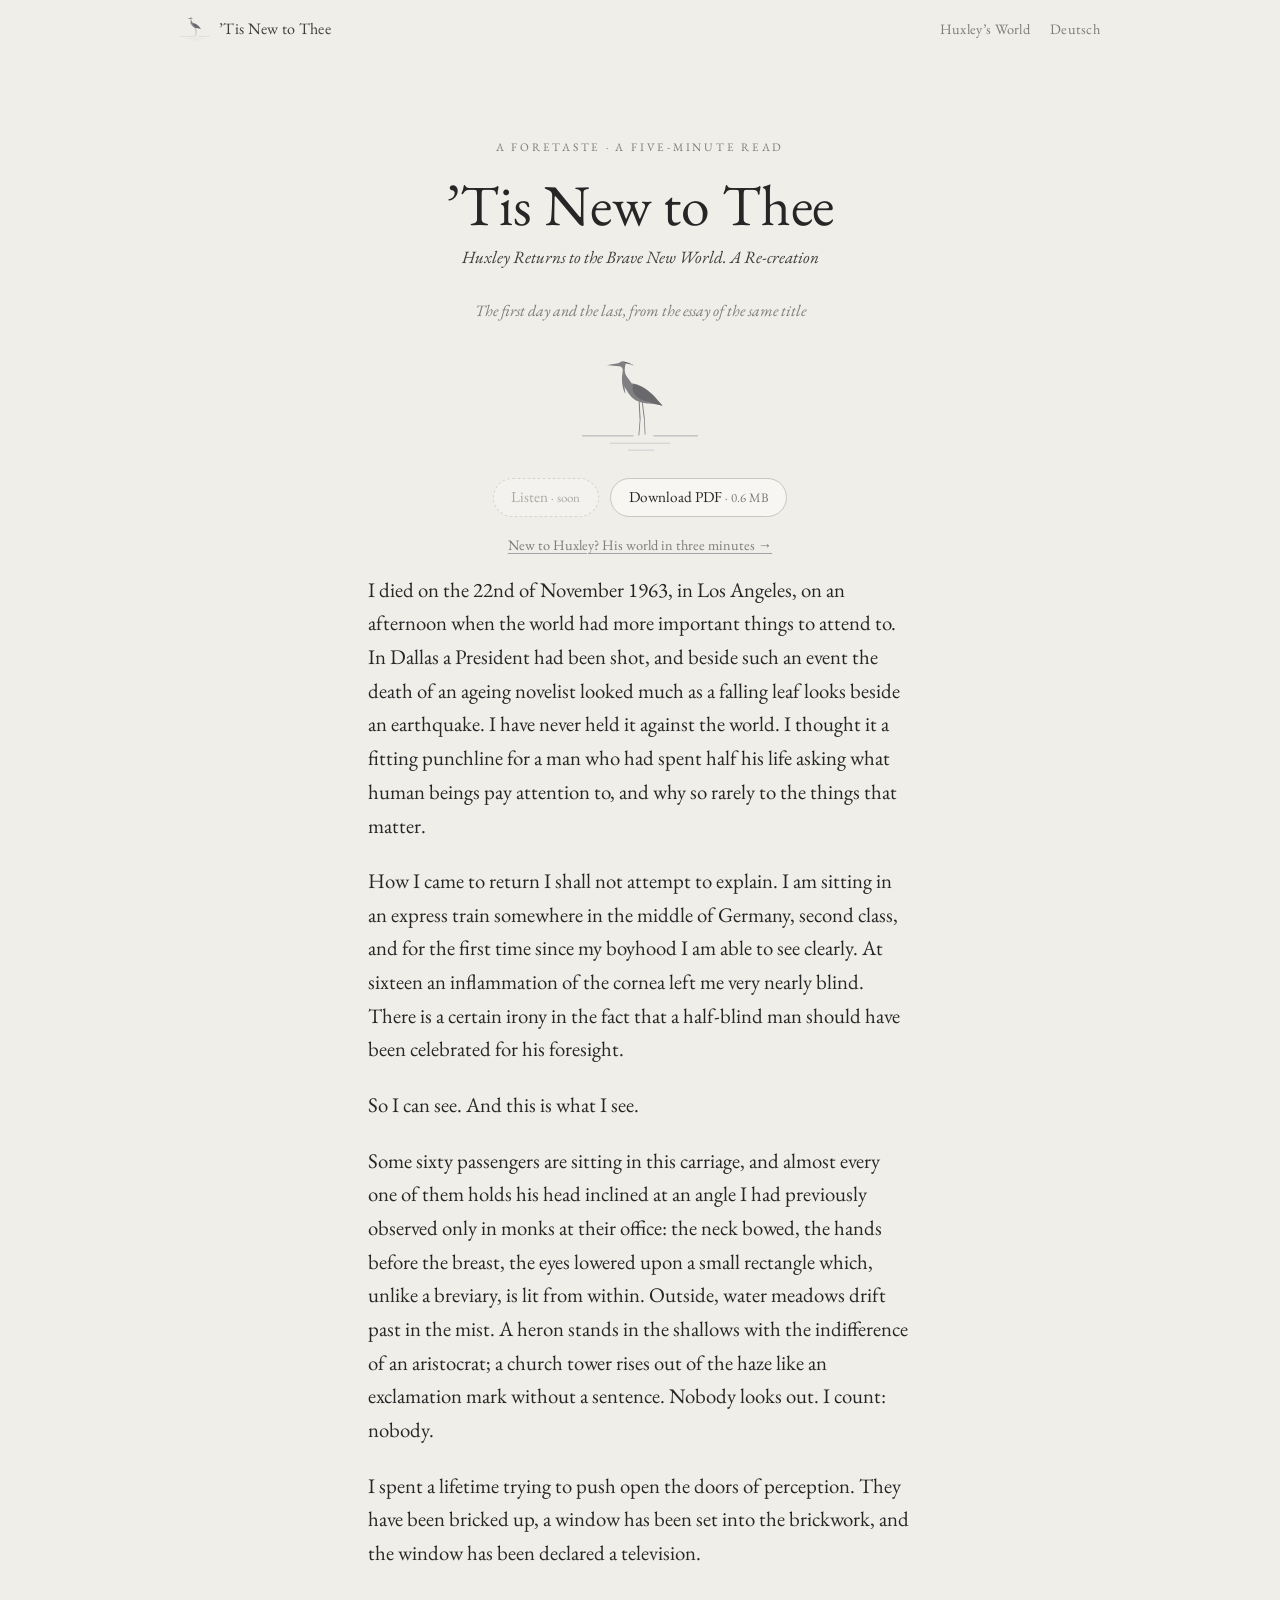
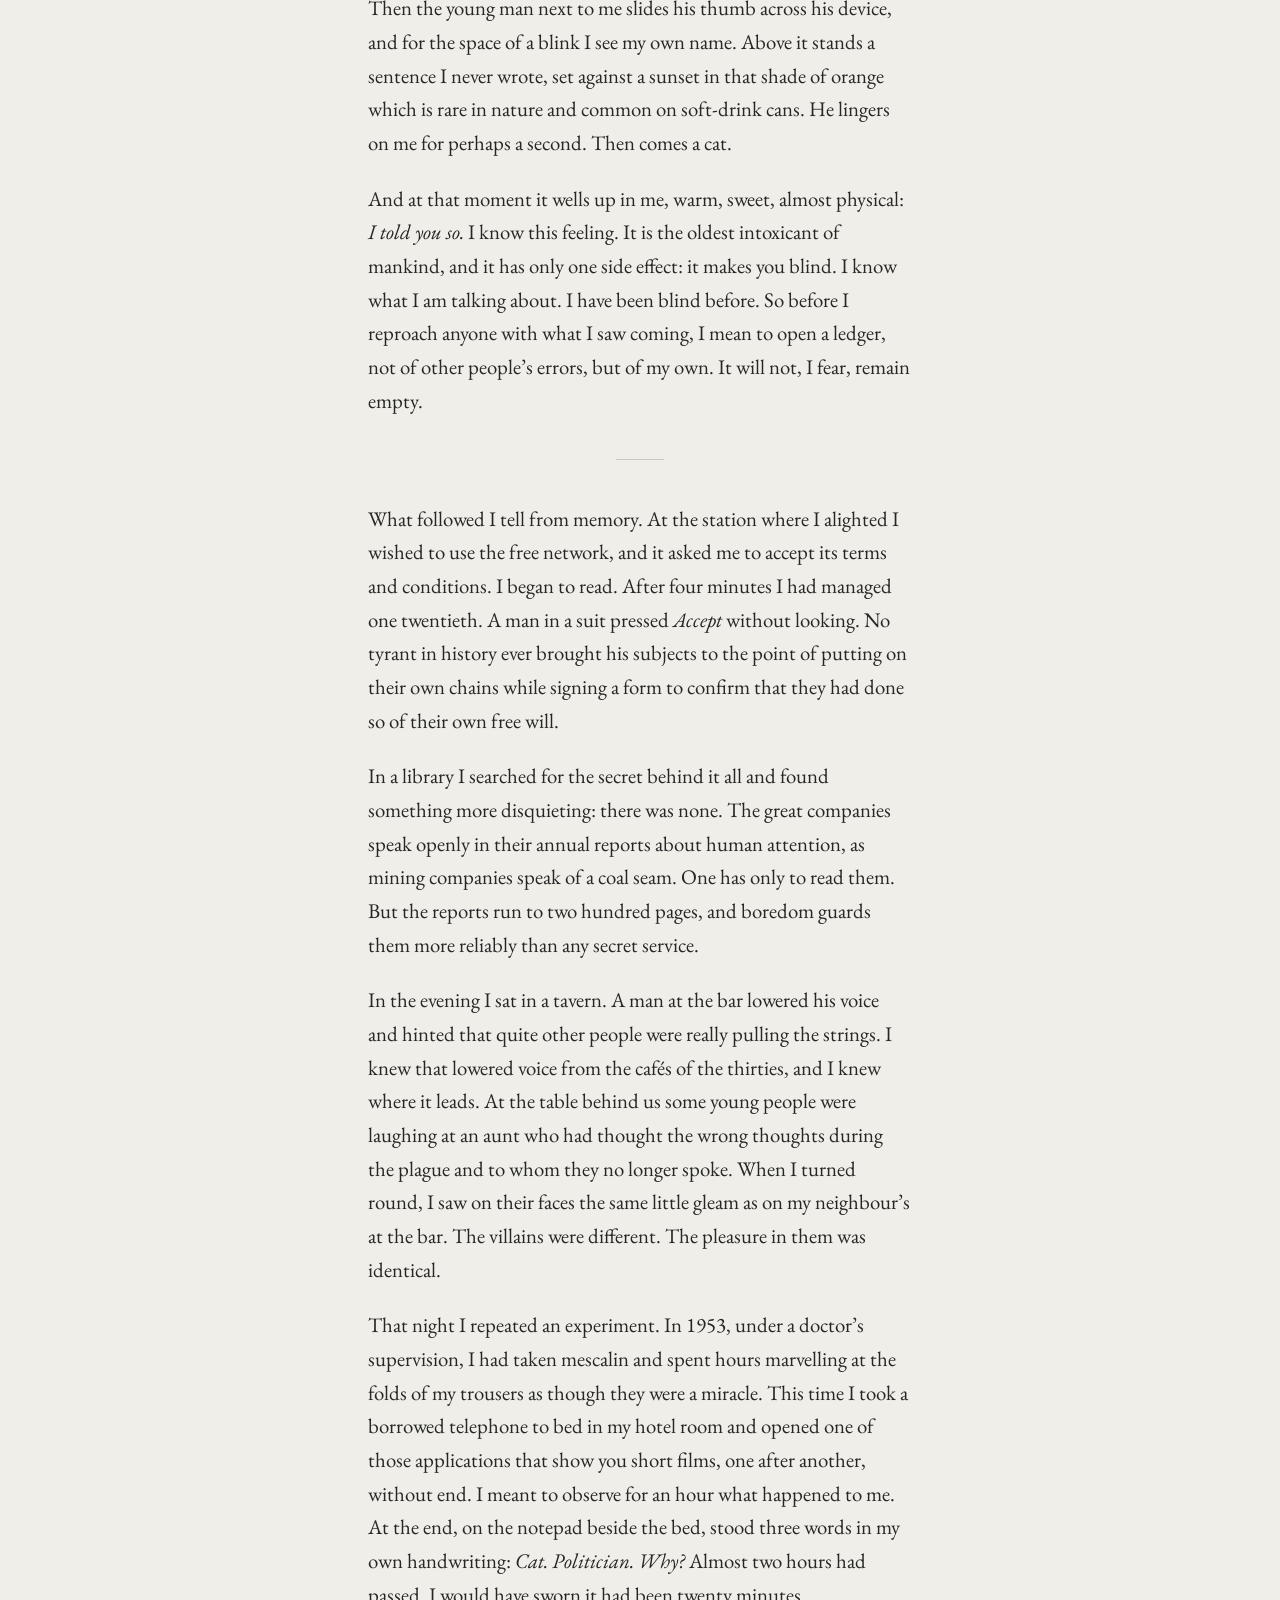
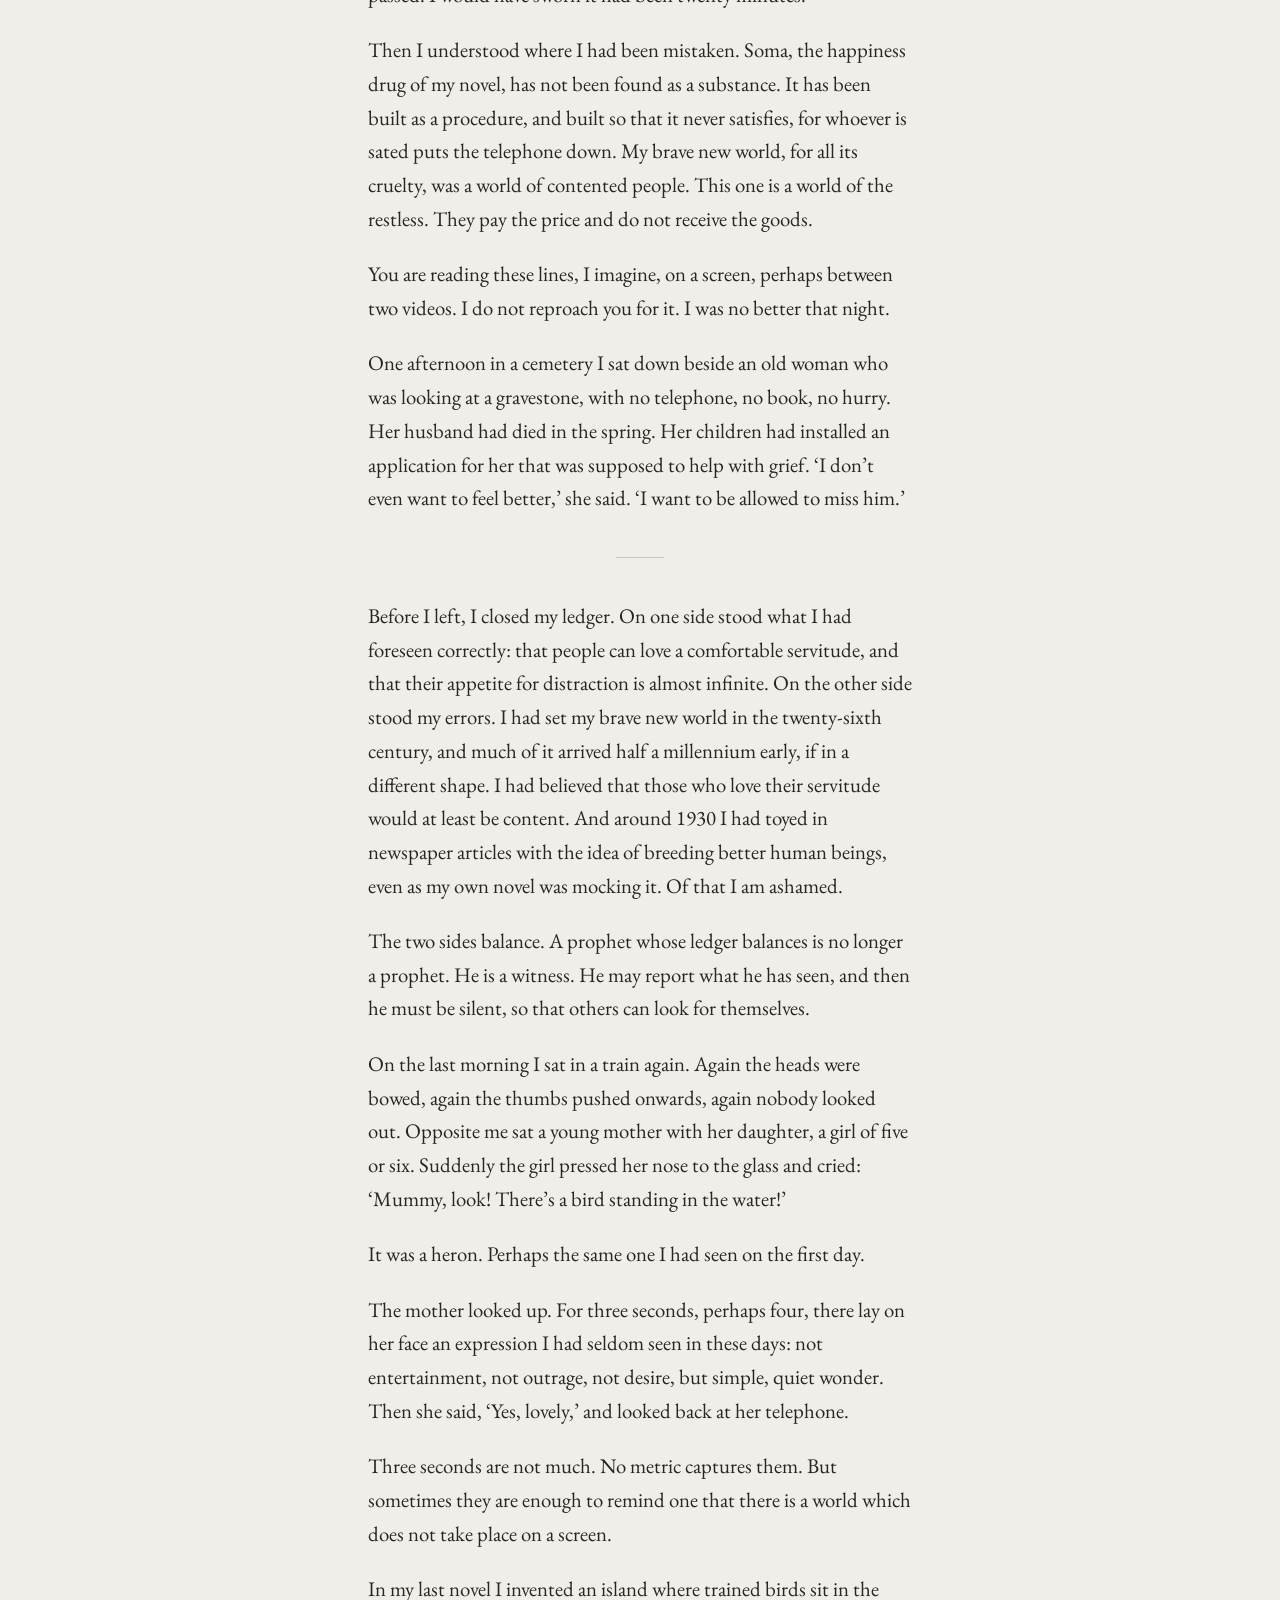
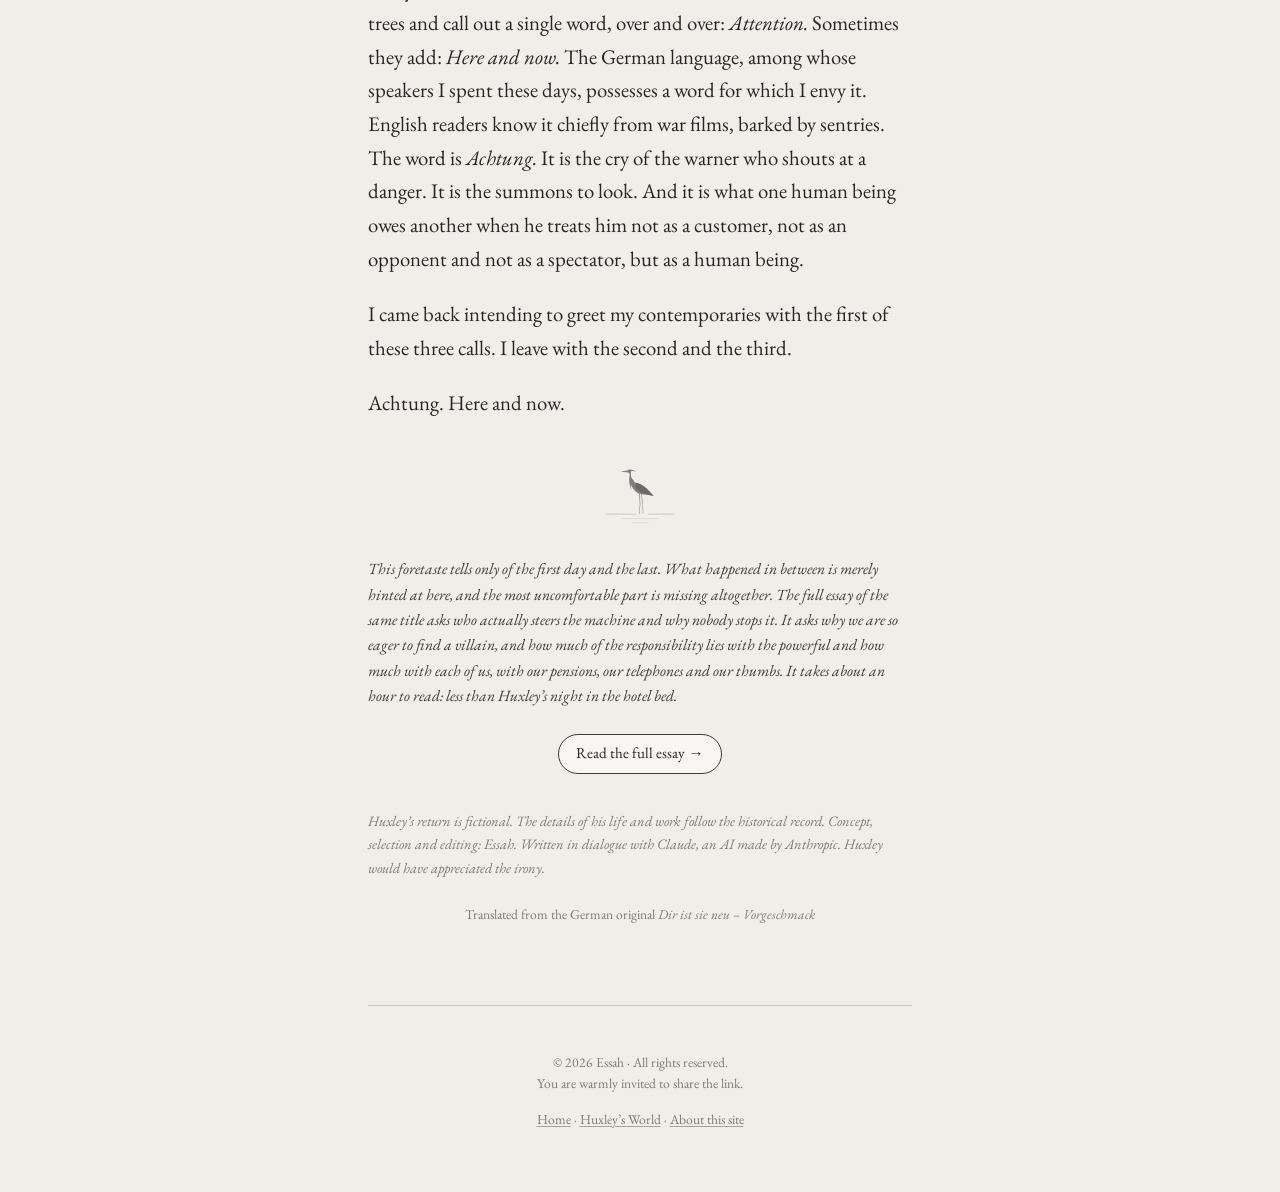
<file: en/foretaste.html>
<!doctype html>
<html lang="en">
<head>
<meta charset="utf-8">
<meta name="viewport" content="width=device-width, initial-scale=1">
<title>’Tis New to Thee – A Foretaste</title>
<meta name="description" content="The first day and the last: Aldous Huxley returns to the present. A foretaste of the essay ’Tis New to Thee, a five-minute read.">
<meta name="author" content="Essah">
<meta name="tdm-reservation" content="1">
<meta name="color-scheme" content="light dark">
<link rel="canonical" href="https://essah101.github.io/huxley-is-back/en/foretaste.html">
<link rel="alternate" hreflang="de" href="https://essah101.github.io/huxley-is-back/de/vorgeschmack.html">
<link rel="alternate" hreflang="en" href="https://essah101.github.io/huxley-is-back/en/foretaste.html">
<meta property="og:type" content="article">
<meta property="og:title" content="’Tis New to Thee – A Foretaste">
<meta property="og:description" content="The first day and the last: Aldous Huxley returns to the present. A foretaste of the essay ’Tis New to Thee, a five-minute read.">
<meta property="og:url" content="https://essah101.github.io/huxley-is-back/en/foretaste.html">
<meta property="og:image" content="https://essah101.github.io/huxley-is-back/assets/img/og-en.jpg">
<meta property="og:image:width" content="1200">
<meta property="og:image:height" content="630">
<meta name="twitter:card" content="summary_large_image">
<link rel="icon" href="../assets/img/favicon.svg" type="image/svg+xml">
<link rel="preload" href="../assets/fonts/eb-garamond-latin-400-normal.woff2" as="font" type="font/woff2" crossorigin>
<link rel="stylesheet" href="../assets/css/style.css">
</head>
<body class="page-taste">
<a class="skip" href="#inhalt">Skip to text</a>
<header class="topbar">
  <a class="brand" href="../index.html" title="Home"><svg class="brand-heron" aria-hidden="true" focusable="false" xmlns="http://www.w3.org/2000/svg" viewBox="0 0 52.00 40.56" width="208" height="162"><path d="M27.21 18.88L28.09 25.85L28.05 25.87L28.39 32.74L28.06 32.75L27.72 25.88L27.67 25.90L26.79 18.93ZZ" fill="#808082"/><path d="M25.85 18.56L26.26 26.21L26.21 26.23L25.67 33.23L25.34 33.21L25.89 26.20L25.84 26.23L25.43 18.58ZZ" fill="#78787a"/><path d="M11.70 2.65L11.92 2.61L12.15 2.57L12.38 2.53L12.61 2.49L12.85 2.45L13.08 2.41L13.32 2.37L13.56 2.33L13.79 2.29L14.03 2.25L14.27 2.21L14.50 2.17L14.74 2.13L14.97 2.09L15.20 2.05L15.42 2.01L15.64 1.98L15.86 1.94L16.07 1.90L16.28 1.87L16.48 1.83L16.68 1.80L16.87 1.77L16.93 1.70L17.00 1.62L17.08 1.56L17.16 1.49L17.25 1.43L17.34 1.37L17.43 1.31L17.53 1.26L17.64 1.21L17.74 1.17L17.85 1.13L17.96 1.10L18.07 1.07L18.19 1.04L18.30 1.02L18.42 1.01L18.54 1.00L18.66 1.00L18.78 1.00L18.90 1.02L19.01 1.03L19.13 1.06L19.25 1.09L19.31 1.12L19.36 1.16L19.42 1.20L19.47 1.25L19.51 1.30L19.55 1.35L19.59 1.40L19.62 1.46L19.65 1.53L19.68 1.59L19.70 1.66L19.72 1.73L19.73 1.81L19.74 1.89L19.75 1.97L19.75 2.05L19.75 2.13L19.74 2.22L19.73 2.31L19.72 2.40L19.70 2.50L19.68 2.59L19.66 2.69L19.61 2.85L19.57 3.03L19.53 3.20L19.50 3.38L19.47 3.56L19.44 3.75L19.42 3.94L19.40 4.13L19.39 4.32L19.38 4.52L19.38 4.71L19.39 4.91L19.40 5.11L19.42 5.31L19.44 5.51L19.47 5.70L19.51 5.90L19.56 6.10L19.61 6.29L19.68 6.48L19.75 6.67L19.84 6.86L19.93 7.04L20.03 7.21L20.13 7.37L20.23 7.53L20.33 7.69L20.44 7.85L20.55 8.00L20.66 8.16L20.77 8.31L20.88 8.46L20.99 8.61L21.10 8.76L21.21 8.91L21.32 9.06L21.43 9.20L21.54 9.35L21.65 9.50L21.76 9.65L21.86 9.80L21.97 9.95L22.07 10.11L22.18 10.26L22.28 10.42L22.38 10.58L22.72 10.60L23.08 10.64L23.46 10.71L23.85 10.80L24.25 10.91L24.66 11.04L25.08 11.19L25.52 11.37L25.96 11.56L26.40 11.77L26.85 12.01L27.31 12.26L27.77 12.53L28.23 12.82L28.69 13.13L29.15 13.45L29.61 13.80L30.07 14.16L30.52 14.53L30.97 14.92L31.41 15.33L31.84 15.75L32.27 16.19L32.43 16.36L32.58 16.54L32.74 16.72L32.89 16.90L33.04 17.07L33.20 17.25L33.35 17.43L33.50 17.60L33.66 17.78L33.81 17.96L33.96 18.13L34.11 18.31L34.26 18.49L34.40 18.66L34.55 18.84L34.70 19.01L34.84 19.19L34.98 19.36L35.12 19.54L35.26 19.71L35.40 19.89L35.54 20.06L35.67 20.23L35.43 20.17L35.18 20.11L34.93 20.06L34.68 20.00L34.43 19.95L34.17 19.90L33.92 19.85L33.66 19.81L33.41 19.76L33.15 19.72L32.89 19.68L32.63 19.64L32.37 19.60L32.10 19.57L31.84 19.53L31.58 19.50L31.31 19.47L31.05 19.44L30.78 19.41L30.52 19.39L30.25 19.36L29.99 19.34L29.72 19.31L29.41 19.29L29.10 19.26L28.80 19.23L28.50 19.20L28.20 19.16L27.90 19.11L27.60 19.06L27.31 19.01L27.02 18.95L26.74 18.88L26.46 18.81L26.18 18.74L25.91 18.65L25.64 18.56L25.37 18.47L25.11 18.37L24.86 18.26L24.61 18.14L24.36 18.02L24.12 17.89L23.88 17.75L23.65 17.60L23.43 17.44L23.25 17.31L23.08 17.17L22.92 17.03L22.75 16.89L22.59 16.75L22.44 16.60L22.29 16.45L22.14 16.30L22.00 16.14L21.86 15.99L21.72 15.83L21.59 15.67L21.46 15.51L21.33 15.34L21.21 15.17L21.09 15.00L20.97 14.83L20.86 14.66L20.75 14.49L20.64 14.31L20.54 14.13L20.43 13.95L20.34 13.77L20.24 13.60L20.13 13.43L20.03 13.26L19.92 13.10L19.81 12.93L19.70 12.76L19.59 12.60L19.48 12.44L19.37 12.27L19.26 12.11L19.16 11.94L19.05 11.77L18.95 11.60L18.85 11.43L18.76 11.26L18.67 11.08L18.59 10.91L18.51 10.72L18.44 10.54L18.37 10.35L18.32 10.16L18.27 9.96L18.23 9.76L18.20 9.58L18.19 9.39L18.17 9.20L18.16 9.01L18.16 8.81L18.16 8.62L18.16 8.42L18.16 8.22L18.17 8.02L18.19 7.82L18.20 7.62L18.22 7.42L18.24 7.21L18.26 7.01L18.29 6.81L18.31 6.61L18.34 6.41L18.36 6.22L18.39 6.02L18.42 5.83L18.45 5.64L18.47 5.46L18.50 5.27L18.51 5.14L18.52 5.01L18.52 4.88L18.52 4.76L18.50 4.64L18.49 4.52L18.46 4.41L18.43 4.30L18.39 4.19L18.35 4.09L18.30 3.99L18.24 3.90L18.18 3.81L18.11 3.72L18.04 3.64L17.96 3.57L17.88 3.50L17.79 3.43L17.70 3.37L17.60 3.32L17.50 3.27L17.39 3.23L17.28 3.20L17.04 3.18L16.79 3.15L16.55 3.13L16.30 3.11L16.06 3.08L15.81 3.06L15.56 3.04L15.31 3.01L15.06 2.99L14.81 2.96L14.56 2.94L14.31 2.91L14.07 2.89L13.82 2.87L13.57 2.84L13.33 2.82L13.09 2.79L12.85 2.77L12.61 2.75L12.38 2.72L12.15 2.70L11.92 2.68L11.70 2.65ZZ" fill="#808082"/><path d="M23.09 10.92L23.43 10.95L23.78 11.01L24.14 11.09L24.50 11.19L24.88 11.31L25.26 11.45L25.66 11.61L26.05 11.79L26.45 11.98L26.86 12.20L27.27 12.43L27.68 12.67L28.10 12.94L28.51 13.22L28.93 13.52L29.34 13.83L29.76 14.16L30.17 14.50L30.58 14.86L30.98 15.23L31.38 15.62L31.78 16.01L32.17 16.42L32.32 16.59L32.47 16.76L32.63 16.93L32.78 17.10L32.94 17.28L33.10 17.45L33.26 17.62L33.42 17.79L33.58 17.97L33.75 18.14L33.91 18.32L34.08 18.49L34.25 18.67L34.41 18.84L34.58 19.02L34.76 19.20L34.93 19.37L35.10 19.55L35.27 19.73L35.45 19.90L35.62 20.08L35.80 20.26L35.98 20.44L35.64 20.32L35.30 20.21L34.95 20.09L34.59 19.98L34.23 19.86L33.85 19.75L33.48 19.63L33.10 19.52L32.71 19.41L32.32 19.29L31.93 19.18L31.54 19.07L31.14 18.96L30.75 18.85L30.36 18.74L29.97 18.64L29.58 18.53L29.19 18.43L28.81 18.32L28.44 18.22L28.06 18.12L27.70 18.02L27.34 17.92L27.08 17.84L26.82 17.74L26.57 17.64L26.33 17.52L26.09 17.40L25.86 17.27L25.63 17.13L25.41 16.99L25.20 16.83L25.00 16.67L24.80 16.50L24.61 16.33L24.43 16.15L24.25 15.96L24.08 15.76L23.92 15.57L23.76 15.36L23.62 15.15L23.47 14.94L23.34 14.72L23.22 14.50L23.10 14.27L22.99 14.04L22.95 13.92L22.91 13.79L22.88 13.66L22.85 13.53L22.82 13.39L22.80 13.25L22.79 13.11L22.78 12.98L22.77 12.83L22.77 12.69L22.77 12.55L22.77 12.41L22.78 12.27L22.80 12.13L22.82 11.99L22.84 11.85L22.86 11.71L22.89 11.57L22.92 11.43L22.96 11.30L23.00 11.17L23.04 11.04L23.09 10.92ZZ" fill="#69696b"/><path d="M18.30 9.73L18.30 9.97L18.31 10.21L18.32 10.46L18.33 10.70L18.35 10.94L18.38 11.19L18.41 11.43L18.45 11.67L18.49 11.91L18.53 12.15L18.58 12.39L18.64 12.62L18.70 12.86L18.76 13.10L18.84 13.33L18.91 13.56L18.99 13.79L19.08 14.02L19.17 14.25L19.27 14.47L19.37 14.69L19.48 14.91L19.59 15.13L19.59 14.98L19.59 14.81L19.59 14.64L19.58 14.47L19.56 14.28L19.54 14.09L19.52 13.89L19.50 13.69L19.47 13.48L19.44 13.26L19.40 13.04L19.37 12.82L19.33 12.59L19.29 12.35L19.25 12.11L19.21 11.87L19.18 11.62L19.14 11.37L19.10 11.11L19.07 10.85L19.03 10.59L19.00 10.33L18.98 10.07ZZ" fill="#808082"/><path d="M19.18 1.19L19.36 1.22L19.53 1.25L19.71 1.29L19.89 1.33L20.07 1.37L20.25 1.42L20.43 1.47L20.61 1.53L20.79 1.59L20.97 1.66L21.15 1.73L21.33 1.80L21.52 1.88L21.70 1.96L21.89 2.04L22.08 2.13L22.26 2.23L22.45 2.33L22.65 2.43L22.84 2.54L23.03 2.65L23.23 2.77L23.43 2.89L23.24 2.81L23.05 2.74L22.87 2.67L22.68 2.60L22.50 2.53L22.32 2.47L22.15 2.41L21.97 2.35L21.80 2.30L21.63 2.25L21.46 2.20L21.30 2.16L21.13 2.12L20.97 2.08L20.81 2.04L20.66 2.01L20.51 1.98L20.36 1.96L20.21 1.93L20.07 1.91L19.93 1.90L19.79 1.88L19.66 1.87ZZ" fill="#525254"/><path d="M1.00 33.36L23.00 33.36" fill="none" stroke="#a8abad" stroke-width="0.4" stroke-linecap="round"/><path d="M32.00 33.36L51.00 33.36" fill="none" stroke="#a8abad" stroke-width="0.4" stroke-linecap="round"/><path d="M13.00 36.56L39.00 36.56" fill="none" stroke="#c7c9cc" stroke-width="0.35" stroke-linecap="round"/><path d="M21.00 39.56L32.00 39.56" fill="none" stroke="#c7c9cc" stroke-width="0.35" stroke-linecap="round"/></svg><span>’Tis New to Thee</span></a>
  <nav><a href="../en/background.html">Huxley’s World</a><a href="../de/vorgeschmack.html" hreflang="de" lang="de">Deutsch</a></nav>
</header>
<main id="inhalt" class="reading">
<article>
<header class="masthead">
  <p class="kicker">A Foretaste · A five-minute read</p>
  <h1>’Tis New to Thee</h1>
  <p class="subtitle">Huxley Returns to the Brave New World. A Re-creation</p>
  <p class="lead"><em>The first day and the last, from the essay of the same title</em></p>
  <svg class="heron-mast" aria-hidden="true" focusable="false" xmlns="http://www.w3.org/2000/svg" viewBox="0 0 52.00 40.56" width="208" height="162"><path d="M27.21 18.88L28.09 25.85L28.05 25.87L28.39 32.74L28.06 32.75L27.72 25.88L27.67 25.90L26.79 18.93ZZ" fill="#808082"/><path d="M25.85 18.56L26.26 26.21L26.21 26.23L25.67 33.23L25.34 33.21L25.89 26.20L25.84 26.23L25.43 18.58ZZ" fill="#78787a"/><path d="M11.70 2.65L11.92 2.61L12.15 2.57L12.38 2.53L12.61 2.49L12.85 2.45L13.08 2.41L13.32 2.37L13.56 2.33L13.79 2.29L14.03 2.25L14.27 2.21L14.50 2.17L14.74 2.13L14.97 2.09L15.20 2.05L15.42 2.01L15.64 1.98L15.86 1.94L16.07 1.90L16.28 1.87L16.48 1.83L16.68 1.80L16.87 1.77L16.93 1.70L17.00 1.62L17.08 1.56L17.16 1.49L17.25 1.43L17.34 1.37L17.43 1.31L17.53 1.26L17.64 1.21L17.74 1.17L17.85 1.13L17.96 1.10L18.07 1.07L18.19 1.04L18.30 1.02L18.42 1.01L18.54 1.00L18.66 1.00L18.78 1.00L18.90 1.02L19.01 1.03L19.13 1.06L19.25 1.09L19.31 1.12L19.36 1.16L19.42 1.20L19.47 1.25L19.51 1.30L19.55 1.35L19.59 1.40L19.62 1.46L19.65 1.53L19.68 1.59L19.70 1.66L19.72 1.73L19.73 1.81L19.74 1.89L19.75 1.97L19.75 2.05L19.75 2.13L19.74 2.22L19.73 2.31L19.72 2.40L19.70 2.50L19.68 2.59L19.66 2.69L19.61 2.85L19.57 3.03L19.53 3.20L19.50 3.38L19.47 3.56L19.44 3.75L19.42 3.94L19.40 4.13L19.39 4.32L19.38 4.52L19.38 4.71L19.39 4.91L19.40 5.11L19.42 5.31L19.44 5.51L19.47 5.70L19.51 5.90L19.56 6.10L19.61 6.29L19.68 6.48L19.75 6.67L19.84 6.86L19.93 7.04L20.03 7.21L20.13 7.37L20.23 7.53L20.33 7.69L20.44 7.85L20.55 8.00L20.66 8.16L20.77 8.31L20.88 8.46L20.99 8.61L21.10 8.76L21.21 8.91L21.32 9.06L21.43 9.20L21.54 9.35L21.65 9.50L21.76 9.65L21.86 9.80L21.97 9.95L22.07 10.11L22.18 10.26L22.28 10.42L22.38 10.58L22.72 10.60L23.08 10.64L23.46 10.71L23.85 10.80L24.25 10.91L24.66 11.04L25.08 11.19L25.52 11.37L25.96 11.56L26.40 11.77L26.85 12.01L27.31 12.26L27.77 12.53L28.23 12.82L28.69 13.13L29.15 13.45L29.61 13.80L30.07 14.16L30.52 14.53L30.97 14.92L31.41 15.33L31.84 15.75L32.27 16.19L32.43 16.36L32.58 16.54L32.74 16.72L32.89 16.90L33.04 17.07L33.20 17.25L33.35 17.43L33.50 17.60L33.66 17.78L33.81 17.96L33.96 18.13L34.11 18.31L34.26 18.49L34.40 18.66L34.55 18.84L34.70 19.01L34.84 19.19L34.98 19.36L35.12 19.54L35.26 19.71L35.40 19.89L35.54 20.06L35.67 20.23L35.43 20.17L35.18 20.11L34.93 20.06L34.68 20.00L34.43 19.95L34.17 19.90L33.92 19.85L33.66 19.81L33.41 19.76L33.15 19.72L32.89 19.68L32.63 19.64L32.37 19.60L32.10 19.57L31.84 19.53L31.58 19.50L31.31 19.47L31.05 19.44L30.78 19.41L30.52 19.39L30.25 19.36L29.99 19.34L29.72 19.31L29.41 19.29L29.10 19.26L28.80 19.23L28.50 19.20L28.20 19.16L27.90 19.11L27.60 19.06L27.31 19.01L27.02 18.95L26.74 18.88L26.46 18.81L26.18 18.74L25.91 18.65L25.64 18.56L25.37 18.47L25.11 18.37L24.86 18.26L24.61 18.14L24.36 18.02L24.12 17.89L23.88 17.75L23.65 17.60L23.43 17.44L23.25 17.31L23.08 17.17L22.92 17.03L22.75 16.89L22.59 16.75L22.44 16.60L22.29 16.45L22.14 16.30L22.00 16.14L21.86 15.99L21.72 15.83L21.59 15.67L21.46 15.51L21.33 15.34L21.21 15.17L21.09 15.00L20.97 14.83L20.86 14.66L20.75 14.49L20.64 14.31L20.54 14.13L20.43 13.95L20.34 13.77L20.24 13.60L20.13 13.43L20.03 13.26L19.92 13.10L19.81 12.93L19.70 12.76L19.59 12.60L19.48 12.44L19.37 12.27L19.26 12.11L19.16 11.94L19.05 11.77L18.95 11.60L18.85 11.43L18.76 11.26L18.67 11.08L18.59 10.91L18.51 10.72L18.44 10.54L18.37 10.35L18.32 10.16L18.27 9.96L18.23 9.76L18.20 9.58L18.19 9.39L18.17 9.20L18.16 9.01L18.16 8.81L18.16 8.62L18.16 8.42L18.16 8.22L18.17 8.02L18.19 7.82L18.20 7.62L18.22 7.42L18.24 7.21L18.26 7.01L18.29 6.81L18.31 6.61L18.34 6.41L18.36 6.22L18.39 6.02L18.42 5.83L18.45 5.64L18.47 5.46L18.50 5.27L18.51 5.14L18.52 5.01L18.52 4.88L18.52 4.76L18.50 4.64L18.49 4.52L18.46 4.41L18.43 4.30L18.39 4.19L18.35 4.09L18.30 3.99L18.24 3.90L18.18 3.81L18.11 3.72L18.04 3.64L17.96 3.57L17.88 3.50L17.79 3.43L17.70 3.37L17.60 3.32L17.50 3.27L17.39 3.23L17.28 3.20L17.04 3.18L16.79 3.15L16.55 3.13L16.30 3.11L16.06 3.08L15.81 3.06L15.56 3.04L15.31 3.01L15.06 2.99L14.81 2.96L14.56 2.94L14.31 2.91L14.07 2.89L13.82 2.87L13.57 2.84L13.33 2.82L13.09 2.79L12.85 2.77L12.61 2.75L12.38 2.72L12.15 2.70L11.92 2.68L11.70 2.65ZZ" fill="#808082"/><path d="M23.09 10.92L23.43 10.95L23.78 11.01L24.14 11.09L24.50 11.19L24.88 11.31L25.26 11.45L25.66 11.61L26.05 11.79L26.45 11.98L26.86 12.20L27.27 12.43L27.68 12.67L28.10 12.94L28.51 13.22L28.93 13.52L29.34 13.83L29.76 14.16L30.17 14.50L30.58 14.86L30.98 15.23L31.38 15.62L31.78 16.01L32.17 16.42L32.32 16.59L32.47 16.76L32.63 16.93L32.78 17.10L32.94 17.28L33.10 17.45L33.26 17.62L33.42 17.79L33.58 17.97L33.75 18.14L33.91 18.32L34.08 18.49L34.25 18.67L34.41 18.84L34.58 19.02L34.76 19.20L34.93 19.37L35.10 19.55L35.27 19.73L35.45 19.90L35.62 20.08L35.80 20.26L35.98 20.44L35.64 20.32L35.30 20.21L34.95 20.09L34.59 19.98L34.23 19.86L33.85 19.75L33.48 19.63L33.10 19.52L32.71 19.41L32.32 19.29L31.93 19.18L31.54 19.07L31.14 18.96L30.75 18.85L30.36 18.74L29.97 18.64L29.58 18.53L29.19 18.43L28.81 18.32L28.44 18.22L28.06 18.12L27.70 18.02L27.34 17.92L27.08 17.84L26.82 17.74L26.57 17.64L26.33 17.52L26.09 17.40L25.86 17.27L25.63 17.13L25.41 16.99L25.20 16.83L25.00 16.67L24.80 16.50L24.61 16.33L24.43 16.15L24.25 15.96L24.08 15.76L23.92 15.57L23.76 15.36L23.62 15.15L23.47 14.94L23.34 14.72L23.22 14.50L23.10 14.27L22.99 14.04L22.95 13.92L22.91 13.79L22.88 13.66L22.85 13.53L22.82 13.39L22.80 13.25L22.79 13.11L22.78 12.98L22.77 12.83L22.77 12.69L22.77 12.55L22.77 12.41L22.78 12.27L22.80 12.13L22.82 11.99L22.84 11.85L22.86 11.71L22.89 11.57L22.92 11.43L22.96 11.30L23.00 11.17L23.04 11.04L23.09 10.92ZZ" fill="#69696b"/><path d="M18.30 9.73L18.30 9.97L18.31 10.21L18.32 10.46L18.33 10.70L18.35 10.94L18.38 11.19L18.41 11.43L18.45 11.67L18.49 11.91L18.53 12.15L18.58 12.39L18.64 12.62L18.70 12.86L18.76 13.10L18.84 13.33L18.91 13.56L18.99 13.79L19.08 14.02L19.17 14.25L19.27 14.47L19.37 14.69L19.48 14.91L19.59 15.13L19.59 14.98L19.59 14.81L19.59 14.64L19.58 14.47L19.56 14.28L19.54 14.09L19.52 13.89L19.50 13.69L19.47 13.48L19.44 13.26L19.40 13.04L19.37 12.82L19.33 12.59L19.29 12.35L19.25 12.11L19.21 11.87L19.18 11.62L19.14 11.37L19.10 11.11L19.07 10.85L19.03 10.59L19.00 10.33L18.98 10.07ZZ" fill="#808082"/><path d="M19.18 1.19L19.36 1.22L19.53 1.25L19.71 1.29L19.89 1.33L20.07 1.37L20.25 1.42L20.43 1.47L20.61 1.53L20.79 1.59L20.97 1.66L21.15 1.73L21.33 1.80L21.52 1.88L21.70 1.96L21.89 2.04L22.08 2.13L22.26 2.23L22.45 2.33L22.65 2.43L22.84 2.54L23.03 2.65L23.23 2.77L23.43 2.89L23.24 2.81L23.05 2.74L22.87 2.67L22.68 2.60L22.50 2.53L22.32 2.47L22.15 2.41L21.97 2.35L21.80 2.30L21.63 2.25L21.46 2.20L21.30 2.16L21.13 2.12L20.97 2.08L20.81 2.04L20.66 2.01L20.51 1.98L20.36 1.96L20.21 1.93L20.07 1.91L19.93 1.90L19.79 1.88L19.66 1.87ZZ" fill="#525254"/><path d="M1.00 33.36L23.00 33.36" fill="none" stroke="#a8abad" stroke-width="0.4" stroke-linecap="round"/><path d="M32.00 33.36L51.00 33.36" fill="none" stroke="#a8abad" stroke-width="0.4" stroke-linecap="round"/><path d="M13.00 36.56L39.00 36.56" fill="none" stroke="#c7c9cc" stroke-width="0.35" stroke-linecap="round"/><path d="M21.00 39.56L32.00 39.56" fill="none" stroke="#c7c9cc" stroke-width="0.35" stroke-linecap="round"/></svg>
  <div class="actions">
  <span class="btn btn-disabled" aria-disabled="true" title="Audio version in preparation">Listen <small>· soon</small></span>
  <a class="btn" href="../assets/pdf/Tis-New-to-Thee_A-Foretaste_Essah.pdf" download>Download PDF <small>· 0.6 MB</small></a>
</div>
  <p class="bg-note"><a href="../en/background.html">New to Huxley? His world in three minutes →</a></p>
</header>
<div class="prose">
<p>I died on the 22nd of November 1963, in Los Angeles, on an afternoon when the world had more important things to attend to. In Dallas a President had been shot, and beside such an event the death of an ageing novelist looked much as a falling leaf looks beside an earthquake. I have never held it against the world. I thought it a fitting punchline for a man who had spent half his life asking what human beings pay attention to, and why so rarely to the things that matter.</p>
<p>How I came to return I shall not attempt to explain. I am sitting in an express train somewhere in the middle of Germany, second class, and for the first time since my boyhood I am able to see clearly. At sixteen an inflammation of the cornea left me very nearly blind. There is a certain irony in the fact that a half-blind man should have been celebrated for his foresight.</p>
<p>So I can see. And this is what I see.</p>
<p>Some sixty passengers are sitting in this carriage, and almost every one of them holds his head inclined at an angle I had previously observed only in monks at their office: the neck bowed, the hands before the breast, the eyes lowered upon a small rectangle which, unlike a breviary, is lit from within. Outside, water meadows drift past in the mist. A heron stands in the shallows with the indifference of an aristocrat; a church tower rises out of the haze like an exclamation mark without a sentence. Nobody looks out. I count: nobody.</p>
<p>I spent a lifetime trying to push open the doors of perception. They have been bricked up, a window has been set into the brickwork, and the window has been declared a television.</p>
<p>Then the young man next to me slides his thumb across his device, and for the space of a blink I see my own name. Above it stands a sentence I never wrote, set against a sunset in that shade of orange which is rare in nature and common on soft-drink cans. He lingers on me for perhaps a second. Then comes a cat.</p>
<p>And at that moment it wells up in me, warm, sweet, almost physical: <em>I told you so.</em> I know this feeling. It is the oldest intoxicant of mankind, and it has only one side effect: it makes you blind. I know what I am talking about. I have been blind before. So before I reproach anyone with what I saw coming, I mean to open a ledger, not of other people’s errors, but of my own. It will not, I fear, remain empty.</p>
<hr class="sep">
<p>What followed I tell from memory. At the station where I alighted I wished to use the free network, and it asked me to accept its terms and conditions. I began to read. After four minutes I had managed one twentieth. A man in a suit pressed <em>Accept</em> without looking. No tyrant in history ever brought his subjects to the point of putting on their own chains while signing a form to confirm that they had done so of their own free will.</p>
<p>In a library I searched for the secret behind it all and found something more disquieting: there was none. The great companies speak openly in their annual reports about human attention, as mining companies speak of a coal seam. One has only to read them. But the reports run to two hundred pages, and boredom guards them more reliably than any secret service.</p>
<p>In the evening I sat in a tavern. A man at the bar lowered his voice and hinted that quite other people were really pulling the strings. I knew that lowered voice from the cafés of the thirties, and I knew where it leads. At the table behind us some young people were laughing at an aunt who had thought the wrong thoughts during the plague and to whom they no longer spoke. When I turned round, I saw on their faces the same little gleam as on my neighbour’s at the bar. The villains were different. The pleasure in them was identical.</p>
<p>That night I repeated an experiment. In 1953, under a doctor’s supervision, I had taken mescalin and spent hours marvelling at the folds of my trousers as though they were a miracle. This time I took a borrowed telephone to bed in my hotel room and opened one of those applications that show you short films, one after another, without end. I meant to observe for an hour what happened to me. At the end, on the notepad beside the bed, stood three words in my own handwriting: <em>Cat. Politician. Why?</em> Almost two hours had passed. I would have sworn it had been twenty minutes.</p>
<p>Then I understood where I had been mistaken. Soma, the happiness drug of my novel, has not been found as a substance. It has been built as a procedure, and built so that it never satisfies, for whoever is sated puts the telephone down. My brave new world, for all its cruelty, was a world of contented people. This one is a world of the restless. They pay the price and do not receive the goods.</p>
<p>You are reading these lines, I imagine, on a screen, perhaps between two videos. I do not reproach you for it. I was no better that night.</p>
<p>One afternoon in a cemetery I sat down beside an old woman who was looking at a gravestone, with no telephone, no book, no hurry. Her husband had died in the spring. Her children had installed an application for her that was supposed to help with grief. ‘I don’t even want to feel better,’ she said. ‘I want to be allowed to miss him.’</p>
<hr class="sep">
<p>Before I left, I closed my ledger. On one side stood what I had foreseen correctly: that people can love a comfortable servitude, and that their appetite for distraction is almost infinite. On the other side stood my errors. I had set my brave new world in the twenty-sixth century, and much of it arrived half a millennium early, if in a different shape. I had believed that those who love their servitude would at least be content. And around 1930 I had toyed in newspaper articles with the idea of breeding better human beings, even as my own novel was mocking it. Of that I am ashamed.</p>
<p>The two sides balance. A prophet whose ledger balances is no longer a prophet. He is a witness. He may report what he has seen, and then he must be silent, so that others can look for themselves.</p>
<p>On the last morning I sat in a train again. Again the heads were bowed, again the thumbs pushed onwards, again nobody looked out. Opposite me sat a young mother with her daughter, a girl of five or six. Suddenly the girl pressed her nose to the glass and cried: ‘Mummy, look! There’s a bird standing in the water!’</p>
<p>It was a heron. Perhaps the same one I had seen on the first day.</p>
<p>The mother looked up. For three seconds, perhaps four, there lay on her face an expression I had seldom seen in these days: not entertainment, not outrage, not desire, but simple, quiet wonder. Then she said, ‘Yes, lovely,’ and looked back at her telephone.</p>
<p>Three seconds are not much. No metric captures them. But sometimes they are enough to remind one that there is a world which does not take place on a screen.</p>
<p>In my last novel I invented an island where trained birds sit in the trees and call out a single word, over and over: <em>Attention.</em> Sometimes they add: <em>Here and now.</em> The German language, among whose speakers I spent these days, possesses a word for which I envy it. English readers know it chiefly from war films, barked by sentries. The word is <em>Achtung.</em> It is the cry of the warner who shouts at a danger. It is the summons to look. And it is what one human being owes another when he treats him not as a customer, not as an opponent and not as a spectator, but as a human being.</p>
<p>I came back intending to greet my contemporaries with the first of these three calls. I leave with the second and the third.</p>
<p>Achtung. Here and now.</p>
</div>
<footer class="endmatter">
  <svg class="heron-end" aria-hidden="true" focusable="false" xmlns="http://www.w3.org/2000/svg" viewBox="0 0 52.00 40.56" width="208" height="162"><path d="M27.21 18.88L28.09 25.85L28.05 25.87L28.39 32.74L28.06 32.75L27.72 25.88L27.67 25.90L26.79 18.93ZZ" fill="#808082"/><path d="M25.85 18.56L26.26 26.21L26.21 26.23L25.67 33.23L25.34 33.21L25.89 26.20L25.84 26.23L25.43 18.58ZZ" fill="#78787a"/><path d="M11.70 2.65L11.92 2.61L12.15 2.57L12.38 2.53L12.61 2.49L12.85 2.45L13.08 2.41L13.32 2.37L13.56 2.33L13.79 2.29L14.03 2.25L14.27 2.21L14.50 2.17L14.74 2.13L14.97 2.09L15.20 2.05L15.42 2.01L15.64 1.98L15.86 1.94L16.07 1.90L16.28 1.87L16.48 1.83L16.68 1.80L16.87 1.77L16.93 1.70L17.00 1.62L17.08 1.56L17.16 1.49L17.25 1.43L17.34 1.37L17.43 1.31L17.53 1.26L17.64 1.21L17.74 1.17L17.85 1.13L17.96 1.10L18.07 1.07L18.19 1.04L18.30 1.02L18.42 1.01L18.54 1.00L18.66 1.00L18.78 1.00L18.90 1.02L19.01 1.03L19.13 1.06L19.25 1.09L19.31 1.12L19.36 1.16L19.42 1.20L19.47 1.25L19.51 1.30L19.55 1.35L19.59 1.40L19.62 1.46L19.65 1.53L19.68 1.59L19.70 1.66L19.72 1.73L19.73 1.81L19.74 1.89L19.75 1.97L19.75 2.05L19.75 2.13L19.74 2.22L19.73 2.31L19.72 2.40L19.70 2.50L19.68 2.59L19.66 2.69L19.61 2.85L19.57 3.03L19.53 3.20L19.50 3.38L19.47 3.56L19.44 3.75L19.42 3.94L19.40 4.13L19.39 4.32L19.38 4.52L19.38 4.71L19.39 4.91L19.40 5.11L19.42 5.31L19.44 5.51L19.47 5.70L19.51 5.90L19.56 6.10L19.61 6.29L19.68 6.48L19.75 6.67L19.84 6.86L19.93 7.04L20.03 7.21L20.13 7.37L20.23 7.53L20.33 7.69L20.44 7.85L20.55 8.00L20.66 8.16L20.77 8.31L20.88 8.46L20.99 8.61L21.10 8.76L21.21 8.91L21.32 9.06L21.43 9.20L21.54 9.35L21.65 9.50L21.76 9.65L21.86 9.80L21.97 9.95L22.07 10.11L22.18 10.26L22.28 10.42L22.38 10.58L22.72 10.60L23.08 10.64L23.46 10.71L23.85 10.80L24.25 10.91L24.66 11.04L25.08 11.19L25.52 11.37L25.96 11.56L26.40 11.77L26.85 12.01L27.31 12.26L27.77 12.53L28.23 12.82L28.69 13.13L29.15 13.45L29.61 13.80L30.07 14.16L30.52 14.53L30.97 14.92L31.41 15.33L31.84 15.75L32.27 16.19L32.43 16.36L32.58 16.54L32.74 16.72L32.89 16.90L33.04 17.07L33.20 17.25L33.35 17.43L33.50 17.60L33.66 17.78L33.81 17.96L33.96 18.13L34.11 18.31L34.26 18.49L34.40 18.66L34.55 18.84L34.70 19.01L34.84 19.19L34.98 19.36L35.12 19.54L35.26 19.71L35.40 19.89L35.54 20.06L35.67 20.23L35.43 20.17L35.18 20.11L34.93 20.06L34.68 20.00L34.43 19.95L34.17 19.90L33.92 19.85L33.66 19.81L33.41 19.76L33.15 19.72L32.89 19.68L32.63 19.64L32.37 19.60L32.10 19.57L31.84 19.53L31.58 19.50L31.31 19.47L31.05 19.44L30.78 19.41L30.52 19.39L30.25 19.36L29.99 19.34L29.72 19.31L29.41 19.29L29.10 19.26L28.80 19.23L28.50 19.20L28.20 19.16L27.90 19.11L27.60 19.06L27.31 19.01L27.02 18.95L26.74 18.88L26.46 18.81L26.18 18.74L25.91 18.65L25.64 18.56L25.37 18.47L25.11 18.37L24.86 18.26L24.61 18.14L24.36 18.02L24.12 17.89L23.88 17.75L23.65 17.60L23.43 17.44L23.25 17.31L23.08 17.17L22.92 17.03L22.75 16.89L22.59 16.75L22.44 16.60L22.29 16.45L22.14 16.30L22.00 16.14L21.86 15.99L21.72 15.83L21.59 15.67L21.46 15.51L21.33 15.34L21.21 15.17L21.09 15.00L20.97 14.83L20.86 14.66L20.75 14.49L20.64 14.31L20.54 14.13L20.43 13.95L20.34 13.77L20.24 13.60L20.13 13.43L20.03 13.26L19.92 13.10L19.81 12.93L19.70 12.76L19.59 12.60L19.48 12.44L19.37 12.27L19.26 12.11L19.16 11.94L19.05 11.77L18.95 11.60L18.85 11.43L18.76 11.26L18.67 11.08L18.59 10.91L18.51 10.72L18.44 10.54L18.37 10.35L18.32 10.16L18.27 9.96L18.23 9.76L18.20 9.58L18.19 9.39L18.17 9.20L18.16 9.01L18.16 8.81L18.16 8.62L18.16 8.42L18.16 8.22L18.17 8.02L18.19 7.82L18.20 7.62L18.22 7.42L18.24 7.21L18.26 7.01L18.29 6.81L18.31 6.61L18.34 6.41L18.36 6.22L18.39 6.02L18.42 5.83L18.45 5.64L18.47 5.46L18.50 5.27L18.51 5.14L18.52 5.01L18.52 4.88L18.52 4.76L18.50 4.64L18.49 4.52L18.46 4.41L18.43 4.30L18.39 4.19L18.35 4.09L18.30 3.99L18.24 3.90L18.18 3.81L18.11 3.72L18.04 3.64L17.96 3.57L17.88 3.50L17.79 3.43L17.70 3.37L17.60 3.32L17.50 3.27L17.39 3.23L17.28 3.20L17.04 3.18L16.79 3.15L16.55 3.13L16.30 3.11L16.06 3.08L15.81 3.06L15.56 3.04L15.31 3.01L15.06 2.99L14.81 2.96L14.56 2.94L14.31 2.91L14.07 2.89L13.82 2.87L13.57 2.84L13.33 2.82L13.09 2.79L12.85 2.77L12.61 2.75L12.38 2.72L12.15 2.70L11.92 2.68L11.70 2.65ZZ" fill="#808082"/><path d="M23.09 10.92L23.43 10.95L23.78 11.01L24.14 11.09L24.50 11.19L24.88 11.31L25.26 11.45L25.66 11.61L26.05 11.79L26.45 11.98L26.86 12.20L27.27 12.43L27.68 12.67L28.10 12.94L28.51 13.22L28.93 13.52L29.34 13.83L29.76 14.16L30.17 14.50L30.58 14.86L30.98 15.23L31.38 15.62L31.78 16.01L32.17 16.42L32.32 16.59L32.47 16.76L32.63 16.93L32.78 17.10L32.94 17.28L33.10 17.45L33.26 17.62L33.42 17.79L33.58 17.97L33.75 18.14L33.91 18.32L34.08 18.49L34.25 18.67L34.41 18.84L34.58 19.02L34.76 19.20L34.93 19.37L35.10 19.55L35.27 19.73L35.45 19.90L35.62 20.08L35.80 20.26L35.98 20.44L35.64 20.32L35.30 20.21L34.95 20.09L34.59 19.98L34.23 19.86L33.85 19.75L33.48 19.63L33.10 19.52L32.71 19.41L32.32 19.29L31.93 19.18L31.54 19.07L31.14 18.96L30.75 18.85L30.36 18.74L29.97 18.64L29.58 18.53L29.19 18.43L28.81 18.32L28.44 18.22L28.06 18.12L27.70 18.02L27.34 17.92L27.08 17.84L26.82 17.74L26.57 17.64L26.33 17.52L26.09 17.40L25.86 17.27L25.63 17.13L25.41 16.99L25.20 16.83L25.00 16.67L24.80 16.50L24.61 16.33L24.43 16.15L24.25 15.96L24.08 15.76L23.92 15.57L23.76 15.36L23.62 15.15L23.47 14.94L23.34 14.72L23.22 14.50L23.10 14.27L22.99 14.04L22.95 13.92L22.91 13.79L22.88 13.66L22.85 13.53L22.82 13.39L22.80 13.25L22.79 13.11L22.78 12.98L22.77 12.83L22.77 12.69L22.77 12.55L22.77 12.41L22.78 12.27L22.80 12.13L22.82 11.99L22.84 11.85L22.86 11.71L22.89 11.57L22.92 11.43L22.96 11.30L23.00 11.17L23.04 11.04L23.09 10.92ZZ" fill="#69696b"/><path d="M18.30 9.73L18.30 9.97L18.31 10.21L18.32 10.46L18.33 10.70L18.35 10.94L18.38 11.19L18.41 11.43L18.45 11.67L18.49 11.91L18.53 12.15L18.58 12.39L18.64 12.62L18.70 12.86L18.76 13.10L18.84 13.33L18.91 13.56L18.99 13.79L19.08 14.02L19.17 14.25L19.27 14.47L19.37 14.69L19.48 14.91L19.59 15.13L19.59 14.98L19.59 14.81L19.59 14.64L19.58 14.47L19.56 14.28L19.54 14.09L19.52 13.89L19.50 13.69L19.47 13.48L19.44 13.26L19.40 13.04L19.37 12.82L19.33 12.59L19.29 12.35L19.25 12.11L19.21 11.87L19.18 11.62L19.14 11.37L19.10 11.11L19.07 10.85L19.03 10.59L19.00 10.33L18.98 10.07ZZ" fill="#808082"/><path d="M19.18 1.19L19.36 1.22L19.53 1.25L19.71 1.29L19.89 1.33L20.07 1.37L20.25 1.42L20.43 1.47L20.61 1.53L20.79 1.59L20.97 1.66L21.15 1.73L21.33 1.80L21.52 1.88L21.70 1.96L21.89 2.04L22.08 2.13L22.26 2.23L22.45 2.33L22.65 2.43L22.84 2.54L23.03 2.65L23.23 2.77L23.43 2.89L23.24 2.81L23.05 2.74L22.87 2.67L22.68 2.60L22.50 2.53L22.32 2.47L22.15 2.41L21.97 2.35L21.80 2.30L21.63 2.25L21.46 2.20L21.30 2.16L21.13 2.12L20.97 2.08L20.81 2.04L20.66 2.01L20.51 1.98L20.36 1.96L20.21 1.93L20.07 1.91L19.93 1.90L19.79 1.88L19.66 1.87ZZ" fill="#525254"/><path d="M1.00 33.36L23.00 33.36" fill="none" stroke="#a8abad" stroke-width="0.4" stroke-linecap="round"/><path d="M32.00 33.36L51.00 33.36" fill="none" stroke="#a8abad" stroke-width="0.4" stroke-linecap="round"/><path d="M13.00 36.56L39.00 36.56" fill="none" stroke="#c7c9cc" stroke-width="0.35" stroke-linecap="round"/><path d="M21.00 39.56L32.00 39.56" fill="none" stroke="#c7c9cc" stroke-width="0.35" stroke-linecap="round"/></svg>
  <p class="note">This foretaste tells only of the first day and the last. What happened in between is merely hinted at here, and the most uncomfortable part is missing altogether. The full essay of the same title asks who actually steers the machine and why nobody stops it. It asks why we are so eager to find a villain, and how much of the responsibility lies with the powerful and how much with each of us, with our pensions, our telephones and our thumbs. It takes about an hour to read: less than Huxley’s night in the hotel bed.</p>
  <p class="cta"><a class="btn btn-primary" href="../en/essay.html">Read the full essay →</a></p>
  <p class="note small">Huxley’s return is fictional. The details of his life and work follow the historical record. Concept, selection and editing: Essah. Written in dialogue with Claude, an AI made by Anthropic. Huxley would have appreciated the irony.</p>
  <p class="colophon-small">Translated from the German original <em lang="de">Dir ist sie neu – Vorgeschmack</em></p>
</footer>
</article>
</main>
<footer class="site-footer">
  <p>© 2026 Essah · All rights reserved.<br>You are warmly invited to share the link.</p>
  <p class="foot-links"><a href="../index.html">Home</a> · <a href="../en/background.html">Huxley’s World</a> · <a href="../en/about.html">About this site</a></p>
</footer>
</body>
</html>
</file>
<file: assets/css/style.css>
/* Dir ist sie neu · ’Tis New to Thee — Essah 2026 */

@font-face {
  font-family: "EB Garamond";
  src: url("../fonts/eb-garamond-latin-400-normal.woff2") format("woff2");
  font-weight: 400; font-style: normal; font-display: swap;
}
@font-face {
  font-family: "EB Garamond";
  src: url("../fonts/eb-garamond-latin-400-italic.woff2") format("woff2");
  font-weight: 400; font-style: italic; font-display: swap;
}

:root {
  --bg: #efeee9;
  --mist-top: #e5e4df;
  --mist-low: #dcdedf;
  --ink: #262626;
  --ink-soft: #3d3d3c;
  --muted: #7d7c78;
  --rule: #c7c6c0;
  --link: #3f4a52;
  --btn-bg: rgba(255, 255, 255, .45);
  --measure: 34rem;
  --serif: "EB Garamond", "Garamond", "Iowan Old Style", "Palatino Linotype", Georgia, serif;
}

@media (prefers-color-scheme: dark) {
  :root {
    --bg: #1b1c1e;
    --mist-top: #222326;
    --mist-low: #191a1c;
    --ink: #e2e0da;
    --ink-soft: #cfccc5;
    --muted: #9a9892;
    --rule: #3c3d40;
    --link: #b9c3ca;
    --btn-bg: rgba(255, 255, 255, .04);
  }
  .heron-mast, .heron-hero, .heron-end, .brand-heron { filter: invert(.8); }
}

*, *::before, *::after { box-sizing: border-box; }

html { -webkit-text-size-adjust: 100%; text-size-adjust: 100%; scroll-behavior: smooth; }
@media (prefers-reduced-motion: reduce) { html { scroll-behavior: auto; } }

body {
  margin: 0;
  background: var(--bg);
  color: var(--ink);
  font-family: var(--serif);
  font-size: clamp(1.125rem, 1.02rem + .45vw, 1.3rem);
  line-height: 1.62;
  font-feature-settings: "kern", "liga", "onum";
  text-rendering: optimizeLegibility;
  -webkit-font-smoothing: antialiased;
}

a { color: var(--link); text-decoration-thickness: .06em; text-underline-offset: .18em; text-decoration-color: color-mix(in srgb, var(--link) 45%, transparent); }
a:hover { text-decoration-color: currentColor; }
a:focus-visible, .btn:focus-visible { outline: 2px solid var(--link); outline-offset: 3px; border-radius: 2px; }

.skip { position: absolute; left: -999px; top: 0; }
.skip:focus { left: 1rem; top: 1rem; background: var(--bg); padding: .4rem .8rem; z-index: 10; }

/* ---------- Kopf- und Fußzeile ---------- */
.topbar {
  display: flex; justify-content: space-between; align-items: center; gap: 1rem;
  max-width: 60rem; margin: 0 auto; padding: 1rem 1.25rem;
  font-size: .9rem; letter-spacing: .02em;
}
.topbar a { color: var(--muted); text-decoration: none; }
.topbar a:hover { color: var(--ink); }
.topbar nav { display: flex; gap: 1.25rem; flex-wrap: wrap; justify-content: flex-end; }
.brand { display: inline-flex; align-items: center; gap: .55rem; font-size: 1rem; }
.topbar .brand { color: var(--ink-soft); }
.topbar nav a[aria-current] { color: var(--ink); }
.brand-heron { width: 1.9rem; height: auto; }

.site-footer {
  max-width: var(--measure); margin: 5rem auto 0; padding: 2rem 1.25rem 3rem;
  border-top: 1px solid var(--rule);
  text-align: center; color: var(--muted); font-size: .85rem; line-height: 1.6;
}
.site-footer a { color: var(--muted); }
.foot-links { margin-top: .6rem; }

.kicker {
  margin: 0; color: var(--muted);
  font-size: .72rem; font-weight: 400; letter-spacing: .24em; text-transform: uppercase;
}

/* ---------- Startseite ---------- */
.hero {
  text-align: center;
  padding: clamp(3.5rem, 12vh, 7rem) 1.25rem 0;
  background: linear-gradient(to bottom, var(--mist-top) 0%, var(--bg) 42%, var(--mist-low) 78%, var(--bg) 100%);
  overflow: hidden;
}
.hero h1 {
  margin: 0; font-weight: 400; letter-spacing: -.005em;
  font-size: clamp(2.6rem, 1.6rem + 5vw, 4.4rem); line-height: 1.05;
}
.hero-year { margin: 1.2rem 0 .9rem; color: var(--ink-soft); font-size: .95rem; letter-spacing: .12em; }
.hero-year span { display: inline-flex; align-items: center; gap: .9rem; }
.hero-year span::before, .hero-year span::after { content: ""; width: 3.2rem; height: 1px; background: var(--rule); }
.hero-en { margin: 0; font-style: italic; color: var(--ink-soft); font-size: clamp(1.25rem, 1.1rem + 1vw, 1.7rem); }
.heron-hero { display: block; width: min(15rem, 58vw); height: auto; margin: clamp(2.5rem, 8vh, 4.5rem) auto 0; }
.hero-author { margin: 1.4rem 0 0; padding-bottom: 2.6rem; font-size: .8rem; letter-spacing: .4em; text-transform: uppercase; color: var(--muted); }

.langs {
  display: grid; grid-template-columns: repeat(auto-fit, minmax(17rem, 1fr));
  gap: 3rem 4rem; max-width: 52rem; margin: 3rem auto 0; padding: 0 1.25rem;
}
.lang-title { margin: .5rem 0 .2rem; font-size: 1.6rem; line-height: 1.2; }
.lang-intro { margin: 0 0 1.4rem; color: var(--ink-soft); font-style: italic; font-size: 1.02rem; }
.choices { list-style: none; margin: 0; padding: 0; border-top: 1px solid var(--rule); }
.choice { padding: 1rem 0 1.05rem; border-bottom: 1px solid var(--rule); }
.choice-main { display: flex; justify-content: space-between; align-items: baseline; gap: 1rem; text-decoration: none; color: var(--ink); }
.choice-name { font-size: 1.25rem; }
.choice-main:hover .choice-name { text-decoration: underline; text-decoration-thickness: .06em; text-underline-offset: .18em; }
.choice-dur { color: var(--muted); font-size: .9rem; font-style: italic; white-space: nowrap; }
.choice-links { display: flex; gap: 1.3rem; margin-top: .35rem; font-size: .9rem; letter-spacing: .02em; }
.choice-links .is-disabled { color: var(--muted); opacity: .55; cursor: not-allowed; }
.lang-about { margin: 1.1rem 0 0; font-size: .9rem; }
.lang-about a { color: var(--muted); }

/* ---------- Motto ---------- */
.motto { max-width: 34rem; margin: 3.4rem auto 0; padding: 0 1.25rem; text-align: center; }
.motto blockquote { margin: 0; }
.motto p { margin: 0; font-style: italic; font-size: clamp(1.3rem, 1.1rem + 1vw, 1.65rem); line-height: 1.35; text-wrap: balance; }
.motto .motto-de { margin-top: .7rem; font-size: 1rem; color: var(--muted); }
.motto figcaption { margin-top: 1rem; font-size: .72rem; letter-spacing: .2em; text-transform: uppercase; color: var(--muted); }
.motto cite { font-style: italic; text-transform: none; letter-spacing: .02em; font-size: 1.15em; }

/* ---------- Lesen ---------- */
.reading { padding: 0 1.25rem; }
.reading article { max-width: var(--measure); margin: 0 auto; }

.masthead { text-align: center; padding: clamp(2.5rem, 9vh, 5rem) 0 1rem; }
.masthead h1 { margin: 1.1rem 0 .5rem; font-weight: 400; font-size: clamp(2.3rem, 1.5rem + 4vw, 3.6rem); line-height: 1.08; }
.subtitle { margin: 0; font-style: italic; color: var(--ink-soft); font-size: 1.08rem; text-wrap: balance; }
.lead { margin: 1.6rem auto 0; max-width: 26rem; color: var(--muted); font-size: 1rem; }
.heron-mast { display: block; width: 7.5rem; height: auto; margin: 2.2rem auto 1.6rem; }

.actions { display: flex; justify-content: center; flex-wrap: wrap; gap: .7rem; margin: 0 0 1rem; }
.btn {
  display: inline-block; padding: .55rem 1.1rem;
  border: 1px solid var(--rule); border-radius: 999px; background: var(--btn-bg);
  color: var(--ink); text-decoration: none; font-size: .95rem; line-height: 1.3;
}
.btn small { color: var(--muted); font-size: .85em; }
.btn:hover { border-color: var(--muted); }
.btn-disabled { color: var(--muted); opacity: .6; cursor: not-allowed; border-style: dashed; }
.btn-disabled:hover { border-color: var(--rule); }
.btn-primary { border-color: var(--ink-soft); }

.toc { margin: 2.5rem 0 1rem; padding: 1.6rem 0 1.4rem; border-top: 1px solid var(--rule); border-bottom: 1px solid var(--rule); }
.toc .kicker { text-align: center; margin-bottom: 1rem; }
.toc ol { list-style: none; margin: 0; padding: 0; }
.toc li { margin: .3rem 0; }
.toc a { display: grid; grid-template-columns: 5.2rem 1fr; gap: .8rem; text-decoration: none; color: var(--ink); }
.toc a:hover .toc-title { text-decoration: underline; text-decoration-thickness: .06em; text-underline-offset: .18em; }
.toc-label { color: var(--muted); text-align: right; font-variant: small-caps; letter-spacing: .04em; }

.prose { hyphens: auto; -webkit-hyphens: auto; overflow-wrap: break-word; }
.prose p { margin: 0 0 1.05em; }
.prose em { font-style: italic; }

.chapter { padding-top: 1rem; }
.chapter h2 {
  margin: 3.6rem 0 2rem; text-align: center; font-weight: 400;
  font-size: clamp(1.45rem, 1.2rem + 1vw, 1.8rem); line-height: 1.25; hyphens: manual; text-wrap: balance;
}
.chap-label { display: block; margin-bottom: .45rem; color: var(--muted); font-size: .72rem; letter-spacing: .26em; text-transform: uppercase; }
.chap-label.roman { font-size: 1rem; letter-spacing: .14em; }
.chapter + .chapter h2::before {
  content: ""; display: block; width: 3rem; height: 1px; margin: 0 auto 3.4rem; background: var(--rule);
}
.about-huxley p { font-size: .95em; color: var(--ink-soft); }

hr.sep { border: 0; width: 3rem; height: 1px; margin: 2.6rem auto; background: var(--rule); }

.epigraph { margin: 2.4rem 0 1rem; padding: 0 0 0 1.4rem; border-left: 1px solid var(--rule); }
.epigraph p { margin: 0 0 .5rem; font-style: italic; font-size: 1.05em; }
.epigraph footer { color: var(--muted); font-size: .85em; }
.epigraph cite { font-style: italic; }

.endmatter { margin-top: 3rem; text-align: center; }
.heron-end { display: block; width: 4.5rem; height: auto; margin: 0 auto 2rem; }
.note { color: var(--ink-soft); font-style: italic; font-size: .98rem; text-align: left; hyphens: auto; -webkit-hyphens: auto; }
.note.small { color: var(--muted); font-size: .9rem; }
.cta { margin: 1.6rem 0 2.2rem; }
.colophon { margin-top: 2rem; color: var(--muted); font-size: .85rem; letter-spacing: .03em; }
.colophon-small { margin-top: 1.5rem; color: var(--muted); font-size: .85rem; }
.totop { margin-top: 2rem; font-size: .9rem; }
.totop a { color: var(--muted); }

/* ---------- Über diese Seite ---------- */
.about { padding-top: clamp(2rem, 7vh, 4rem); }
.about h1 { font-weight: 400; font-size: clamp(2rem, 1.5rem + 2.4vw, 2.8rem); margin: 0 0 2rem; text-align: center; }
.about h2 { margin: 2.2rem 0 .5rem; font-weight: 400; font-size: .75rem; letter-spacing: .24em; text-transform: uppercase; color: var(--muted); }

@media (max-width: 480px) {
  .topbar { padding: .9rem 1rem; }
  .topbar nav { gap: 1rem; font-size: .85rem; flex-wrap: nowrap; }
}

/* ---------- Hintergrund ---------- */
.bg-note { margin: .4rem 0 0; font-size: .9rem; }
.bg-note a { color: var(--muted); }
.background .bg-kicker { text-align: center; margin-bottom: .6rem; }
.background h1 { margin-bottom: 1rem; }
.bg-lead { text-align: center; font-style: italic; color: var(--muted); margin: 0 auto 2.4rem; max-width: 28rem; }
.glossary { margin: .6rem 0 0; }
.glossary dt { margin-top: 1.25rem; font-size: 1.12em; }
.glossary dd { margin: .15rem 0 0; color: var(--ink-soft); }
.bg-cta { display: flex; justify-content: center; flex-wrap: wrap; gap: .7rem; margin-top: 3rem; }

/* ---------- 404 ---------- */
.notfound { text-align: center; padding-top: 18vh; }
.notfound h1 { font-weight: 400; }

@media print {
  .topbar, .site-footer, .actions, .toc, .totop, .cta { display: none; }
  body { background: #fff; color: #000; font-size: 11pt; }
}
</file>
